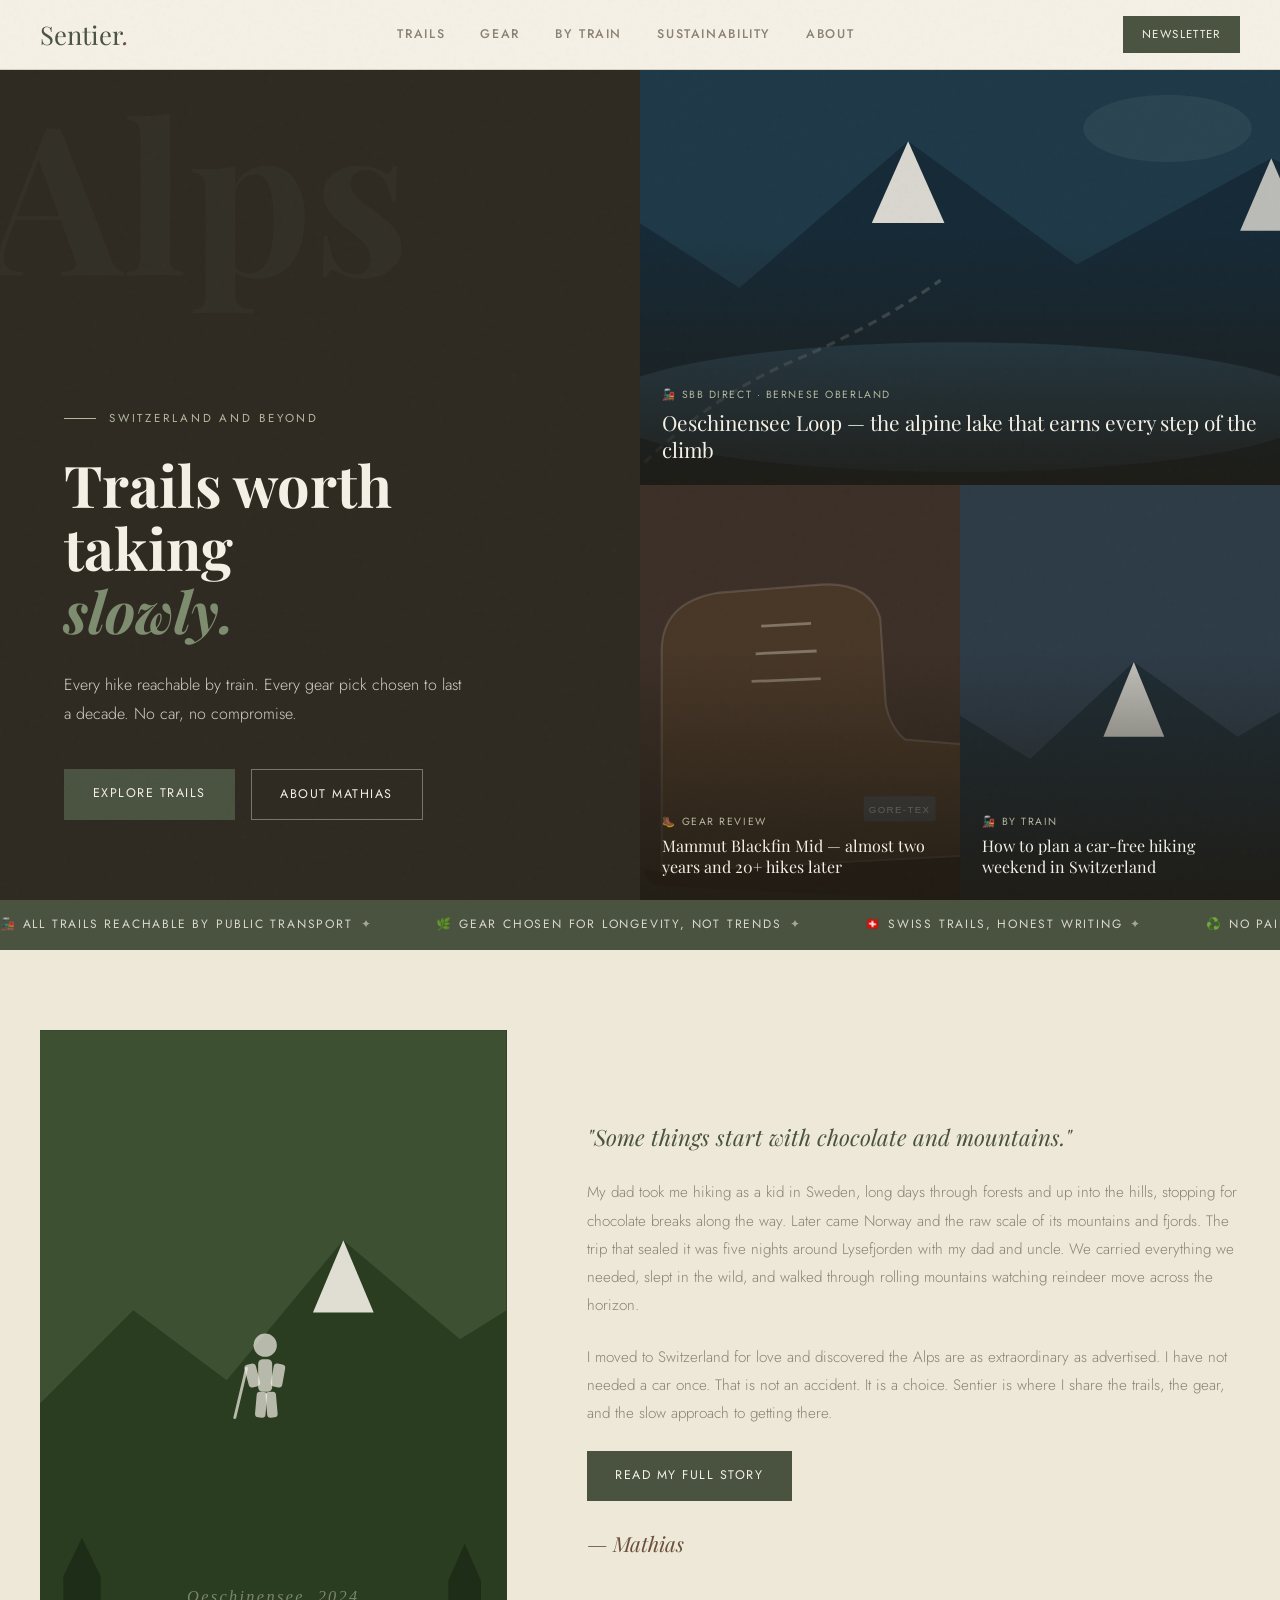
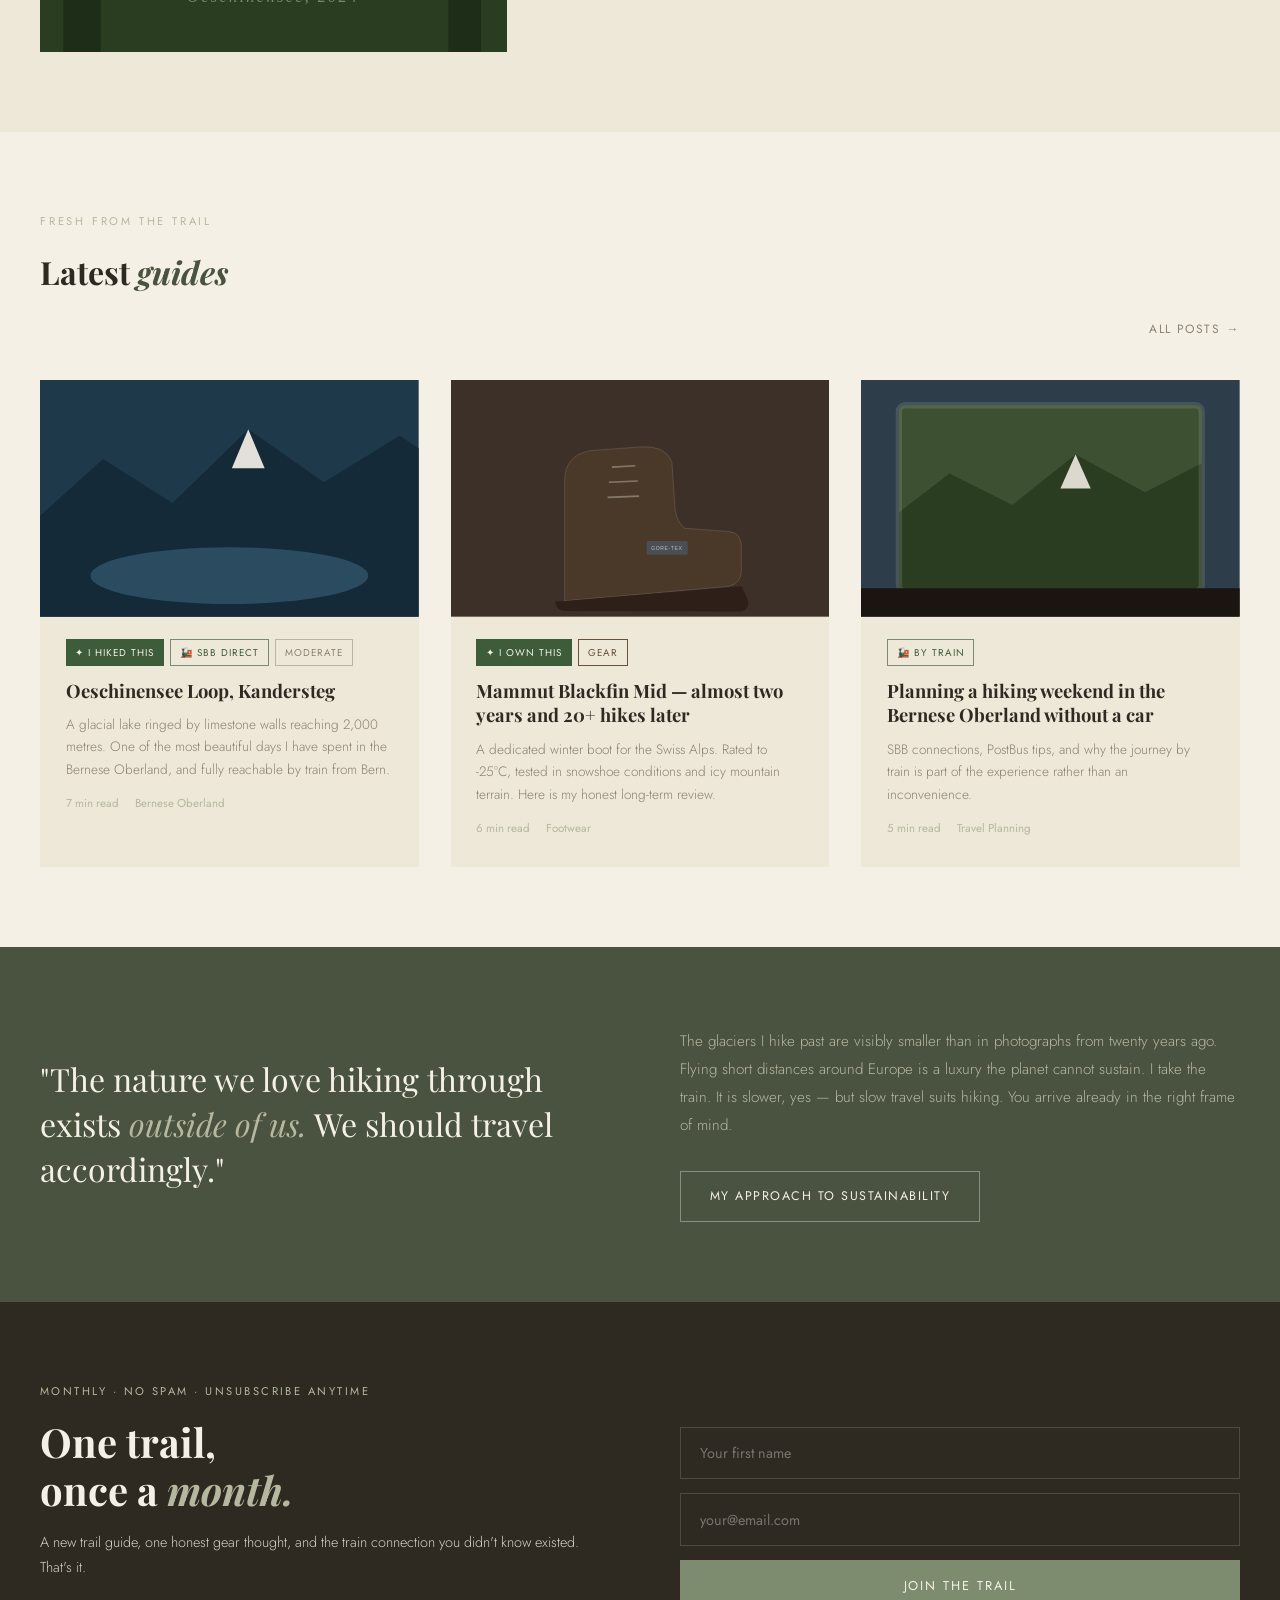
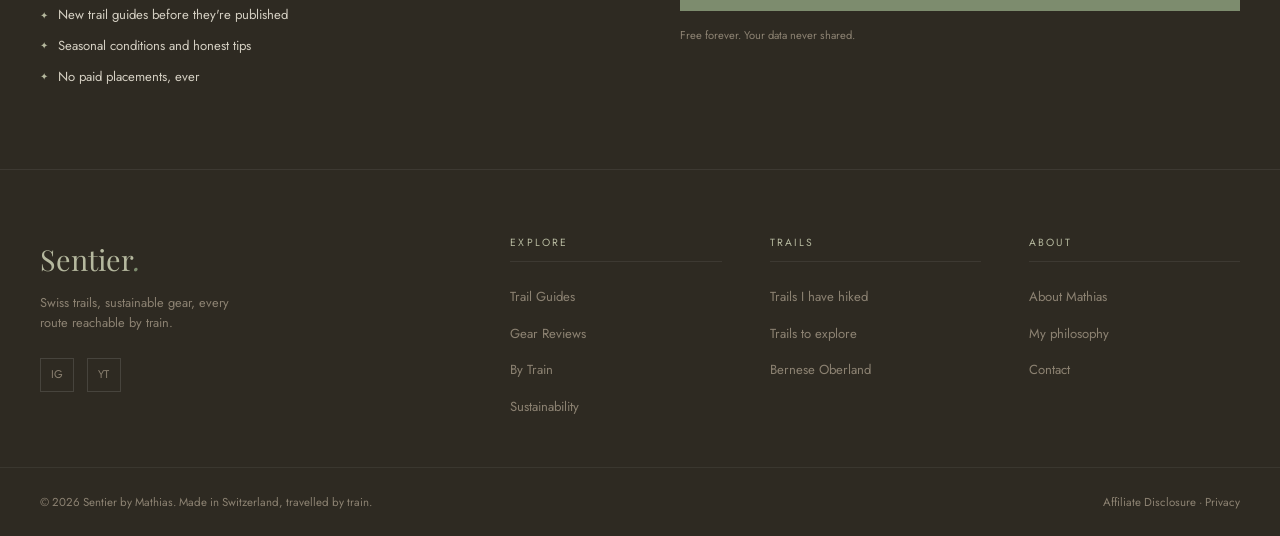
<file: index.html>
<!DOCTYPE html>
<html lang="en">
<head>
  <meta charset="UTF-8">
  <meta name="viewport" content="width=device-width, initial-scale=1.0">
  <title>Sentier — Swiss Trails, Sustainable Gear, Car-Free Travel</title>
  <meta name="description" content="Trail guides for Switzerland reachable by public transport, honest sustainable gear reviews, and slow travel by train. By Mathias.">
  <link href="https://fonts.googleapis.com/css2?family=Playfair+Display:ital,wght@0,400;0,600;0,700;1,400;1,600&family=Jost:wght@300;400;500;600&family=Libre+Baskerville:ital@0;1&display=swap" rel="stylesheet">
  <link rel="stylesheet" href="style.css">
  <style>
    /* ── HERO ── */
    .hero {
      margin-top: var(--nav-h);
      display: grid; grid-template-columns: 1fr 1fr;
      min-height: calc(100vh - var(--nav-h));
    }
    .hero-left {
      background: var(--earth); color: var(--cream);
      display: flex; flex-direction: column; justify-content: flex-end;
      padding: 5rem 4rem; position: relative; overflow: hidden;
    }
    .hero-bg-text {
      position: absolute; top: 1rem; left: -1rem;
      font-family: 'Playfair Display', serif; font-size: 13rem; font-weight: 700;
      color: rgba(255,255,255,0.025); line-height: 1;
      pointer-events: none; user-select: none;
    }
    .hero-eyebrow {
      font-family: 'Jost', sans-serif; font-size: 0.72rem;
      letter-spacing: 0.25em; text-transform: uppercase; color: var(--lichen);
      margin-bottom: 1.5rem; display: flex; align-items: center; gap: 0.8rem;
    }
    .hero-eyebrow::before { content: ''; width: 2rem; height: 1px; background: var(--lichen); }
    .hero-title {
      font-family: 'Playfair Display', serif;
      font-size: clamp(2.8rem, 4.5vw, 4.5rem); line-height: 1.1; margin-bottom: 1.8rem;
    }
    .hero-title em { font-style: italic; color: var(--sage); display: block; }
    .hero-desc {
      font-family: 'Jost', sans-serif; font-weight: 300; font-size: 1rem;
      color: var(--mist); max-width: 400px; line-height: 1.8; margin-bottom: 2.5rem;
    }
    .hero-ctas { display: flex; gap: 1rem; flex-wrap: wrap; }
    .hero-right {
      display: grid; grid-template-rows: 1fr 1fr; grid-template-columns: 1fr 1fr;
    }
    .hero-card { position: relative; overflow: hidden; cursor: pointer; }
    .hero-card svg { width: 100%; height: 100%; display: block; }
    .hero-card-overlay {
      position: absolute; inset: 0;
      background: linear-gradient(to top, rgba(30,26,18,0.88) 0%, rgba(30,26,18,0.05) 60%);
      display: flex; flex-direction: column; justify-content: flex-end; padding: 1.4rem;
      transition: background 0.3s;
    }
    .hero-card:hover .hero-card-overlay { background: linear-gradient(to top, rgba(30,26,18,0.92) 0%, rgba(30,26,18,0.15) 60%); }
    .hero-card-tag { font-family: 'Jost', sans-serif; font-size: 0.65rem; letter-spacing: 0.15em; text-transform: uppercase; color: var(--lichen); margin-bottom: 0.3rem; }
    .hero-card-title { font-family: 'Playfair Display', serif; font-size: 1rem; color: var(--cream); line-height: 1.3; }
    .hero-card:first-child { grid-column: 1 / -1; }
    .hero-card:first-child .hero-card-title { font-size: 1.3rem; }

    /* ── ABOUT STRIP ── */
    .about-strip {
      background: var(--parchment);
      padding: 5rem 2.5rem;
    }
    .about-strip-inner {
      max-width: 1300px; margin: 0 auto;
      display: grid; grid-template-columns: 1fr 1.4fr; gap: 5rem; align-items: center;
    }
    .about-portrait {
      aspect-ratio: 3/4; background: var(--earth); position: relative; overflow: hidden;
    }
    .about-portrait svg { width: 100%; height: 100%; display: block; }
    .about-content {}
    .about-intro {
      font-family: 'Playfair Display', serif; font-style: italic;
      font-size: 1.4rem; color: var(--moss); line-height: 1.5; margin-bottom: 1.5rem;
    }
    .about-text {
      font-family: 'Jost', sans-serif; font-weight: 300; font-size: 0.95rem;
      color: var(--stone); line-height: 1.85; margin-bottom: 1.5rem;
    }
    .about-sig {
      font-family: 'Playfair Display', serif; font-style: italic;
      font-size: 1.3rem; color: var(--bark); margin-top: 1.5rem;
    }

    /* ── LATEST POSTS ── */
    .latest { padding: 5rem 2.5rem; }
    .latest-inner { max-width: 1300px; margin: 0 auto; }
    .latest-header { display: flex; justify-content: space-between; align-items: flex-end; margin-bottom: 2.5rem; }
    .see-all {
      font-family: 'Jost', sans-serif; font-size: 0.75rem; letter-spacing: 0.12em;
      text-transform: uppercase; color: var(--stone); display: flex; align-items: center; gap: 0.4rem; transition: color 0.2s;
    }
    .see-all:hover { color: var(--moss); }
    .see-all::after { content: '→'; }
    .posts-grid { display: grid; grid-template-columns: repeat(3, 1fr); gap: 2rem; }
    .post-card { background: var(--parchment); cursor: pointer; transition: transform 0.25s; }
    .post-card:hover { transform: translateY(-4px); }
    .post-card-image { aspect-ratio: 16/10; overflow: hidden; }
    .post-card-image svg { width: 100%; height: 100%; display: block; transition: transform 0.4s; }
    .post-card:hover .post-card-image svg { transform: scale(1.03); }
    .post-card-body { padding: 1.4rem 1.6rem 1.8rem; }
    .post-card-tags { display: flex; gap: 0.4rem; flex-wrap: wrap; margin-bottom: 0.8rem; }
    .post-title { font-family: 'Playfair Display', serif; font-size: 1.15rem; color: var(--earth); line-height: 1.35; margin-bottom: 0.6rem; }
    .post-excerpt { font-family: 'Jost', sans-serif; font-size: 0.85rem; font-weight: 300; color: var(--stone); line-height: 1.65; margin-bottom: 0.8rem; }
    .post-meta { font-family: 'Jost', sans-serif; font-size: 0.72rem; color: var(--lichen); display: flex; gap: 1rem; }

    /* ── PHILOSOPHY TEASER ── */
    .philosophy-teaser {
      background: var(--moss); color: var(--cream);
      padding: 5rem 2.5rem;
    }
    .philosophy-inner {
      max-width: 1300px; margin: 0 auto;
      display: grid; grid-template-columns: 1fr 1fr; gap: 5rem; align-items: center;
    }
    .phil-quote {
      font-family: 'Playfair Display', serif; font-size: clamp(1.6rem, 2.5vw, 2.4rem);
      line-height: 1.4; color: var(--cream);
    }
    .phil-quote em { font-style: italic; color: var(--lichen); }
    .phil-body {
      font-family: 'Jost', sans-serif; font-weight: 300; font-size: 0.95rem;
      color: var(--lichen); line-height: 1.85; margin-bottom: 2rem;
    }
  </style>
</head>
<body>

<div id="nav-placeholder"></div>

<!-- HERO -->
<section class="hero">
  <div class="hero-left">
    <span class="hero-bg-text">Alps</span>
    <p class="hero-eyebrow">Switzerland and beyond</p>
    <h1 class="hero-title">Trails worth<br>taking <em>slowly.</em></h1>
    <p class="hero-desc">Every hike reachable by train. Every gear pick chosen to last a decade. No car, no compromise.</p>
    <div class="hero-ctas">
      <a href="trails.html" class="btn-primary">Explore Trails</a>
      <a href="about.html" class="btn-outline">About Mathias</a>
    </div>
  </div>
  <div class="hero-right">
    <div class="hero-card" onclick="location.href='oeschinensee-loop-kandersteg.html'">
      <svg viewBox="0 0 800 320" preserveAspectRatio="xMidYMid slice" xmlns="http://www.w3.org/2000/svg">
        <rect width="800" height="320" fill="#1e3a4a"/>
        <polygon points="0,320 0,185 110,90 230,168 360,55 490,150 640,68 800,138 800,320" fill="#152a38"/>
        <polygon points="360,55 332,118 388,118" fill="rgba(244,240,230,0.92)"/>
        <polygon points="640,68 616,124 664,124" fill="rgba(244,240,230,0.78)"/>
        <ellipse cx="400" cy="260" rx="280" ry="50" fill="rgba(100,160,200,0.25)"/>
        <path d="M140 320 Q200 255 270 225 Q340 195 385 162" stroke="rgba(244,240,230,0.22)" stroke-width="2.5" fill="none" stroke-dasharray="7,5"/>
        <g fill="#0e1e2a"><polygon points="28,320 28,272 44,240 60,272 60,320"/><polygon points="720,320 720,268 736,236 752,268 752,320"/></g>
        <ellipse cx="560" cy="45" rx="65" ry="26" fill="rgba(244,240,230,0.06)"/>
      </svg>
      <div class="hero-card-overlay">
        <p class="hero-card-tag">🚂 SBB Direct · Bernese Oberland</p>
        <p class="hero-card-title">Oeschinensee Loop — the alpine lake that earns every step of the climb</p>
      </div>
    </div>
    <div class="hero-card" onclick="location.href='mammut-blackfin-mid-review.html'">
      <svg viewBox="0 0 400 300" preserveAspectRatio="xMidYMid slice" xmlns="http://www.w3.org/2000/svg">
        <rect width="400" height="300" fill="#3d3028"/>
        <g transform="translate(40,20)">
          <path d="M60 260 L60 100 Q60 65 100 58 L175 52 Q210 50 218 76 L222 138 Q225 155 236 164 L298 169 Q315 170 315 192 L315 225 Q315 243 298 247 L60 260 Z" fill="#4a3828" stroke="rgba(244,240,230,0.15)" stroke-width="1.5"/>
          <path d="M60 260 L315 247 L323 264 Q328 278 315 283 L60 270 Q47 268 47 257 Z" fill="#2e2018"/>
          <line x1="132" y1="82" x2="168" y2="80" stroke="rgba(244,240,230,0.35)" stroke-width="2"/>
          <line x1="128" y1="102" x2="172" y2="100" stroke="rgba(244,240,230,0.35)" stroke-width="2"/>
          <line x1="125" y1="122" x2="175" y2="120" stroke="rgba(244,240,230,0.35)" stroke-width="2"/>
          <rect x="206" y="205" width="52" height="18" rx="2" fill="rgba(74,107,143,0.4)"/>
          <text x="232" y="217" text-anchor="middle" font-family="sans-serif" font-size="7" fill="rgba(244,240,230,0.65)" letter-spacing="1">GORE-TEX</text>
        </g>
      </svg>
      <div class="hero-card-overlay">
        <p class="hero-card-tag">🥾 Gear Review</p>
        <p class="hero-card-title">Mammut Blackfin Mid — almost two years and 20+ hikes later</p>
      </div>
    </div>
    <div class="hero-card" onclick="location.href='bytrain.html'">
      <svg viewBox="0 0 400 300" preserveAspectRatio="xMidYMid slice" xmlns="http://www.w3.org/2000/svg">
        <rect width="400" height="300" fill="#2e3d4a"/>
        <ellipse cx="200" cy="270" rx="180" ry="55" fill="rgba(74,107,143,0.4)"/>
        <polygon points="0,300 0,215 65,155 135,198 210,128 285,182 360,138 400,162 400,300" fill="#1e2d36"/>
        <polygon points="210,128 188,182 232,182" fill="rgba(244,240,230,0.82)"/>
      </svg>
      <div class="hero-card-overlay">
        <p class="hero-card-tag">🚂 By Train</p>
        <p class="hero-card-title">How to plan a car-free hiking weekend in Switzerland</p>
      </div>
    </div>
  </div>
</section>

<!-- TICKER -->
<div class="ticker">
  <div class="ticker-inner">
    <span class="ticker-item">🚂 All trails reachable by public transport <span class="ticker-dot">✦</span></span>
    <span class="ticker-item">🌿 Gear chosen for longevity, not trends <span class="ticker-dot">✦</span></span>
    <span class="ticker-item">🇨🇭 Swiss trails, honest writing <span class="ticker-dot">✦</span></span>
    <span class="ticker-item">♻️ No paid placements, ever <span class="ticker-dot">✦</span></span>
    <span class="ticker-item">🏔 Bernese Oberland and beyond <span class="ticker-dot">✦</span></span>
    <span class="ticker-item">🚂 All trails reachable by public transport <span class="ticker-dot">✦</span></span>
    <span class="ticker-item">🌿 Gear chosen for longevity, not trends <span class="ticker-dot">✦</span></span>
    <span class="ticker-item">🇨🇭 Swiss trails, honest writing <span class="ticker-dot">✦</span></span>
    <span class="ticker-item">♻️ No paid placements, ever <span class="ticker-dot">✦</span></span>
    <span class="ticker-item">🏔 Bernese Oberland and beyond <span class="ticker-dot">✦</span></span>
  </div>
</div>

<!-- ABOUT STRIP -->
<section class="about-strip">
  <div class="about-strip-inner">
    <div class="about-portrait reveal">
      <svg viewBox="0 0 400 533" xmlns="http://www.w3.org/2000/svg" style="width:100%;height:100%">
        <rect width="400" height="533" fill="#3d5032"/>
        <polygon points="0,533 0,320 80,240 160,300 260,180 360,265 400,240 400,533" fill="#2a3d20"/>
        <polygon points="260,180 234,242 286,242" fill="rgba(244,240,230,0.9)"/>
        <g fill="#1e2d18"><polygon points="20,533 20,468 36,435 52,468 52,533"/><polygon points="350,533 350,472 364,440 378,472 378,533"/></g>
        <!-- hiker silhouette -->
        <g transform="translate(175, 270)" fill="rgba(244,240,230,0.7)">
          <circle cx="18" cy="0" r="10"/>
          <rect x="12" y="12" width="12" height="28" rx="4"/>
          <rect x="2" y="16" width="10" height="20" rx="3" transform="rotate(-15,7,26)"/>
          <rect x="24" y="16" width="10" height="20" rx="3" transform="rotate(10,29,26)"/>
          <rect x="10" y="40" width="9" height="22" rx="3" transform="rotate(5,14,51)"/>
          <rect x="19" y="40" width="9" height="22" rx="3" transform="rotate(-5,24,51)"/>
          <!-- pole -->
          <line x1="2" y1="20" x2="-8" y2="62" stroke="rgba(244,240,230,0.7)" stroke-width="2.5" stroke-linecap="round"/>
        </g>
        <text x="200" y="490" text-anchor="middle" font-family="Georgia,serif" font-style="italic" font-size="14" fill="rgba(244,240,230,0.4)" letter-spacing="2">Oeschinensee, 2024</text>
      </svg>
    </div>
    <div class="about-content">
      <p class="about-intro reveal">"Some things start with chocolate and mountains."</p>
      <p class="about-text reveal">My dad took me hiking as a kid in Sweden, long days through forests and up into the hills, stopping for chocolate breaks along the way. Later came Norway and the raw scale of its mountains and fjords. The trip that sealed it was five nights around Lysefjorden with my dad and uncle. We carried everything we needed, slept in the wild, and walked through rolling mountains watching reindeer move across the horizon.</p>
      <p class="about-text reveal">I moved to Switzerland for love and discovered the Alps are as extraordinary as advertised. I have not needed a car once. That is not an accident. It is a choice. Sentier is where I share the trails, the gear, and the slow approach to getting there.</p>
      <a href="about.html" class="btn-moss reveal">Read my full story</a>
      <p class="about-sig reveal">— Mathias</p>
    </div>
  </div>
</section>

<!-- LATEST -->
<section class="latest">
  <div class="latest-inner">
    <div class="latest-header reveal">
      <div>
        <p class="section-label">Fresh from the trail</p>
        <h2 class="section-title">Latest <em>guides</em></h2>
      </div>
      <a href="trails.html" class="see-all">All posts</a>
    </div>
    <div class="posts-grid">

      <article class="post-card reveal" onclick="location.href='oeschinensee-loop-kandersteg.html'" style="cursor:pointer">
        <div class="post-card-image">
          <svg viewBox="0 0 600 375" preserveAspectRatio="xMidYMid slice" xmlns="http://www.w3.org/2000/svg">
            <rect width="600" height="375" fill="#1e3a4a"/>
            <polygon points="0,375 0,215 100,125 210,195 330,78 450,162 570,88 600,108 600,375" fill="#152a38"/>
            <polygon points="330,78 304,140 356,140" fill="rgba(244,240,230,0.92)"/>
            <ellipse cx="300" cy="310" rx="220" ry="45" fill="rgba(100,160,200,0.28)"/>
          </svg>
        </div>
        <div class="post-card-body">
          <div class="post-card-tags">
            <span class="tag hiked">✦ I hiked this</span>
            <span class="tag green">🚂 SBB Direct</span>
            <span class="tag">Moderate</span>
          </div>
          <h3 class="post-title">Oeschinensee Loop, Kandersteg</h3>
          <p class="post-excerpt">A glacial lake ringed by limestone walls reaching 2,000 metres. One of the most beautiful days I have spent in the Bernese Oberland, and fully reachable by train from Bern.</p>
          <div class="post-meta"><span>7 min read</span><span>Bernese Oberland</span></div>
        </div>
      </article>

      <article class="post-card reveal" onclick="location.href='mammut-blackfin-mid-review.html'" style="cursor:pointer">
        <div class="post-card-image">
          <svg viewBox="0 0 600 375" preserveAspectRatio="xMidYMid slice" xmlns="http://www.w3.org/2000/svg">
            <rect width="600" height="375" fill="#3d3028"/>
            <g transform="translate(100,30)">
              <path d="M80 320 L80 130 Q80 90 120 82 L200 76 Q240 73 250 100 L255 175 Q258 195 270 205 L340 210 Q360 212 360 234 L360 272 Q360 292 340 297 L80 320 Z" fill="#4a3828" stroke="rgba(244,240,230,0.15)" stroke-width="1.5"/>
              <path d="M80 320 L360 297 L370 317 Q375 332 360 337 L80 336 Q65 334 65 321 Z" fill="#2e2018"/>
              <line x1="155" y1="108" x2="192" y2="106" stroke="rgba(244,240,230,0.35)" stroke-width="2.5"/>
              <line x1="150" y1="132" x2="196" y2="130" stroke="rgba(244,240,230,0.35)" stroke-width="2.5"/>
              <line x1="148" y1="156" x2="198" y2="154" stroke="rgba(244,240,230,0.35)" stroke-width="2.5"/>
              <rect x="210" y="225" width="65" height="22" rx="2" fill="rgba(74,107,143,0.45)"/>
              <text x="242" y="240" text-anchor="middle" font-family="sans-serif" font-size="8" fill="rgba(244,240,230,0.7)" letter-spacing="1">GORE-TEX</text>
            </g>
          </svg>
        </div>
        <div class="post-card-body">
          <div class="post-card-tags">
            <span class="tag hiked">✦ I own this</span>
            <span class="tag bark">Gear</span>
          </div>
          <h3 class="post-title">Mammut Blackfin Mid — almost two years and 20+ hikes later</h3>
          <p class="post-excerpt">A dedicated winter boot for the Swiss Alps. Rated to -25°C, tested in snowshoe conditions and icy mountain terrain. Here is my honest long-term review.</p>
          <div class="post-meta"><span>6 min read</span><span>Footwear</span></div>
        </div>
      </article>

      <article class="post-card reveal" onclick="location.href='bytrain.html'" style="cursor:pointer">
        <div class="post-card-image">
          <svg viewBox="0 0 600 375" preserveAspectRatio="xMidYMid slice" xmlns="http://www.w3.org/2000/svg">
            <rect width="600" height="375" fill="#2e3d4a"/>
            <rect x="60" y="40" width="480" height="295" rx="10" fill="#3d5032"/>
            <polygon points="60,335 60,210 140,148 240,198 340,118 450,178 540,132 540,335" fill="#2a3d20"/>
            <polygon points="340,118 316,172 364,172" fill="rgba(244,240,230,0.88)"/>
            <rect x="60" y="40" width="480" height="295" rx="10" fill="none" stroke="rgba(244,240,230,0.12)" stroke-width="10"/>
            <rect x="0" y="330" width="600" height="45" fill="#1a1510"/>
          </svg>
        </div>
        <div class="post-card-body">
          <div class="post-card-tags">
            <span class="tag green">🚂 By Train</span>
          </div>
          <h3 class="post-title">Planning a hiking weekend in the Bernese Oberland without a car</h3>
          <p class="post-excerpt">SBB connections, PostBus tips, and why the journey by train is part of the experience rather than an inconvenience.</p>
          <div class="post-meta"><span>5 min read</span><span>Travel Planning</span></div>
        </div>
      </article>

    </div>
  </div>
</section>

<!-- PHILOSOPHY TEASER -->
<section class="philosophy-teaser">
  <div class="philosophy-inner">
    <div class="phil-quote reveal">"The nature we love hiking through exists <em>outside of us.</em> We should travel accordingly."</div>
    <div>
      <p class="phil-body reveal">The glaciers I hike past are visibly smaller than in photographs from twenty years ago. Flying short distances around Europe is a luxury the planet cannot sustain. I take the train. It is slower, yes — but slow travel suits hiking. You arrive already in the right frame of mind.</p>
      <a href="sustainability.html" class="btn-outline reveal">My approach to sustainability</a>
    </div>
  </div>
</section>

<div id="footer-placeholder"></div>

<script src="shared.js"></script>
<script>
  document.getElementById('nav-placeholder').innerHTML = getNavHTML('home');
  document.getElementById('footer-placeholder').innerHTML = getFooterHTML();
  document.addEventListener('DOMContentLoaded', () => { initReveal(); initNewsletter(); });
</script>
</body>
</html>
</file>
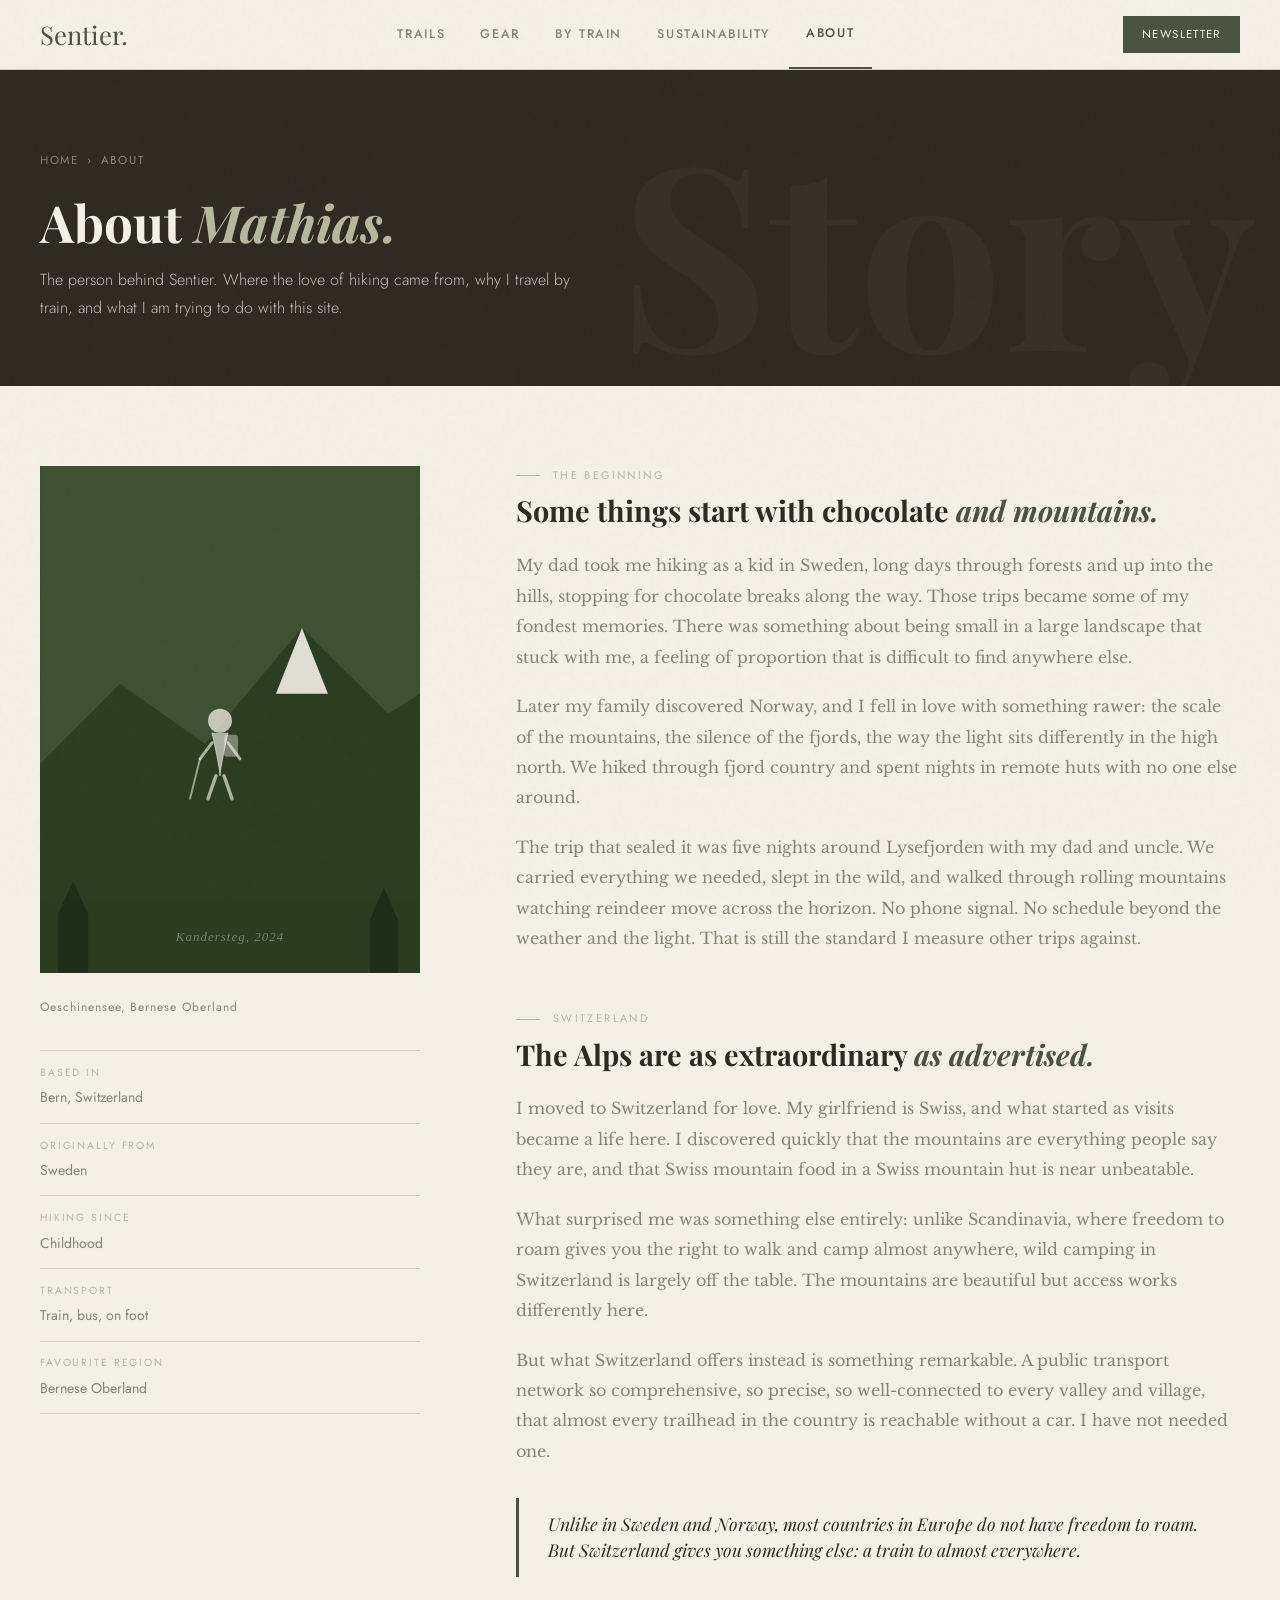
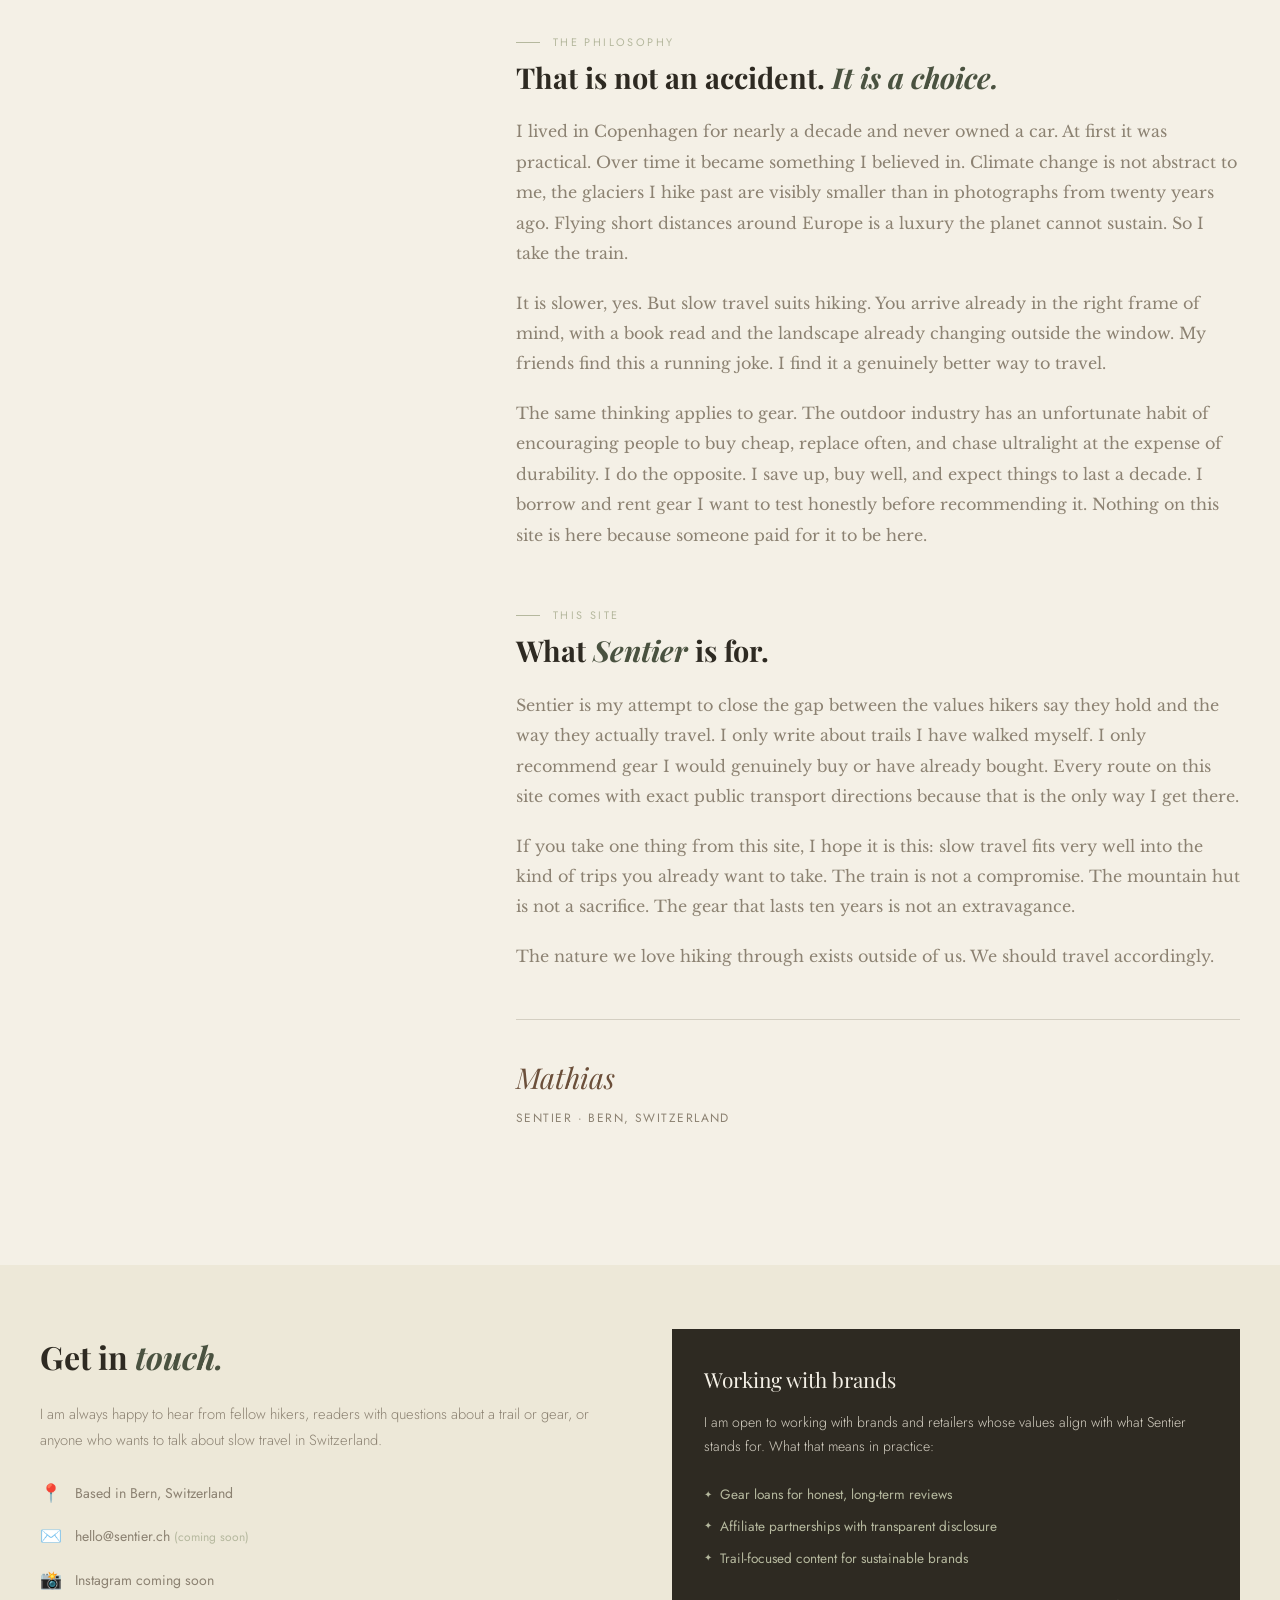
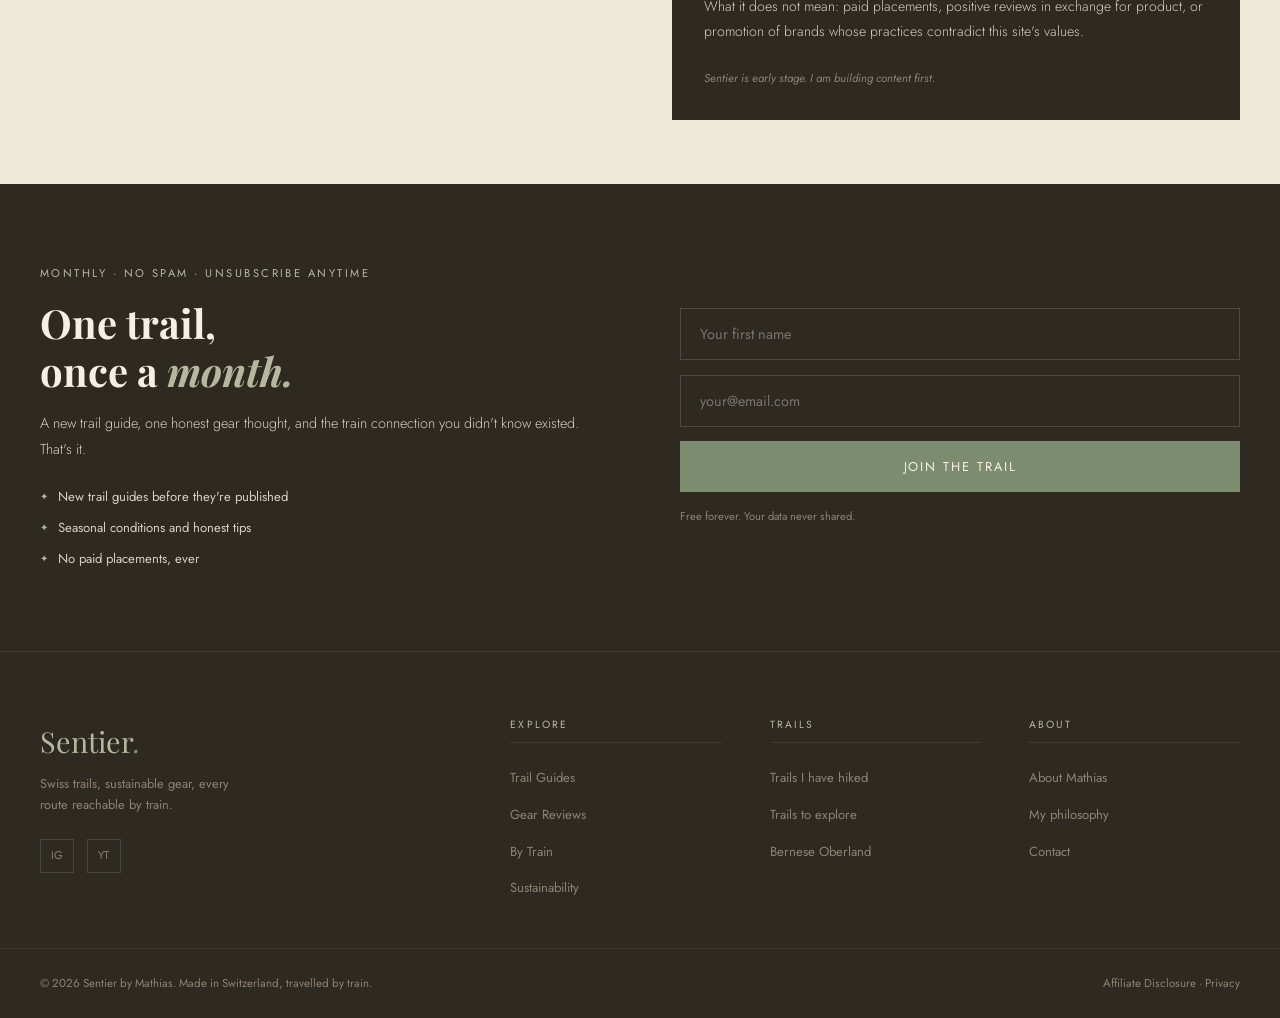
<file: about.html>
<!DOCTYPE html>
<html lang="en">
<head>
  <meta charset="UTF-8">
  <meta name="viewport" content="width=device-width, initial-scale=1.0">
  <title>About Mathias — Sentier</title>
  <meta name="description" content="The story behind Sentier. Mathias on growing up hiking in Sweden and Norway, moving to Switzerland, and why he travels entirely by public transport.">
  <link href="https://fonts.googleapis.com/css2?family=Playfair+Display:ital,wght@0,400;0,600;0,700;1,400;1,600&family=Jost:wght@300;400;500;600&family=Libre+Baskerville:ital@0;1&display=swap" rel="stylesheet">
  <link rel="stylesheet" href="style.css">
  <style>
    .page-hero { background: var(--earth); }

    /* STORY SECTION */
    .about-story {
      max-width: 1300px; margin: 0 auto; padding: 5rem 2.5rem;
      display: grid; grid-template-columns: 380px 1fr; gap: 6rem; align-items: start;
    }
    .about-portrait-col { position: sticky; top: calc(var(--nav-h) + 2rem); }
    .about-portrait {
      aspect-ratio: 3/4; background: var(--earth); overflow: hidden; margin-bottom: 1.5rem;
    }
    .about-portrait svg { width: 100%; height: 100%; display: block; }
    .portrait-caption { font-family: 'Jost', sans-serif; font-size: 0.75rem; color: var(--stone); letter-spacing: 0.08em; }
    .about-quick { display: flex; flex-direction: column; gap: 0; margin-top: 2rem; border-top: 1px solid var(--mist); }
    .about-quick-item { display: flex; flex-direction: column; padding: 0.8rem 0; border-bottom: 1px solid var(--mist); }
    .about-quick-label { font-family: 'Jost', sans-serif; font-size: 0.65rem; letter-spacing: 0.18em; text-transform: uppercase; color: var(--lichen); margin-bottom: 0.2rem; }
    .about-quick-value { font-family: 'Jost', sans-serif; font-size: 0.88rem; color: var(--stone); }

    /* STORY TEXT */
    .about-text-col {}
    .about-chapter { margin-bottom: 3.5rem; }
    .about-chapter-eyebrow { font-family: 'Jost', sans-serif; font-size: 0.68rem; letter-spacing: 0.22em; text-transform: uppercase; color: var(--lichen); margin-bottom: 0.5rem; display: flex; align-items: center; gap: 0.8rem; }
    .about-chapter-eyebrow::before { content: ''; width: 1.5rem; height: 1px; background: var(--lichen); }
    .about-chapter-title { font-family: 'Playfair Display', serif; font-size: 1.8rem; color: var(--earth); line-height: 1.2; margin-bottom: 1.4rem; }
    .about-chapter-title em { font-style: italic; color: var(--moss); }
    .about-para { font-family: 'Libre Baskerville', serif; font-size: 1rem; color: var(--stone); line-height: 1.9; margin-bottom: 1.2rem; }

    /* Pull quote */
    .about-pull { border-left: 3px solid var(--moss); padding: 0.8rem 1.8rem; margin: 2rem 0; }
    .about-pull p { font-family: 'Playfair Display', serif; font-style: italic; font-size: 1.1rem; color: var(--earth); line-height: 1.5; }

    /* Signature */
    .about-sig-block { margin-top: 3rem; padding-top: 2rem; border-top: 1px solid var(--mist); }
    .about-sig { font-family: 'Playfair Display', serif; font-style: italic; font-size: 1.8rem; color: var(--bark); margin-bottom: 0.3rem; }
    .about-sig-title { font-family: 'Jost', sans-serif; font-size: 0.75rem; letter-spacing: 0.12em; text-transform: uppercase; color: var(--stone); }

    /* CONTACT */
    .contact-section {
      background: var(--parchment); padding: 4rem 2.5rem;
    }
    .contact-inner { max-width: 1300px; margin: 0 auto; display: grid; grid-template-columns: 1fr 1fr; gap: 4rem; align-items: start; }
    .contact-title { font-family: 'Playfair Display', serif; font-size: 2rem; color: var(--earth); margin-bottom: 1rem; }
    .contact-title em { font-style: italic; color: var(--moss); }
    .contact-text { font-family: 'Jost', sans-serif; font-weight: 300; font-size: 0.92rem; color: var(--stone); line-height: 1.8; margin-bottom: 1.5rem; }
    .contact-items { display: flex; flex-direction: column; gap: 0.8rem; }
    .contact-item { display: flex; align-items: center; gap: 0.8rem; font-family: 'Jost', sans-serif; font-size: 0.88rem; color: var(--stone); }
    .contact-item span:first-child { font-size: 1.1rem; }
    .contact-item a { color: var(--moss); border-bottom: 1px solid var(--lichen); transition: border-color 0.2s; }
    .contact-item a:hover { border-color: var(--moss); }
    .collab-box { background: var(--earth); color: var(--cream); padding: 2rem; }
    .collab-title { font-family: 'Playfair Display', serif; font-size: 1.3rem; margin-bottom: 0.8rem; }
    .collab-text { font-family: 'Jost', sans-serif; font-weight: 300; font-size: 0.88rem; color: var(--mist); line-height: 1.75; margin-bottom: 1.5rem; }
    .collab-list { list-style: none; display: flex; flex-direction: column; gap: 0.5rem; margin-bottom: 1.5rem; }
    .collab-list li { font-family: 'Jost', sans-serif; font-size: 0.85rem; color: var(--lichen); display: flex; align-items: center; gap: 0.5rem; }
    .collab-list li::before { content: '✦'; font-size: 0.6rem; }
    .collab-note { font-family: 'Jost', sans-serif; font-size: 0.72rem; color: var(--stone); font-style: italic; }
  </style>
</head>
<body>

<div id="nav-placeholder"></div>

<!-- HERO -->
<section class="page-hero">
  <div class="page-hero-inner">
    <span class="page-hero-bg">Story</span>
    <p class="breadcrumb"><a href="index.html">Home</a> <span>›</span> About</p>
    <h1 class="page-title">About <em>Mathias.</em></h1>
    <p class="page-desc">The person behind Sentier. Where the love of hiking came from, why I travel by train, and what I am trying to do with this site.</p>
  </div>
</section>

<!-- STORY -->
<div class="about-story">

  <!-- PORTRAIT COL -->
  <div class="about-portrait-col reveal">
    <div class="about-portrait">
      <svg viewBox="0 0 380 507" xmlns="http://www.w3.org/2000/svg" style="width:100%;height:100%">
        <rect width="380" height="507" fill="#3d5032"/>
        <polygon points="0,507 0,298 80,218 165,278 262,162 348,248 380,228 380,507" fill="#2a3d20"/>
        <polygon points="262,162 236,228 288,228" fill="rgba(244,240,230,0.9)"/>
        <g fill="#1e2d18">
          <polygon points="18,507 18,448 33,416 48,448 48,507"/>
          <polygon points="330,507 330,454 344,422 358,454 358,507"/>
        </g>
        <!-- hiker silhouette more detailed -->
        <g transform="translate(158, 255)">
          <circle cx="22" cy="0" r="12" fill="rgba(244,240,230,0.75)"/>
          <!-- body -->
          <path d="M14 12 Q22 48 22 55 Q22 48 30 12" fill="rgba(244,240,230,0.65)" stroke="rgba(244,240,230,0.65)" stroke-width="1"/>
          <!-- arms -->
          <line x1="14" y1="22" x2="2" y2="38" stroke="rgba(244,240,230,0.65)" stroke-width="3" stroke-linecap="round"/>
          <line x1="30" y1="22" x2="42" y2="38" stroke="rgba(244,240,230,0.65)" stroke-width="3" stroke-linecap="round"/>
          <!-- legs -->
          <line x1="18" y1="55" x2="10" y2="78" stroke="rgba(244,240,230,0.65)" stroke-width="3.5" stroke-linecap="round"/>
          <line x1="26" y1="55" x2="34" y2="78" stroke="rgba(244,240,230,0.65)" stroke-width="3.5" stroke-linecap="round"/>
          <!-- trekking pole -->
          <line x1="2" y1="38" x2="-8" y2="78" stroke="rgba(244,240,230,0.55)" stroke-width="2" stroke-linecap="round"/>
          <!-- pack suggestion -->
          <rect x="26" y="14" width="14" height="22" rx="3" fill="rgba(244,240,230,0.4)"/>
        </g>
        <text x="190" y="475" text-anchor="middle" font-family="Georgia,serif" font-style="italic" font-size="13" fill="rgba(244,240,230,0.38)" letter-spacing="1">Kandersteg, 2024</text>
      </svg>
    </div>
    <p class="portrait-caption">Oeschinensee, Bernese Oberland</p>

    <div class="about-quick">
      <div class="about-quick-item">
        <span class="about-quick-label">Based in</span>
        <span class="about-quick-value">Bern, Switzerland</span>
      </div>
      <div class="about-quick-item">
        <span class="about-quick-label">Originally from</span>
        <span class="about-quick-value">Sweden</span>
      </div>
      <div class="about-quick-item">
        <span class="about-quick-label">Hiking since</span>
        <span class="about-quick-value">Childhood</span>
      </div>
      <div class="about-quick-item">
        <span class="about-quick-label">Transport</span>
        <span class="about-quick-value">Train, bus, on foot</span>
      </div>
      <div class="about-quick-item">
        <span class="about-quick-label">Favourite region</span>
        <span class="about-quick-value">Bernese Oberland</span>
      </div>
    </div>
  </div>

  <!-- TEXT COL -->
  <div class="about-text-col">

    <div class="about-chapter reveal">
      <p class="about-chapter-eyebrow">The beginning</p>
      <h2 class="about-chapter-title">Some things start with chocolate <em>and mountains.</em></h2>
      <p class="about-para">My dad took me hiking as a kid in Sweden, long days through forests and up into the hills, stopping for chocolate breaks along the way. Those trips became some of my fondest memories. There was something about being small in a large landscape that stuck with me, a feeling of proportion that is difficult to find anywhere else.</p>
      <p class="about-para">Later my family discovered Norway, and I fell in love with something rawer: the scale of the mountains, the silence of the fjords, the way the light sits differently in the high north. We hiked through fjord country and spent nights in remote huts with no one else around.</p>
      <p class="about-para">The trip that sealed it was five nights around Lysefjorden with my dad and uncle. We carried everything we needed, slept in the wild, and walked through rolling mountains watching reindeer move across the horizon. No phone signal. No schedule beyond the weather and the light. That is still the standard I measure other trips against.</p>
    </div>

    <div class="about-chapter reveal">
      <p class="about-chapter-eyebrow">Switzerland</p>
      <h2 class="about-chapter-title">The Alps are as extraordinary <em>as advertised.</em></h2>
      <p class="about-para">I moved to Switzerland for love. My girlfriend is Swiss, and what started as visits became a life here. I discovered quickly that the mountains are everything people say they are, and that Swiss mountain food in a Swiss mountain hut is near unbeatable.</p>
      <p class="about-para">What surprised me was something else entirely: unlike Scandinavia, where freedom to roam gives you the right to walk and camp almost anywhere, wild camping in Switzerland is largely off the table. The mountains are beautiful but access works differently here.</p>
      <p class="about-para">But what Switzerland offers instead is something remarkable. A public transport network so comprehensive, so precise, so well-connected to every valley and village, that almost every trailhead in the country is reachable without a car. I have not needed one.</p>

      <div class="about-pull">
        <p>Unlike in Sweden and Norway, most countries in Europe do not have freedom to roam. But Switzerland gives you something else: a train to almost everywhere.</p>
      </div>
    </div>

    <div class="about-chapter reveal">
      <p class="about-chapter-eyebrow">The philosophy</p>
      <h2 class="about-chapter-title">That is not an accident. <em>It is a choice.</em></h2>
      <p class="about-para">I lived in Copenhagen for nearly a decade and never owned a car. At first it was practical. Over time it became something I believed in. Climate change is not abstract to me, the glaciers I hike past are visibly smaller than in photographs from twenty years ago. Flying short distances around Europe is a luxury the planet cannot sustain. So I take the train.</p>
      <p class="about-para">It is slower, yes. But slow travel suits hiking. You arrive already in the right frame of mind, with a book read and the landscape already changing outside the window. My friends find this a running joke. I find it a genuinely better way to travel.</p>
      <p class="about-para">The same thinking applies to gear. The outdoor industry has an unfortunate habit of encouraging people to buy cheap, replace often, and chase ultralight at the expense of durability. I do the opposite. I save up, buy well, and expect things to last a decade. I borrow and rent gear I want to test honestly before recommending it. Nothing on this site is here because someone paid for it to be here.</p>
    </div>

    <div class="about-chapter reveal">
      <p class="about-chapter-eyebrow">This site</p>
      <h2 class="about-chapter-title">What <em>Sentier</em> is for.</h2>
      <p class="about-para">Sentier is my attempt to close the gap between the values hikers say they hold and the way they actually travel. I only write about trails I have walked myself. I only recommend gear I would genuinely buy or have already bought. Every route on this site comes with exact public transport directions because that is the only way I get there.</p>
      <p class="about-para">If you take one thing from this site, I hope it is this: slow travel fits very well into the kind of trips you already want to take. The train is not a compromise. The mountain hut is not a sacrifice. The gear that lasts ten years is not an extravagance.</p>
      <p class="about-para">The nature we love hiking through exists outside of us. We should travel accordingly.</p>

      <div class="about-sig-block">
        <p class="about-sig">Mathias</p>
        <p class="about-sig-title">Sentier · Bern, Switzerland</p>
      </div>
    </div>

  </div>
</div>

<!-- CONTACT -->
<section class="contact-section" id="contact">
  <div class="contact-inner">
    <div class="reveal">
      <h2 class="contact-title">Get in <em>touch.</em></h2>
      <p class="contact-text">I am always happy to hear from fellow hikers, readers with questions about a trail or gear, or anyone who wants to talk about slow travel in Switzerland.</p>
      <div class="contact-items">
        <div class="contact-item"><span>📍</span><span>Based in Bern, Switzerland</span></div>
        <div class="contact-item"><span>✉️</span><span>hello@sentier.ch <span style="color:var(--lichen);font-size:0.75rem">(coming soon)</span></span></div>
        <div class="contact-item"><span>📸</span><span>Instagram coming soon</span></div>
      </div>
    </div>
    <div class="collab-box reveal">
      <p class="collab-title">Working with brands</p>
      <p class="collab-text">I am open to working with brands and retailers whose values align with what Sentier stands for. What that means in practice:</p>
      <ul class="collab-list">
        <li>Gear loans for honest, long-term reviews</li>
        <li>Affiliate partnerships with transparent disclosure</li>
        <li>Trail-focused content for sustainable brands</li>
      </ul>
      <p class="collab-text">What it does not mean: paid placements, positive reviews in exchange for product, or promotion of brands whose practices contradict this site's values.</p>
      <p class="collab-note">Sentier is early stage. I am building content first.</p>
    </div>
  </div>
</section>

<div id="footer-placeholder"></div>

<script src="shared.js"></script>
<script>
  document.getElementById('nav-placeholder').innerHTML = getNavHTML('about');
  document.getElementById('footer-placeholder').innerHTML = getFooterHTML();
  document.addEventListener('DOMContentLoaded', () => { initReveal(); initNewsletter(); });
</script>
</body>
</html>
</file>
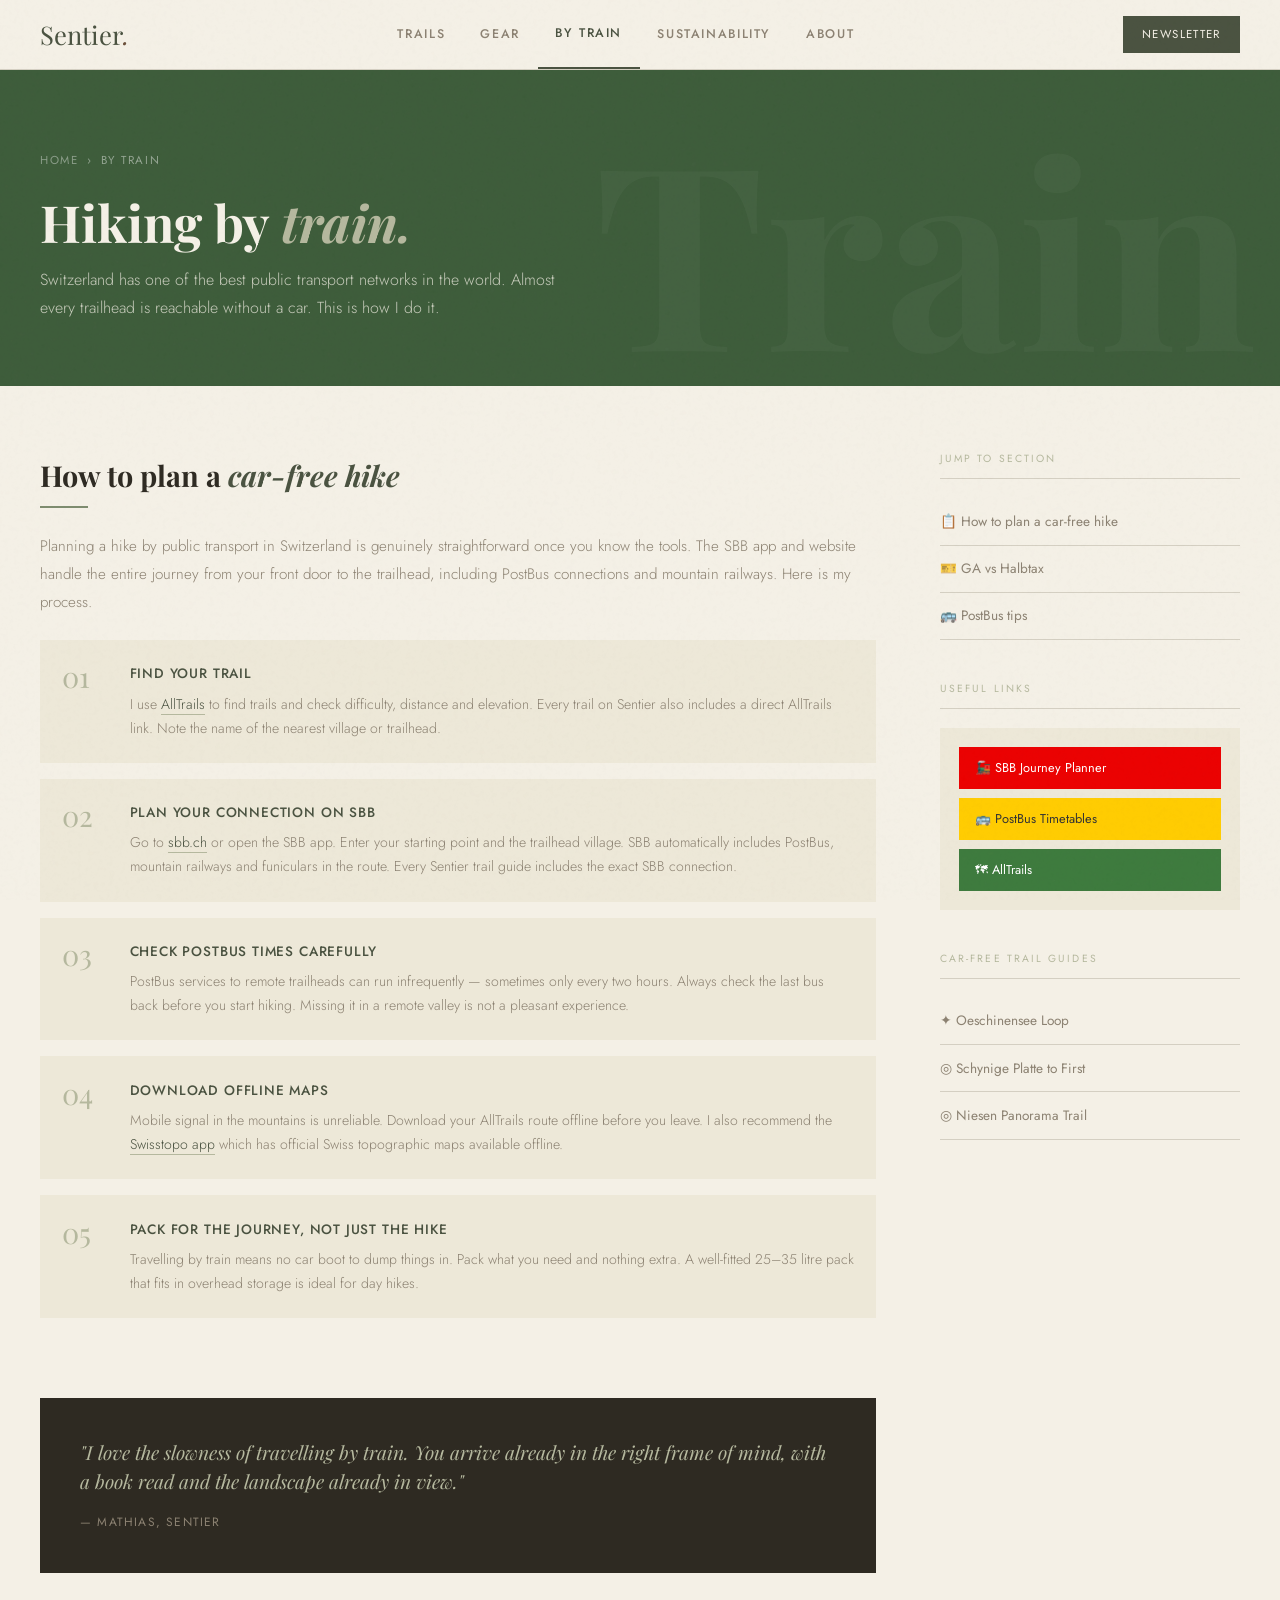
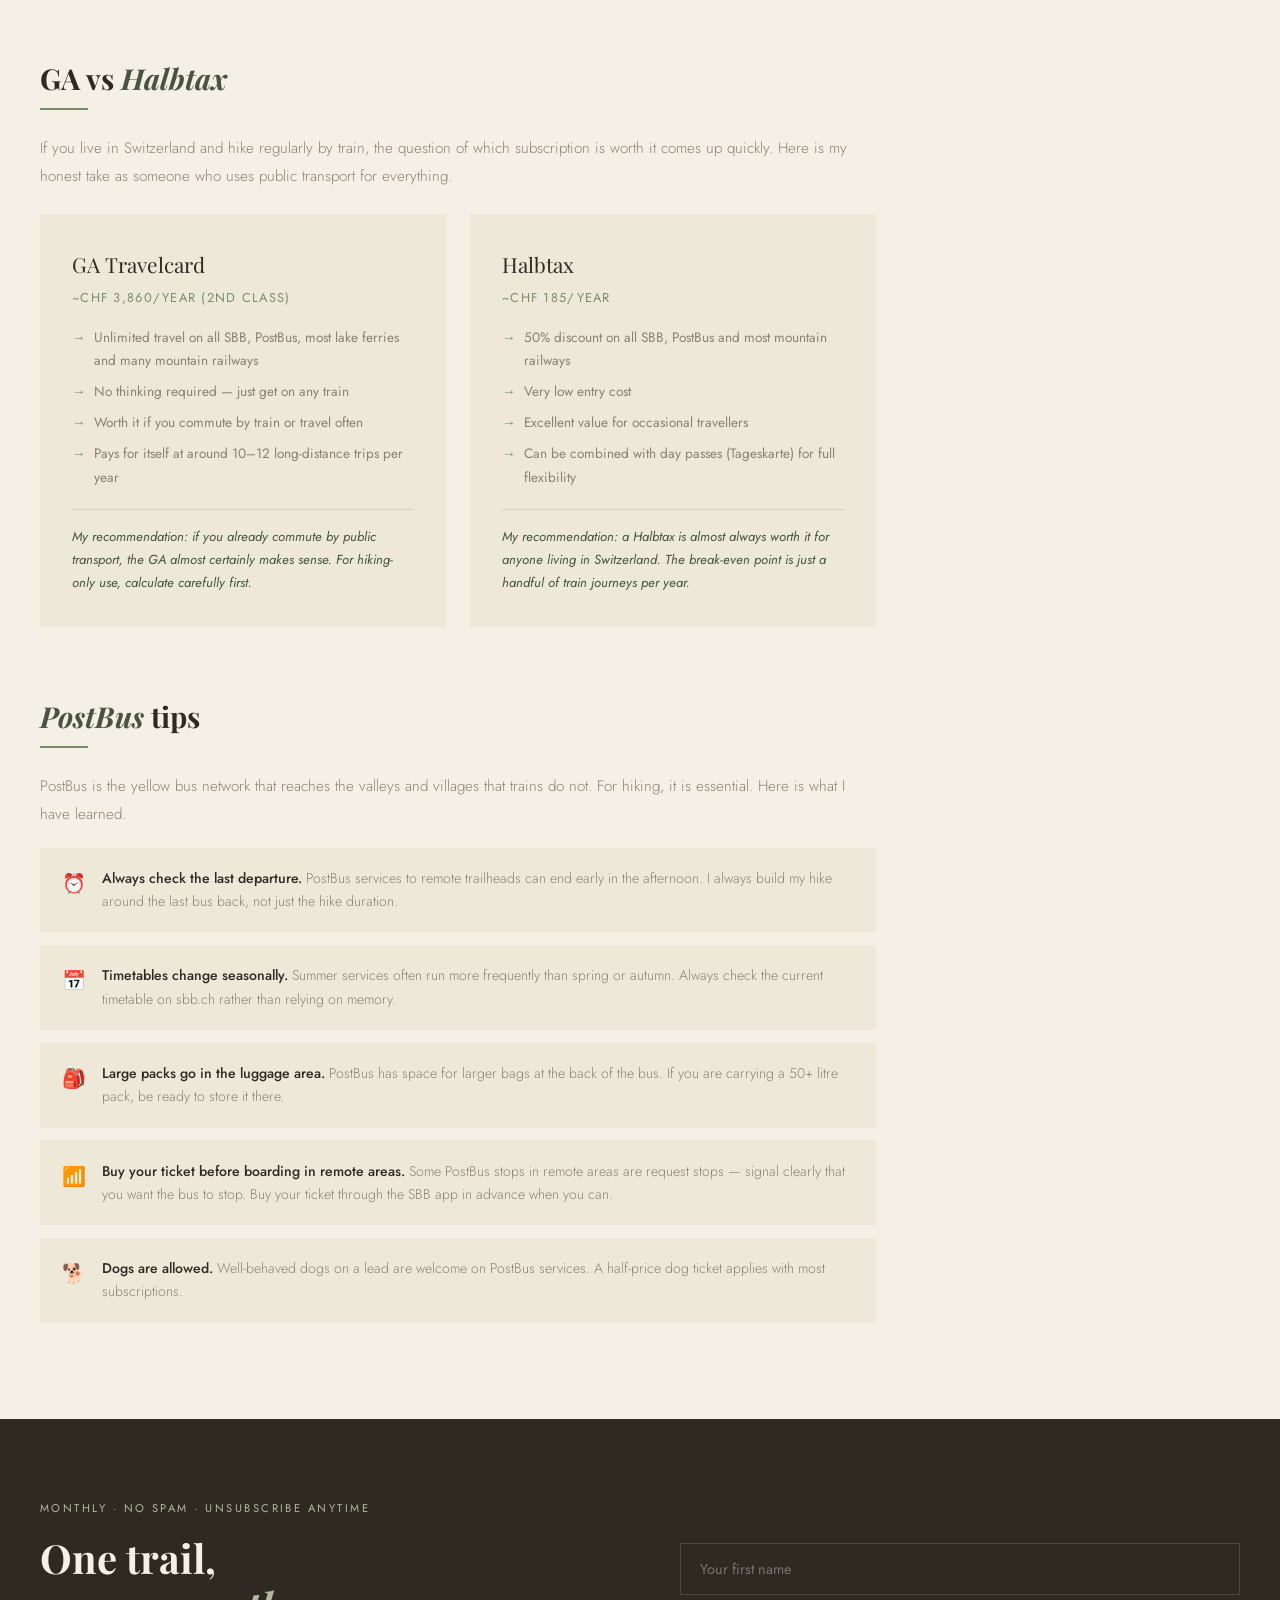
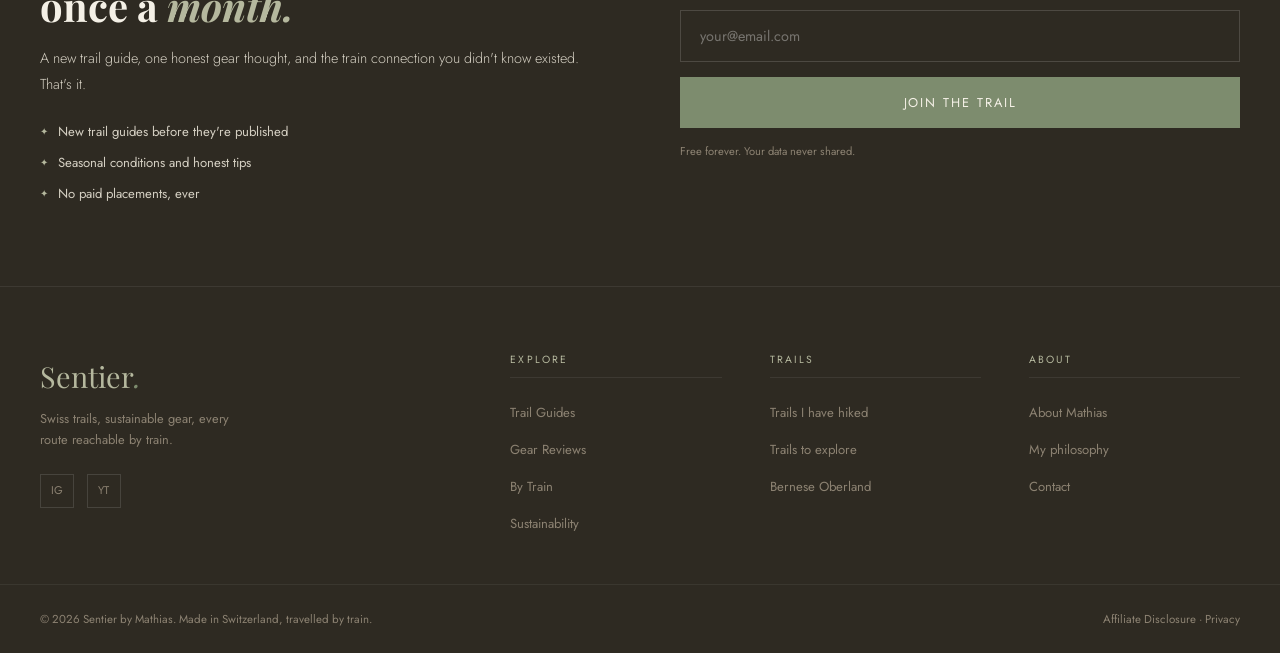
<file: bytrain.html>
<!DOCTYPE html>
<html lang="en">
<head>
  <meta charset="UTF-8">
  <meta name="viewport" content="width=device-width, initial-scale=1.0">
  <title>Hiking by Train in Switzerland — Sentier</title>
  <meta name="description" content="How to reach Swiss hiking trails by public transport. SBB tips, PostBus routes, GA and Halbtax advice. No car needed.">
  <link href="https://fonts.googleapis.com/css2?family=Playfair+Display:ital,wght@0,400;0,600;0,700;1,400;1,600&family=Jost:wght@300;400;500;600&family=Libre+Baskerville:ital@0;1&display=swap" rel="stylesheet">
  <link rel="stylesheet" href="style.css">
  <style>
    .page-hero { background: var(--fern); }

    .bt-main { max-width: 1300px; margin: 0 auto; padding: 4rem 2.5rem 6rem; display: grid; grid-template-columns: 1fr 300px; gap: 4rem; }
    .bt-content { display: flex; flex-direction: column; gap: 4rem; }

    .bt-section {}
    .bt-section-title { font-family: 'Playfair Display', serif; font-size: 1.8rem; color: var(--earth); margin-bottom: 0.3rem; }
    .bt-section-title em { font-style: italic; color: var(--moss); }
    .bt-section-line { width: 3rem; height: 2px; background: var(--sage); margin-bottom: 1.5rem; }
    .bt-body { font-family: 'Jost', sans-serif; font-weight: 300; font-size: 0.95rem; color: var(--stone); line-height: 1.85; margin-bottom: 1.2rem; }

    /* Step boxes */
    .steps { display: flex; flex-direction: column; gap: 1rem; margin-top: 1.5rem; }
    .step { display: grid; grid-template-columns: 48px 1fr; gap: 1.2rem; align-items: flex-start; background: var(--parchment); padding: 1.4rem; }
    .step-num { font-family: 'Playfair Display', serif; font-size: 1.8rem; color: var(--lichen); line-height: 1; }
    .step-content {}
    .step-title { font-family: 'Jost', sans-serif; font-size: 0.85rem; font-weight: 500; letter-spacing: 0.06em; text-transform: uppercase; color: var(--moss); margin-bottom: 0.4rem; }
    .step-text { font-family: 'Jost', sans-serif; font-weight: 300; font-size: 0.88rem; color: var(--stone); line-height: 1.7; }
    .step-text a { color: var(--moss); border-bottom: 1px solid var(--lichen); transition: border-color 0.2s; }
    .step-text a:hover { border-color: var(--moss); }

    /* Ticket comparison */
    .ticket-grid { display: grid; grid-template-columns: 1fr 1fr; gap: 1.5rem; margin-top: 1.5rem; }
    .ticket-card { background: var(--parchment); padding: 2rem; }
    .ticket-name { font-family: 'Playfair Display', serif; font-size: 1.3rem; color: var(--earth); margin-bottom: 0.3rem; }
    .ticket-price { font-family: 'Jost', sans-serif; font-size: 0.8rem; letter-spacing: 0.1em; text-transform: uppercase; color: var(--sage); margin-bottom: 1rem; }
    .ticket-pros { list-style: none; display: flex; flex-direction: column; gap: 0.45rem; }
    .ticket-pros li { font-family: 'Jost', sans-serif; font-size: 0.85rem; color: var(--stone); display: flex; gap: 0.5rem; }
    .ticket-pros li::before { content: '→'; color: var(--sage); flex-shrink: 0; }
    .ticket-verdict { font-family: 'Jost', sans-serif; font-style: italic; font-size: 0.82rem; color: var(--moss); margin-top: 1.2rem; padding-top: 1rem; border-top: 1px solid var(--mist); }

    /* Tips list */
    .tips-list { display: flex; flex-direction: column; gap: 0.8rem; margin-top: 1.2rem; }
    .tip-item { background: var(--parchment); padding: 1.2rem 1.4rem; display: flex; gap: 1rem; align-items: flex-start; }
    .tip-icon { font-size: 1.2rem; flex-shrink: 0; }
    .tip-text { font-family: 'Jost', sans-serif; font-weight: 300; font-size: 0.88rem; color: var(--stone); line-height: 1.65; }
    .tip-text strong { color: var(--earth); font-weight: 500; }

    /* Quote */
    .bt-quote { background: var(--earth); color: var(--cream); padding: 2.5rem; margin: 1rem 0; }
    .bt-quote-text { font-family: 'Playfair Display', serif; font-style: italic; font-size: 1.2rem; line-height: 1.5; color: var(--lichen); }
    .bt-quote-attr { font-family: 'Jost', sans-serif; font-size: 0.75rem; letter-spacing: 0.1em; text-transform: uppercase; color: var(--stone); margin-top: 1rem; }

    /* Sidebar */
    .quick-links { list-style: none; display: flex; flex-direction: column; gap: 0; }
    .quick-links li { border-bottom: 1px solid var(--mist); }
    .quick-links a { font-family: 'Jost', sans-serif; font-size: 0.85rem; color: var(--stone); padding: 0.7rem 0; display: flex; align-items: center; gap: 0.6rem; transition: color 0.2s, padding-left 0.2s; }
    .quick-links a:hover { color: var(--moss); padding-left: 0.3rem; }
    .ext-link-box { background: var(--parchment); padding: 1.2rem; display: flex; flex-direction: column; gap: 0.6rem; }
    .ext-link { font-family: 'Jost', sans-serif; font-size: 0.8rem; padding: 0.6rem 1rem; display: flex; align-items: center; gap: 0.5rem; transition: opacity 0.2s; }
    .ext-link:hover { opacity: 0.8; }
    .ext-link.sbb { background: #eb0000; color: #fff; }
    .ext-link.postbus { background: #ffcc00; color: #333; }
    .ext-link.alltrails { background: #3d7a3d; color: #fff; }
  </style>
</head>
<body>

<div id="nav-placeholder"></div>

<!-- HERO -->
<section class="page-hero">
  <div class="page-hero-inner">
    <span class="page-hero-bg">Train</span>
    <p class="breadcrumb"><a href="index.html">Home</a> <span>›</span> By Train</p>
    <h1 class="page-title">Hiking by <em>train.</em></h1>
    <p class="page-desc">Switzerland has one of the best public transport networks in the world. Almost every trailhead is reachable without a car. This is how I do it.</p>
  </div>
</section>

<!-- MAIN -->
<div class="bt-main">
  <div class="bt-content">

    <!-- HOW TO PLAN -->
    <div id="howto" class="bt-section reveal">
      <h2 class="bt-section-title">How to plan a <em>car-free hike</em></h2>
      <div class="bt-section-line"></div>
      <p class="bt-body">Planning a hike by public transport in Switzerland is genuinely straightforward once you know the tools. The SBB app and website handle the entire journey from your front door to the trailhead, including PostBus connections and mountain railways. Here is my process.</p>

      <div class="steps">
        <div class="step">
          <div class="step-num">01</div>
          <div class="step-content">
            <p class="step-title">Find your trail</p>
            <p class="step-text">I use <a href="https://www.alltrails.com" target="_blank" rel="noopener">AllTrails</a> to find trails and check difficulty, distance and elevation. Every trail on Sentier also includes a direct AllTrails link. Note the name of the nearest village or trailhead.</p>
          </div>
        </div>
        <div class="step">
          <div class="step-num">02</div>
          <div class="step-content">
            <p class="step-title">Plan your connection on SBB</p>
            <p class="step-text">Go to <a href="https://www.sbb.ch" target="_blank" rel="noopener">sbb.ch</a> or open the SBB app. Enter your starting point and the trailhead village. SBB automatically includes PostBus, mountain railways and funiculars in the route. Every Sentier trail guide includes the exact SBB connection.</p>
          </div>
        </div>
        <div class="step">
          <div class="step-num">03</div>
          <div class="step-content">
            <p class="step-title">Check PostBus times carefully</p>
            <p class="step-text">PostBus services to remote trailheads can run infrequently — sometimes only every two hours. Always check the last bus back before you start hiking. Missing it in a remote valley is not a pleasant experience.</p>
          </div>
        </div>
        <div class="step">
          <div class="step-num">04</div>
          <div class="step-content">
            <p class="step-title">Download offline maps</p>
            <p class="step-text">Mobile signal in the mountains is unreliable. Download your AllTrails route offline before you leave. I also recommend the <a href="https://www.swisstopo.admin.ch/en/maps-data-online/maps-geodata-online/swisstopo-app.html" target="_blank" rel="noopener">Swisstopo app</a> which has official Swiss topographic maps available offline.</p>
          </div>
        </div>
        <div class="step">
          <div class="step-num">05</div>
          <div class="step-content">
            <p class="step-title">Pack for the journey, not just the hike</p>
            <p class="step-text">Travelling by train means no car boot to dump things in. Pack what you need and nothing extra. A well-fitted 25–35 litre pack that fits in overhead storage is ideal for day hikes.</p>
          </div>
        </div>
      </div>
    </div>

    <!-- QUOTE -->
    <div class="bt-quote reveal">
      <p class="bt-quote-text">"I love the slowness of travelling by train. You arrive already in the right frame of mind, with a book read and the landscape already in view."</p>
      <p class="bt-quote-attr">— Mathias, Sentier</p>
    </div>

    <!-- GA VS HALBTAX -->
    <div id="ga" class="bt-section reveal">
      <h2 class="bt-section-title">GA vs <em>Halbtax</em></h2>
      <div class="bt-section-line"></div>
      <p class="bt-body">If you live in Switzerland and hike regularly by train, the question of which subscription is worth it comes up quickly. Here is my honest take as someone who uses public transport for everything.</p>

      <div class="ticket-grid">
        <div class="ticket-card">
          <p class="ticket-name">GA Travelcard</p>
          <p class="ticket-price">~CHF 3,860/year (2nd class)</p>
          <ul class="ticket-pros">
            <li>Unlimited travel on all SBB, PostBus, most lake ferries and many mountain railways</li>
            <li>No thinking required — just get on any train</li>
            <li>Worth it if you commute by train or travel often</li>
            <li>Pays for itself at around 10–12 long-distance trips per year</li>
          </ul>
          <p class="ticket-verdict">My recommendation: if you already commute by public transport, the GA almost certainly makes sense. For hiking-only use, calculate carefully first.</p>
        </div>
        <div class="ticket-card">
          <p class="ticket-name">Halbtax</p>
          <p class="ticket-price">~CHF 185/year</p>
          <ul class="ticket-pros">
            <li>50% discount on all SBB, PostBus and most mountain railways</li>
            <li>Very low entry cost</li>
            <li>Excellent value for occasional travellers</li>
            <li>Can be combined with day passes (Tageskarte) for full flexibility</li>
          </ul>
          <p class="ticket-verdict">My recommendation: a Halbtax is almost always worth it for anyone living in Switzerland. The break-even point is just a handful of train journeys per year.</p>
        </div>
      </div>
    </div>

    <!-- POSTBUS TIPS -->
    <div id="postbus" class="bt-section reveal">
      <h2 class="bt-section-title"><em>PostBus</em> tips</h2>
      <div class="bt-section-line"></div>
      <p class="bt-body">PostBus is the yellow bus network that reaches the valleys and villages that trains do not. For hiking, it is essential. Here is what I have learned.</p>

      <div class="tips-list">
        <div class="tip-item">
          <span class="tip-icon">⏰</span>
          <p class="tip-text"><strong>Always check the last departure.</strong> PostBus services to remote trailheads can end early in the afternoon. I always build my hike around the last bus back, not just the hike duration.</p>
        </div>
        <div class="tip-item">
          <span class="tip-icon">📅</span>
          <p class="tip-text"><strong>Timetables change seasonally.</strong> Summer services often run more frequently than spring or autumn. Always check the current timetable on sbb.ch rather than relying on memory.</p>
        </div>
        <div class="tip-item">
          <span class="tip-icon">🎒</span>
          <p class="tip-text"><strong>Large packs go in the luggage area.</strong> PostBus has space for larger bags at the back of the bus. If you are carrying a 50+ litre pack, be ready to store it there.</p>
        </div>
        <div class="tip-item">
          <span class="tip-icon">📶</span>
          <p class="tip-text"><strong>Buy your ticket before boarding in remote areas.</strong> Some PostBus stops in remote areas are request stops — signal clearly that you want the bus to stop. Buy your ticket through the SBB app in advance when you can.</p>
        </div>
        <div class="tip-item">
          <span class="tip-icon">🐕</span>
          <p class="tip-text"><strong>Dogs are allowed.</strong> Well-behaved dogs on a lead are welcome on PostBus services. A half-price dog ticket applies with most subscriptions.</p>
        </div>
      </div>
    </div>

  </div>

  <!-- SIDEBAR -->
  <aside class="sidebar">

    <div class="sidebar-widget reveal">
      <p class="widget-title">Jump to section</p>
      <ul class="quick-links">
        <li><a href="#howto">📋 How to plan a car-free hike</a></li>
        <li><a href="#ga">🎫 GA vs Halbtax</a></li>
        <li><a href="#postbus">🚌 PostBus tips</a></li>
      </ul>
    </div>

    <div class="sidebar-widget reveal">
      <p class="widget-title">Useful links</p>
      <div class="ext-link-box">
        <a href="https://www.sbb.ch" target="_blank" rel="noopener" class="ext-link sbb">🚂 SBB Journey Planner</a>
        <a href="https://www.postauto.ch" target="_blank" rel="noopener" class="ext-link postbus">🚌 PostBus Timetables</a>
        <a href="https://www.alltrails.com" target="_blank" rel="noopener" class="ext-link alltrails">🗺 AllTrails</a>
      </div>
    </div>

    <div class="sidebar-widget reveal">
      <p class="widget-title">Car-free trail guides</p>
      <ul class="widget-list">
        <li><a href="trails.html#hiked">✦ Oeschinensee Loop</a></li>
        <li><a href="trails.html#explore">◎ Schynige Platte to First</a></li>
        <li><a href="trails.html#explore">◎ Niesen Panorama Trail</a></li>
      </ul>
    </div>

  </aside>
</div>

<div id="footer-placeholder"></div>

<script src="shared.js"></script>
<script>
  document.getElementById('nav-placeholder').innerHTML = getNavHTML('bytrain');
  document.getElementById('footer-placeholder').innerHTML = getFooterHTML();
  document.addEventListener('DOMContentLoaded', () => { initReveal(); initNewsletter(); });
</script>
</body>
</html>
</file>
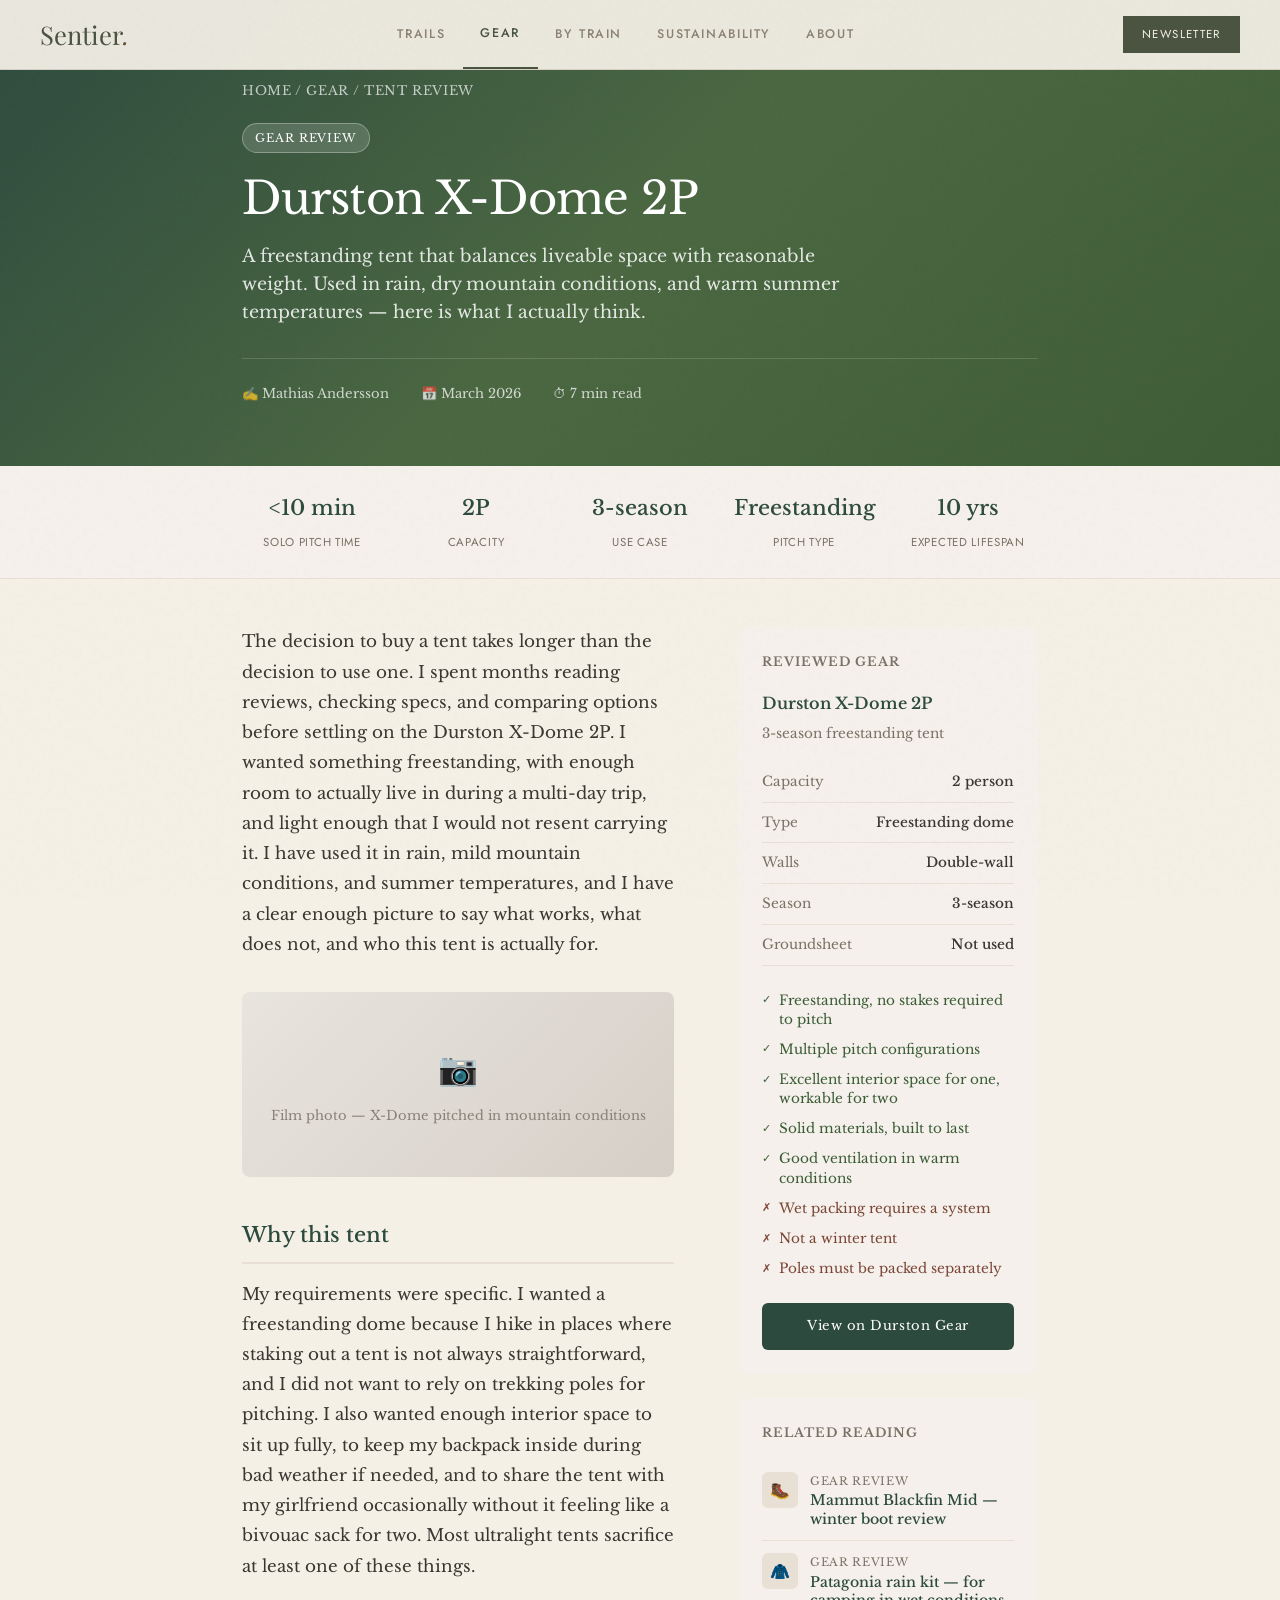
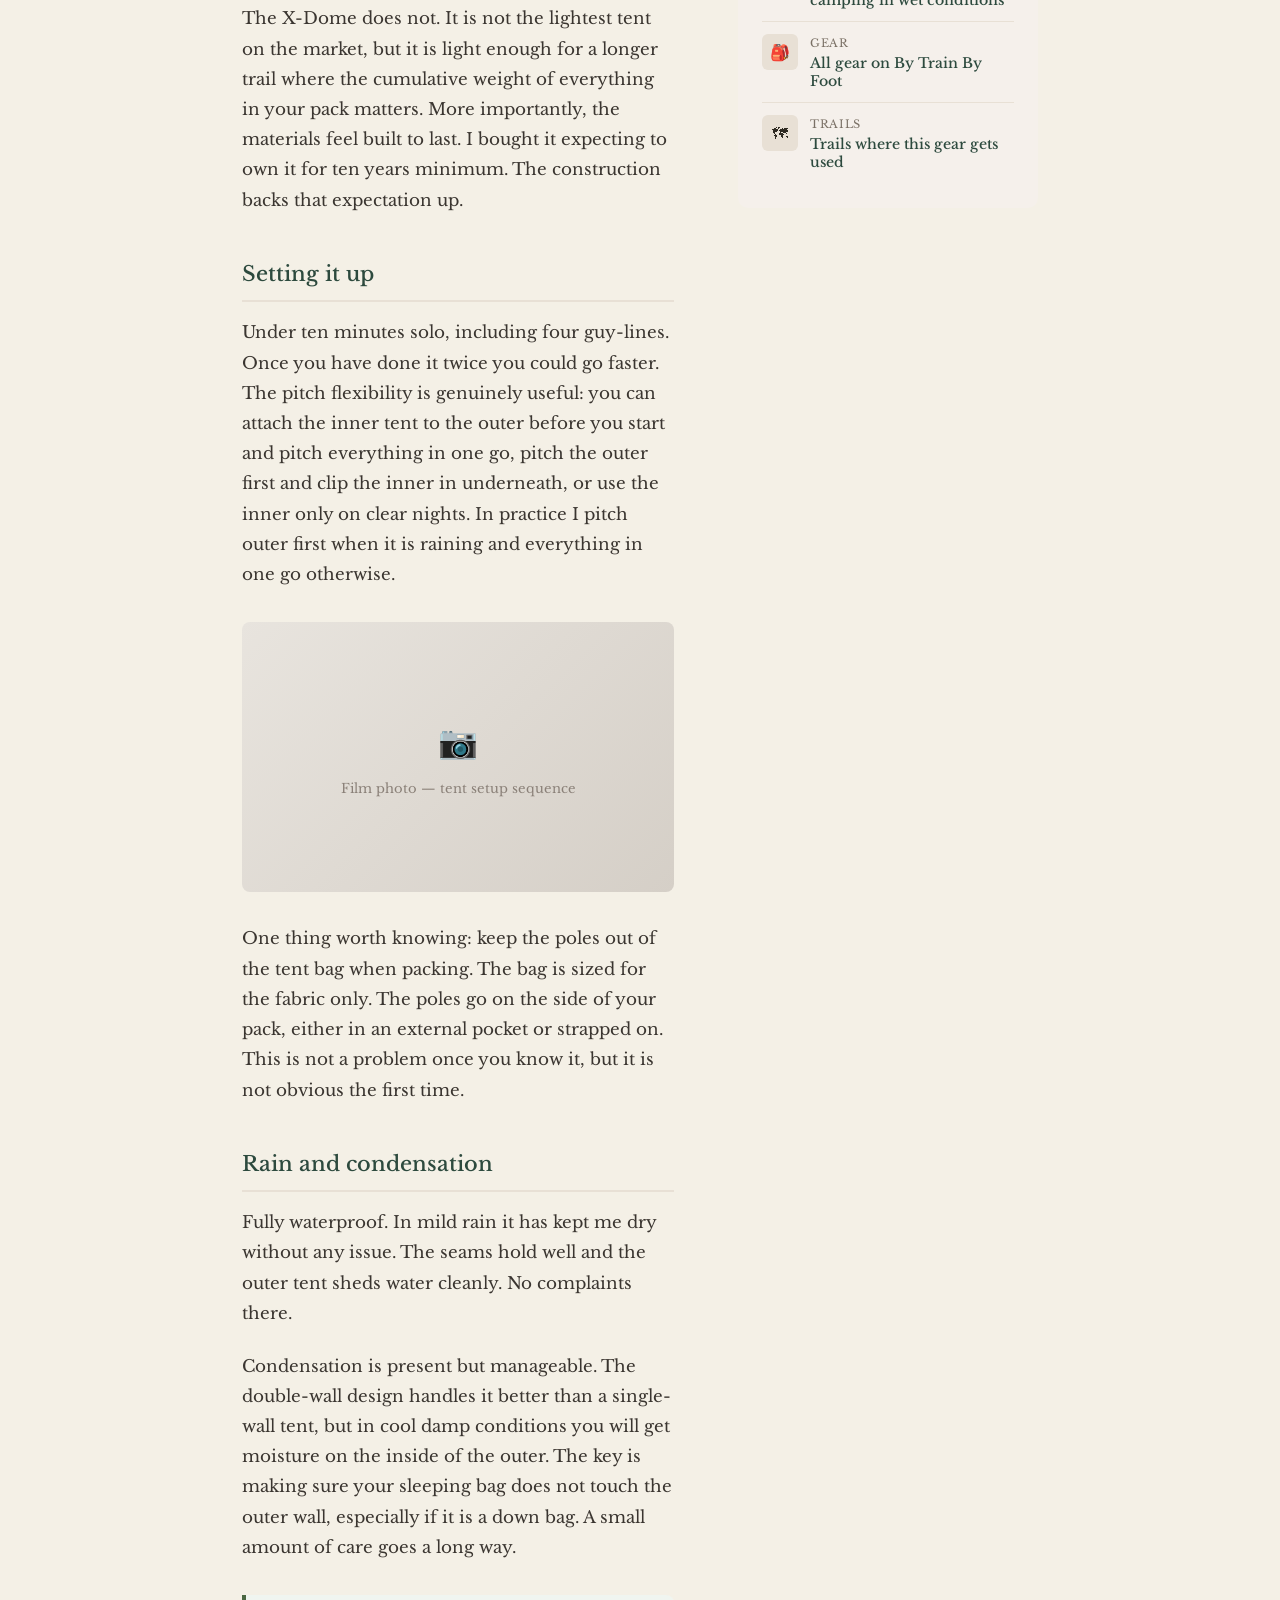
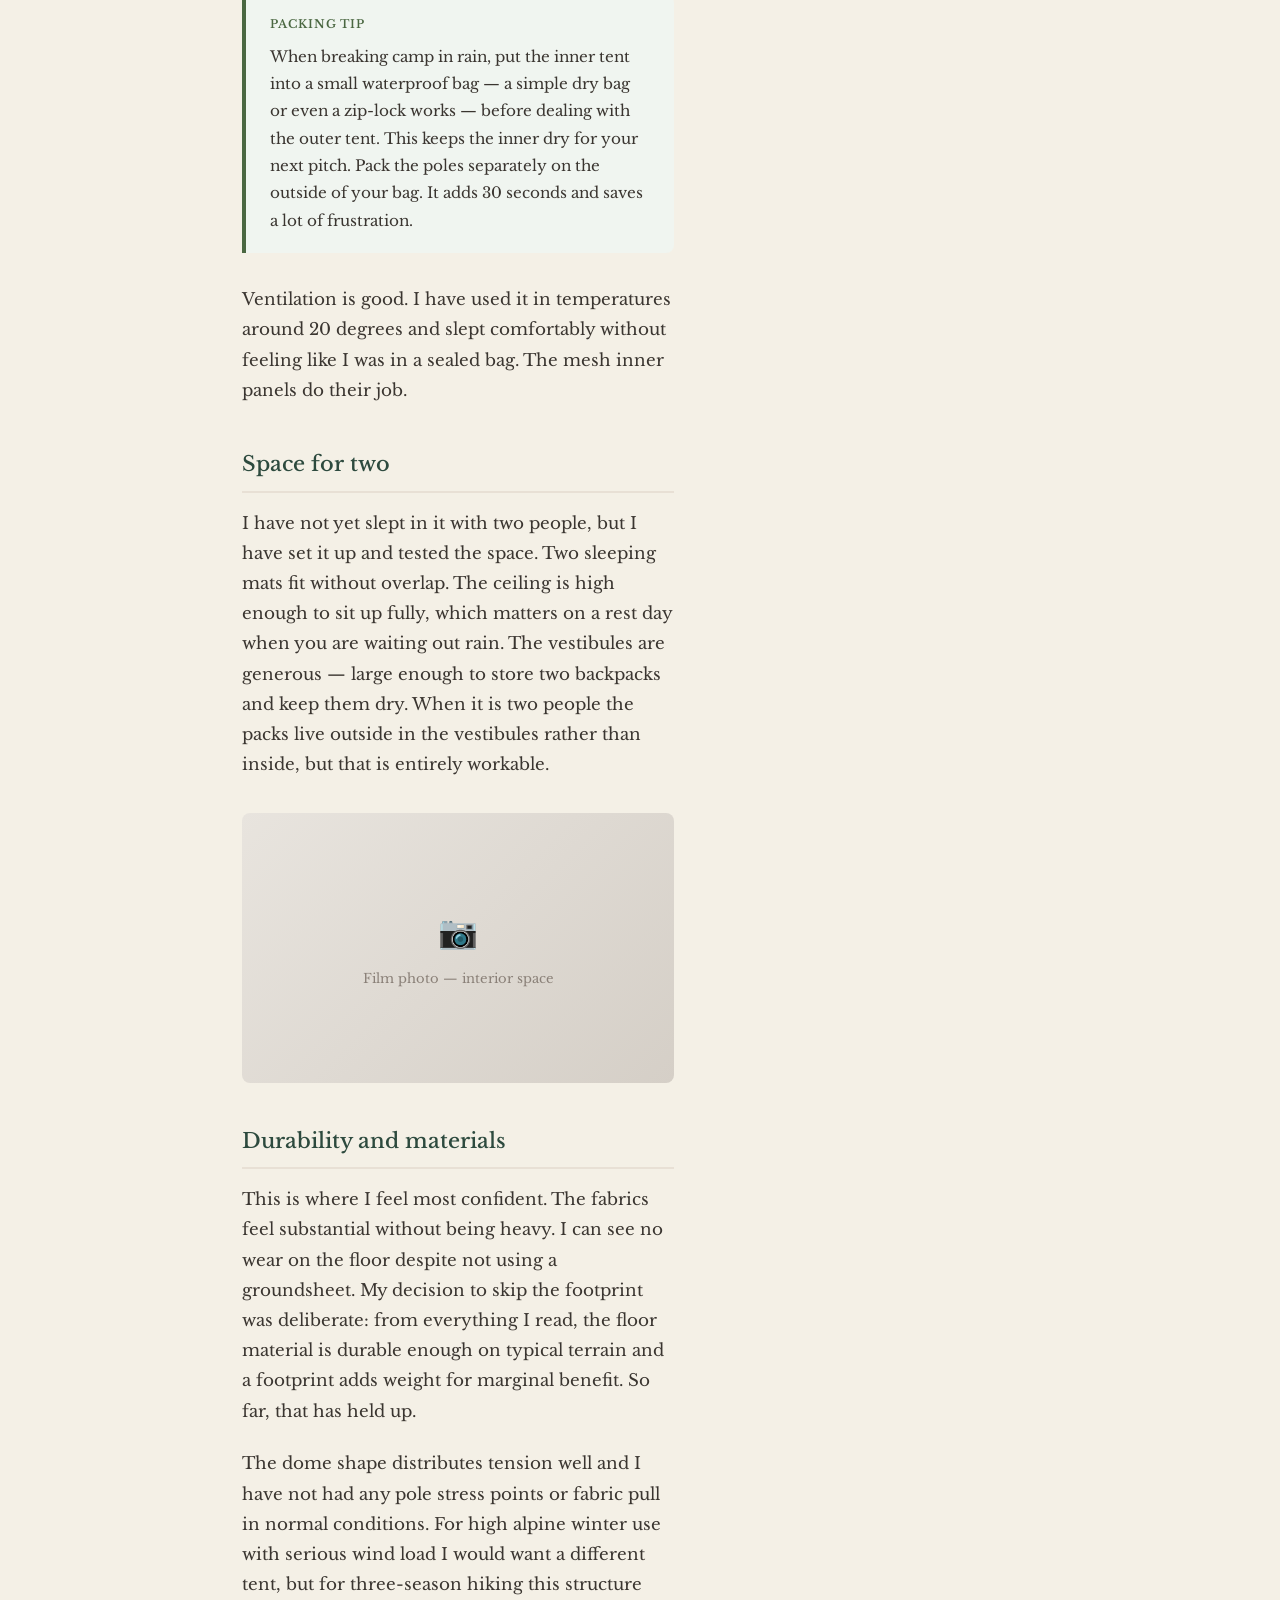
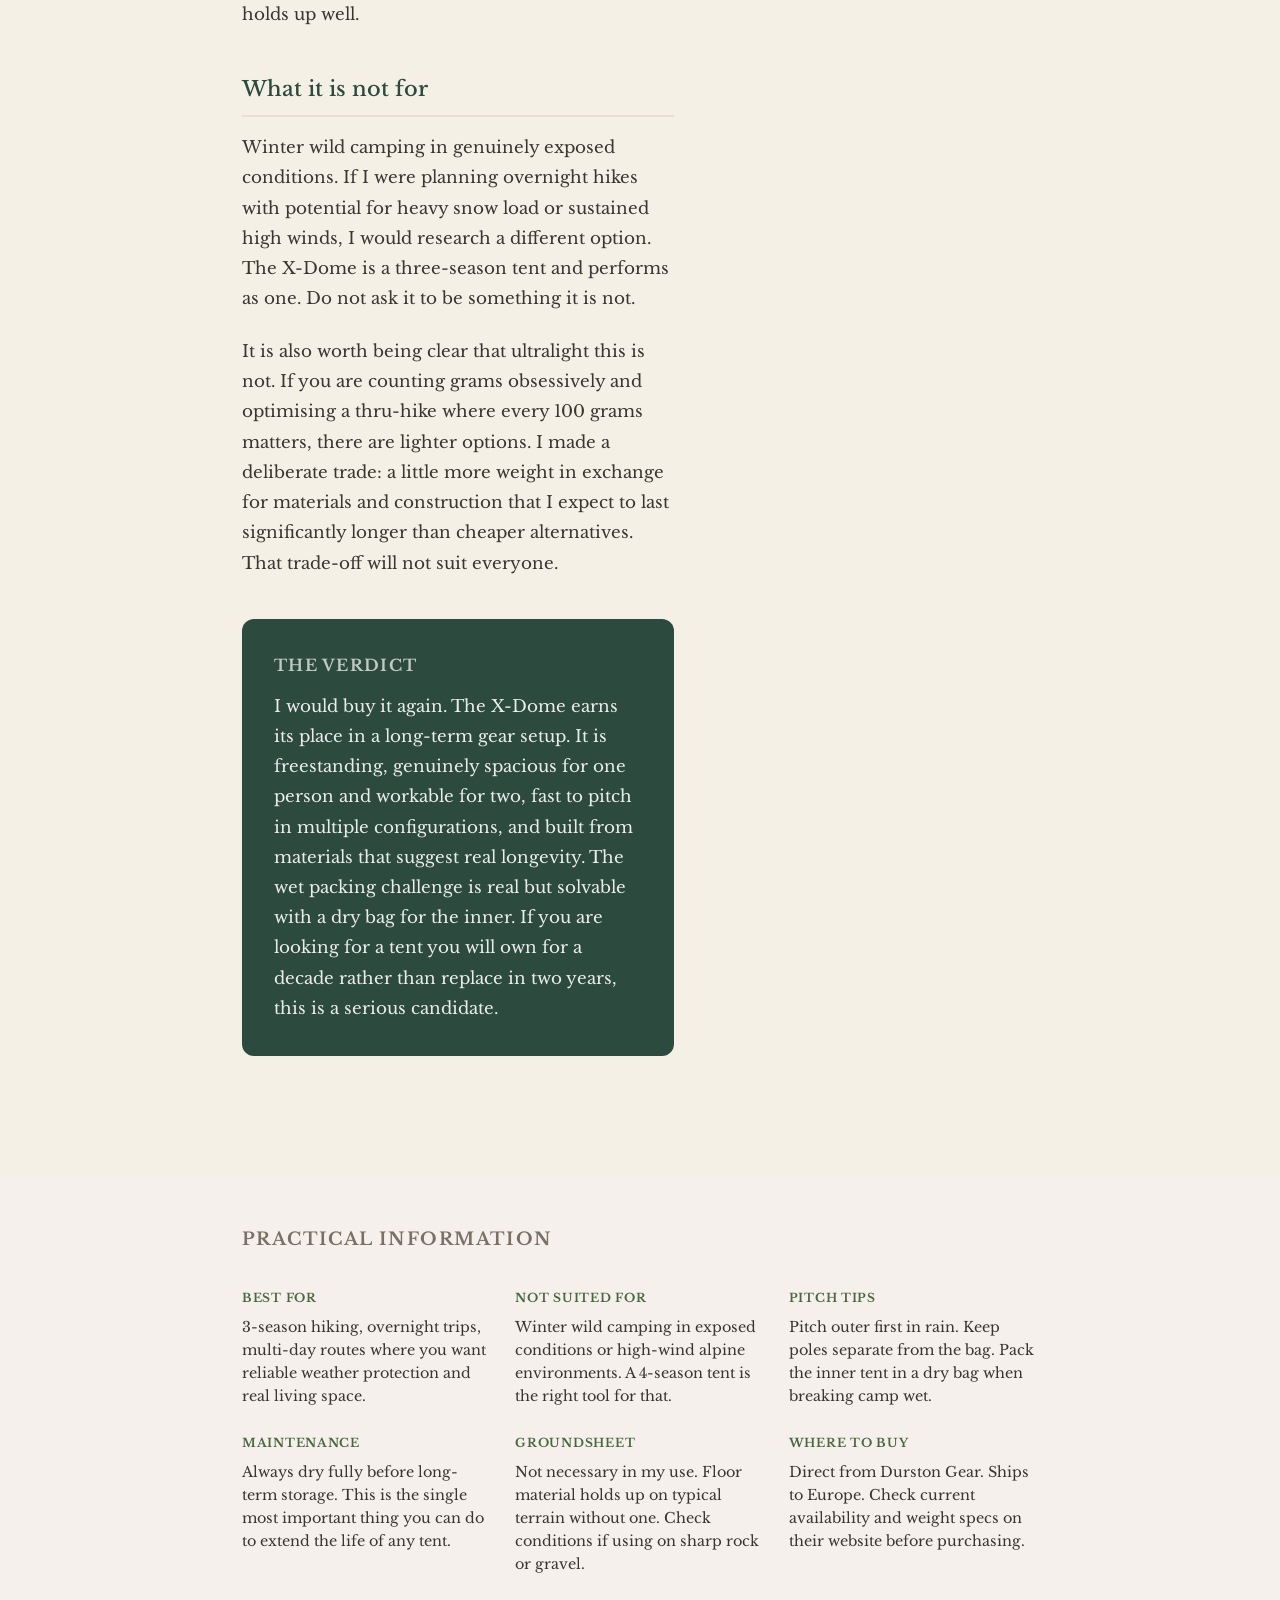
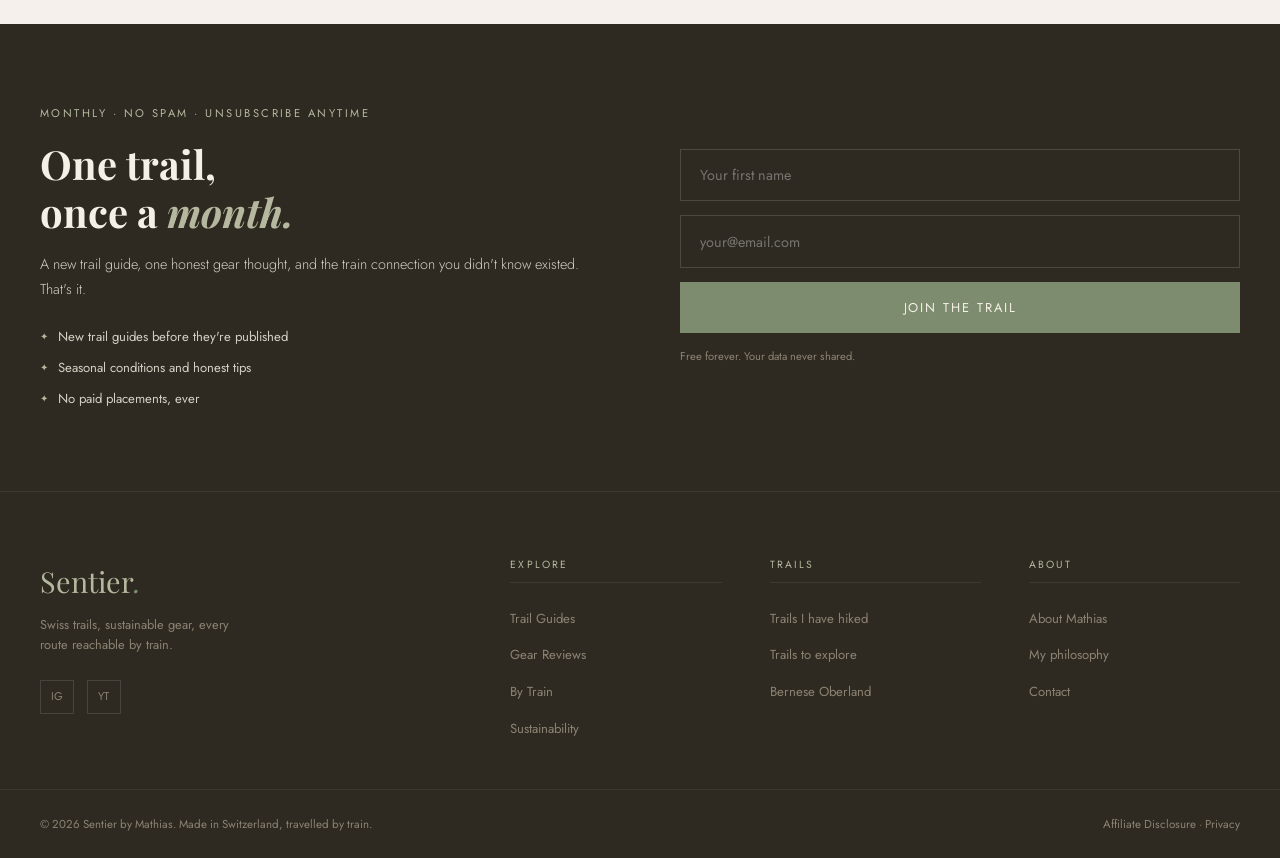
<file: durston-x-dome-2p-review.html>
<!DOCTYPE html>
<html lang="en">
<head>
  <meta charset="UTF-8">
  <meta name="viewport" content="width=device-width, initial-scale=1.0">
  <title>Durston X-Dome 2P Review | By Train By Foot</title>
  <meta name="description" content="An honest review of the Durston X-Dome 2P tent used in rain and mountain conditions. What works, what doesn't, and whether it earns a place in a long-term gear setup.">
  <link href="https://fonts.googleapis.com/css2?family=Playfair+Display:ital,wght@0,400;0,600;0,700;1,400;1,600&family=Jost:wght@300;400;500;600&family=Libre+Baskerville:ital@0;1&display=swap" rel="stylesheet">
  <link rel="stylesheet" href="style.css">
  <style>
    .article-hero {
      background: linear-gradient(135deg, #2d4a3e 0%, #4a6741 50%, #3d5c35 100%);
      padding: 80px 0 60px;
      color: white;
    }
    .article-hero-inner { max-width: 860px; margin: 0 auto; padding: 0 2rem; }
    .article-breadcrumb { font-size: 0.8rem; opacity: 0.7; margin-bottom: 1.2rem; letter-spacing: 0.05em; text-transform: uppercase; }
    .article-breadcrumb a { color: white; text-decoration: none; }
    .article-breadcrumb a:hover { opacity: 0.9; }
    .article-tag { display: inline-block; background: rgba(255,255,255,0.15); border: 1px solid rgba(255,255,255,0.3); color: white; font-size: 0.72rem; letter-spacing: 0.08em; text-transform: uppercase; padding: 4px 12px; border-radius: 20px; margin-bottom: 1.2rem; }
    .article-hero h1 { font-size: clamp(1.8rem, 4vw, 2.8rem); font-weight: 300; letter-spacing: -0.02em; line-height: 1.2; margin-bottom: 1rem; }
    .article-hero .subtitle { font-size: 1.1rem; opacity: 0.85; line-height: 1.6; max-width: 620px; font-weight: 300; }
    .article-meta { display: flex; gap: 2rem; margin-top: 2rem; padding-top: 1.5rem; border-top: 1px solid rgba(255,255,255,0.2); font-size: 0.82rem; opacity: 0.75; flex-wrap: wrap; }
    .article-meta span { display: flex; align-items: center; gap: 0.4rem; }

    .article-stats { background: #f5f0eb; border-bottom: 1px solid #e8e0d5; }
    .stats-grid { max-width: 860px; margin: 0 auto; padding: 1.5rem 2rem; display: grid; grid-template-columns: repeat(auto-fit, minmax(140px, 1fr)); gap: 1.5rem; }
    .stat-item { text-align: center; }
    .stat-value { font-size: 1.3rem; font-weight: 500; color: #2d4a3e; display: block; }
    .stat-label { font-size: 0.72rem; color: #7a7065; text-transform: uppercase; letter-spacing: 0.06em; margin-top: 0.2rem; }

    .article-body { max-width: 860px; margin: 0 auto; padding: 3rem 2rem; display: grid; grid-template-columns: 1fr 300px; gap: 4rem; align-items: start; }
    @media (max-width: 768px) { .article-body { grid-template-columns: 1fr; gap: 2rem; } }

    .article-content p { font-size: 1.05rem; line-height: 1.8; color: #3a3530; margin-bottom: 1.4rem; }
    .article-content h2 { font-size: 1.3rem; font-weight: 500; color: #2d4a3e; margin: 2.5rem 0 1rem; padding-bottom: 0.5rem; border-bottom: 2px solid #e8e0d5; }

    .image-placeholder { background: linear-gradient(135deg, #e8e4de 0%, #d5cfc7 100%); border-radius: 8px; aspect-ratio: 16/10; display: flex; flex-direction: column; align-items: center; justify-content: center; margin: 2rem 0; color: #8a8078; }
    .image-placeholder .icon { font-size: 2rem; margin-bottom: 0.5rem; }
    .image-placeholder .label { font-size: 0.82rem; }
    .image-placeholder.wide { aspect-ratio: 21/9; }

    .tip-box { background: #f0f5f0; border-left: 4px solid #4a6741; border-radius: 0 8px 8px 0; padding: 1.2rem 1.5rem; margin: 2rem 0; }
    .tip-box .tip-label { font-size: 0.72rem; text-transform: uppercase; letter-spacing: 0.08em; color: #4a6741; font-weight: 600; margin-bottom: 0.5rem; }
    .tip-box p { margin: 0; font-size: 0.95rem !important; color: #3a3530; }

    .verdict-box { background: #2d4a3e; color: white; border-radius: 12px; padding: 2rem; margin: 2.5rem 0; }
    .verdict-box h3 { color: white !important; margin-top: 0 !important; font-size: 1rem; text-transform: uppercase; letter-spacing: 0.08em; opacity: 0.7; margin-bottom: 0.8rem !important; }
    .verdict-box p { color: rgba(255,255,255,0.9) !important; margin-bottom: 0 !important; }

    .article-sidebar { position: sticky; top: 100px; }
    .sidebar-card { background: #f5f0eb; border-radius: 10px; padding: 1.5rem; margin-bottom: 1.5rem; }
    .sidebar-card h4 { font-size: 0.78rem; text-transform: uppercase; letter-spacing: 0.08em; color: #7a7065; margin-bottom: 1rem; }
    .sidebar-card .gear-name { font-size: 1rem; font-weight: 600; color: #2d4a3e; margin-bottom: 0.3rem; }
    .sidebar-card .gear-sub { font-size: 0.85rem; color: #7a7065; margin-bottom: 1rem; }
    .sidebar-spec { display: flex; justify-content: space-between; align-items: center; padding: 0.5rem 0; border-bottom: 1px solid #e8e0d5; font-size: 0.85rem; }
    .sidebar-spec:last-of-type { border-bottom: none; }
    .sidebar-spec .spec-label { color: #7a7065; }
    .sidebar-spec .spec-value { font-weight: 500; color: #3a3530; }

    .pros-cons { margin-top: 1.2rem; }
    .pros-cons .pro, .pros-cons .con { font-size: 0.85rem; padding: 0.35rem 0; display: flex; align-items: flex-start; gap: 0.5rem; line-height: 1.4; }
    .pros-cons .pro { color: #3a5c35; }
    .pros-cons .con { color: #7a4535; }
    .pros-cons .dot { flex-shrink: 0; margin-top: 0.1rem; font-size: 0.7rem; }

    .sidebar-link { display: block; text-align: center; background: #2d4a3e; color: white; text-decoration: none; padding: 0.75rem; border-radius: 6px; font-size: 0.82rem; letter-spacing: 0.04em; margin-top: 1.2rem; transition: background 0.2s; }
    .sidebar-link:hover { background: #4a6741; }

    .related-card { display: flex; gap: 0.75rem; align-items: flex-start; padding: 0.75rem 0; border-bottom: 1px solid #e8e0d5; text-decoration: none; }
    .related-card:last-child { border-bottom: none; }
    .related-card .rc-type { font-size: 0.7rem; text-transform: uppercase; letter-spacing: 0.06em; color: #7a7065; }
    .related-card .rc-title { font-size: 0.88rem; color: #2d4a3e; font-weight: 500; line-height: 1.3; }
    .related-icon { width: 36px; height: 36px; background: #e8e0d5; border-radius: 6px; display: flex; align-items: center; justify-content: center; flex-shrink: 0; font-size: 1rem; }

    .practical-grid { background: #f5f0eb; padding: 3rem 0; margin-top: 2rem; }
    .practical-inner { max-width: 860px; margin: 0 auto; padding: 0 2rem; }
    .practical-inner h2 { font-size: 1.1rem; text-transform: uppercase; letter-spacing: 0.08em; color: #7a7065; margin-bottom: 2rem; }
    .practical-cells { display: grid; grid-template-columns: repeat(auto-fit, minmax(200px, 1fr)); gap: 1.5rem; }
    .practical-cell h4 { font-size: 0.75rem; text-transform: uppercase; letter-spacing: 0.06em; color: #4a6741; margin-bottom: 0.5rem; }
    .practical-cell p { font-size: 0.9rem; color: #3a3530; line-height: 1.6; }
  </style>
</head>
<body>

<div id="nav-placeholder"></div>

<section class="article-hero">
  <div class="article-hero-inner">
    <div class="article-breadcrumb"><a href="index.html">Home</a> / <a href="gear.html">Gear</a> / Tent Review</div>
    <div class="article-tag">Gear Review</div>
    <h1>Durston X-Dome 2P</h1>
    <p class="subtitle">A freestanding tent that balances liveable space with reasonable weight. Used in rain, dry mountain conditions, and warm summer temperatures — here is what I actually think.</p>
    <div class="article-meta">
      <span>✍ Mathias Andersson</span>
      <span>📅 March 2026</span>
      <span>⏱ 7 min read</span>
    </div>
  </div>
</section>

<section class="article-stats">
  <div class="stats-grid">
    <div class="stat-item"><span class="stat-value">&lt;10 min</span><span class="stat-label">Solo pitch time</span></div>
    <div class="stat-item"><span class="stat-value">2P</span><span class="stat-label">Capacity</span></div>
    <div class="stat-item"><span class="stat-value">3-season</span><span class="stat-label">Use case</span></div>
    <div class="stat-item"><span class="stat-value">Freestanding</span><span class="stat-label">Pitch type</span></div>
    <div class="stat-item"><span class="stat-value">10 yrs</span><span class="stat-label">Expected lifespan</span></div>
  </div>
</section>

<div class="article-body">
  <article class="article-content">

    <p>The decision to buy a tent takes longer than the decision to use one. I spent months reading reviews, checking specs, and comparing options before settling on the Durston X-Dome 2P. I wanted something freestanding, with enough room to actually live in during a multi-day trip, and light enough that I would not resent carrying it. I have used it in rain, mild mountain conditions, and summer temperatures, and I have a clear enough picture to say what works, what does not, and who this tent is actually for.</p>

    <div class="image-placeholder wide"><div class="icon">📷</div><div class="label">Film photo — X-Dome pitched in mountain conditions</div></div>

    <h2>Why this tent</h2>
    <p>My requirements were specific. I wanted a freestanding dome because I hike in places where staking out a tent is not always straightforward, and I did not want to rely on trekking poles for pitching. I also wanted enough interior space to sit up fully, to keep my backpack inside during bad weather if needed, and to share the tent with my girlfriend occasionally without it feeling like a bivouac sack for two. Most ultralight tents sacrifice at least one of these things.</p>
    <p>The X-Dome does not. It is not the lightest tent on the market, but it is light enough for a longer trail where the cumulative weight of everything in your pack matters. More importantly, the materials feel built to last. I bought it expecting to own it for ten years minimum. The construction backs that expectation up.</p>

    <h2>Setting it up</h2>
    <p>Under ten minutes solo, including four guy-lines. Once you have done it twice you could go faster. The pitch flexibility is genuinely useful: you can attach the inner tent to the outer before you start and pitch everything in one go, pitch the outer first and clip the inner in underneath, or use the inner only on clear nights. In practice I pitch outer first when it is raining and everything in one go otherwise.</p>

    <div class="image-placeholder"><div class="icon">📷</div><div class="label">Film photo — tent setup sequence</div></div>

    <p>One thing worth knowing: keep the poles out of the tent bag when packing. The bag is sized for the fabric only. The poles go on the side of your pack, either in an external pocket or strapped on. This is not a problem once you know it, but it is not obvious the first time.</p>

    <h2>Rain and condensation</h2>
    <p>Fully waterproof. In mild rain it has kept me dry without any issue. The seams hold well and the outer tent sheds water cleanly. No complaints there.</p>
    <p>Condensation is present but manageable. The double-wall design handles it better than a single-wall tent, but in cool damp conditions you will get moisture on the inside of the outer. The key is making sure your sleeping bag does not touch the outer wall, especially if it is a down bag. A small amount of care goes a long way.</p>

    <div class="tip-box">
      <div class="tip-label">Packing tip</div>
      <p>When breaking camp in rain, put the inner tent into a small waterproof bag — a simple dry bag or even a zip-lock works — before dealing with the outer tent. This keeps the inner dry for your next pitch. Pack the poles separately on the outside of your bag. It adds 30 seconds and saves a lot of frustration.</p>
    </div>

    <p>Ventilation is good. I have used it in temperatures around 20 degrees and slept comfortably without feeling like I was in a sealed bag. The mesh inner panels do their job.</p>

    <h2>Space for two</h2>
    <p>I have not yet slept in it with two people, but I have set it up and tested the space. Two sleeping mats fit without overlap. The ceiling is high enough to sit up fully, which matters on a rest day when you are waiting out rain. The vestibules are generous — large enough to store two backpacks and keep them dry. When it is two people the packs live outside in the vestibules rather than inside, but that is entirely workable.</p>

    <div class="image-placeholder"><div class="icon">📷</div><div class="label">Film photo — interior space</div></div>

    <h2>Durability and materials</h2>
    <p>This is where I feel most confident. The fabrics feel substantial without being heavy. I can see no wear on the floor despite not using a groundsheet. My decision to skip the footprint was deliberate: from everything I read, the floor material is durable enough on typical terrain and a footprint adds weight for marginal benefit. So far, that has held up.</p>
    <p>The dome shape distributes tension well and I have not had any pole stress points or fabric pull in normal conditions. For high alpine winter use with serious wind load I would want a different tent, but for three-season hiking this structure holds up well.</p>

    <h2>What it is not for</h2>
    <p>Winter wild camping in genuinely exposed conditions. If I were planning overnight hikes with potential for heavy snow load or sustained high winds, I would research a different option. The X-Dome is a three-season tent and performs as one. Do not ask it to be something it is not.</p>
    <p>It is also worth being clear that ultralight this is not. If you are counting grams obsessively and optimising a thru-hike where every 100 grams matters, there are lighter options. I made a deliberate trade: a little more weight in exchange for materials and construction that I expect to last significantly longer than cheaper alternatives. That trade-off will not suit everyone.</p>

    <div class="verdict-box">
      <h3>The verdict</h3>
      <p>I would buy it again. The X-Dome earns its place in a long-term gear setup. It is freestanding, genuinely spacious for one person and workable for two, fast to pitch in multiple configurations, and built from materials that suggest real longevity. The wet packing challenge is real but solvable with a dry bag for the inner. If you are looking for a tent you will own for a decade rather than replace in two years, this is a serious candidate.</p>
    </div>

  </article>

  <aside class="article-sidebar">
    <div class="sidebar-card">
      <h4>Reviewed Gear</h4>
      <div class="gear-name">Durston X-Dome 2P</div>
      <div class="gear-sub">3-season freestanding tent</div>
      <div class="sidebar-spec"><span class="spec-label">Capacity</span><span class="spec-value">2 person</span></div>
      <div class="sidebar-spec"><span class="spec-label">Type</span><span class="spec-value">Freestanding dome</span></div>
      <div class="sidebar-spec"><span class="spec-label">Walls</span><span class="spec-value">Double-wall</span></div>
      <div class="sidebar-spec"><span class="spec-label">Season</span><span class="spec-value">3-season</span></div>
      <div class="sidebar-spec"><span class="spec-label">Groundsheet</span><span class="spec-value">Not used</span></div>
      <div class="pros-cons">
        <div class="pro"><span class="dot">✓</span> Freestanding, no stakes required to pitch</div>
        <div class="pro"><span class="dot">✓</span> Multiple pitch configurations</div>
        <div class="pro"><span class="dot">✓</span> Excellent interior space for one, workable for two</div>
        <div class="pro"><span class="dot">✓</span> Solid materials, built to last</div>
        <div class="pro"><span class="dot">✓</span> Good ventilation in warm conditions</div>
        <div class="con"><span class="dot">✗</span> Wet packing requires a system</div>
        <div class="con"><span class="dot">✗</span> Not a winter tent</div>
        <div class="con"><span class="dot">✗</span> Poles must be packed separately</div>
      </div>
      <a href="https://durstongear.com" target="_blank" rel="noopener" class="sidebar-link">View on Durston Gear</a>
    </div>

    <div class="sidebar-card">
      <h4>Related reading</h4>
      <a href="mammut-blackfin-mid-review.html" class="related-card">
        <div class="related-icon">🥾</div>
        <div><div class="rc-type">Gear Review</div><div class="rc-title">Mammut Blackfin Mid — winter boot review</div></div>
      </a>
      <a href="patagonia-rain-kit-review.html" class="related-card">
        <div class="related-icon">🧥</div>
        <div><div class="rc-type">Gear Review</div><div class="rc-title">Patagonia rain kit — for camping in wet conditions</div></div>
      </a>
      <a href="gear.html" class="related-card">
        <div class="related-icon">🎒</div>
        <div><div class="rc-type">Gear</div><div class="rc-title">All gear on By Train By Foot</div></div>
      </a>
      <a href="trails.html" class="related-card">
        <div class="related-icon">🗺</div>
        <div><div class="rc-type">Trails</div><div class="rc-title">Trails where this gear gets used</div></div>
      </a>
    </div>
  </aside>
</div>

<section class="practical-grid">
  <div class="practical-inner">
    <h2>Practical information</h2>
    <div class="practical-cells">
      <div class="practical-cell"><h4>Best for</h4><p>3-season hiking, overnight trips, multi-day routes where you want reliable weather protection and real living space.</p></div>
      <div class="practical-cell"><h4>Not suited for</h4><p>Winter wild camping in exposed conditions or high-wind alpine environments. A 4-season tent is the right tool for that.</p></div>
      <div class="practical-cell"><h4>Pitch tips</h4><p>Pitch outer first in rain. Keep poles separate from the bag. Pack the inner tent in a dry bag when breaking camp wet.</p></div>
      <div class="practical-cell"><h4>Maintenance</h4><p>Always dry fully before long-term storage. This is the single most important thing you can do to extend the life of any tent.</p></div>
      <div class="practical-cell"><h4>Groundsheet</h4><p>Not necessary in my use. Floor material holds up on typical terrain without one. Check conditions if using on sharp rock or gravel.</p></div>
      <div class="practical-cell"><h4>Where to buy</h4><p>Direct from Durston Gear. Ships to Europe. Check current availability and weight specs on their website before purchasing.</p></div>
    </div>
  </div>
</section>

<div id="footer-placeholder"></div>
<script src="shared.js"></script>
<script>
  document.getElementById('nav-placeholder').innerHTML = getNavHTML('gear');
  document.getElementById('footer-placeholder').innerHTML = getFooterHTML();
  document.addEventListener('DOMContentLoaded', () => { initReveal(); });
</script>
</body>
</html>
</file>
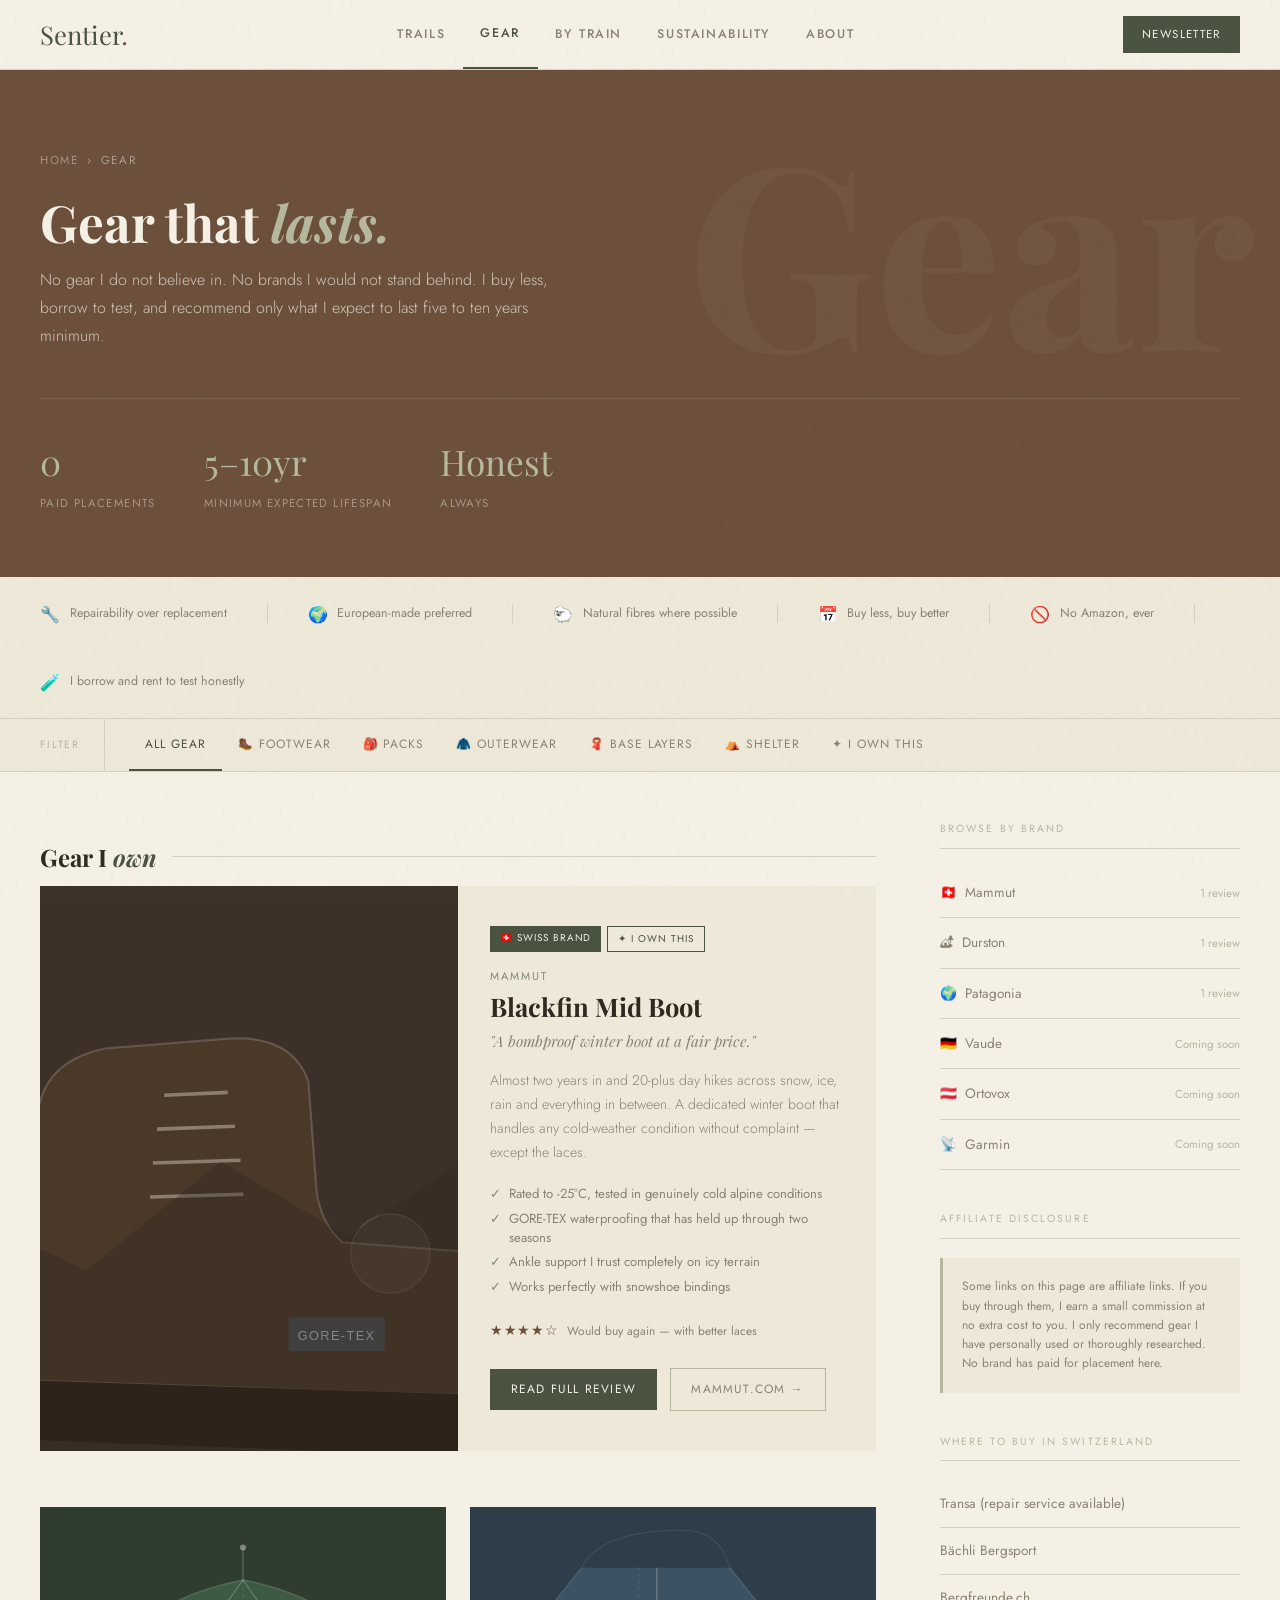
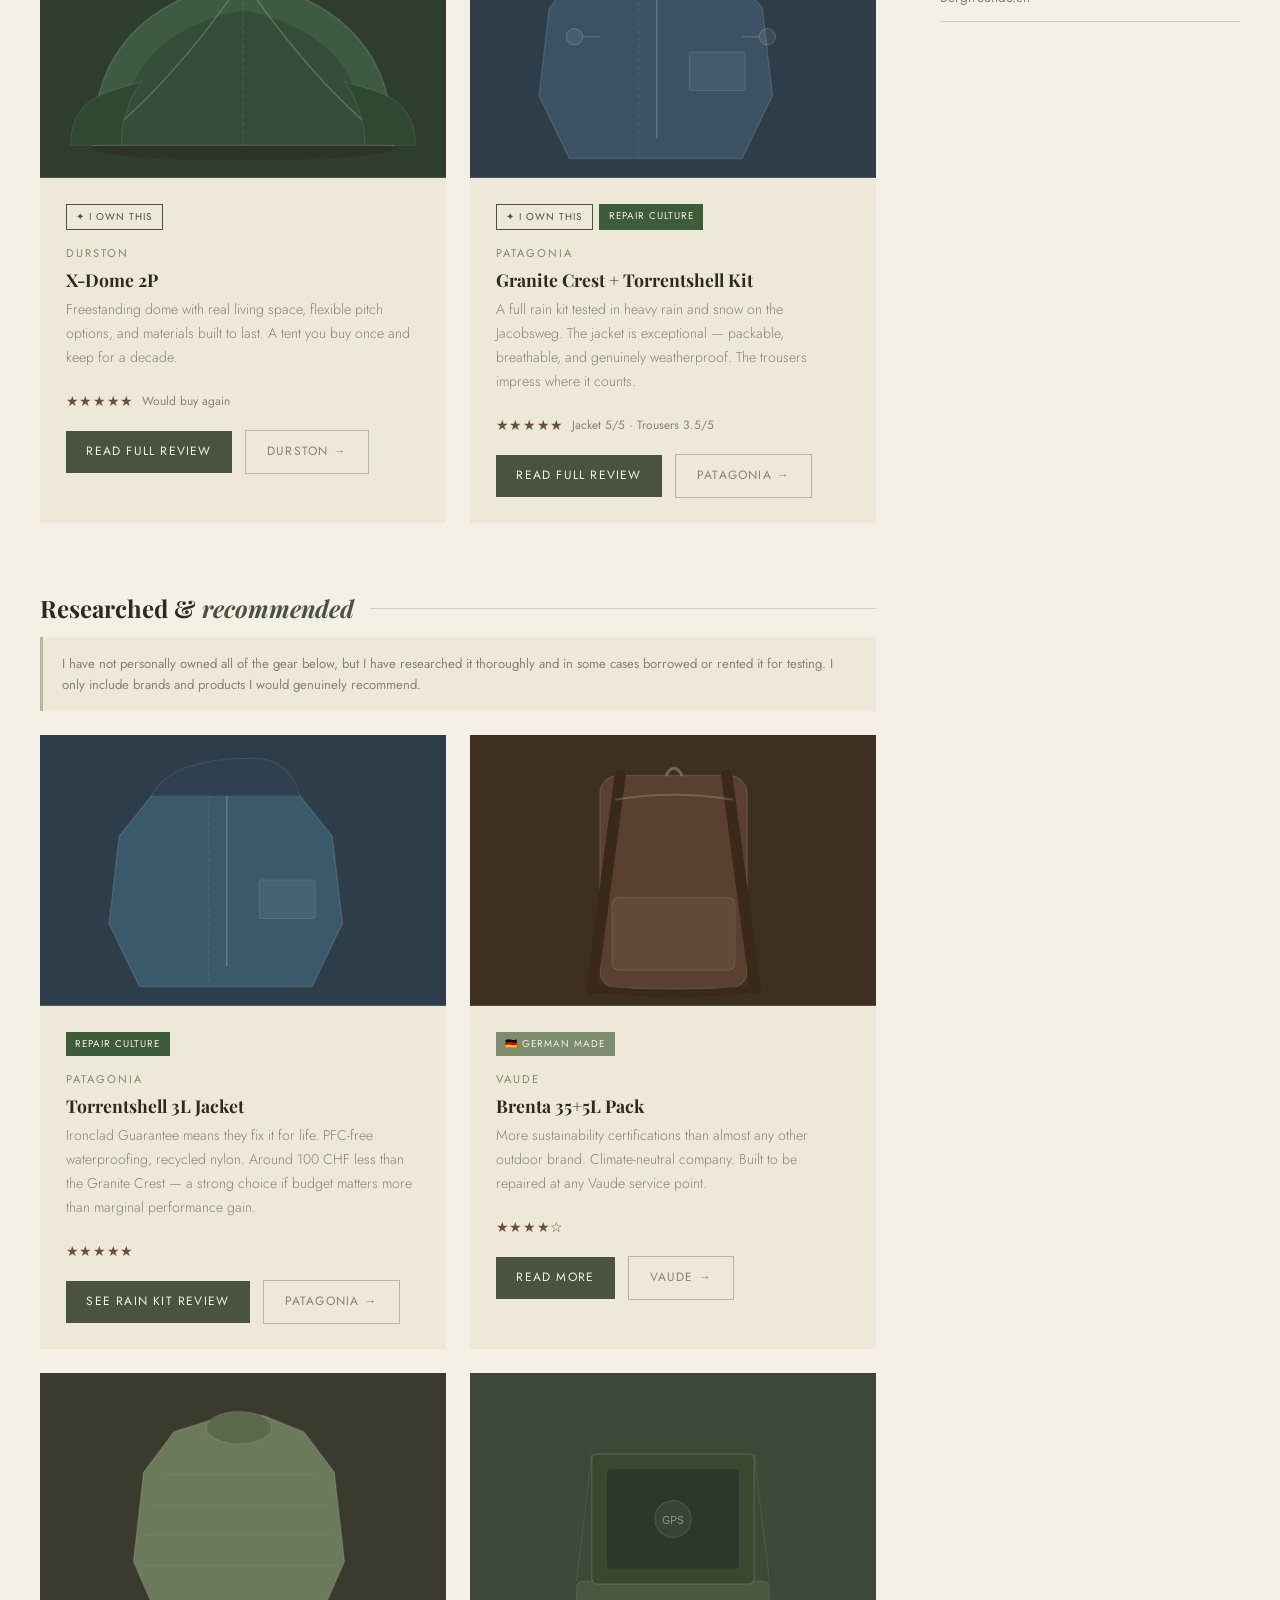
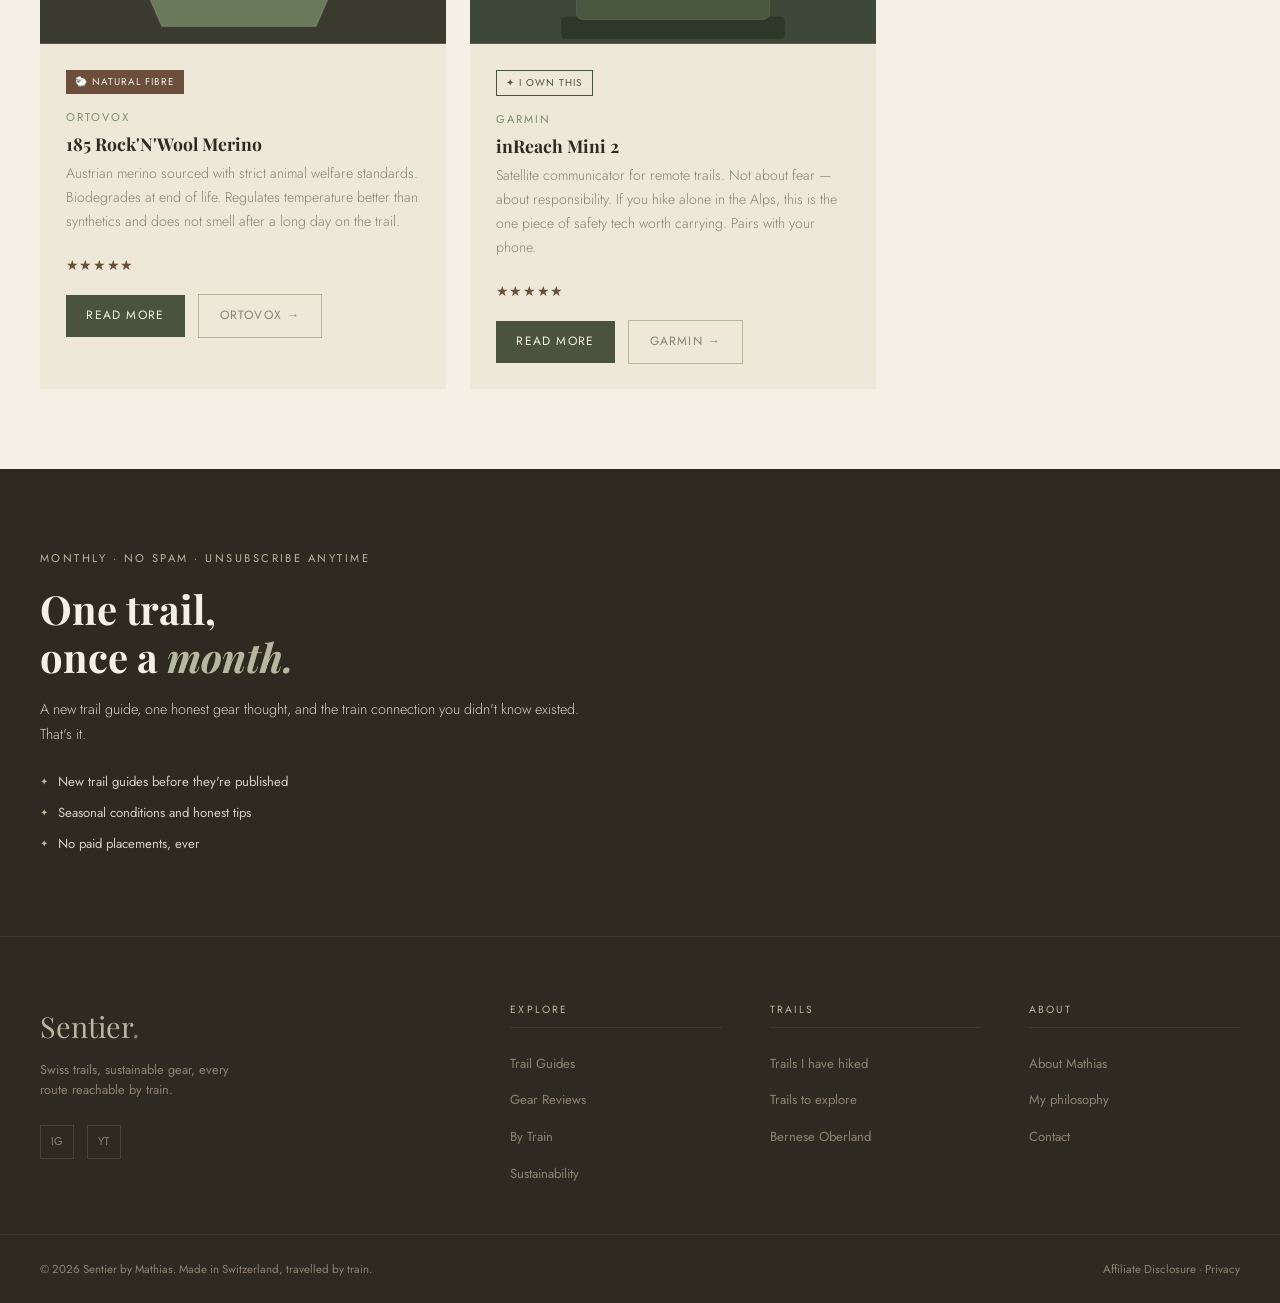
<file: gear.html>
<!DOCTYPE html>
<html lang="en">
<head>
  <meta charset="UTF-8">
  <meta name="viewport" content="width=device-width, initial-scale=1.0">
  <title>Sustainable Gear — By Train By Foot</title>
  <meta name="description" content="Honest, long-term hiking gear reviews. Only sustainable brands, only gear I have personally used or researched thoroughly. No paid placements.">
  <link href="https://fonts.googleapis.com/css2?family=Playfair+Display:ital,wght@0,400;0,600;0,700;1,400;1,600&family=Jost:wght@300;400;500;600&family=Libre+Baskerville:ital@0;1&display=swap" rel="stylesheet">
  <link rel="stylesheet" href="style.css">
  <style>
    .page-hero { background: var(--bark); }

    .philosophy-strip { background: var(--parchment); border-bottom: 1px solid var(--mist); }
    .philosophy-inner { max-width: 1300px; margin: 0 auto; padding: 1.4rem 2.5rem; display: flex; gap: 2.5rem; align-items: center; overflow-x: auto; flex-wrap: wrap; }
    .phil-item { display: flex; align-items: center; gap: 0.6rem; white-space: nowrap; }
    .phil-text { font-family: 'Jost', sans-serif; font-size: 0.78rem; color: var(--stone); }
    .phil-divider { width: 1px; height: 1.2rem; background: var(--mist); flex-shrink: 0; }

    .gear-main { max-width: 1300px; margin: 0 auto; padding: 3rem 2.5rem 5rem; display: grid; grid-template-columns: 1fr 300px; gap: 4rem; }
    .gear-list { display: flex; flex-direction: column; gap: 2rem; }

    .gear-section-heading { display: flex; align-items: center; gap: 1rem; padding: 0.5rem 0; margin-top: 0.5rem; }
    .gear-section-heading h2 { font-family: 'Playfair Display', serif; font-size: 1.5rem; color: var(--earth); white-space: nowrap; }
    .gear-section-heading h2 em { font-style: italic; color: var(--moss); }
    .gear-section-heading::after { content: ''; flex: 1; height: 1px; background: var(--mist); }

    .gear-feature { display: grid; grid-template-columns: 1fr 1fr; background: var(--parchment); overflow: hidden; cursor: pointer; transition: transform 0.25s; }
    .gear-feature:hover { transform: translateY(-3px); }
    .gear-feature-image { overflow: hidden; min-height: 300px; }
    .gear-feature-image svg { width: 100%; height: 100%; display: block; }
    .gear-feature-body { padding: 2.5rem 2rem; display: flex; flex-direction: column; justify-content: center; }

    .gear-grid { display: grid; grid-template-columns: 1fr 1fr; gap: 1.5rem; }
    .gear-card { background: var(--parchment); overflow: hidden; cursor: pointer; transition: transform 0.25s; }
    .gear-card:hover { transform: translateY(-3px); }
    .gear-card-image { aspect-ratio: 3/2; overflow: hidden; }
    .gear-card-image svg { width: 100%; height: 100%; display: block; }
    .gear-card-body { padding: 1.6rem; }

    .gear-badges { display: flex; gap: 0.4rem; flex-wrap: wrap; margin-bottom: 0.9rem; }
    .gear-brand { font-family: 'Jost', sans-serif; font-size: 0.7rem; letter-spacing: 0.18em; text-transform: uppercase; color: var(--sage); margin-bottom: 0.3rem; }
    .gear-name-lg { font-family: 'Playfair Display', serif; font-size: 1.6rem; color: var(--earth); line-height: 1.2; margin-bottom: 0.4rem; }
    .gear-name { font-family: 'Playfair Display', serif; font-size: 1.1rem; color: var(--earth); line-height: 1.2; margin-bottom: 0.5rem; }
    .gear-tagline { font-family: 'Playfair Display', serif; font-style: italic; font-size: 0.95rem; color: var(--stone); margin-bottom: 0.9rem; }
    .gear-desc { font-family: 'Jost', sans-serif; font-weight: 300; font-size: 0.88rem; color: var(--stone); line-height: 1.7; margin-bottom: 1.2rem; }
    .gear-why { list-style: none; margin-bottom: 1.4rem; display: flex; flex-direction: column; gap: 0.35rem; }
    .gear-why li { font-family: 'Jost', sans-serif; font-size: 0.82rem; color: var(--stone); display: flex; align-items: flex-start; gap: 0.5rem; line-height: 1.45; }
    .gear-why li::before { content: '✓'; color: var(--sage); flex-shrink: 0; }
    .gear-rating { display: flex; align-items: center; gap: 0.5rem; margin-bottom: 1rem; }
    .stars { color: var(--bark); font-size: 0.9rem; letter-spacing: 0.05em; }
    .rating-text { font-family: 'Jost', sans-serif; font-size: 0.75rem; color: var(--stone); }
    .gear-cta { display: flex; gap: 0.8rem; flex-wrap: wrap; align-items: center; margin-top: 0.5rem; }
    .btn-review { font-family: 'Jost', sans-serif; font-size: 0.75rem; letter-spacing: 0.1em; text-transform: uppercase; background: var(--moss); color: var(--cream); padding: 0.65rem 1.3rem; display: inline-block; transition: background 0.2s; }
    .btn-review:hover { background: var(--fern); }
    .btn-brand { font-family: 'Jost', sans-serif; font-size: 0.75rem; letter-spacing: 0.1em; text-transform: uppercase; border: 1px solid var(--lichen); color: var(--stone); padding: 0.65rem 1.3rem; display: inline-block; transition: all 0.2s; }
    .btn-brand:hover { border-color: var(--moss); color: var(--moss); }

    .not-tested-note { background: var(--parchment); border-left: 3px solid var(--lichen); padding: 1rem 1.2rem; margin-bottom: 1.5rem; font-family: 'Jost', sans-serif; font-size: 0.82rem; color: var(--stone); line-height: 1.6; }

    /* sidebar */
    .brand-list { display: flex; flex-direction: column; }
    .brand-item { display: flex; justify-content: space-between; align-items: center; padding: 0.8rem 0; border-bottom: 1px solid var(--mist); cursor: pointer; transition: padding-left 0.2s; }
    .brand-item:hover { padding-left: 0.3rem; }
    .brand-name { font-family: 'Jost', sans-serif; font-size: 0.85rem; color: var(--stone); display: flex; align-items: center; gap: 0.5rem; }
    .brand-count { font-family: 'Jost', sans-serif; font-size: 0.72rem; color: var(--lichen); }
  </style>
</head>
<body>

<div id="nav-placeholder"></div>

<!-- HERO -->
<section class="page-hero">
  <div class="page-hero-inner">
    <span class="page-hero-bg">Gear</span>
    <p class="breadcrumb"><a href="index.html">Home</a> <span>›</span> Gear</p>
    <h1 class="page-title">Gear that <em>lasts.</em></h1>
    <p class="page-desc">No gear I do not believe in. No brands I would not stand behind. I buy less, borrow to test, and recommend only what I expect to last five to ten years minimum.</p>
    <div class="page-hero-stats">
      <div><p class="stat-num">0</p><p class="stat-label">Paid placements</p></div>
      <div><p class="stat-num">5–10yr</p><p class="stat-label">Minimum expected lifespan</p></div>
      <div><p class="stat-num">Honest</p><p class="stat-label">Always</p></div>
    </div>
  </div>
</section>

<!-- PHILOSOPHY STRIP -->
<div class="philosophy-strip">
  <div class="philosophy-inner">
    <div class="phil-item"><span>🔧</span><span class="phil-text">Repairability over replacement</span></div>
    <div class="phil-divider"></div>
    <div class="phil-item"><span>🌍</span><span class="phil-text">European-made preferred</span></div>
    <div class="phil-divider"></div>
    <div class="phil-item"><span>🐑</span><span class="phil-text">Natural fibres where possible</span></div>
    <div class="phil-divider"></div>
    <div class="phil-item"><span>📅</span><span class="phil-text">Buy less, buy better</span></div>
    <div class="phil-divider"></div>
    <div class="phil-item"><span>🚫</span><span class="phil-text">No Amazon, ever</span></div>
    <div class="phil-divider"></div>
    <div class="phil-item"><span>🧪</span><span class="phil-text">I borrow and rent to test honestly</span></div>
  </div>
</div>

<!-- FILTER -->
<div class="filter-bar">
  <div class="filter-inner">
    <span class="filter-label">Filter</span>
    <button class="filter-btn active">All Gear</button>
    <button class="filter-btn">🥾 Footwear</button>
    <button class="filter-btn">🎒 Packs</button>
    <button class="filter-btn">🧥 Outerwear</button>
    <button class="filter-btn">🧣 Base Layers</button>
    <button class="filter-btn">⛺ Shelter</button>
    <button class="filter-btn">✦ I own this</button>
  </div>
</div>

<!-- MAIN -->
<div class="gear-main">
  <div class="gear-list">

    <!-- OWNED GEAR -->
    <div id="footwear">
      <div class="gear-section-heading reveal">
        <h2>Gear I <em>own</em></h2>
      </div>

      <article class="gear-feature reveal">
        <div class="gear-feature-image">
          <svg viewBox="0 0 600 400" preserveAspectRatio="xMidYMid slice" xmlns="http://www.w3.org/2000/svg">
            <rect width="600" height="400" fill="#3d3028"/>
            <g transform="translate(60, 40)">
              <path d="M90 310 L90 130 Q90 85 138 75 L225 68 Q270 65 282 98 L288 178 Q292 200 306 212 L385 218 Q408 220 408 248 L408 292 Q408 315 385 320 L90 310 Z" fill="#4a3828" stroke="rgba(244,240,230,0.18)" stroke-width="1.5"/>
              <path d="M90 310 L408 320 L418 342 Q424 358 408 364 L90 352 Q74 350 74 336 Z" fill="#2e2018"/>
              <line x1="180" y1="108" x2="225" y2="106" stroke="rgba(244,240,230,0.38)" stroke-width="2.5"/>
              <line x1="175" y1="132" x2="230" y2="130" stroke="rgba(244,240,230,0.38)" stroke-width="2.5"/>
              <line x1="172" y1="156" x2="234" y2="154" stroke="rgba(244,240,230,0.38)" stroke-width="2.5"/>
              <line x1="170" y1="180" x2="236" y2="178" stroke="rgba(244,240,230,0.38)" stroke-width="2.5"/>
              <circle cx="340" cy="220" r="28" fill="rgba(244,240,230,0.05)" stroke="rgba(244,240,230,0.12)" stroke-width="1"/>
              <rect x="268" y="265" width="68" height="24" rx="2" fill="rgba(74,107,143,0.38)"/>
              <text x="302" y="281" text-anchor="middle" font-family="sans-serif" font-size="9" fill="rgba(244,240,230,0.65)" letter-spacing="1">GORE-TEX</text>
            </g>
            <polygon points="0,400 0,295 90,228 185,272 280,195 370,248 460,188 560,235 600,218 600,400" fill="rgba(46,42,34,0.35)"/>
          </svg>
        </div>
        <div class="gear-feature-body">
          <div class="gear-badges">
            <span class="badge badge-swiss">🇨🇭 Swiss Brand</span>
            <span class="badge badge-owned">✦ I own this</span>
          </div>
          <p class="gear-brand">Mammut</p>
          <h2 class="gear-name-lg">Blackfin Mid Boot</h2>
          <p class="gear-tagline">"A bombproof winter boot at a fair price."</p>
          <p class="gear-desc">Almost two years in and 20-plus day hikes across snow, ice, rain and everything in between. A dedicated winter boot that handles any cold-weather condition without complaint — except the laces.</p>
          <ul class="gear-why">
            <li>Rated to -25°C, tested in genuinely cold alpine conditions</li>
            <li>GORE-TEX waterproofing that has held up through two seasons</li>
            <li>Ankle support I trust completely on icy terrain</li>
            <li>Works perfectly with snowshoe bindings</li>
          </ul>
          <div class="gear-rating">
            <span class="stars">★★★★☆</span>
            <span class="rating-text">Would buy again — with better laces</span>
          </div>
          <div class="gear-cta">
            <a href="mammut-blackfin-mid-review.html" class="btn-review">Read full review</a>
            <a href="https://www.mammut.com" target="_blank" rel="noopener" class="btn-brand">Mammut.com →</a>
          </div>
        </div>
      </article>
    </div>

    <!-- OWNED GEAR GRID -->
    <div style="margin-top: 1.5rem;">
      <div class="gear-grid">
        <article class="gear-card reveal">
          <div class="gear-card-image">
            <svg viewBox="0 0 400 267" preserveAspectRatio="xMidYMid slice" xmlns="http://www.w3.org/2000/svg">
              <rect width="400" height="267" fill="#2e3d30"/>
              <g transform="translate(30, 20)">
                <ellipse cx="170" cy="218" rx="148" ry="12" fill="rgba(46,42,34,0.5)"/>
                <path d="M22 215 Q22 80 170 52 Q318 80 318 215 Z" fill="#3d5a42" stroke="rgba(244,240,230,0.15)" stroke-width="1.5"/>
                <path d="M50 215 Q50 105 170 82 Q290 105 290 215 Z" fill="rgba(0,0,0,0.15)"/>
                <path d="M170 52 L170 215" stroke="rgba(244,240,230,0.12)" stroke-width="1" stroke-dasharray="4,3"/>
                <path d="M22 215 Q96 160 170 52" stroke="rgba(244,240,230,0.2)" stroke-width="1.5" fill="none"/>
                <path d="M318 215 Q244 160 170 52" stroke="rgba(244,240,230,0.2)" stroke-width="1.5" fill="none"/>
                <path d="M22 215 L0 215 Q0 175 38 162 L70 152 Q50 180 50 215 Z" fill="#2e4832" stroke="rgba(244,240,230,0.1)" stroke-width="1"/>
                <path d="M318 215 L340 215 Q340 175 302 162 L270 152 Q290 180 290 215 Z" fill="#2e4832" stroke="rgba(244,240,230,0.1)" stroke-width="1"/>
                <line x1="170" y1="52" x2="170" y2="20" stroke="rgba(244,240,230,0.3)" stroke-width="1"/>
                <circle cx="170" cy="20" r="3" fill="rgba(244,240,230,0.4)"/>
              </g>
            </svg>
          </div>
          <div class="gear-card-body">
            <div class="gear-badges"><span class="badge badge-owned">✦ I own this</span></div>
            <p class="gear-brand">Durston</p>
            <h3 class="gear-name">X-Dome 2P</h3>
            <p class="gear-desc">Freestanding dome with real living space, flexible pitch options, and materials built to last. A tent you buy once and keep for a decade.</p>
            <div class="gear-rating"><span class="stars">★★★★★</span><span class="rating-text">Would buy again</span></div>
            <div class="gear-cta">
              <a href="durston-x-dome-2p-review.html" class="btn-review">Read full review</a>
              <a href="https://durstongear.com" target="_blank" rel="noopener" class="btn-brand">Durston →</a>
            </div>
          </div>
        </article>

        <article class="gear-card reveal" id="outerwear-owned">
          <div class="gear-card-image">
            <svg viewBox="0 0 400 267" preserveAspectRatio="xMidYMid slice" xmlns="http://www.w3.org/2000/svg">
              <rect width="400" height="267" fill="#2d3d4a"/>
              <g transform="translate(68,18)">
                <path d="M30 230 L0 168 L10 82 L42 42 L98 26 L142 26 L188 42 L220 82 L230 168 L200 230 Z" fill="#3a5264" stroke="rgba(244,240,230,0.12)" stroke-width="1.5"/>
                <path d="M98 26 L98 230" stroke="rgba(244,240,230,0.08)" stroke-width="1.5" stroke-dasharray="4,3"/>
                <line x1="116" y1="26" x2="116" y2="210" stroke="rgba(244,240,230,0.22)" stroke-width="1.5"/>
                <path d="M42 42 Q60 5 142 5 Q178 5 188 42" fill="#2d3d4a" stroke="rgba(244,240,230,0.1)" stroke-width="1"/>
                <rect x="148" y="125" width="55" height="38" rx="2" fill="rgba(244,240,230,0.05)" stroke="rgba(244,240,230,0.12)" stroke-width="1"/>
                <circle cx="35" cy="110" r="8" fill="rgba(244,240,230,0.08)" stroke="rgba(244,240,230,0.2)" stroke-width="1"/>
                <circle cx="225" cy="110" r="8" fill="rgba(244,240,230,0.08)" stroke="rgba(244,240,230,0.2)" stroke-width="1"/>
                <line x1="43" y1="110" x2="60" y2="110" stroke="rgba(244,240,230,0.15)" stroke-width="1.5"/>
                <line x1="200" y1="110" x2="217" y2="110" stroke="rgba(244,240,230,0.15)" stroke-width="1.5"/>
              </g>
            </svg>
          </div>
          <div class="gear-card-body">
            <div class="gear-badges"><span class="badge badge-owned">✦ I own this</span><span class="badge badge-repair">Repair Culture</span></div>
            <p class="gear-brand">Patagonia</p>
            <h3 class="gear-name">Granite Crest + Torrentshell Kit</h3>
            <p class="gear-desc">A full rain kit tested in heavy rain and snow on the Jacobsweg. The jacket is exceptional — packable, breathable, and genuinely weatherproof. The trousers impress where it counts.</p>
            <div class="gear-rating"><span class="stars">★★★★★</span><span class="rating-text">Jacket 5/5 · Trousers 3.5/5</span></div>
            <div class="gear-cta">
              <a href="patagonia-rain-kit-review.html" class="btn-review">Read full review</a>
              <a href="https://www.patagonia.com" target="_blank" rel="noopener" class="btn-brand">Patagonia →</a>
            </div>
          </div>
        </article>
      </div>
    </div>

    <!-- RESEARCHED GEAR -->
    <div id="packs" style="margin-top:1rem">
      <div class="gear-section-heading reveal">
        <h2>Researched & <em>recommended</em></h2>
      </div>
      <div class="not-tested-note reveal">I have not personally owned all of the gear below, but I have researched it thoroughly and in some cases borrowed or rented it for testing. I only include brands and products I would genuinely recommend.</div>

      <div class="gear-grid">

        <article class="gear-card reveal" id="outerwear">
          <div class="gear-card-image">
            <svg viewBox="0 0 400 267" preserveAspectRatio="xMidYMid slice" xmlns="http://www.w3.org/2000/svg">
              <rect width="400" height="267" fill="#2e3d4a"/>
              <g transform="translate(68,18)">
                <path d="M30 230 L0 168 L10 82 L42 42 L98 26 L142 26 L188 42 L220 82 L230 168 L200 230 Z" fill="#3a5a6b" stroke="rgba(244,240,230,0.12)" stroke-width="1.5"/>
                <path d="M98 26 L98 230" stroke="rgba(244,240,230,0.08)" stroke-width="1.5" stroke-dasharray="4,3"/>
                <line x1="116" y1="26" x2="116" y2="210" stroke="rgba(244,240,230,0.22)" stroke-width="1.5"/>
                <path d="M42 42 Q60 5 142 5 Q178 5 188 42" fill="#2e4050" stroke="rgba(244,240,230,0.1)" stroke-width="1"/>
                <rect x="148" y="125" width="55" height="38" rx="2" fill="rgba(244,240,230,0.05)" stroke="rgba(244,240,230,0.12)" stroke-width="1"/>
              </g>
            </svg>
          </div>
          <div class="gear-card-body">
            <div class="gear-badges"><span class="badge badge-repair">Repair Culture</span></div>
            <p class="gear-brand">Patagonia</p>
            <h3 class="gear-name">Torrentshell 3L Jacket</h3>
            <p class="gear-desc">Ironclad Guarantee means they fix it for life. PFC-free waterproofing, recycled nylon. Around 100 CHF less than the Granite Crest — a strong choice if budget matters more than marginal performance gain.</p>
            <div class="gear-rating"><span class="stars">★★★★★</span></div>
            <div class="gear-cta">
              <a href="patagonia-rain-kit-review.html" class="btn-review">See rain kit review</a>
              <a href="https://www.patagonia.com" target="_blank" rel="noopener" class="btn-brand">Patagonia →</a>
            </div>
          </div>
        </article>

        <article class="gear-card reveal">
          <div class="gear-card-image">
            <svg viewBox="0 0 400 267" preserveAspectRatio="xMidYMid slice" xmlns="http://www.w3.org/2000/svg">
              <rect width="400" height="267" fill="#3d3020"/>
              <g transform="translate(88,12)">
                <rect x="40" y="28" width="145" height="210" rx="18" fill="#5a4030" stroke="rgba(244,240,230,0.12)" stroke-width="1.5"/>
                <path d="M105 28 Q113 14 121 28" stroke="rgba(244,240,230,0.28)" stroke-width="3" fill="none"/>
                <rect x="52" y="148" width="121" height="72" rx="7" fill="rgba(244,240,230,0.05)" stroke="rgba(244,240,230,0.12)" stroke-width="1"/>
                <path d="M60 28 L32 238" stroke="#3a2818" stroke-width="11" stroke-linecap="round"/>
                <path d="M165 28 L193 238" stroke="#3a2818" stroke-width="11" stroke-linecap="round"/>
                <path d="M32 238 Q113 248 193 238" stroke="#3a2818" stroke-width="7" fill="none" stroke-linecap="round"/>
                <path d="M55 52 Q113 42 171 52" stroke="rgba(244,240,230,0.18)" stroke-width="2" fill="none"/>
              </g>
            </svg>
          </div>
          <div class="gear-card-body">
            <div class="gear-badges"><span class="badge badge-eu">🇩🇪 German Made</span></div>
            <p class="gear-brand">Vaude</p>
            <h3 class="gear-name" id="packs">Brenta 35+5L Pack</h3>
            <p class="gear-desc">More sustainability certifications than almost any other outdoor brand. Climate-neutral company. Built to be repaired at any Vaude service point.</p>
            <div class="gear-rating"><span class="stars">★★★★☆</span></div>
            <div class="gear-cta">
              <a href="#" class="btn-review">Read more</a>
              <a href="https://www.vaude.com" target="_blank" rel="noopener" class="btn-brand">Vaude →</a>
            </div>
          </div>
        </article>

        <article class="gear-card reveal" id="layers">
          <div class="gear-card-image">
            <svg viewBox="0 0 400 267" preserveAspectRatio="xMidYMid slice" xmlns="http://www.w3.org/2000/svg">
              <rect width="400" height="267" fill="#3a3a2e"/>
              <g transform="translate(92,18)">
                <path d="M28 232 L0 168 L10 80 L40 40 L90 24 L128 24 L168 40 L198 80 L208 168 L180 232 Z" fill="#6b7a5a" stroke="rgba(244,240,230,0.12)" stroke-width="1.5"/>
                <ellipse cx="104" cy="36" rx="32" ry="16" fill="#5a6a4a" stroke="rgba(244,240,230,0.12)" stroke-width="1"/>
                <line x1="28" y1="82" x2="180" y2="82" stroke="rgba(244,240,230,0.05)" stroke-width="1"/>
                <line x1="18" y1="112" x2="190" y2="112" stroke="rgba(244,240,230,0.05)" stroke-width="1"/>
                <line x1="12" y1="142" x2="196" y2="142" stroke="rgba(244,240,230,0.05)" stroke-width="1"/>
                <line x1="8" y1="172" x2="200" y2="172" stroke="rgba(244,240,230,0.05)" stroke-width="1"/>
              </g>
            </svg>
          </div>
          <div class="gear-card-body">
            <div class="gear-badges"><span class="badge badge-nat">🐑 Natural Fibre</span></div>
            <p class="gear-brand">Ortovox</p>
            <h3 class="gear-name">185 Rock'N'Wool Merino</h3>
            <p class="gear-desc">Austrian merino sourced with strict animal welfare standards. Biodegrades at end of life. Regulates temperature better than synthetics and does not smell after a long day on the trail.</p>
            <div class="gear-rating"><span class="stars">★★★★★</span></div>
            <div class="gear-cta">
              <a href="#" class="btn-review">Read more</a>
              <a href="https://www.ortovox.com" target="_blank" rel="noopener" class="btn-brand">Ortovox →</a>
            </div>
          </div>
        </article>

        <article class="gear-card reveal">
          <div class="gear-card-image">
            <svg viewBox="0 0 400 267" preserveAspectRatio="xMidYMid slice" xmlns="http://www.w3.org/2000/svg">
              <rect width="400" height="267" fill="#3d4838"/>
              <g transform="translate(40,20)">
                <rect x="50" y="220" width="220" height="22" rx="4" fill="#2e3828"/>
                <rect x="65" y="185" width="190" height="38" rx="6" fill="#4a5840" stroke="rgba(244,240,230,0.1)" stroke-width="1"/>
                <rect x="80" y="60" width="160" height="128" rx="5" fill="#3a4830" stroke="rgba(244,240,230,0.12)" stroke-width="1.5"/>
                <rect x="95" y="75" width="130" height="98" rx="3" fill="#2e3828"/>
                <line x1="80" y1="60" x2="65" y2="185" stroke="rgba(244,240,230,0.1)" stroke-width="1"/>
                <line x1="240" y1="60" x2="255" y2="185" stroke="rgba(244,240,230,0.1)" stroke-width="1"/>
                <circle cx="160" cy="124" r="18" fill="rgba(244,240,230,0.06)" stroke="rgba(244,240,230,0.15)" stroke-width="1"/>
                <text x="160" y="129" text-anchor="middle" font-family="sans-serif" font-size="10" fill="rgba(244,240,230,0.5)">GPS</text>
              </g>
            </svg>
          </div>
          <div class="gear-card-body">
            <div class="gear-badges"><span class="badge badge-owned">✦ I own this</span></div>
            <p class="gear-brand">Garmin</p>
            <h3 class="gear-name">inReach Mini 2</h3>
            <p class="gear-desc">Satellite communicator for remote trails. Not about fear — about responsibility. If you hike alone in the Alps, this is the one piece of safety tech worth carrying. Pairs with your phone.</p>
            <div class="gear-rating"><span class="stars">★★★★★</span></div>
            <div class="gear-cta">
              <a href="#" class="btn-review">Read more</a>
              <a href="https://www.garmin.com" target="_blank" rel="noopener" class="btn-brand">Garmin →</a>
            </div>
          </div>
        </article>

      </div>
    </div>
  </div>

  <!-- SIDEBAR -->
  <aside class="sidebar">

    <div class="sidebar-widget reveal">
      <p class="widget-title">Browse by brand</p>
      <div class="brand-list">
        <div class="brand-item"><span class="brand-name"><span>🇨🇭</span> Mammut</span><span class="brand-count">1 review</span></div>
        <div class="brand-item"><span class="brand-name"><span>🏕</span> Durston</span><span class="brand-count">1 review</span></div>
        <div class="brand-item"><span class="brand-name"><span>🌍</span> Patagonia</span><span class="brand-count">1 review</span></div>
        <div class="brand-item"><span class="brand-name"><span>🇩🇪</span> Vaude</span><span class="brand-count">Coming soon</span></div>
        <div class="brand-item"><span class="brand-name"><span>🇦🇹</span> Ortovox</span><span class="brand-count">Coming soon</span></div>
        <div class="brand-item"><span class="brand-name"><span>📡</span> Garmin</span><span class="brand-count">Coming soon</span></div>
      </div>
    </div>

    <div class="sidebar-widget reveal">
      <p class="widget-title">Affiliate disclosure</p>
      <div class="disclosure-box">
        <p class="disclosure-text">Some links on this page are affiliate links. If you buy through them, I earn a small commission at no extra cost to you. I only recommend gear I have personally used or thoroughly researched. No brand has paid for placement here.</p>
      </div>
    </div>

    <div class="sidebar-widget reveal">
      <p class="widget-title">Where to buy in Switzerland</p>
      <ul class="widget-list">
        <li><a href="https://www.transa.ch" target="_blank" rel="noopener">Transa (repair service available)</a></li>
        <li><a href="https://www.bächli-bergsport.ch" target="_blank" rel="noopener">Bächli Bergsport</a></li>
        <li><a href="https://www.bergfreunde.ch" target="_blank" rel="noopener">Bergfreunde.ch</a></li>
      </ul>
    </div>

  </aside>
</div>

<div id="footer-placeholder"></div>

<script src="shared.js"></script>
<script>
  document.getElementById('nav-placeholder').innerHTML = getNavHTML('gear');
  document.getElementById('footer-placeholder').innerHTML = getFooterHTML();
  document.addEventListener('DOMContentLoaded', () => { initReveal(); initNewsletter(); initFilters(); });
</script>
</body>
</html>
</file>
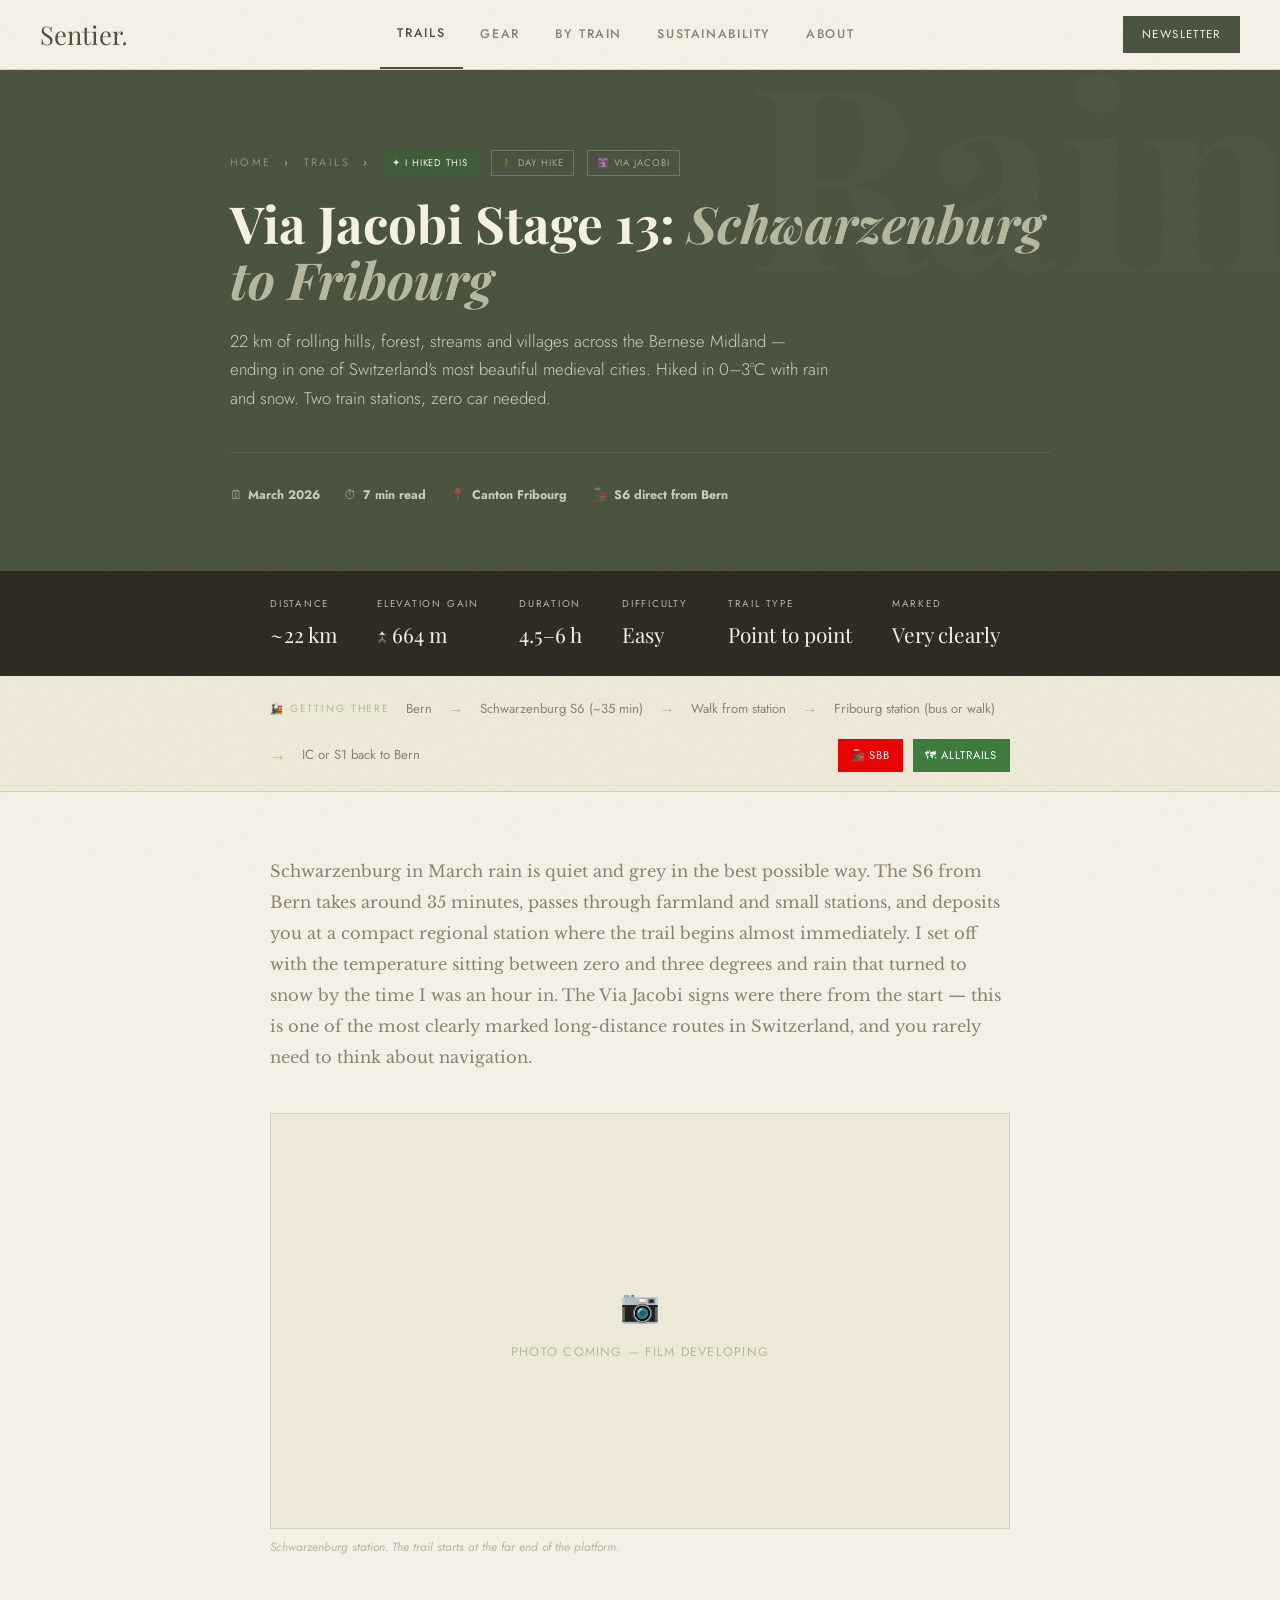
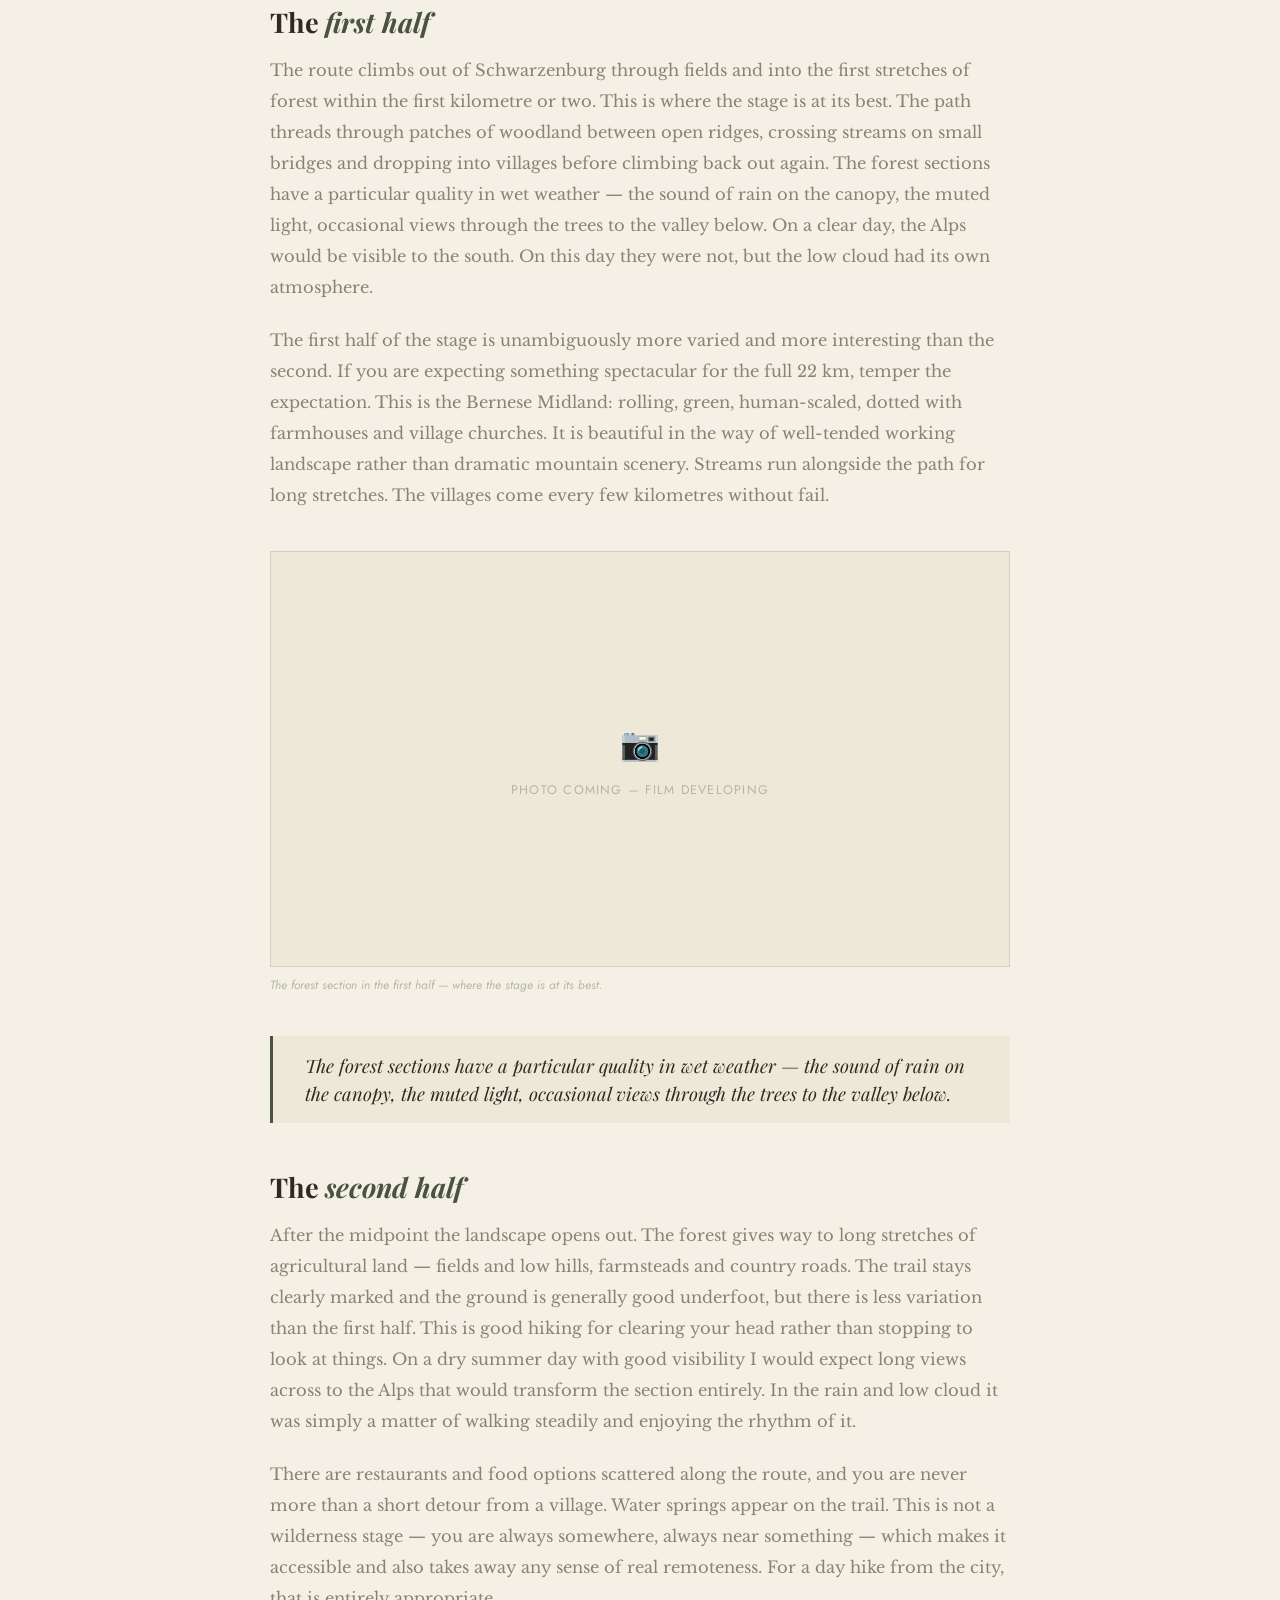
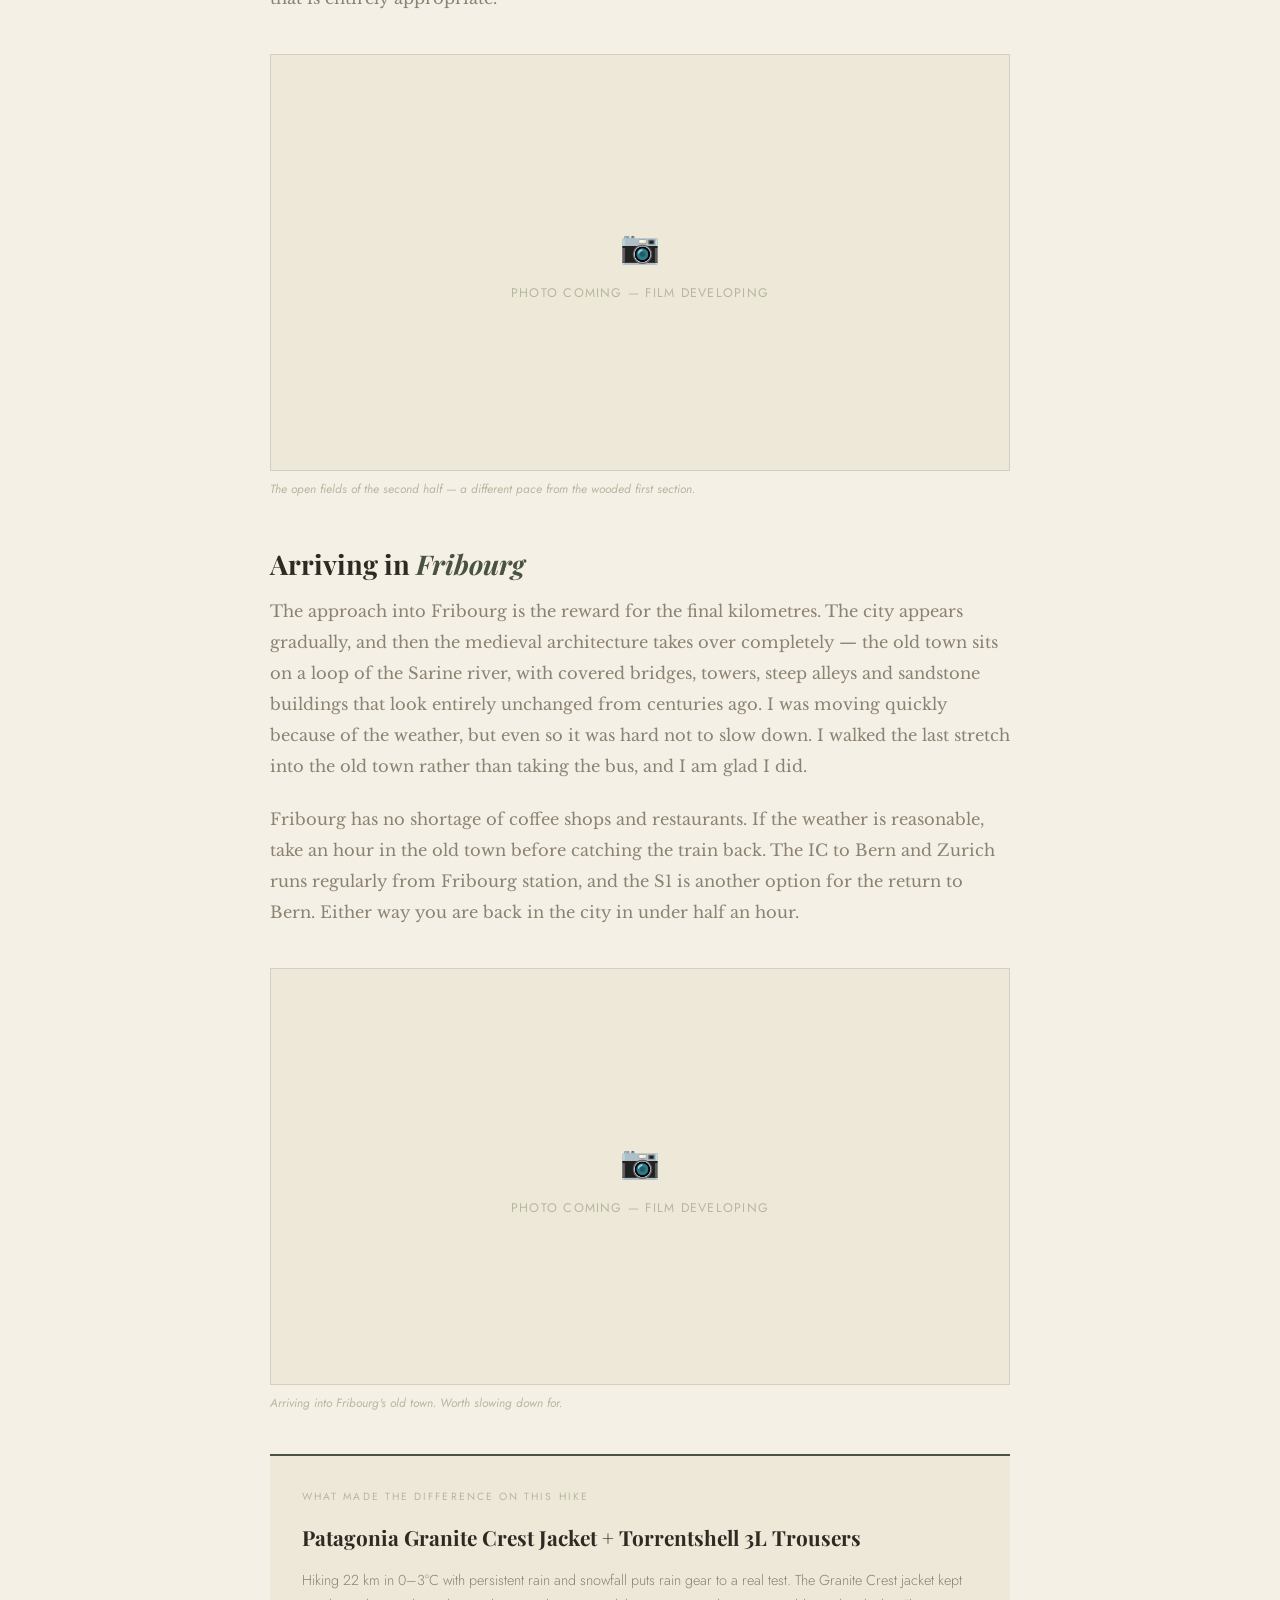
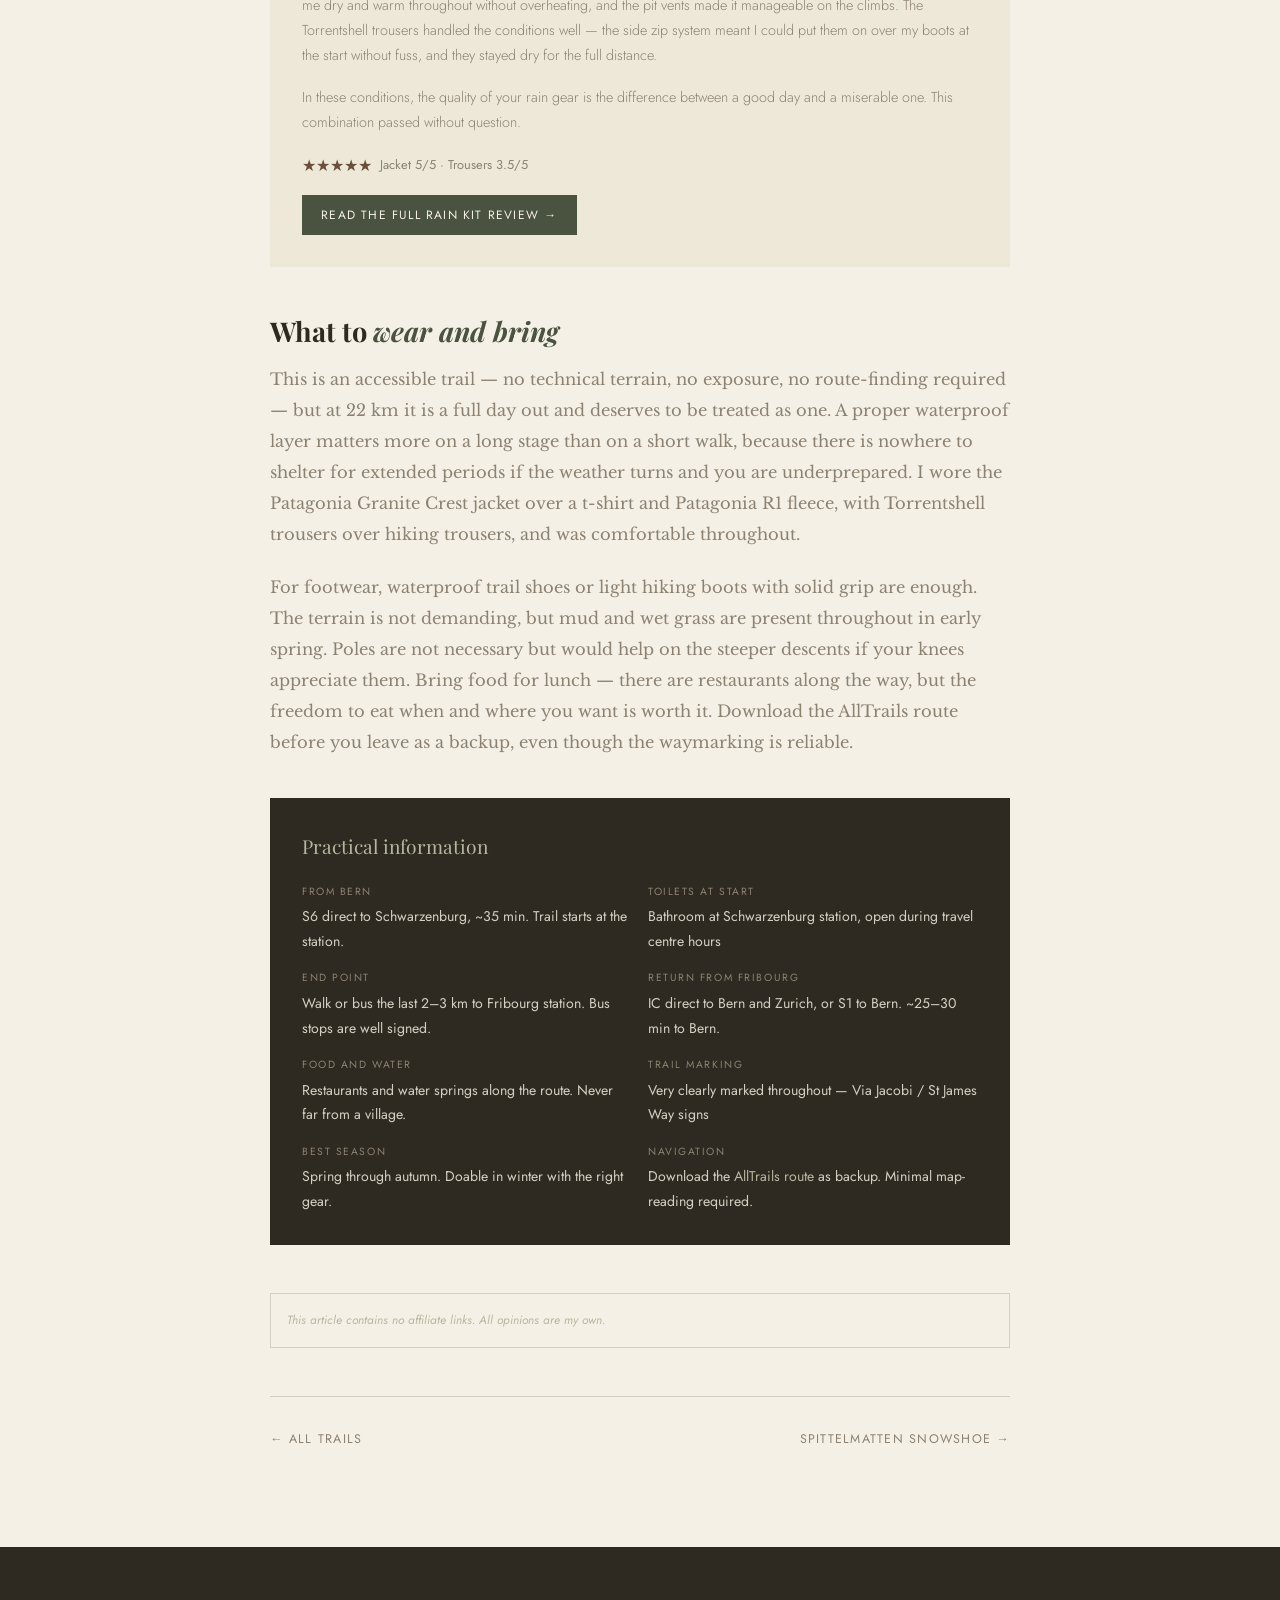
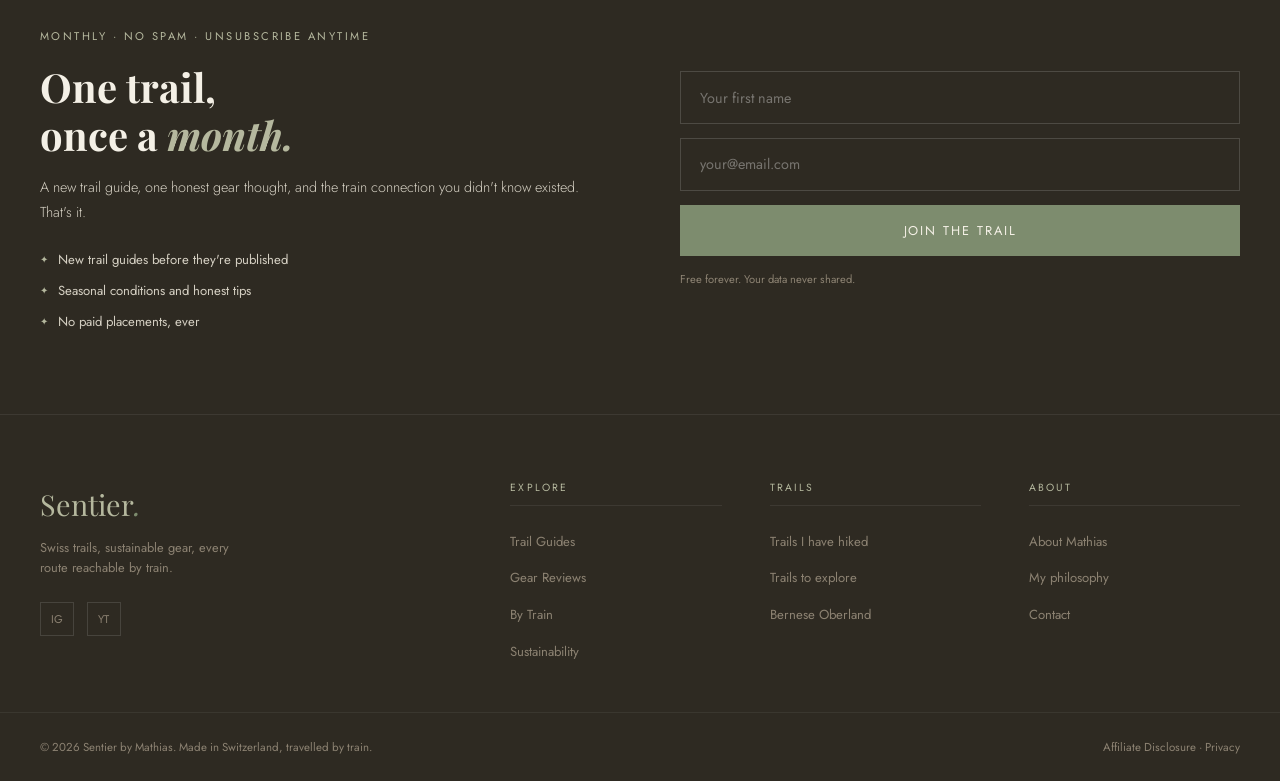
<file: jacobsweg-stage-13-schwarzenburg-fribourg.html>
<!DOCTYPE html>
<html lang="en">
<head>
  <meta charset="UTF-8">
  <meta name="viewport" content="width=device-width, initial-scale=1.0">
  <title>Via Jacobi Stage 13: Schwarzenburg to Fribourg — By Train By Foot</title>
  <meta name="description" content="A 22 km stage of the Via Jacobi pilgrimage route from Schwarzenburg to Fribourg. Hilly fields, forest, streams and a medieval city finish. Fully reachable by train from Bern.">
  <link href="https://fonts.googleapis.com/css2?family=Playfair+Display:ital,wght@0,400;0,600;0,700;1,400;1,600&family=Jost:wght@300;400;500;600&family=Libre+Baskerville:ital@0;1&display=swap" rel="stylesheet">
  <link rel="stylesheet" href="style.css">
  <style>
    /* ARTICLE HERO */
    .article-hero {
      margin-top: var(--nav-h); background: var(--moss); color: var(--cream);
      padding: 5rem 2.5rem 4rem; position: relative; overflow: hidden;
    }
    .article-hero-inner { max-width: 820px; margin: 0 auto; position: relative; z-index: 2; }
    .article-hero-bg {
      position: absolute; top: -2rem; right: -1rem;
      font-family: 'Playfair Display', serif; font-size: 16rem; font-weight: 700;
      color: rgba(255,255,255,0.025); line-height: 1; pointer-events: none;
    }
    .article-category {
      font-family: 'Jost', sans-serif; font-size: 0.68rem; letter-spacing: 0.22em;
      text-transform: uppercase; color: var(--lichen); margin-bottom: 1.2rem;
      display: flex; align-items: center; gap: 0.8rem; flex-wrap: wrap;
    }
    .article-category a { color: rgba(255,255,255,0.35); transition: color 0.2s; }
    .article-category a:hover { color: rgba(255,255,255,0.6); }
    .article-title {
      font-family: 'Playfair Display', serif;
      font-size: clamp(2.2rem, 4vw, 3.5rem); line-height: 1.1; margin-bottom: 1.2rem;
    }
    .article-title em { font-style: italic; color: var(--lichen); }
    .article-subtitle {
      font-family: 'Jost', sans-serif; font-weight: 300; font-size: 1.05rem;
      color: var(--mist); max-width: 600px; line-height: 1.7; margin-bottom: 2.5rem;
    }
    .article-meta-row {
      display: flex; align-items: center; gap: 1.5rem; flex-wrap: wrap;
      padding-top: 2rem; border-top: 1px solid rgba(255,255,255,0.1);
    }
    .meta-item { font-family: 'Jost', sans-serif; font-size: 0.78rem; color: rgba(255,255,255,0.45); display: flex; align-items: center; gap: 0.4rem; }
    .meta-item strong { color: rgba(255,255,255,0.7); }

    /* TRAIL STATS BAR */
    .stats-bar { background: var(--earth); }
    .stats-bar-inner {
      max-width: 820px; margin: 0 auto; padding: 1.5rem 2.5rem;
      display: flex; gap: 2.5rem; flex-wrap: wrap;
    }
    .stat-item { display: flex; flex-direction: column; gap: 0.2rem; }
    .stat-label { font-family: 'Jost', sans-serif; font-size: 0.62rem; letter-spacing: 0.18em; text-transform: uppercase; color: var(--lichen); }
    .stat-value { font-family: 'Playfair Display', serif; font-size: 1.3rem; color: var(--cream); }

    /* TRANSPORT STRIP */
    .transport-strip { background: var(--parchment); border-bottom: 1px solid var(--mist); }
    .transport-inner {
      max-width: 820px; margin: 0 auto; padding: 1.2rem 2.5rem;
      display: flex; gap: 1rem; align-items: center; flex-wrap: wrap;
    }
    .transport-label { font-family: 'Jost', sans-serif; font-size: 0.65rem; letter-spacing: 0.18em; text-transform: uppercase; color: var(--lichen); white-space: nowrap; }
    .transport-step { font-family: 'Jost', sans-serif; font-size: 0.82rem; color: var(--stone); display: flex; align-items: center; gap: 0.4rem; }
    .transport-arrow { color: var(--lichen); }
    .transport-links { display: flex; gap: 0.6rem; margin-left: auto; }
    .tlink { font-family: 'Jost', sans-serif; font-size: 0.7rem; letter-spacing: 0.08em; text-transform: uppercase; padding: 0.4rem 0.8rem; display: inline-flex; align-items: center; gap: 0.3rem; }
    .tlink.sbb { background: #eb0000; color: #fff; }
    .tlink.alltrails { background: #3d7a3d; color: #fff; }

    /* ARTICLE BODY */
    .article-body { max-width: 820px; margin: 0 auto; padding: 4rem 2.5rem 6rem; }
    .article-text { font-family: 'Libre Baskerville', serif; font-size: 1.02rem; color: var(--stone); line-height: 1.9; margin-bottom: 1.4rem; }
    .article-h2 { font-family: 'Playfair Display', serif; font-size: 1.7rem; color: var(--earth); line-height: 1.2; margin: 3rem 0 1rem; }
    .article-h2 em { font-style: italic; color: var(--moss); }

    /* Image placeholder */
    .article-image { margin: 2.5rem 0; }
    .article-image-box {
      aspect-ratio: 16/9; background: var(--parchment);
      border: 1px solid var(--mist); display: flex; align-items: center;
      justify-content: center; flex-direction: column; gap: 0.5rem;
    }
    .image-placeholder-text { font-family: 'Jost', sans-serif; font-size: 0.78rem; color: var(--lichen); letter-spacing: 0.1em; text-transform: uppercase; }
    .article-image-caption { font-family: 'Jost', sans-serif; font-size: 0.75rem; color: var(--lichen); margin-top: 0.5rem; font-style: italic; }

    /* Pull quote */
    .pull-quote { border-left: 3px solid var(--moss); padding: 1rem 2rem; margin: 2.5rem 0; background: var(--parchment); }
    .pull-quote p { font-family: 'Playfair Display', serif; font-style: italic; font-size: 1.15rem; color: var(--earth); line-height: 1.5; }

    /* Gear box */
    .gear-box { background: var(--parchment); padding: 2rem; margin: 2.5rem 0; border-top: 2px solid var(--moss); }
    .gear-box-label { font-family: 'Jost', sans-serif; font-size: 0.65rem; letter-spacing: 0.2em; text-transform: uppercase; color: var(--lichen); margin-bottom: 0.8rem; }
    .gear-box-title { font-family: 'Playfair Display', serif; font-size: 1.3rem; color: var(--earth); margin-bottom: 0.8rem; }
    .gear-box-text { font-family: 'Jost', sans-serif; font-weight: 300; font-size: 0.9rem; color: var(--stone); line-height: 1.75; margin-bottom: 1rem; }
    .gear-box-rating { display: flex; align-items: center; gap: 0.5rem; margin-bottom: 1rem; }
    .stars { color: var(--bark); }
    .gear-box-link { font-family: 'Jost', sans-serif; font-size: 0.75rem; letter-spacing: 0.1em; text-transform: uppercase; background: var(--moss); color: var(--cream); padding: 0.6rem 1.2rem; display: inline-block; transition: background 0.2s; }
    .gear-box-link:hover { background: var(--fern); }

    /* Practical info box */
    .practical-box { background: var(--earth); color: var(--cream); padding: 2rem; margin: 2.5rem 0; }
    .practical-title { font-family: 'Playfair Display', serif; font-size: 1.2rem; color: var(--lichen); margin-bottom: 1.2rem; }
    .practical-grid { display: grid; grid-template-columns: 1fr 1fr; gap: 1rem; }
    .practical-item { display: flex; flex-direction: column; gap: 0.2rem; }
    .practical-key { font-family: 'Jost', sans-serif; font-size: 0.65rem; letter-spacing: 0.15em; text-transform: uppercase; color: var(--stone); }
    .practical-val { font-family: 'Jost', sans-serif; font-size: 0.88rem; color: var(--mist); }

    /* Affiliate note */
    .affiliate-note { font-family: 'Jost', sans-serif; font-size: 0.75rem; color: var(--lichen); font-style: italic; padding: 1rem; border: 1px solid var(--mist); margin-top: 3rem; }

    /* Next/prev */
    .article-nav { border-top: 1px solid var(--mist); padding-top: 2rem; margin-top: 3rem; display: flex; justify-content: space-between; }
    .article-nav-link { font-family: 'Jost', sans-serif; font-size: 0.78rem; letter-spacing: 0.1em; text-transform: uppercase; color: var(--stone); transition: color 0.2s; }
    .article-nav-link:hover { color: var(--moss); }
  </style>
</head>
<body>
<div id="nav-placeholder"></div>

<!-- HERO -->
<div class="article-hero">
  <span class="article-hero-bg">Rain</span>
  <div class="article-hero-inner">
    <p class="article-category">
      <a href="index.html">Home</a> <span>›</span>
      <a href="trails.html">Trails</a> <span>›</span>
      <span class="tag hiked" style="font-size:0.6rem">✦ I hiked this</span>
      <span class="tag" style="font-size:0.6rem;border-color:rgba(255,255,255,0.2);color:rgba(255,255,255,0.5)">🚶 Day hike</span>
      <span class="tag" style="font-size:0.6rem;border-color:rgba(255,255,255,0.2);color:rgba(255,255,255,0.5)">🛐 Via Jacobi</span>
    </p>
    <h1 class="article-title">Via Jacobi Stage 13: <em>Schwarzenburg to Fribourg</em></h1>
    <p class="article-subtitle">22 km of rolling hills, forest, streams and villages across the Bernese Midland — ending in one of Switzerland's most beautiful medieval cities. Hiked in 0–3°C with rain and snow. Two train stations, zero car needed.</p>
    <div class="article-meta-row">
      <span class="meta-item">🗓 <strong>March 2026</strong></span>
      <span class="meta-item">⏱ <strong>7 min read</strong></span>
      <span class="meta-item">📍 <strong>Canton Fribourg</strong></span>
      <span class="meta-item">🚂 <strong>S6 direct from Bern</strong></span>
    </div>
  </div>
</div>

<!-- STATS BAR -->
<div class="stats-bar">
  <div class="stats-bar-inner">
    <div class="stat-item"><span class="stat-label">Distance</span><span class="stat-value">~22 km</span></div>
    <div class="stat-item"><span class="stat-label">Elevation gain</span><span class="stat-value">↑ 664 m</span></div>
    <div class="stat-item"><span class="stat-label">Duration</span><span class="stat-value">4.5–6 h</span></div>
    <div class="stat-item"><span class="stat-label">Difficulty</span><span class="stat-value">Easy</span></div>
    <div class="stat-item"><span class="stat-label">Trail type</span><span class="stat-value">Point to point</span></div>
    <div class="stat-item"><span class="stat-label">Marked</span><span class="stat-value">Very clearly</span></div>
  </div>
</div>

<!-- TRANSPORT STRIP -->
<div class="transport-strip">
  <div class="transport-inner">
    <span class="transport-label">🚂 Getting there</span>
    <span class="transport-step">Bern</span>
    <span class="transport-arrow">→</span>
    <span class="transport-step">Schwarzenburg S6 (~35 min)</span>
    <span class="transport-arrow">→</span>
    <span class="transport-step">Walk from station</span>
    <span class="transport-arrow">→</span>
    <span class="transport-step">Fribourg station (bus or walk)</span>
    <span class="transport-arrow">→</span>
    <span class="transport-step">IC or S1 back to Bern</span>
    <div class="transport-links">
      <a href="https://www.sbb.ch/en/buying/pages/fahrplan/fahrplan.xhtml?nach=Schwarzenburg" target="_blank" rel="noopener" class="tlink sbb">🚂 SBB</a>
      <a href="https://www.alltrails.com/da-dk/rute/switzerland/bern/via-jacobi-etappe-13-schwarzenburg-fribourg" target="_blank" rel="noopener" class="tlink alltrails">🗺 AllTrails</a>
    </div>
  </div>
</div>

<!-- ARTICLE BODY -->
<div class="article-body">

  <p class="article-text reveal">Schwarzenburg in March rain is quiet and grey in the best possible way. The S6 from Bern takes around 35 minutes, passes through farmland and small stations, and deposits you at a compact regional station where the trail begins almost immediately. I set off with the temperature sitting between zero and three degrees and rain that turned to snow by the time I was an hour in. The Via Jacobi signs were there from the start — this is one of the most clearly marked long-distance routes in Switzerland, and you rarely need to think about navigation.</p>

  <div class="article-image reveal">
    <div class="article-image-box">
      <span style="font-size:2rem">📷</span>
      <span class="image-placeholder-text">Photo coming — film developing</span>
    </div>
    <p class="article-image-caption">Schwarzenburg station. The trail starts at the far end of the platform.</p>
  </div>

  <h2 class="article-h2 reveal">The <em>first half</em></h2>

  <p class="article-text reveal">The route climbs out of Schwarzenburg through fields and into the first stretches of forest within the first kilometre or two. This is where the stage is at its best. The path threads through patches of woodland between open ridges, crossing streams on small bridges and dropping into villages before climbing back out again. The forest sections have a particular quality in wet weather — the sound of rain on the canopy, the muted light, occasional views through the trees to the valley below. On a clear day, the Alps would be visible to the south. On this day they were not, but the low cloud had its own atmosphere.</p>

  <p class="article-text reveal">The first half of the stage is unambiguously more varied and more interesting than the second. If you are expecting something spectacular for the full 22 km, temper the expectation. This is the Bernese Midland: rolling, green, human-scaled, dotted with farmhouses and village churches. It is beautiful in the way of well-tended working landscape rather than dramatic mountain scenery. Streams run alongside the path for long stretches. The villages come every few kilometres without fail.</p>

  <div class="article-image reveal">
    <div class="article-image-box">
      <span style="font-size:2rem">📷</span>
      <span class="image-placeholder-text">Photo coming — film developing</span>
    </div>
    <p class="article-image-caption">The forest section in the first half — where the stage is at its best.</p>
  </div>

  <div class="pull-quote reveal">
    <p>The forest sections have a particular quality in wet weather — the sound of rain on the canopy, the muted light, occasional views through the trees to the valley below.</p>
  </div>

  <h2 class="article-h2 reveal">The <em>second half</em></h2>

  <p class="article-text reveal">After the midpoint the landscape opens out. The forest gives way to long stretches of agricultural land — fields and low hills, farmsteads and country roads. The trail stays clearly marked and the ground is generally good underfoot, but there is less variation than the first half. This is good hiking for clearing your head rather than stopping to look at things. On a dry summer day with good visibility I would expect long views across to the Alps that would transform the section entirely. In the rain and low cloud it was simply a matter of walking steadily and enjoying the rhythm of it.</p>

  <p class="article-text reveal">There are restaurants and food options scattered along the route, and you are never more than a short detour from a village. Water springs appear on the trail. This is not a wilderness stage — you are always somewhere, always near something — which makes it accessible and also takes away any sense of real remoteness. For a day hike from the city, that is entirely appropriate.</p>

  <div class="article-image reveal">
    <div class="article-image-box">
      <span style="font-size:2rem">📷</span>
      <span class="image-placeholder-text">Photo coming — film developing</span>
    </div>
    <p class="article-image-caption">The open fields of the second half — a different pace from the wooded first section.</p>
  </div>

  <h2 class="article-h2 reveal">Arriving in <em>Fribourg</em></h2>

  <p class="article-text reveal">The approach into Fribourg is the reward for the final kilometres. The city appears gradually, and then the medieval architecture takes over completely — the old town sits on a loop of the Sarine river, with covered bridges, towers, steep alleys and sandstone buildings that look entirely unchanged from centuries ago. I was moving quickly because of the weather, but even so it was hard not to slow down. I walked the last stretch into the old town rather than taking the bus, and I am glad I did.</p>

  <p class="article-text reveal">Fribourg has no shortage of coffee shops and restaurants. If the weather is reasonable, take an hour in the old town before catching the train back. The IC to Bern and Zurich runs regularly from Fribourg station, and the S1 is another option for the return to Bern. Either way you are back in the city in under half an hour.</p>

  <div class="article-image reveal">
    <div class="article-image-box">
      <span style="font-size:2rem">📷</span>
      <span class="image-placeholder-text">Photo coming — film developing</span>
    </div>
    <p class="article-image-caption">Arriving into Fribourg's old town. Worth slowing down for.</p>
  </div>

  <!-- GEAR BOX -->
  <div class="gear-box reveal">
    <p class="gear-box-label">What made the difference on this hike</p>
    <h3 class="gear-box-title">Patagonia Granite Crest Jacket + Torrentshell 3L Trousers</h3>
    <p class="gear-box-text">Hiking 22 km in 0–3°C with persistent rain and snowfall puts rain gear to a real test. The Granite Crest jacket kept me dry and warm throughout without overheating, and the pit vents made it manageable on the climbs. The Torrentshell trousers handled the conditions well — the side zip system meant I could put them on over my boots at the start without fuss, and they stayed dry for the full distance.</p>
    <p class="gear-box-text">In these conditions, the quality of your rain gear is the difference between a good day and a miserable one. This combination passed without question.</p>
    <div class="gear-box-rating"><span class="stars">★★★★★</span><span style="font-family:'Jost',sans-serif;font-size:0.8rem;color:var(--stone)">Jacket 5/5 · Trousers 3.5/5</span></div>
    <a href="patagonia-rain-kit-review.html" class="gear-box-link">Read the full rain kit review →</a>
  </div>

  <h2 class="article-h2 reveal">What to <em>wear and bring</em></h2>

  <p class="article-text reveal">This is an accessible trail — no technical terrain, no exposure, no route-finding required — but at 22 km it is a full day out and deserves to be treated as one. A proper waterproof layer matters more on a long stage than on a short walk, because there is nowhere to shelter for extended periods if the weather turns and you are underprepared. I wore the Patagonia Granite Crest jacket over a t-shirt and Patagonia R1 fleece, with Torrentshell trousers over hiking trousers, and was comfortable throughout.</p>

  <p class="article-text reveal">For footwear, waterproof trail shoes or light hiking boots with solid grip are enough. The terrain is not demanding, but mud and wet grass are present throughout in early spring. Poles are not necessary but would help on the steeper descents if your knees appreciate them. Bring food for lunch — there are restaurants along the way, but the freedom to eat when and where you want is worth it. Download the AllTrails route before you leave as a backup, even though the waymarking is reliable.</p>

  <!-- PRACTICAL BOX -->
  <div class="practical-box reveal">
    <p class="practical-title">Practical information</p>
    <div class="practical-grid">
      <div class="practical-item"><span class="practical-key">From Bern</span><span class="practical-val">S6 direct to Schwarzenburg, ~35 min. Trail starts at the station.</span></div>
      <div class="practical-item"><span class="practical-key">Toilets at start</span><span class="practical-val">Bathroom at Schwarzenburg station, open during travel centre hours</span></div>
      <div class="practical-item"><span class="practical-key">End point</span><span class="practical-val">Walk or bus the last 2–3 km to Fribourg station. Bus stops are well signed.</span></div>
      <div class="practical-item"><span class="practical-key">Return from Fribourg</span><span class="practical-val">IC direct to Bern and Zurich, or S1 to Bern. ~25–30 min to Bern.</span></div>
      <div class="practical-item"><span class="practical-key">Food and water</span><span class="practical-val">Restaurants and water springs along the route. Never far from a village.</span></div>
      <div class="practical-item"><span class="practical-key">Trail marking</span><span class="practical-val">Very clearly marked throughout — Via Jacobi / St James Way signs</span></div>
      <div class="practical-item"><span class="practical-key">Best season</span><span class="practical-val">Spring through autumn. Doable in winter with the right gear.</span></div>
      <div class="practical-item"><span class="practical-key">Navigation</span><span class="practical-val">Download the <a href="https://www.alltrails.com/da-dk/rute/switzerland/bern/via-jacobi-etappe-13-schwarzenburg-fribourg" style="color:var(--lichen)">AllTrails route</a> as backup. Minimal map-reading required.</span></div>
    </div>
  </div>

  <p class="affiliate-note reveal">This article contains no affiliate links. All opinions are my own.</p>

  <div class="article-nav reveal">
    <a href="trails.html" class="article-nav-link">← All trails</a>
    <a href="spittelmatten-snowshoe.html" class="article-nav-link">Spittelmatten snowshoe →</a>
  </div>

</div>

<div id="footer-placeholder"></div>
<script src="shared.js"></script>
<script>
  document.getElementById('nav-placeholder').innerHTML = getNavHTML('trails');
  document.getElementById('footer-placeholder').innerHTML = getFooterHTML();
  document.addEventListener('DOMContentLoaded', () => { initReveal(); initNewsletter(); });
</script>
</body>
</html>
</file>
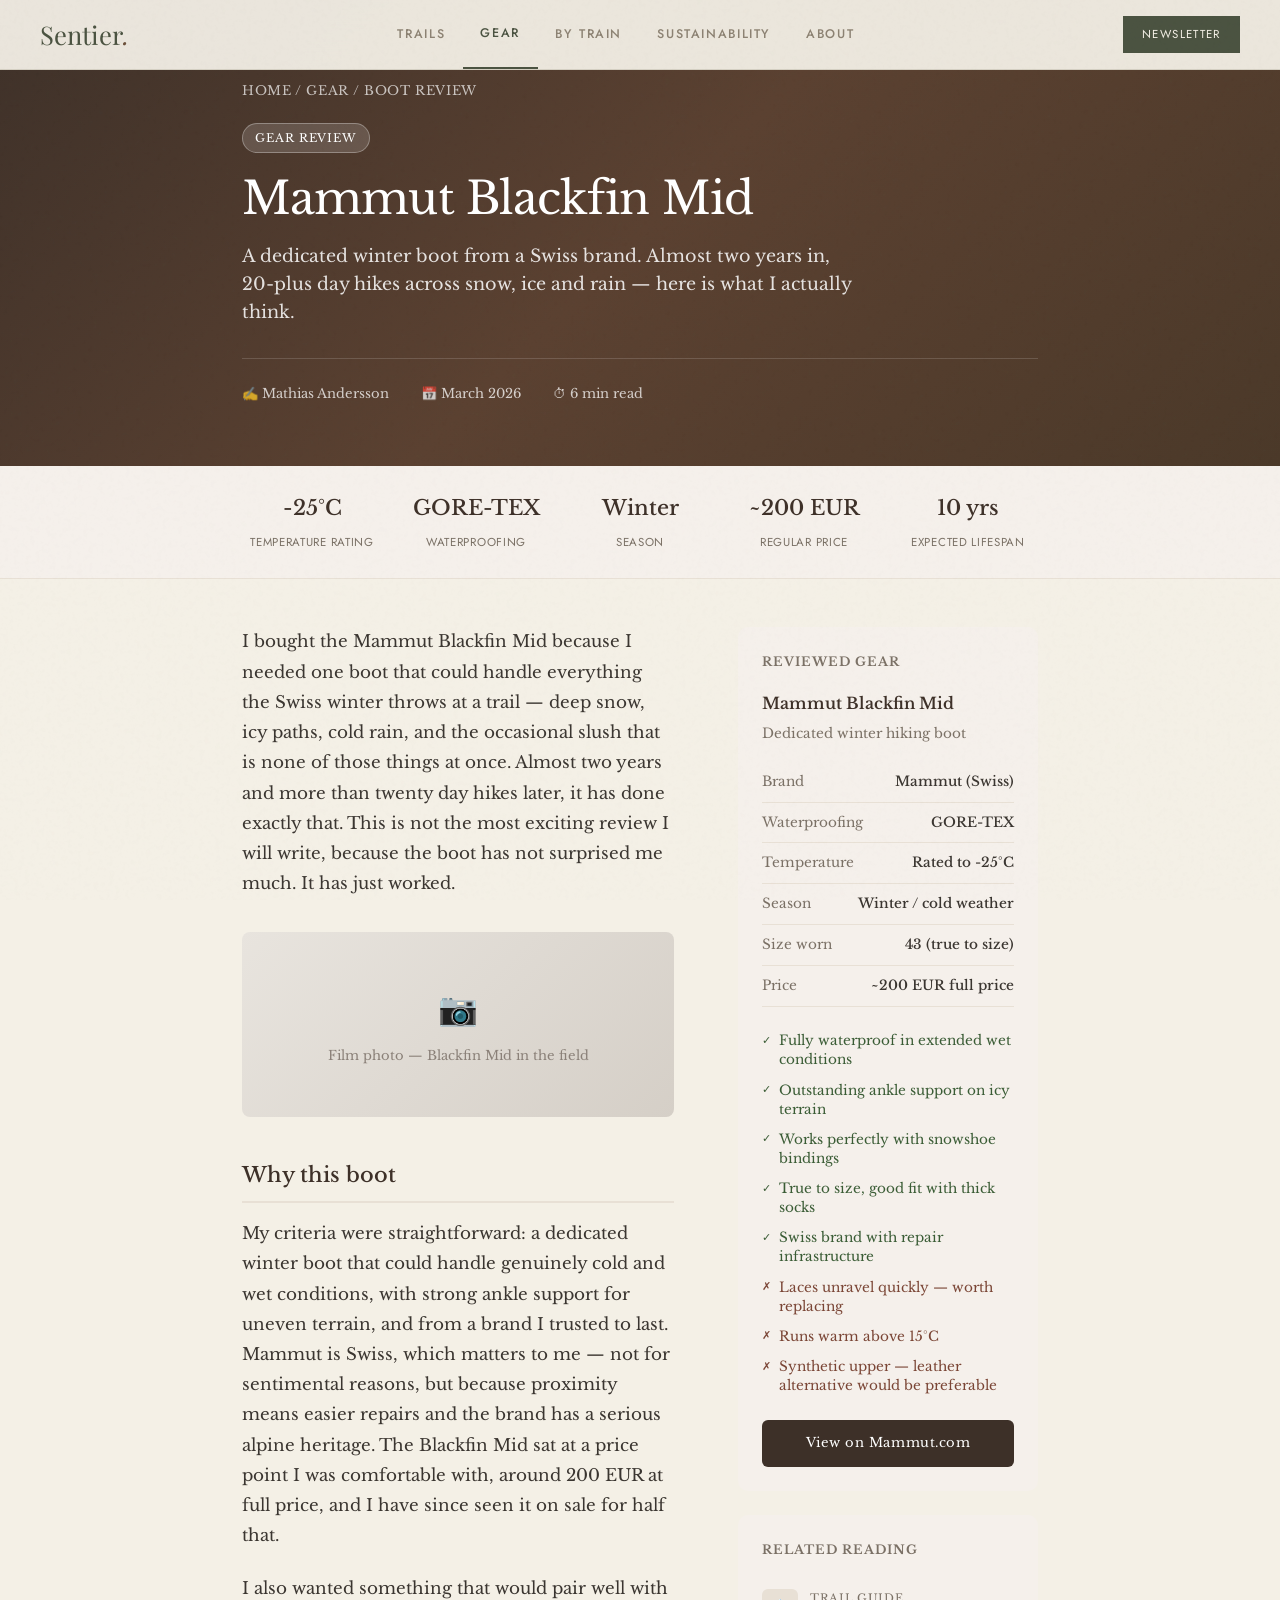
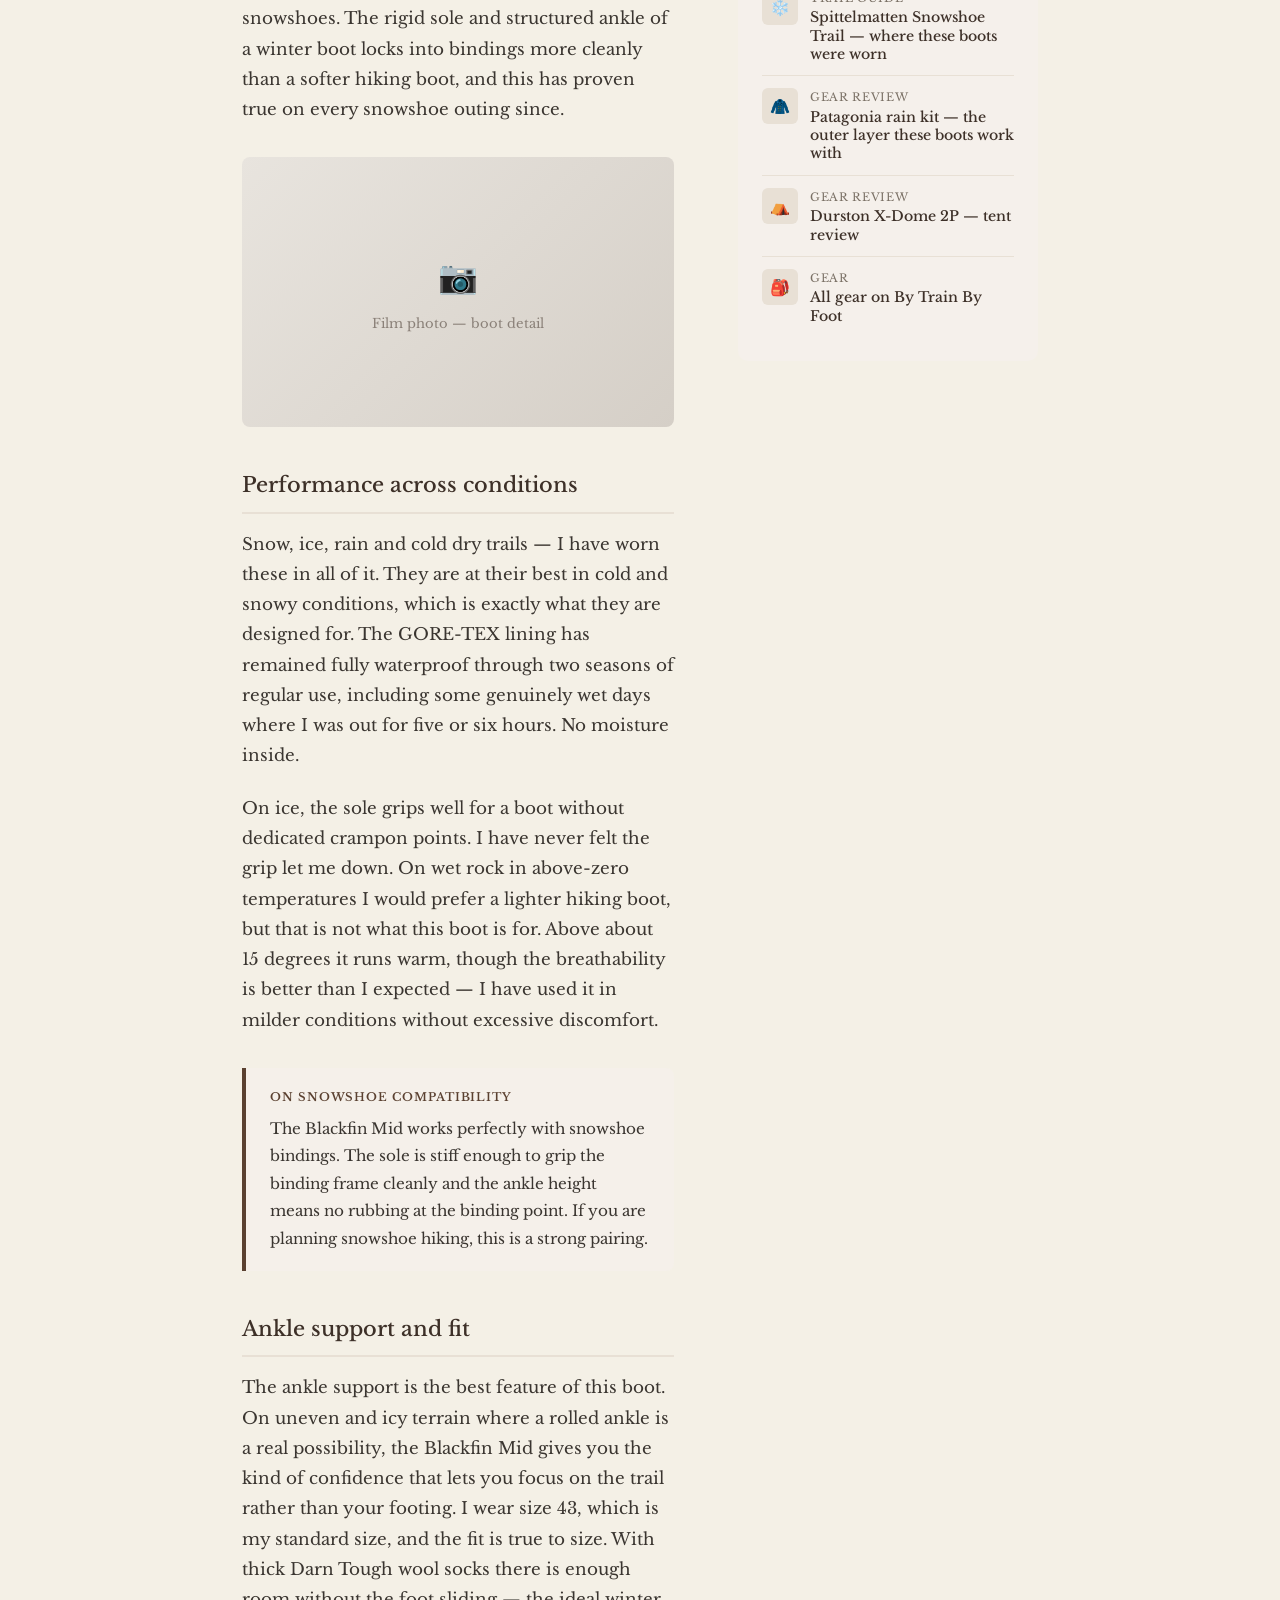
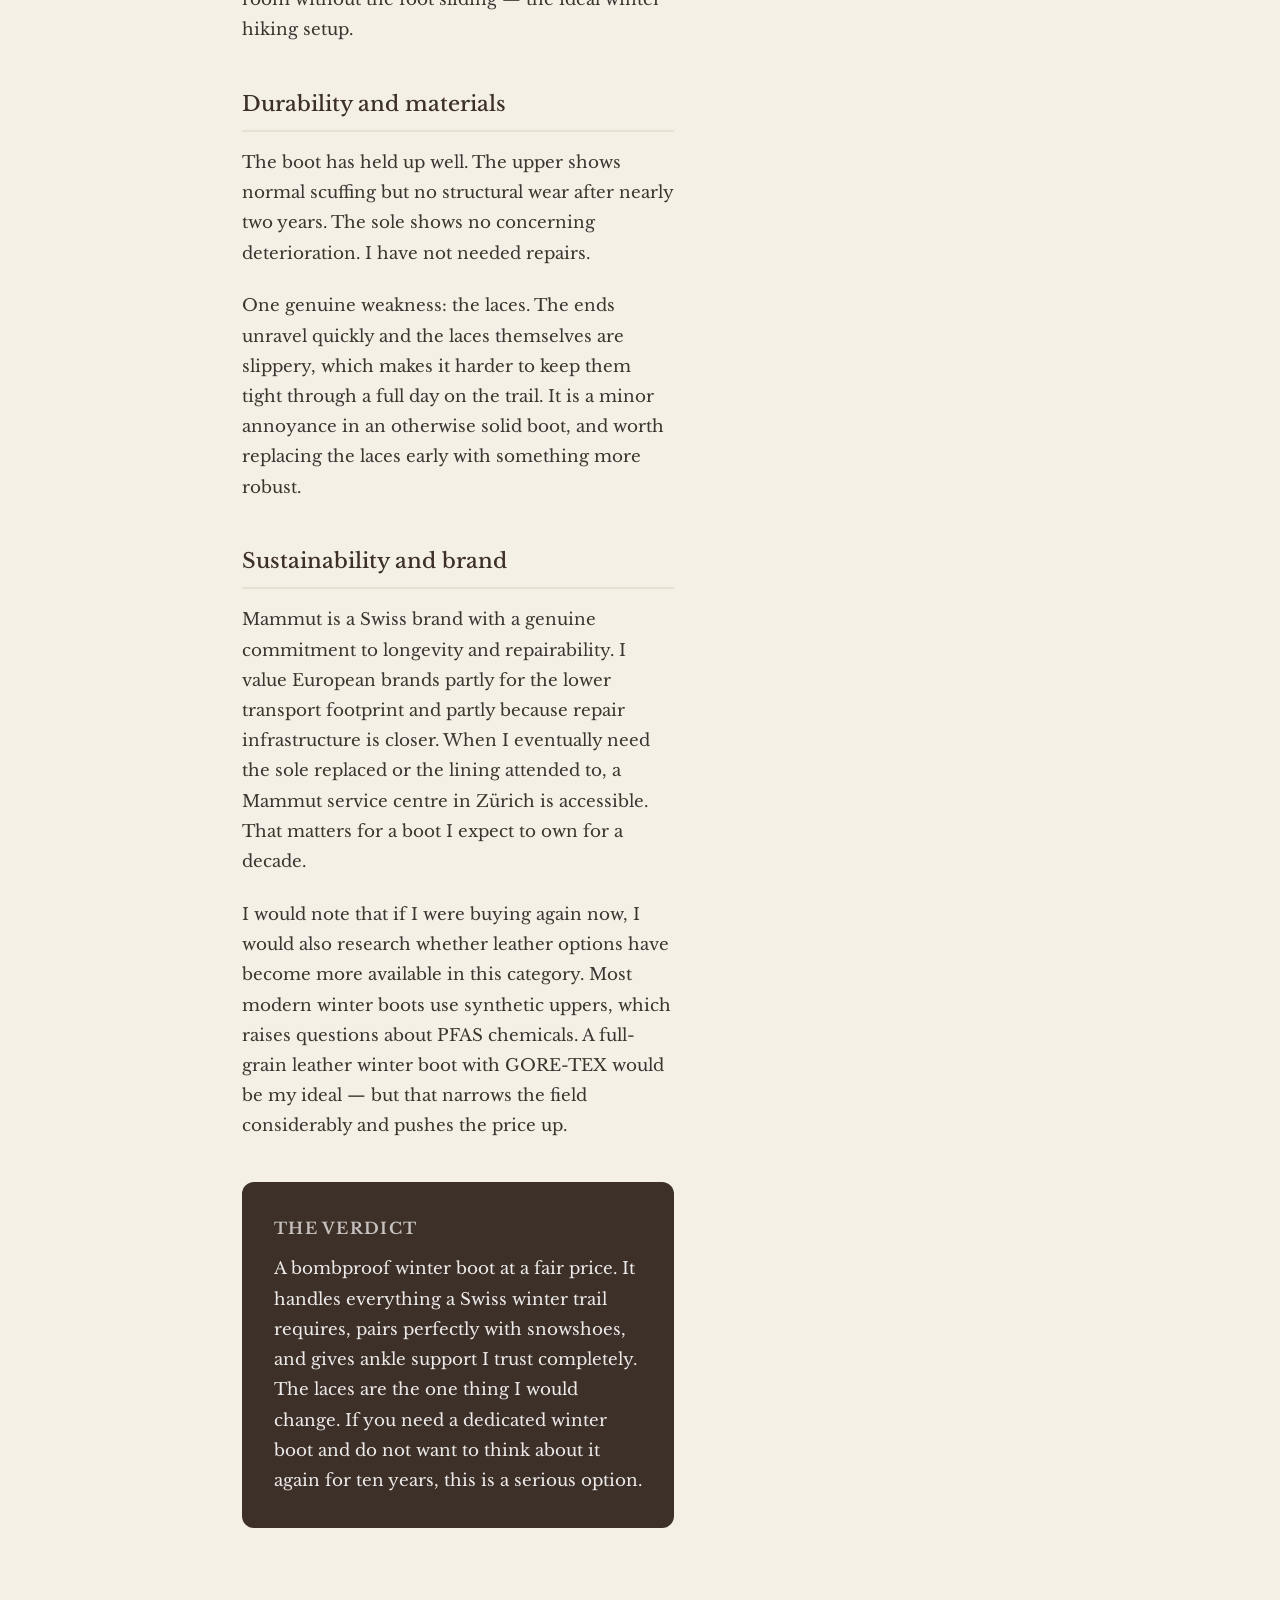
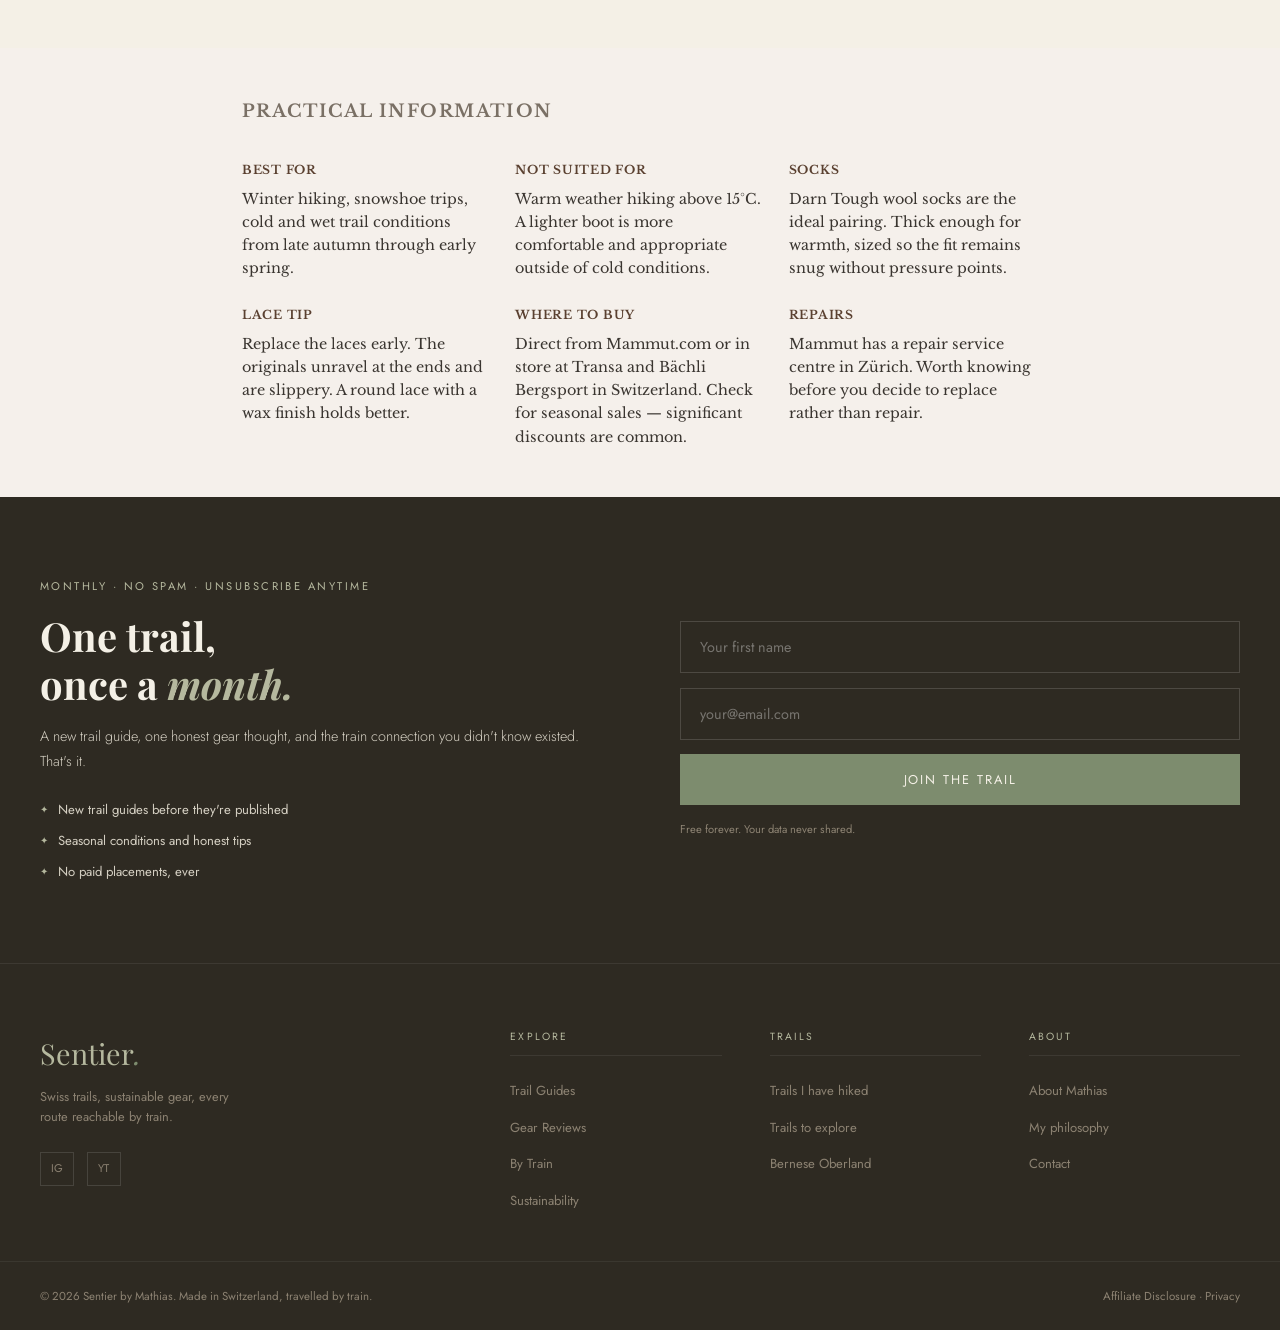
<file: mammut-blackfin-mid-review.html>
<!DOCTYPE html>
<html lang="en">
<head>
  <meta charset="UTF-8">
  <meta name="viewport" content="width=device-width, initial-scale=1.0">
  <title>Mammut Blackfin Mid Review | By Train By Foot</title>
  <meta name="description" content="An honest review of the Mammut Blackfin Mid winter boot after almost two years and 20-plus day hikes. What works, what doesn't, and whether it's worth the price.">
  <link href="https://fonts.googleapis.com/css2?family=Playfair+Display:ital,wght@0,400;0,600;0,700;1,400;1,600&family=Jost:wght@300;400;500;600&family=Libre+Baskerville:ital@0;1&display=swap" rel="stylesheet">
  <link rel="stylesheet" href="style.css">
  <style>
    .article-hero { background: linear-gradient(135deg, #3d3028 0%, #5a4030 50%, #4a3828 100%); padding: 80px 0 60px; color: white; }
    .article-hero-inner { max-width: 860px; margin: 0 auto; padding: 0 2rem; }
    .article-breadcrumb { font-size: 0.8rem; opacity: 0.7; margin-bottom: 1.2rem; letter-spacing: 0.05em; text-transform: uppercase; }
    .article-breadcrumb a { color: white; text-decoration: none; }
    .article-breadcrumb a:hover { opacity: 0.9; }
    .article-tag { display: inline-block; background: rgba(255,255,255,0.15); border: 1px solid rgba(255,255,255,0.3); color: white; font-size: 0.72rem; letter-spacing: 0.08em; text-transform: uppercase; padding: 4px 12px; border-radius: 20px; margin-bottom: 1.2rem; }
    .article-hero h1 { font-size: clamp(1.8rem, 4vw, 2.8rem); font-weight: 300; letter-spacing: -0.02em; line-height: 1.2; margin-bottom: 1rem; }
    .article-hero .subtitle { font-size: 1.1rem; opacity: 0.85; line-height: 1.6; max-width: 620px; font-weight: 300; }
    .article-meta { display: flex; gap: 2rem; margin-top: 2rem; padding-top: 1.5rem; border-top: 1px solid rgba(255,255,255,0.2); font-size: 0.82rem; opacity: 0.75; flex-wrap: wrap; }
    .article-meta span { display: flex; align-items: center; gap: 0.4rem; }

    .article-stats { background: #f5f0eb; border-bottom: 1px solid #e8e0d5; }
    .stats-grid { max-width: 860px; margin: 0 auto; padding: 1.5rem 2rem; display: grid; grid-template-columns: repeat(auto-fit, minmax(130px, 1fr)); gap: 1.5rem; }
    .stat-item { text-align: center; }
    .stat-value { font-size: 1.3rem; font-weight: 500; color: #3d3028; display: block; }
    .stat-label { font-size: 0.72rem; color: #7a7065; text-transform: uppercase; letter-spacing: 0.06em; margin-top: 0.2rem; }

    .article-body { max-width: 860px; margin: 0 auto; padding: 3rem 2rem; display: grid; grid-template-columns: 1fr 300px; gap: 4rem; align-items: start; }
    @media (max-width: 768px) { .article-body { grid-template-columns: 1fr; gap: 2rem; } }

    .article-content p { font-size: 1.05rem; line-height: 1.8; color: #3a3530; margin-bottom: 1.4rem; }
    .article-content h2 { font-size: 1.3rem; font-weight: 500; color: #3d3028; margin: 2.5rem 0 1rem; padding-bottom: 0.5rem; border-bottom: 2px solid #e8e0d5; }

    .image-placeholder { background: linear-gradient(135deg, #e8e4de 0%, #d5cfc7 100%); border-radius: 8px; aspect-ratio: 16/10; display: flex; flex-direction: column; align-items: center; justify-content: center; margin: 2rem 0; color: #8a8078; }
    .image-placeholder .icon { font-size: 2rem; margin-bottom: 0.5rem; }
    .image-placeholder .label { font-size: 0.82rem; }
    .image-placeholder.wide { aspect-ratio: 21/9; }

    .tip-box { background: #f5f0ea; border-left: 4px solid #5a4030; border-radius: 0 8px 8px 0; padding: 1.2rem 1.5rem; margin: 2rem 0; }
    .tip-box .tip-label { font-size: 0.72rem; text-transform: uppercase; letter-spacing: 0.08em; color: #5a4030; font-weight: 600; margin-bottom: 0.5rem; }
    .tip-box p { margin: 0; font-size: 0.95rem !important; color: #3a3530; }

    .verdict-box { background: #3d3028; color: white; border-radius: 12px; padding: 2rem; margin: 2.5rem 0; }
    .verdict-box h3 { color: white !important; margin-top: 0 !important; font-size: 1rem; text-transform: uppercase; letter-spacing: 0.08em; opacity: 0.7; margin-bottom: 0.8rem !important; }
    .verdict-box p { color: rgba(255,255,255,0.9) !important; margin-bottom: 0 !important; }

    .article-sidebar { position: sticky; top: 100px; }
    .sidebar-card { background: #f5f0eb; border-radius: 10px; padding: 1.5rem; margin-bottom: 1.5rem; }
    .sidebar-card h4 { font-size: 0.78rem; text-transform: uppercase; letter-spacing: 0.08em; color: #7a7065; margin-bottom: 1rem; }
    .sidebar-card .gear-name { font-size: 1rem; font-weight: 600; color: #3d3028; margin-bottom: 0.3rem; }
    .sidebar-card .gear-sub { font-size: 0.85rem; color: #7a7065; margin-bottom: 1rem; }
    .sidebar-spec { display: flex; justify-content: space-between; align-items: center; padding: 0.5rem 0; border-bottom: 1px solid #e8e0d5; font-size: 0.85rem; }
    .sidebar-spec:last-of-type { border-bottom: none; }
    .sidebar-spec .spec-label { color: #7a7065; }
    .sidebar-spec .spec-value { font-weight: 500; color: #3a3530; }

    .pros-cons { margin-top: 1.2rem; }
    .pros-cons .pro, .pros-cons .con { font-size: 0.85rem; padding: 0.35rem 0; display: flex; align-items: flex-start; gap: 0.5rem; line-height: 1.4; }
    .pros-cons .pro { color: #3a5c35; }
    .pros-cons .con { color: #7a4535; }
    .pros-cons .dot { flex-shrink: 0; margin-top: 0.1rem; font-size: 0.7rem; }

    .sidebar-link { display: block; text-align: center; background: #3d3028; color: white; text-decoration: none; padding: 0.75rem; border-radius: 6px; font-size: 0.82rem; letter-spacing: 0.04em; margin-top: 1.2rem; transition: background 0.2s; }
    .sidebar-link:hover { background: #5a4030; }

    .related-card { display: flex; gap: 0.75rem; align-items: flex-start; padding: 0.75rem 0; border-bottom: 1px solid #e8e0d5; text-decoration: none; }
    .related-card:last-child { border-bottom: none; }
    .related-card .rc-type { font-size: 0.7rem; text-transform: uppercase; letter-spacing: 0.06em; color: #7a7065; }
    .related-card .rc-title { font-size: 0.88rem; color: #3d3028; font-weight: 500; line-height: 1.3; }
    .related-icon { width: 36px; height: 36px; background: #e8e0d5; border-radius: 6px; display: flex; align-items: center; justify-content: center; flex-shrink: 0; font-size: 1rem; }

    .practical-grid { background: #f5f0eb; padding: 3rem 0; margin-top: 2rem; }
    .practical-inner { max-width: 860px; margin: 0 auto; padding: 0 2rem; }
    .practical-inner h2 { font-size: 1.1rem; text-transform: uppercase; letter-spacing: 0.08em; color: #7a7065; margin-bottom: 2rem; }
    .practical-cells { display: grid; grid-template-columns: repeat(auto-fit, minmax(200px, 1fr)); gap: 1.5rem; }
    .practical-cell h4 { font-size: 0.75rem; text-transform: uppercase; letter-spacing: 0.06em; color: #5a4030; margin-bottom: 0.5rem; }
    .practical-cell p { font-size: 0.9rem; color: #3a3530; line-height: 1.6; }
  </style>
</head>
<body>

<div id="nav-placeholder"></div>

<section class="article-hero">
  <div class="article-hero-inner">
    <div class="article-breadcrumb"><a href="index.html">Home</a> / <a href="gear.html">Gear</a> / Boot Review</div>
    <div class="article-tag">Gear Review</div>
    <h1>Mammut Blackfin Mid</h1>
    <p class="subtitle">A dedicated winter boot from a Swiss brand. Almost two years in, 20-plus day hikes across snow, ice and rain — here is what I actually think.</p>
    <div class="article-meta">
      <span>✍ Mathias Andersson</span>
      <span>📅 March 2026</span>
      <span>⏱ 6 min read</span>
    </div>
  </div>
</section>

<section class="article-stats">
  <div class="stats-grid">
    <div class="stat-item"><span class="stat-value">-25°C</span><span class="stat-label">Temperature rating</span></div>
    <div class="stat-item"><span class="stat-value">GORE-TEX</span><span class="stat-label">Waterproofing</span></div>
    <div class="stat-item"><span class="stat-value">Winter</span><span class="stat-label">Season</span></div>
    <div class="stat-item"><span class="stat-value">~200 EUR</span><span class="stat-label">Regular price</span></div>
    <div class="stat-item"><span class="stat-value">10 yrs</span><span class="stat-label">Expected lifespan</span></div>
  </div>
</section>

<div class="article-body">
  <article class="article-content">

    <p>I bought the Mammut Blackfin Mid because I needed one boot that could handle everything the Swiss winter throws at a trail — deep snow, icy paths, cold rain, and the occasional slush that is none of those things at once. Almost two years and more than twenty day hikes later, it has done exactly that. This is not the most exciting review I will write, because the boot has not surprised me much. It has just worked.</p>

    <div class="image-placeholder wide"><div class="icon">📷</div><div class="label">Film photo — Blackfin Mid in the field</div></div>

    <h2>Why this boot</h2>
    <p>My criteria were straightforward: a dedicated winter boot that could handle genuinely cold and wet conditions, with strong ankle support for uneven terrain, and from a brand I trusted to last. Mammut is Swiss, which matters to me — not for sentimental reasons, but because proximity means easier repairs and the brand has a serious alpine heritage. The Blackfin Mid sat at a price point I was comfortable with, around 200 EUR at full price, and I have since seen it on sale for half that.</p>
    <p>I also wanted something that would pair well with snowshoes. The rigid sole and structured ankle of a winter boot locks into bindings more cleanly than a softer hiking boot, and this has proven true on every snowshoe outing since.</p>

    <div class="image-placeholder"><div class="icon">📷</div><div class="label">Film photo — boot detail</div></div>

    <h2>Performance across conditions</h2>
    <p>Snow, ice, rain and cold dry trails — I have worn these in all of it. They are at their best in cold and snowy conditions, which is exactly what they are designed for. The GORE-TEX lining has remained fully waterproof through two seasons of regular use, including some genuinely wet days where I was out for five or six hours. No moisture inside.</p>
    <p>On ice, the sole grips well for a boot without dedicated crampon points. I have never felt the grip let me down. On wet rock in above-zero temperatures I would prefer a lighter hiking boot, but that is not what this boot is for. Above about 15 degrees it runs warm, though the breathability is better than I expected — I have used it in milder conditions without excessive discomfort.</p>

    <div class="tip-box">
      <div class="tip-label">On snowshoe compatibility</div>
      <p>The Blackfin Mid works perfectly with snowshoe bindings. The sole is stiff enough to grip the binding frame cleanly and the ankle height means no rubbing at the binding point. If you are planning snowshoe hiking, this is a strong pairing.</p>
    </div>

    <h2>Ankle support and fit</h2>
    <p>The ankle support is the best feature of this boot. On uneven and icy terrain where a rolled ankle is a real possibility, the Blackfin Mid gives you the kind of confidence that lets you focus on the trail rather than your footing. I wear size 43, which is my standard size, and the fit is true to size. With thick Darn Tough wool socks there is enough room without the foot sliding — the ideal winter hiking setup.</p>

    <h2>Durability and materials</h2>
    <p>The boot has held up well. The upper shows normal scuffing but no structural wear after nearly two years. The sole shows no concerning deterioration. I have not needed repairs.</p>
    <p>One genuine weakness: the laces. The ends unravel quickly and the laces themselves are slippery, which makes it harder to keep them tight through a full day on the trail. It is a minor annoyance in an otherwise solid boot, and worth replacing the laces early with something more robust.</p>

    <h2>Sustainability and brand</h2>
    <p>Mammut is a Swiss brand with a genuine commitment to longevity and repairability. I value European brands partly for the lower transport footprint and partly because repair infrastructure is closer. When I eventually need the sole replaced or the lining attended to, a Mammut service centre in Zürich is accessible. That matters for a boot I expect to own for a decade.</p>
    <p>I would note that if I were buying again now, I would also research whether leather options have become more available in this category. Most modern winter boots use synthetic uppers, which raises questions about PFAS chemicals. A full-grain leather winter boot with GORE-TEX would be my ideal — but that narrows the field considerably and pushes the price up.</p>

    <div class="verdict-box">
      <h3>The verdict</h3>
      <p>A bombproof winter boot at a fair price. It handles everything a Swiss winter trail requires, pairs perfectly with snowshoes, and gives ankle support I trust completely. The laces are the one thing I would change. If you need a dedicated winter boot and do not want to think about it again for ten years, this is a serious option.</p>
    </div>

  </article>

  <aside class="article-sidebar">
    <div class="sidebar-card">
      <h4>Reviewed Gear</h4>
      <div class="gear-name">Mammut Blackfin Mid</div>
      <div class="gear-sub">Dedicated winter hiking boot</div>
      <div class="sidebar-spec"><span class="spec-label">Brand</span><span class="spec-value">Mammut (Swiss)</span></div>
      <div class="sidebar-spec"><span class="spec-label">Waterproofing</span><span class="spec-value">GORE-TEX</span></div>
      <div class="sidebar-spec"><span class="spec-label">Temperature</span><span class="spec-value">Rated to -25°C</span></div>
      <div class="sidebar-spec"><span class="spec-label">Season</span><span class="spec-value">Winter / cold weather</span></div>
      <div class="sidebar-spec"><span class="spec-label">Size worn</span><span class="spec-value">43 (true to size)</span></div>
      <div class="sidebar-spec"><span class="spec-label">Price</span><span class="spec-value">~200 EUR full price</span></div>
      <div class="pros-cons">
        <div class="pro"><span class="dot">✓</span> Fully waterproof in extended wet conditions</div>
        <div class="pro"><span class="dot">✓</span> Outstanding ankle support on icy terrain</div>
        <div class="pro"><span class="dot">✓</span> Works perfectly with snowshoe bindings</div>
        <div class="pro"><span class="dot">✓</span> True to size, good fit with thick socks</div>
        <div class="pro"><span class="dot">✓</span> Swiss brand with repair infrastructure</div>
        <div class="con"><span class="dot">✗</span> Laces unravel quickly — worth replacing</div>
        <div class="con"><span class="dot">✗</span> Runs warm above 15°C</div>
        <div class="con"><span class="dot">✗</span> Synthetic upper — leather alternative would be preferable</div>
      </div>
      <a href="https://www.mammut.com" target="_blank" rel="noopener" class="sidebar-link">View on Mammut.com</a>
    </div>

    <div class="sidebar-card">
      <h4>Related reading</h4>
      <a href="spittelmatten-snowshoe.html" class="related-card">
        <div class="related-icon">❄️</div>
        <div><div class="rc-type">Trail Guide</div><div class="rc-title">Spittelmatten Snowshoe Trail — where these boots were worn</div></div>
      </a>
      <a href="patagonia-rain-kit-review.html" class="related-card">
        <div class="related-icon">🧥</div>
        <div><div class="rc-type">Gear Review</div><div class="rc-title">Patagonia rain kit — the outer layer these boots work with</div></div>
      </a>
      <a href="durston-x-dome-2p-review.html" class="related-card">
        <div class="related-icon">⛺</div>
        <div><div class="rc-type">Gear Review</div><div class="rc-title">Durston X-Dome 2P — tent review</div></div>
      </a>
      <a href="gear.html" class="related-card">
        <div class="related-icon">🎒</div>
        <div><div class="rc-type">Gear</div><div class="rc-title">All gear on By Train By Foot</div></div>
      </a>
    </div>
  </aside>
</div>

<section class="practical-grid">
  <div class="practical-inner">
    <h2>Practical information</h2>
    <div class="practical-cells">
      <div class="practical-cell"><h4>Best for</h4><p>Winter hiking, snowshoe trips, cold and wet trail conditions from late autumn through early spring.</p></div>
      <div class="practical-cell"><h4>Not suited for</h4><p>Warm weather hiking above 15°C. A lighter boot is more comfortable and appropriate outside of cold conditions.</p></div>
      <div class="practical-cell"><h4>Socks</h4><p>Darn Tough wool socks are the ideal pairing. Thick enough for warmth, sized so the fit remains snug without pressure points.</p></div>
      <div class="practical-cell"><h4>Lace tip</h4><p>Replace the laces early. The originals unravel at the ends and are slippery. A round lace with a wax finish holds better.</p></div>
      <div class="practical-cell"><h4>Where to buy</h4><p>Direct from Mammut.com or in store at Transa and Bächli Bergsport in Switzerland. Check for seasonal sales — significant discounts are common.</p></div>
      <div class="practical-cell"><h4>Repairs</h4><p>Mammut has a repair service centre in Zürich. Worth knowing before you decide to replace rather than repair.</p></div>
    </div>
  </div>
</section>

<div id="footer-placeholder"></div>
<script src="shared.js"></script>
<script>
  document.getElementById('nav-placeholder').innerHTML = getNavHTML('gear');
  document.getElementById('footer-placeholder').innerHTML = getFooterHTML();
  document.addEventListener('DOMContentLoaded', () => { initReveal(); });
</script>
</body>
</html>
</file>
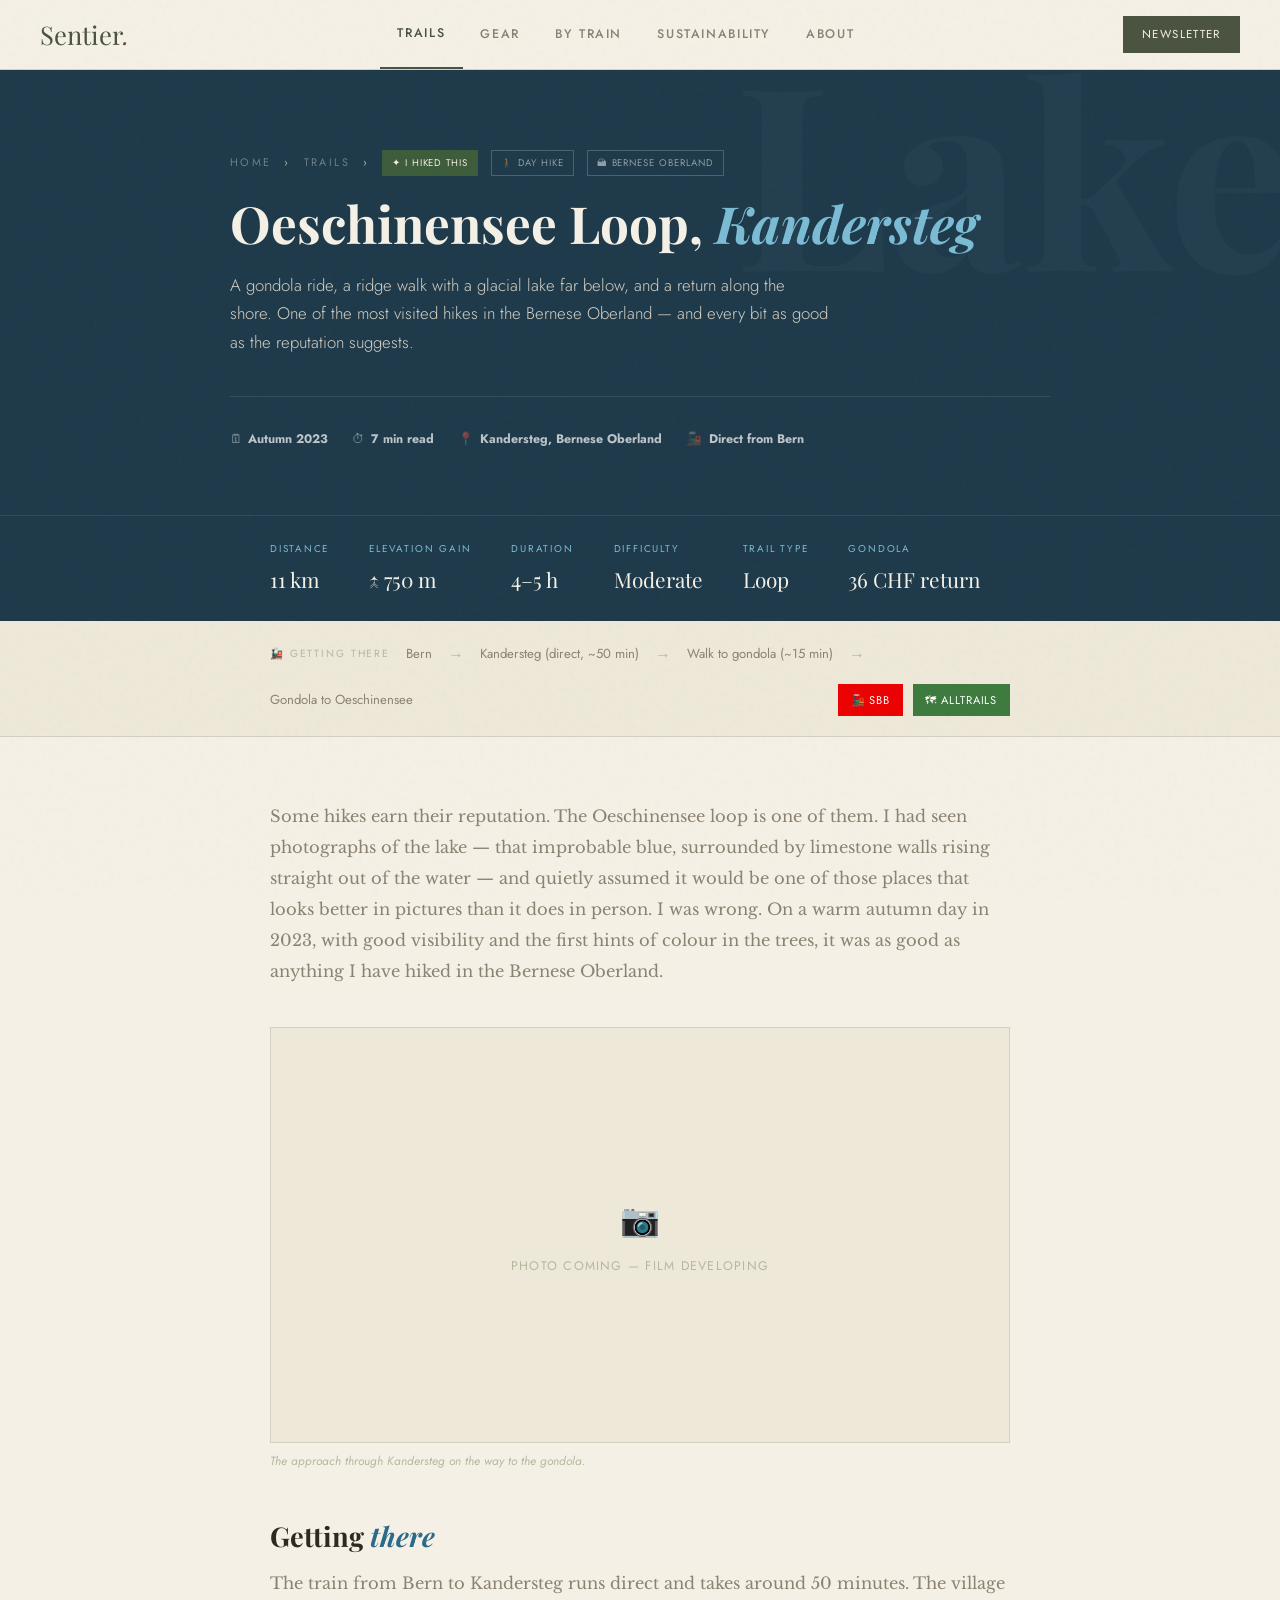
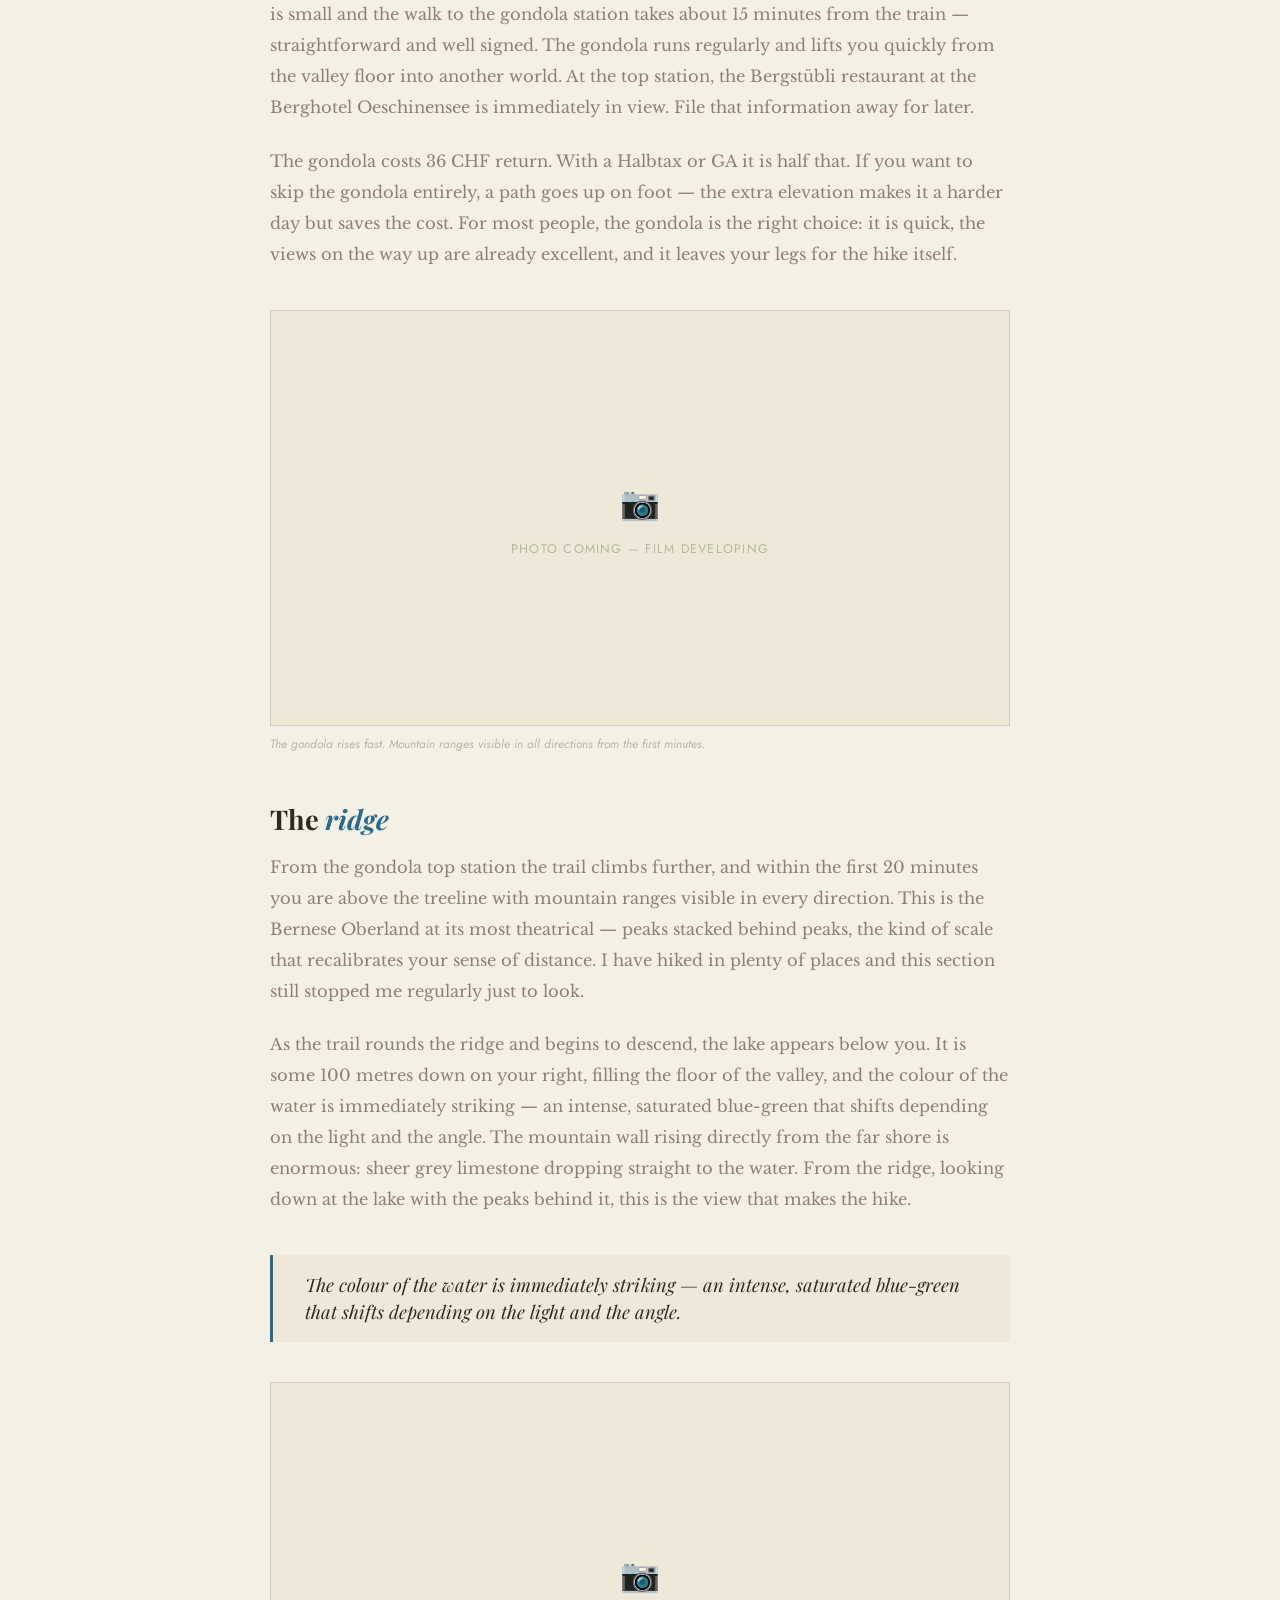
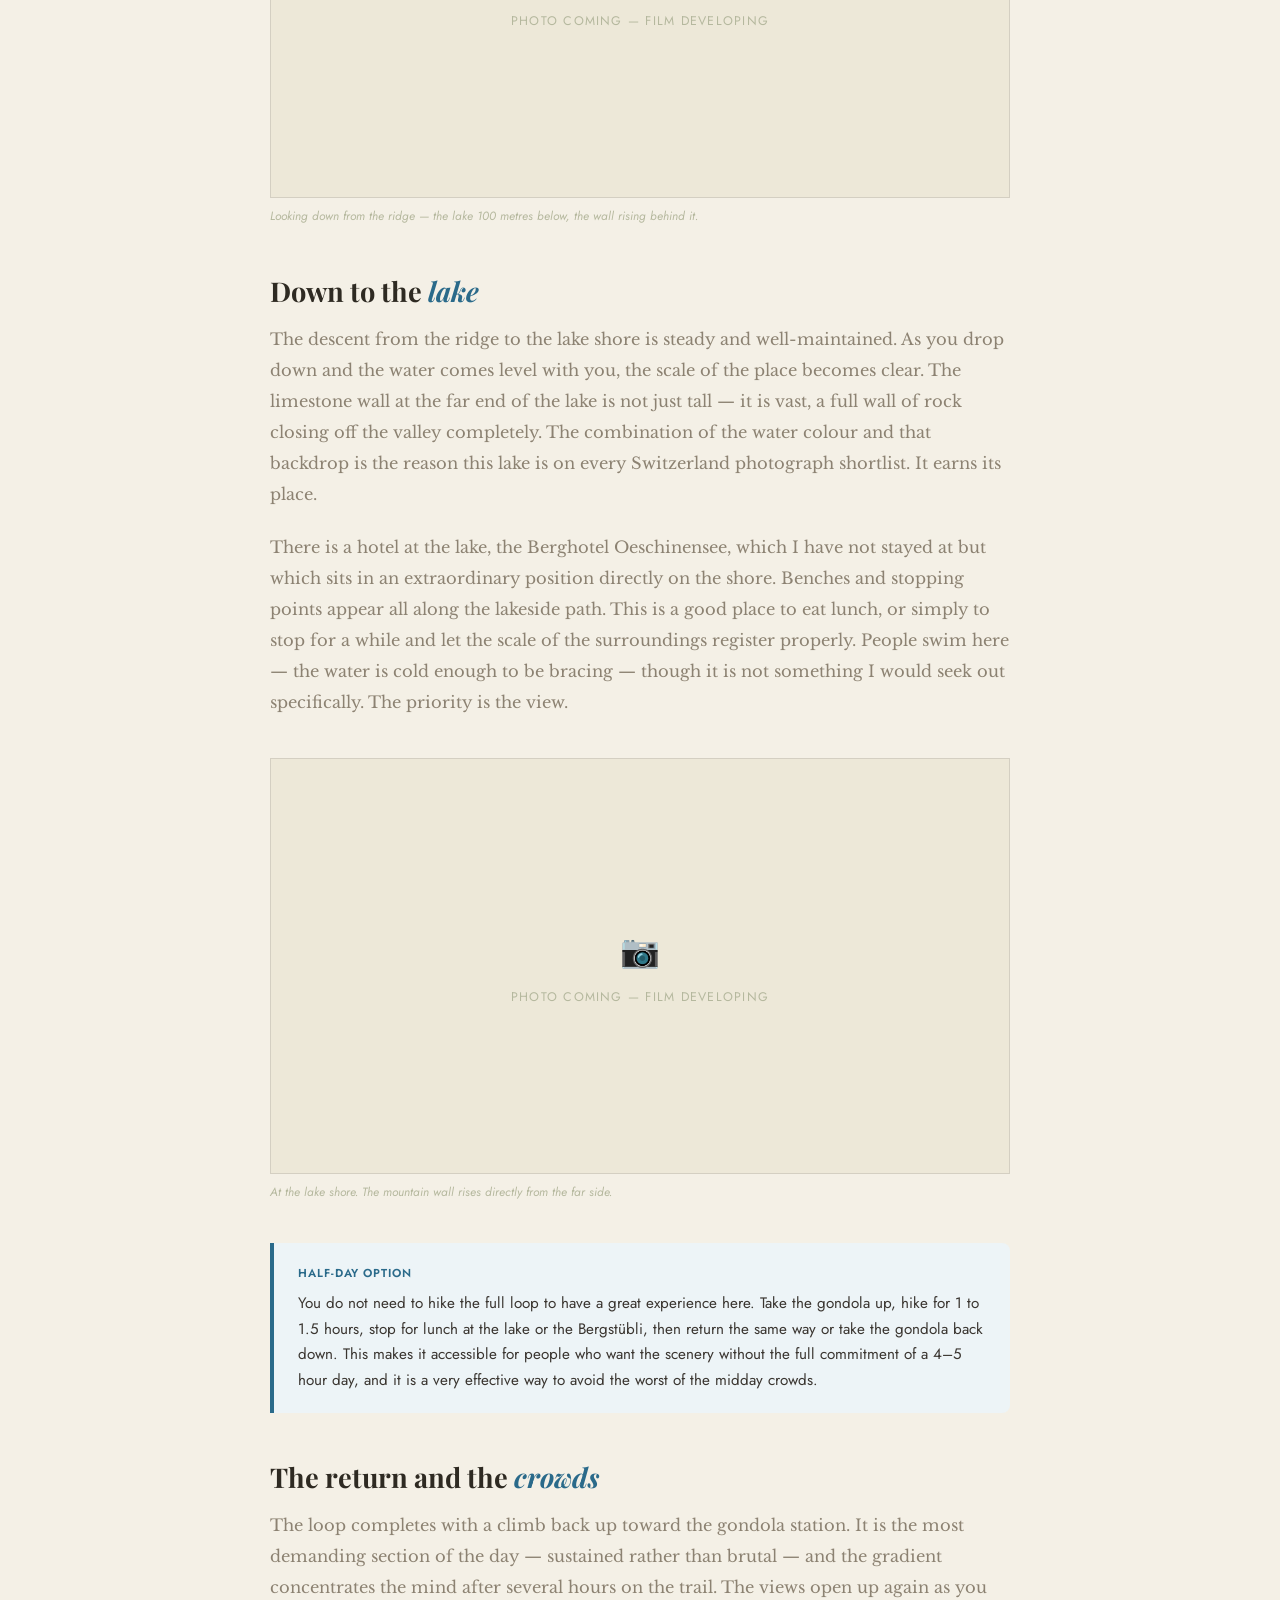
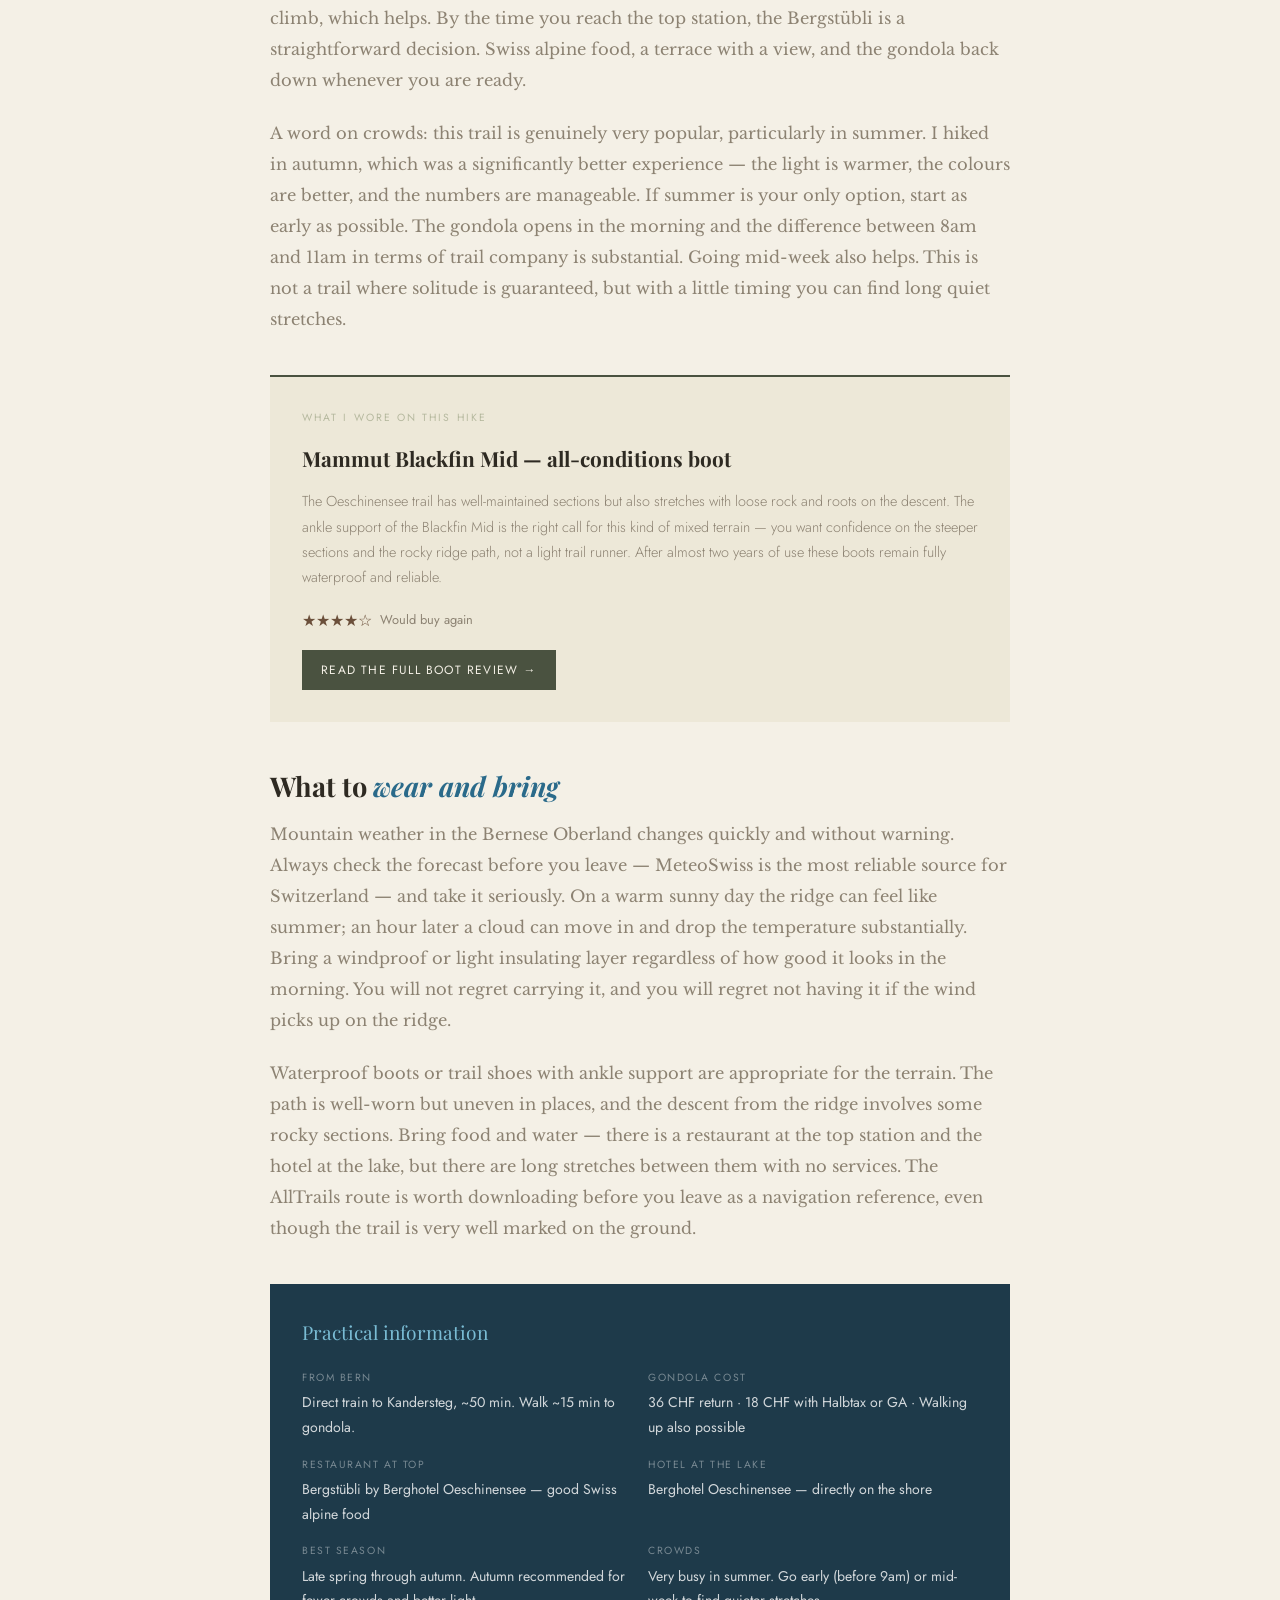
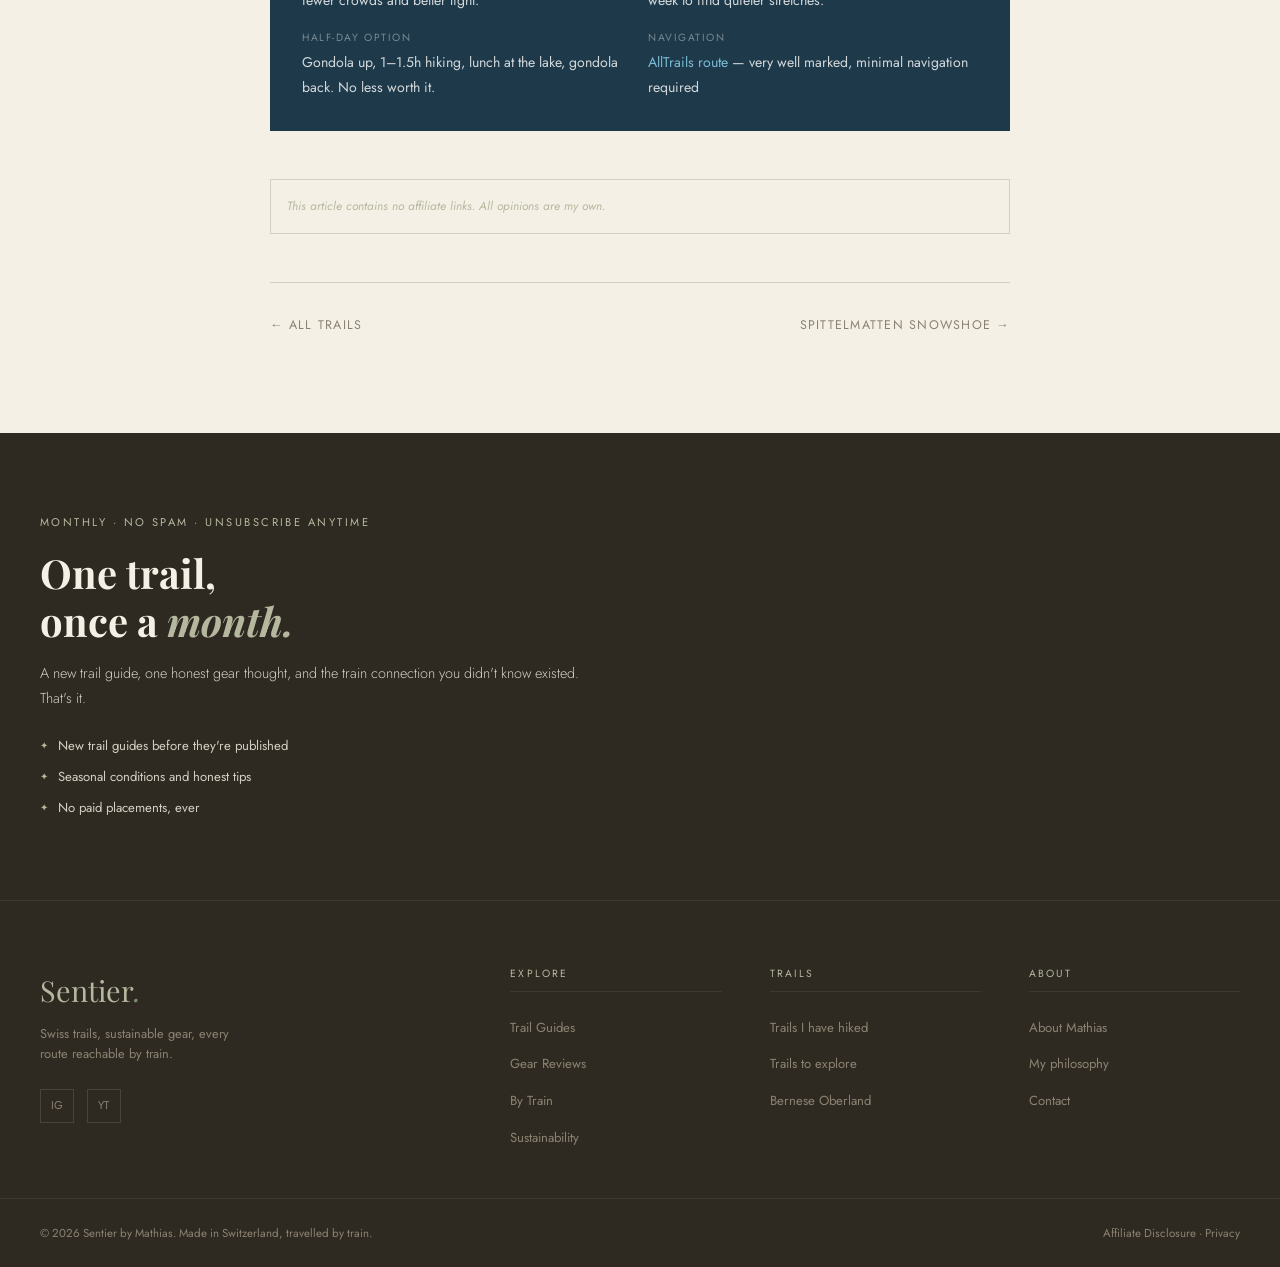
<file: oeschinensee-loop-kandersteg.html>
<!DOCTYPE html>
<html lang="en">
<head>
  <meta charset="UTF-8">
  <meta name="viewport" content="width=device-width, initial-scale=1.0">
  <title>Oeschinensee Loop, Kandersteg — By Train By Foot</title>
  <meta name="description" content="A loop hike above one of Switzerland's most beautiful alpine lakes. Ride the gondola up, follow a ridge with the lake far below, then walk the shore. Fully reachable by train from Bern.">
  <link href="https://fonts.googleapis.com/css2?family=Playfair+Display:ital,wght@0,400;0,600;0,700;1,400;1,600&family=Jost:wght@300;400;500;600&family=Libre+Baskerville:ital@0;1&display=swap" rel="stylesheet">
  <link rel="stylesheet" href="style.css">
  <style>
    /* ARTICLE HERO */
    .article-hero {
      margin-top: var(--nav-h); background: #1e3a4a; color: var(--cream);
      padding: 5rem 2.5rem 4rem; position: relative; overflow: hidden;
    }
    .article-hero-inner { max-width: 820px; margin: 0 auto; position: relative; z-index: 2; }
    .article-hero-bg {
      position: absolute; top: -2rem; right: -1rem;
      font-family: 'Playfair Display', serif; font-size: 16rem; font-weight: 700;
      color: rgba(255,255,255,0.025); line-height: 1; pointer-events: none;
    }
    .article-category {
      font-family: 'Jost', sans-serif; font-size: 0.68rem; letter-spacing: 0.22em;
      text-transform: uppercase; color: var(--lichen); margin-bottom: 1.2rem;
      display: flex; align-items: center; gap: 0.8rem; flex-wrap: wrap;
    }
    .article-category a { color: rgba(255,255,255,0.35); transition: color 0.2s; }
    .article-category a:hover { color: rgba(255,255,255,0.6); }
    .article-title {
      font-family: 'Playfair Display', serif;
      font-size: clamp(2.2rem, 4vw, 3.5rem); line-height: 1.1; margin-bottom: 1.2rem;
    }
    .article-title em { font-style: italic; color: #7abcd4; }
    .article-subtitle {
      font-family: 'Jost', sans-serif; font-weight: 300; font-size: 1.05rem;
      color: var(--mist); max-width: 600px; line-height: 1.7; margin-bottom: 2.5rem;
    }
    .article-meta-row {
      display: flex; align-items: center; gap: 1.5rem; flex-wrap: wrap;
      padding-top: 2rem; border-top: 1px solid rgba(255,255,255,0.1);
    }
    .meta-item { font-family: 'Jost', sans-serif; font-size: 0.78rem; color: rgba(255,255,255,0.45); display: flex; align-items: center; gap: 0.4rem; }
    .meta-item strong { color: rgba(255,255,255,0.7); }

    /* TRAIL STATS BAR */
    .stats-bar { background: #1e3a4a; border-top: 1px solid rgba(255,255,255,0.08); }
    .stats-bar-inner {
      max-width: 820px; margin: 0 auto; padding: 1.5rem 2.5rem;
      display: flex; gap: 2.5rem; flex-wrap: wrap;
    }
    .stat-item { display: flex; flex-direction: column; gap: 0.2rem; }
    .stat-label { font-family: 'Jost', sans-serif; font-size: 0.62rem; letter-spacing: 0.18em; text-transform: uppercase; color: #7abcd4; }
    .stat-value { font-family: 'Playfair Display', serif; font-size: 1.3rem; color: var(--cream); }

    /* TRANSPORT STRIP */
    .transport-strip { background: var(--parchment); border-bottom: 1px solid var(--mist); }
    .transport-inner {
      max-width: 820px; margin: 0 auto; padding: 1.2rem 2.5rem;
      display: flex; gap: 1rem; align-items: center; flex-wrap: wrap;
    }
    .transport-label { font-family: 'Jost', sans-serif; font-size: 0.65rem; letter-spacing: 0.18em; text-transform: uppercase; color: var(--lichen); white-space: nowrap; }
    .transport-step { font-family: 'Jost', sans-serif; font-size: 0.82rem; color: var(--stone); display: flex; align-items: center; gap: 0.4rem; }
    .transport-arrow { color: var(--lichen); }
    .transport-links { display: flex; gap: 0.6rem; margin-left: auto; }
    .tlink { font-family: 'Jost', sans-serif; font-size: 0.7rem; letter-spacing: 0.08em; text-transform: uppercase; padding: 0.4rem 0.8rem; display: inline-flex; align-items: center; gap: 0.3rem; }
    .tlink.sbb { background: #eb0000; color: #fff; }
    .tlink.alltrails { background: #3d7a3d; color: #fff; }

    /* ARTICLE BODY */
    .article-body { max-width: 820px; margin: 0 auto; padding: 4rem 2.5rem 6rem; }
    .article-text { font-family: 'Libre Baskerville', serif; font-size: 1.02rem; color: var(--stone); line-height: 1.9; margin-bottom: 1.4rem; }
    .article-h2 { font-family: 'Playfair Display', serif; font-size: 1.7rem; color: var(--earth); line-height: 1.2; margin: 3rem 0 1rem; }
    .article-h2 em { font-style: italic; color: #2a6a8a; }

    /* Image placeholder */
    .article-image { margin: 2.5rem 0; }
    .article-image-box {
      aspect-ratio: 16/9; background: var(--parchment);
      border: 1px solid var(--mist); display: flex; align-items: center;
      justify-content: center; flex-direction: column; gap: 0.5rem;
    }
    .image-placeholder-text { font-family: 'Jost', sans-serif; font-size: 0.78rem; color: var(--lichen); letter-spacing: 0.1em; text-transform: uppercase; }
    .article-image-caption { font-family: 'Jost', sans-serif; font-size: 0.75rem; color: var(--lichen); margin-top: 0.5rem; font-style: italic; }

    /* Pull quote */
    .pull-quote { border-left: 3px solid #2a6a8a; padding: 1rem 2rem; margin: 2.5rem 0; background: var(--parchment); }
    .pull-quote p { font-family: 'Playfair Display', serif; font-style: italic; font-size: 1.15rem; color: var(--earth); line-height: 1.5; }

    /* Tip box */
    .tip-box { background: #edf4f7; border-left: 4px solid #2a6a8a; border-radius: 0 8px 8px 0; padding: 1.2rem 1.5rem; margin: 2rem 0; }
    .tip-box .tip-label { font-family: 'Jost', sans-serif; font-size: 0.72rem; text-transform: uppercase; letter-spacing: 0.08em; color: #2a6a8a; font-weight: 600; margin-bottom: 0.5rem; }
    .tip-box p { font-family: 'Jost', sans-serif; margin: 0; font-size: 0.95rem; color: #3a3530; line-height: 1.7; }

    /* Gear box */
    .gear-box { background: var(--parchment); padding: 2rem; margin: 2.5rem 0; border-top: 2px solid var(--moss); }
    .gear-box-label { font-family: 'Jost', sans-serif; font-size: 0.65rem; letter-spacing: 0.2em; text-transform: uppercase; color: var(--lichen); margin-bottom: 0.8rem; }
    .gear-box-title { font-family: 'Playfair Display', serif; font-size: 1.3rem; color: var(--earth); margin-bottom: 0.8rem; }
    .gear-box-text { font-family: 'Jost', sans-serif; font-weight: 300; font-size: 0.9rem; color: var(--stone); line-height: 1.75; margin-bottom: 1rem; }
    .gear-box-link { font-family: 'Jost', sans-serif; font-size: 0.75rem; letter-spacing: 0.1em; text-transform: uppercase; background: var(--moss); color: var(--cream); padding: 0.6rem 1.2rem; display: inline-block; transition: background 0.2s; }
    .gear-box-link:hover { background: var(--fern); }

    /* Practical info box */
    .practical-box { background: #1e3a4a; color: var(--cream); padding: 2rem; margin: 2.5rem 0; }
    .practical-title { font-family: 'Playfair Display', serif; font-size: 1.2rem; color: #7abcd4; margin-bottom: 1.2rem; }
    .practical-grid { display: grid; grid-template-columns: 1fr 1fr; gap: 1rem; }
    .practical-item { display: flex; flex-direction: column; gap: 0.2rem; }
    .practical-key { font-family: 'Jost', sans-serif; font-size: 0.65rem; letter-spacing: 0.15em; text-transform: uppercase; color: rgba(255,255,255,0.4); }
    .practical-val { font-family: 'Jost', sans-serif; font-size: 0.88rem; color: rgba(255,255,255,0.8); }

    /* Affiliate note */
    .affiliate-note { font-family: 'Jost', sans-serif; font-size: 0.75rem; color: var(--lichen); font-style: italic; padding: 1rem; border: 1px solid var(--mist); margin-top: 3rem; }

    /* Next/prev */
    .article-nav { border-top: 1px solid var(--mist); padding-top: 2rem; margin-top: 3rem; display: flex; justify-content: space-between; }
    .article-nav-link { font-family: 'Jost', sans-serif; font-size: 0.78rem; letter-spacing: 0.1em; text-transform: uppercase; color: var(--stone); transition: color 0.2s; }
    .article-nav-link:hover { color: var(--moss); }
  </style>
</head>
<body>
<div id="nav-placeholder"></div>

<!-- HERO -->
<div class="article-hero">
  <span class="article-hero-bg">Lake</span>
  <div class="article-hero-inner">
    <p class="article-category">
      <a href="index.html">Home</a> <span>›</span>
      <a href="trails.html">Trails</a> <span>›</span>
      <span class="tag hiked" style="font-size:0.6rem">✦ I hiked this</span>
      <span class="tag" style="font-size:0.6rem;border-color:rgba(255,255,255,0.2);color:rgba(255,255,255,0.5)">🚶 Day hike</span>
      <span class="tag" style="font-size:0.6rem;border-color:rgba(255,255,255,0.2);color:rgba(255,255,255,0.5)">🏔 Bernese Oberland</span>
    </p>
    <h1 class="article-title">Oeschinensee Loop, <em>Kandersteg</em></h1>
    <p class="article-subtitle">A gondola ride, a ridge walk with a glacial lake far below, and a return along the shore. One of the most visited hikes in the Bernese Oberland — and every bit as good as the reputation suggests.</p>
    <div class="article-meta-row">
      <span class="meta-item">🗓 <strong>Autumn 2023</strong></span>
      <span class="meta-item">⏱ <strong>7 min read</strong></span>
      <span class="meta-item">📍 <strong>Kandersteg, Bernese Oberland</strong></span>
      <span class="meta-item">🚂 <strong>Direct from Bern</strong></span>
    </div>
  </div>
</div>

<!-- STATS BAR -->
<div class="stats-bar">
  <div class="stats-bar-inner">
    <div class="stat-item"><span class="stat-label">Distance</span><span class="stat-value">11 km</span></div>
    <div class="stat-item"><span class="stat-label">Elevation gain</span><span class="stat-value">↑ 750 m</span></div>
    <div class="stat-item"><span class="stat-label">Duration</span><span class="stat-value">4–5 h</span></div>
    <div class="stat-item"><span class="stat-label">Difficulty</span><span class="stat-value">Moderate</span></div>
    <div class="stat-item"><span class="stat-label">Trail type</span><span class="stat-value">Loop</span></div>
    <div class="stat-item"><span class="stat-label">Gondola</span><span class="stat-value">36 CHF return</span></div>
  </div>
</div>

<!-- TRANSPORT STRIP -->
<div class="transport-strip">
  <div class="transport-inner">
    <span class="transport-label">🚂 Getting there</span>
    <span class="transport-step">Bern</span>
    <span class="transport-arrow">→</span>
    <span class="transport-step">Kandersteg (direct, ~50 min)</span>
    <span class="transport-arrow">→</span>
    <span class="transport-step">Walk to gondola (~15 min)</span>
    <span class="transport-arrow">→</span>
    <span class="transport-step">Gondola to Oeschinensee</span>
    <div class="transport-links">
      <a href="https://www.sbb.ch/en/buying/pages/fahrplan/fahrplan.xhtml?nach=Kandersteg" target="_blank" rel="noopener" class="tlink sbb">🚂 SBB</a>
      <a href="https://www.alltrails.com/trail/switzerland/bern/oeschinensee" target="_blank" rel="noopener" class="tlink alltrails">🗺 AllTrails</a>
    </div>
  </div>
</div>

<!-- ARTICLE BODY -->
<div class="article-body">

  <p class="article-text reveal">Some hikes earn their reputation. The Oeschinensee loop is one of them. I had seen photographs of the lake — that improbable blue, surrounded by limestone walls rising straight out of the water — and quietly assumed it would be one of those places that looks better in pictures than it does in person. I was wrong. On a warm autumn day in 2023, with good visibility and the first hints of colour in the trees, it was as good as anything I have hiked in the Bernese Oberland.</p>

  <div class="article-image reveal">
    <div class="article-image-box">
      <span style="font-size:2rem">📷</span>
      <span class="image-placeholder-text">Photo coming — film developing</span>
    </div>
    <p class="article-image-caption">The approach through Kandersteg on the way to the gondola.</p>
  </div>

  <h2 class="article-h2 reveal">Getting <em>there</em></h2>

  <p class="article-text reveal">The train from Bern to Kandersteg runs direct and takes around 50 minutes. The village is small and the walk to the gondola station takes about 15 minutes from the train — straightforward and well signed. The gondola runs regularly and lifts you quickly from the valley floor into another world. At the top station, the Bergstübli restaurant at the Berghotel Oeschinensee is immediately in view. File that information away for later.</p>

  <p class="article-text reveal">The gondola costs 36 CHF return. With a Halbtax or GA it is half that. If you want to skip the gondola entirely, a path goes up on foot — the extra elevation makes it a harder day but saves the cost. For most people, the gondola is the right choice: it is quick, the views on the way up are already excellent, and it leaves your legs for the hike itself.</p>

  <div class="article-image reveal">
    <div class="article-image-box">
      <span style="font-size:2rem">📷</span>
      <span class="image-placeholder-text">Photo coming — film developing</span>
    </div>
    <p class="article-image-caption">The gondola rises fast. Mountain ranges visible in all directions from the first minutes.</p>
  </div>

  <h2 class="article-h2 reveal">The <em>ridge</em></h2>

  <p class="article-text reveal">From the gondola top station the trail climbs further, and within the first 20 minutes you are above the treeline with mountain ranges visible in every direction. This is the Bernese Oberland at its most theatrical — peaks stacked behind peaks, the kind of scale that recalibrates your sense of distance. I have hiked in plenty of places and this section still stopped me regularly just to look.</p>

  <p class="article-text reveal">As the trail rounds the ridge and begins to descend, the lake appears below you. It is some 100 metres down on your right, filling the floor of the valley, and the colour of the water is immediately striking — an intense, saturated blue-green that shifts depending on the light and the angle. The mountain wall rising directly from the far shore is enormous: sheer grey limestone dropping straight to the water. From the ridge, looking down at the lake with the peaks behind it, this is the view that makes the hike.</p>

  <div class="pull-quote reveal">
    <p>The colour of the water is immediately striking — an intense, saturated blue-green that shifts depending on the light and the angle.</p>
  </div>

  <div class="article-image reveal">
    <div class="article-image-box">
      <span style="font-size:2rem">📷</span>
      <span class="image-placeholder-text">Photo coming — film developing</span>
    </div>
    <p class="article-image-caption">Looking down from the ridge — the lake 100 metres below, the wall rising behind it.</p>
  </div>

  <h2 class="article-h2 reveal">Down to the <em>lake</em></h2>

  <p class="article-text reveal">The descent from the ridge to the lake shore is steady and well-maintained. As you drop down and the water comes level with you, the scale of the place becomes clear. The limestone wall at the far end of the lake is not just tall — it is vast, a full wall of rock closing off the valley completely. The combination of the water colour and that backdrop is the reason this lake is on every Switzerland photograph shortlist. It earns its place.</p>

  <p class="article-text reveal">There is a hotel at the lake, the Berghotel Oeschinensee, which I have not stayed at but which sits in an extraordinary position directly on the shore. Benches and stopping points appear all along the lakeside path. This is a good place to eat lunch, or simply to stop for a while and let the scale of the surroundings register properly. People swim here — the water is cold enough to be bracing — though it is not something I would seek out specifically. The priority is the view.</p>

  <div class="article-image reveal">
    <div class="article-image-box">
      <span style="font-size:2rem">📷</span>
      <span class="image-placeholder-text">Photo coming — film developing</span>
    </div>
    <p class="article-image-caption">At the lake shore. The mountain wall rises directly from the far side.</p>
  </div>

  <div class="tip-box reveal">
    <div class="tip-label">Half-day option</div>
    <p>You do not need to hike the full loop to have a great experience here. Take the gondola up, hike for 1 to 1.5 hours, stop for lunch at the lake or the Bergstübli, then return the same way or take the gondola back down. This makes it accessible for people who want the scenery without the full commitment of a 4–5 hour day, and it is a very effective way to avoid the worst of the midday crowds.</p>
  </div>

  <h2 class="article-h2 reveal">The return and the <em>crowds</em></h2>

  <p class="article-text reveal">The loop completes with a climb back up toward the gondola station. It is the most demanding section of the day — sustained rather than brutal — and the gradient concentrates the mind after several hours on the trail. The views open up again as you climb, which helps. By the time you reach the top station, the Bergstübli is a straightforward decision. Swiss alpine food, a terrace with a view, and the gondola back down whenever you are ready.</p>

  <p class="article-text reveal">A word on crowds: this trail is genuinely very popular, particularly in summer. I hiked in autumn, which was a significantly better experience — the light is warmer, the colours are better, and the numbers are manageable. If summer is your only option, start as early as possible. The gondola opens in the morning and the difference between 8am and 11am in terms of trail company is substantial. Going mid-week also helps. This is not a trail where solitude is guaranteed, but with a little timing you can find long quiet stretches.</p>

  <!-- GEAR BOX -->
  <div class="gear-box reveal">
    <p class="gear-box-label">What I wore on this hike</p>
    <h3 class="gear-box-title">Mammut Blackfin Mid — all-conditions boot</h3>
    <p class="gear-box-text">The Oeschinensee trail has well-maintained sections but also stretches with loose rock and roots on the descent. The ankle support of the Blackfin Mid is the right call for this kind of mixed terrain — you want confidence on the steeper sections and the rocky ridge path, not a light trail runner. After almost two years of use these boots remain fully waterproof and reliable.</p>
    <div style="display:flex;align-items:center;gap:0.5rem;margin-bottom:1rem;"><span style="color:var(--bark)">★★★★☆</span><span style="font-family:'Jost',sans-serif;font-size:0.8rem;color:var(--stone)">Would buy again</span></div>
    <a href="mammut-blackfin-mid-review.html" class="gear-box-link">Read the full boot review →</a>
  </div>

  <h2 class="article-h2 reveal">What to <em>wear and bring</em></h2>

  <p class="article-text reveal">Mountain weather in the Bernese Oberland changes quickly and without warning. Always check the forecast before you leave — MeteoSwiss is the most reliable source for Switzerland — and take it seriously. On a warm sunny day the ridge can feel like summer; an hour later a cloud can move in and drop the temperature substantially. Bring a windproof or light insulating layer regardless of how good it looks in the morning. You will not regret carrying it, and you will regret not having it if the wind picks up on the ridge.</p>

  <p class="article-text reveal">Waterproof boots or trail shoes with ankle support are appropriate for the terrain. The path is well-worn but uneven in places, and the descent from the ridge involves some rocky sections. Bring food and water — there is a restaurant at the top station and the hotel at the lake, but there are long stretches between them with no services. The AllTrails route is worth downloading before you leave as a navigation reference, even though the trail is very well marked on the ground.</p>

  <!-- PRACTICAL BOX -->
  <div class="practical-box reveal">
    <p class="practical-title">Practical information</p>
    <div class="practical-grid">
      <div class="practical-item"><span class="practical-key">From Bern</span><span class="practical-val">Direct train to Kandersteg, ~50 min. Walk ~15 min to gondola.</span></div>
      <div class="practical-item"><span class="practical-key">Gondola cost</span><span class="practical-val">36 CHF return · 18 CHF with Halbtax or GA · Walking up also possible</span></div>
      <div class="practical-item"><span class="practical-key">Restaurant at top</span><span class="practical-val">Bergstübli by Berghotel Oeschinensee — good Swiss alpine food</span></div>
      <div class="practical-item"><span class="practical-key">Hotel at the lake</span><span class="practical-val">Berghotel Oeschinensee — directly on the shore</span></div>
      <div class="practical-item"><span class="practical-key">Best season</span><span class="practical-val">Late spring through autumn. Autumn recommended for fewer crowds and better light.</span></div>
      <div class="practical-item"><span class="practical-key">Crowds</span><span class="practical-val">Very busy in summer. Go early (before 9am) or mid-week to find quieter stretches.</span></div>
      <div class="practical-item"><span class="practical-key">Half-day option</span><span class="practical-val">Gondola up, 1–1.5h hiking, lunch at the lake, gondola back. No less worth it.</span></div>
      <div class="practical-item"><span class="practical-key">Navigation</span><span class="practical-val"><a href="https://www.alltrails.com/trail/switzerland/bern/oeschinensee" style="color:#7abcd4">AllTrails route</a> — very well marked, minimal navigation required</span></div>
    </div>
  </div>

  <p class="affiliate-note reveal">This article contains no affiliate links. All opinions are my own.</p>

  <div class="article-nav reveal">
    <a href="trails.html" class="article-nav-link">← All trails</a>
    <a href="spittelmatten-snowshoe.html" class="article-nav-link">Spittelmatten snowshoe →</a>
  </div>

</div>

<div id="footer-placeholder"></div>
<script src="shared.js"></script>
<script>
  document.getElementById('nav-placeholder').innerHTML = getNavHTML('trails');
  document.getElementById('footer-placeholder').innerHTML = getFooterHTML();
  document.addEventListener('DOMContentLoaded', () => { initReveal(); initNewsletter(); });
</script>
</body>
</html>
</file>
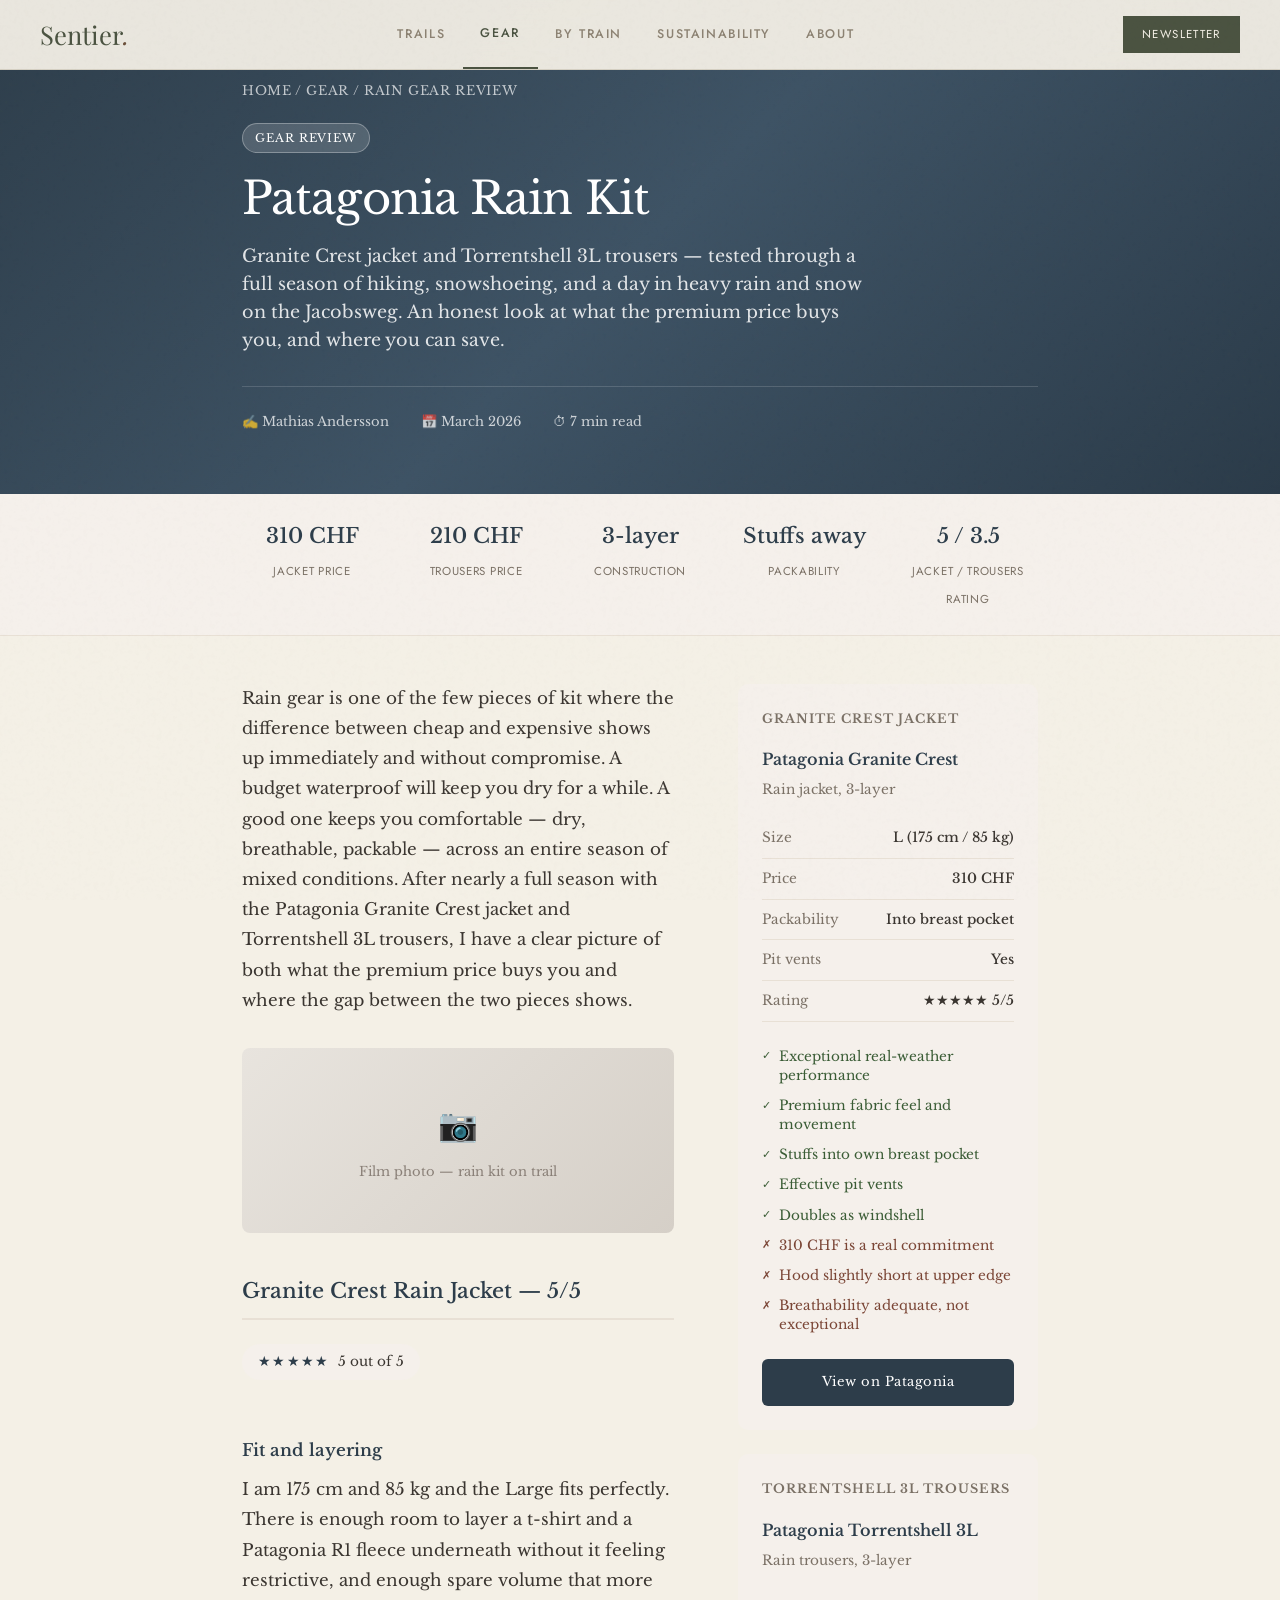
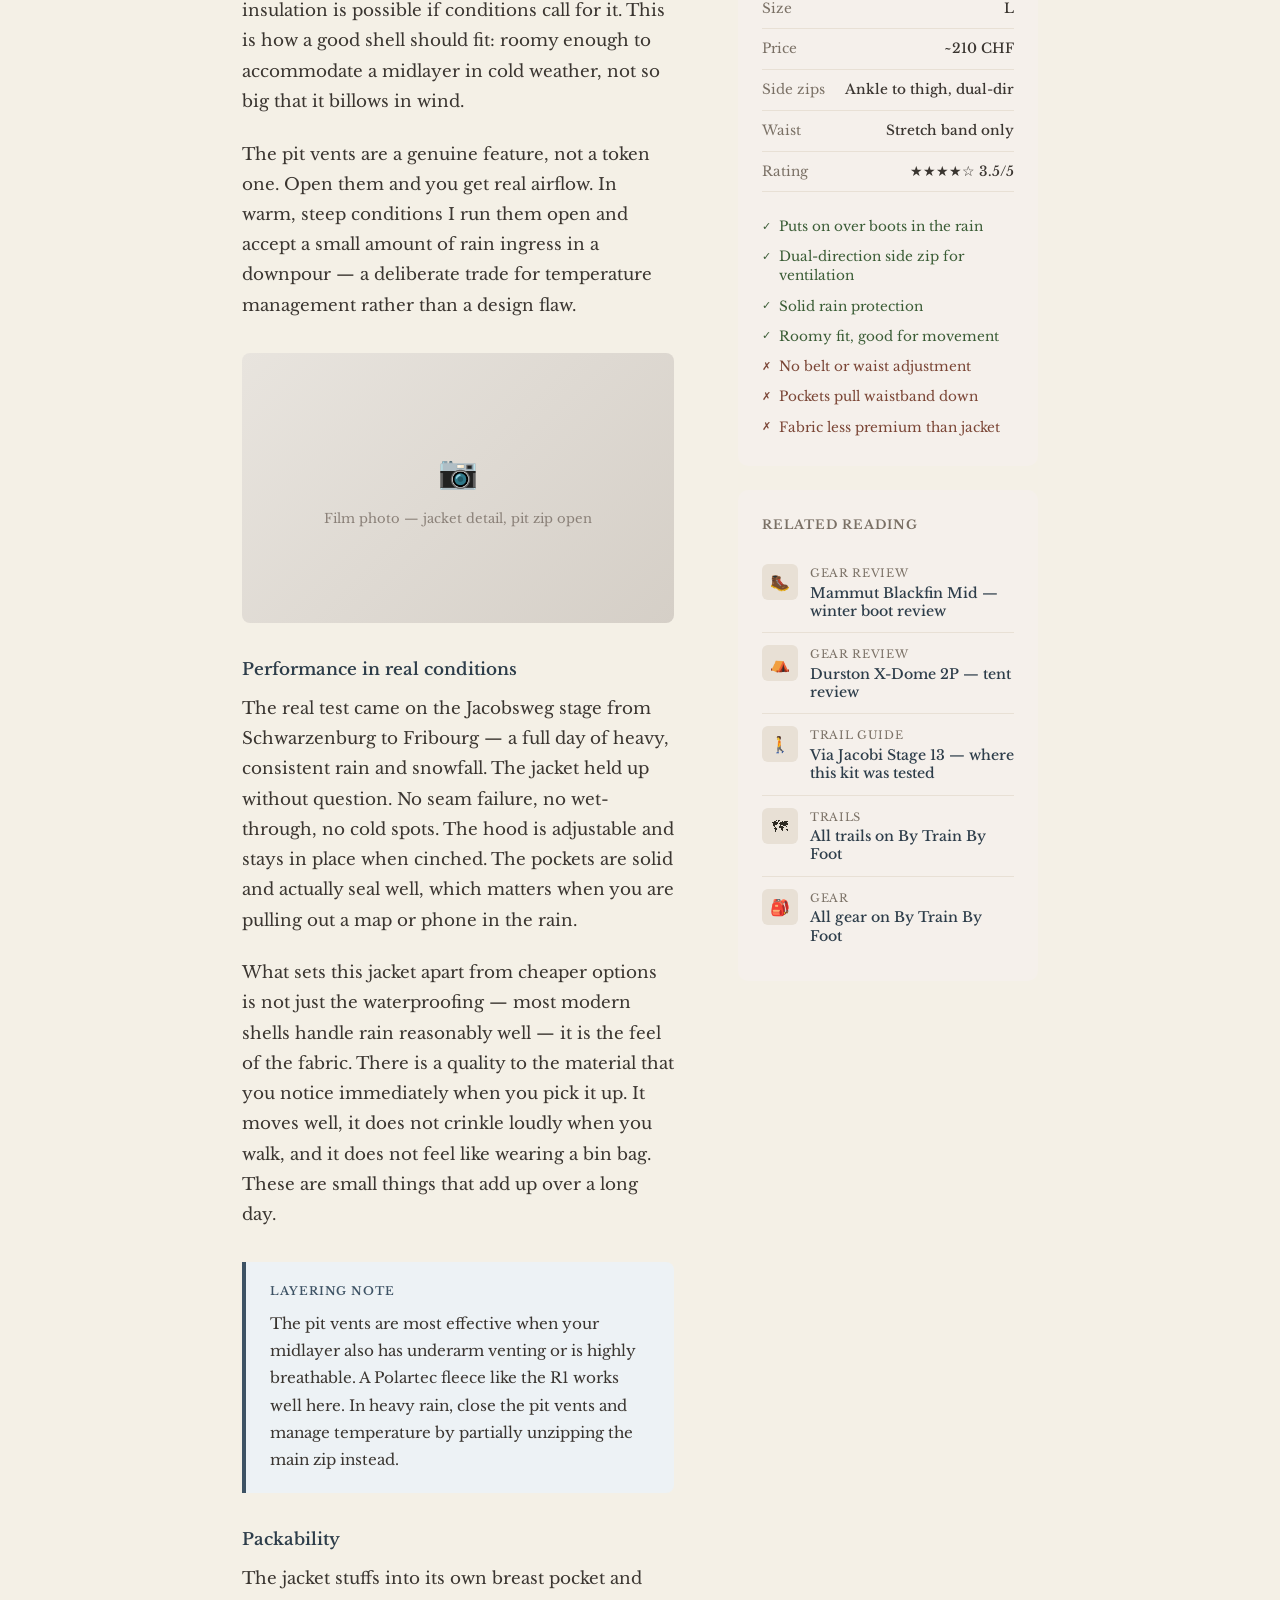
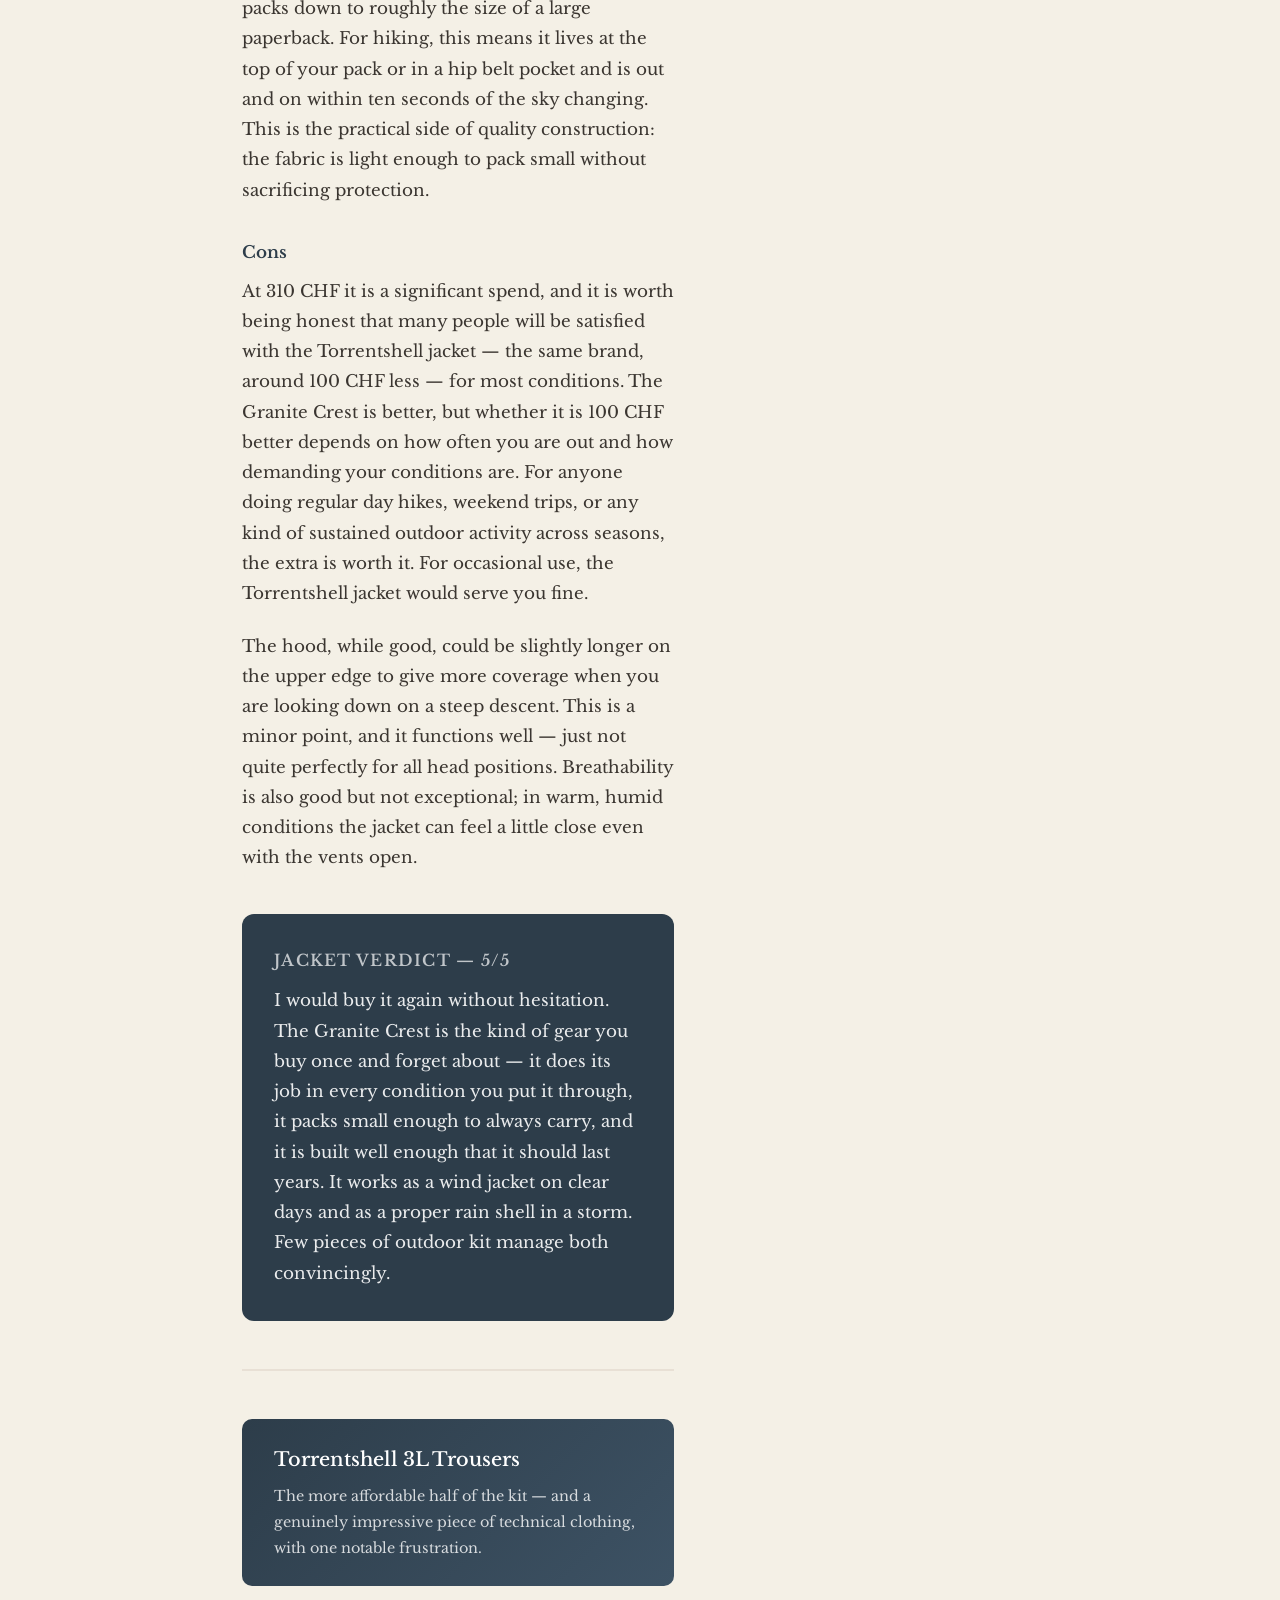
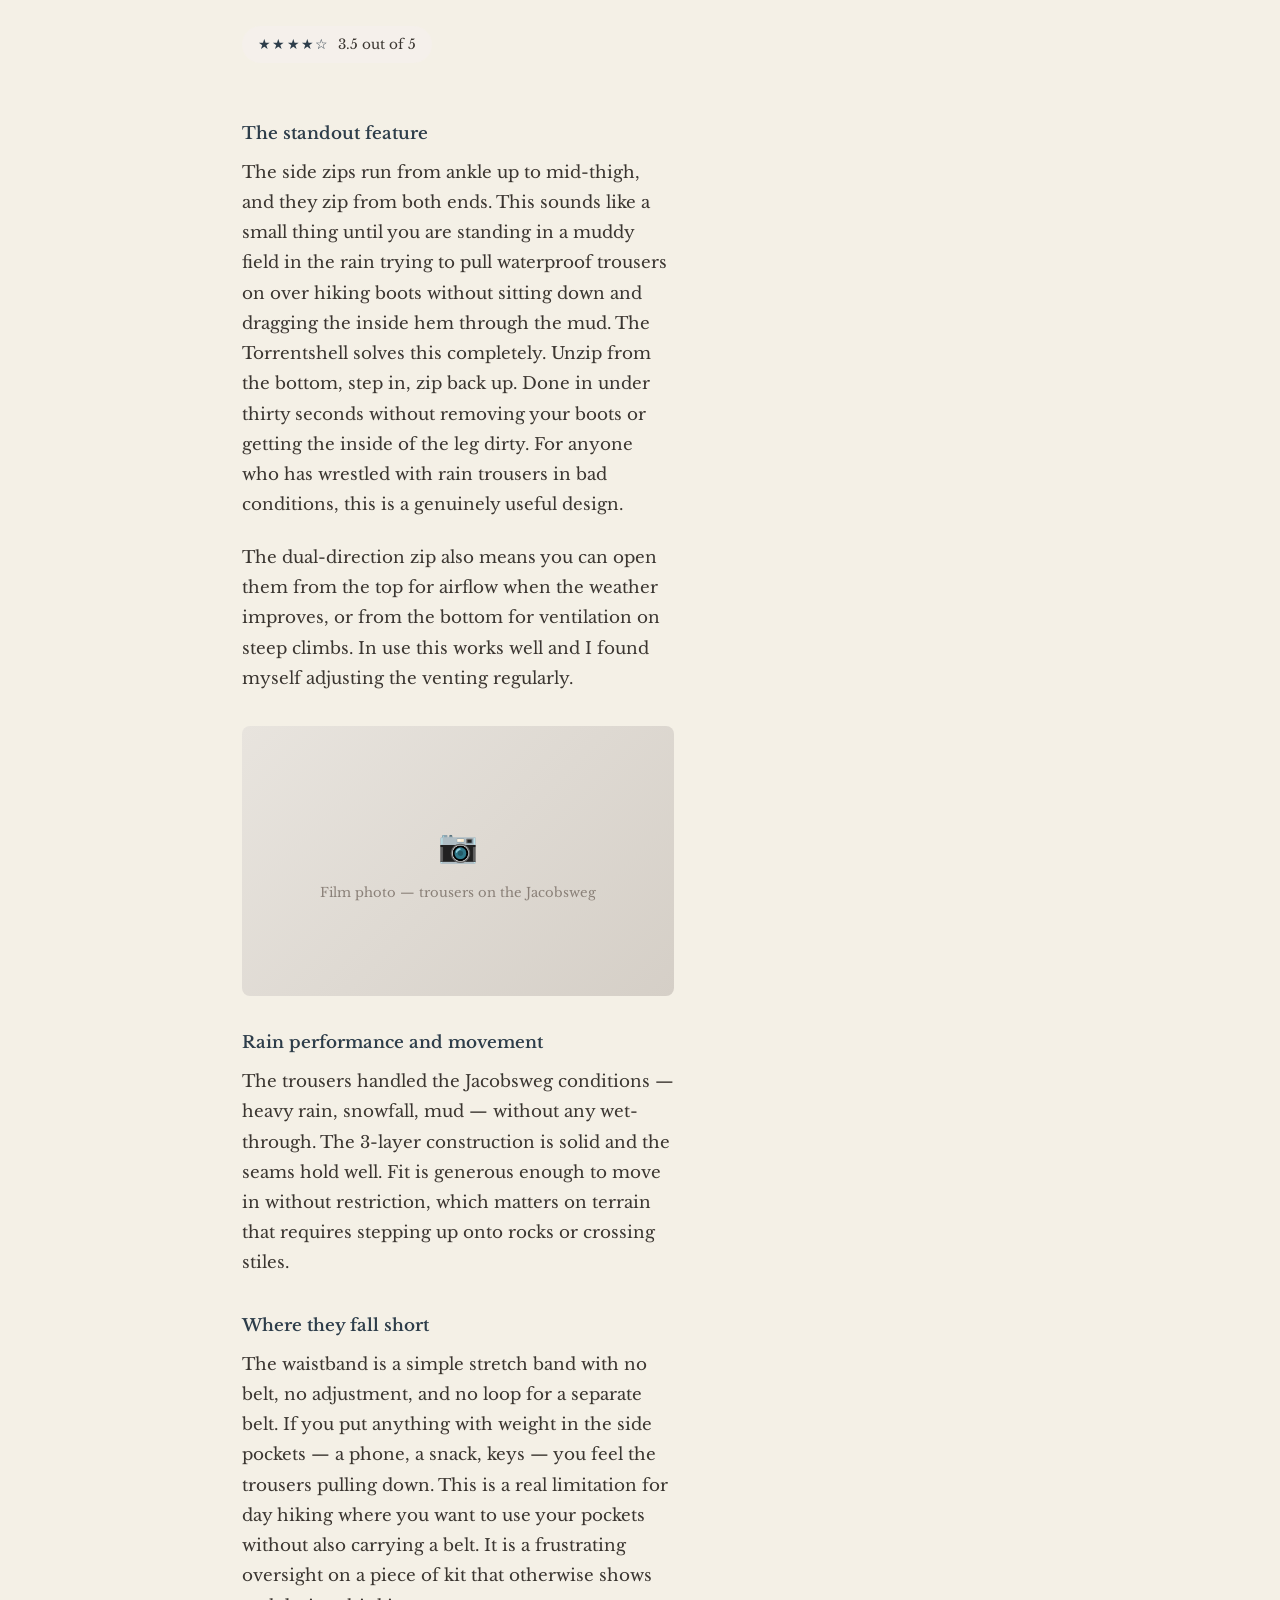
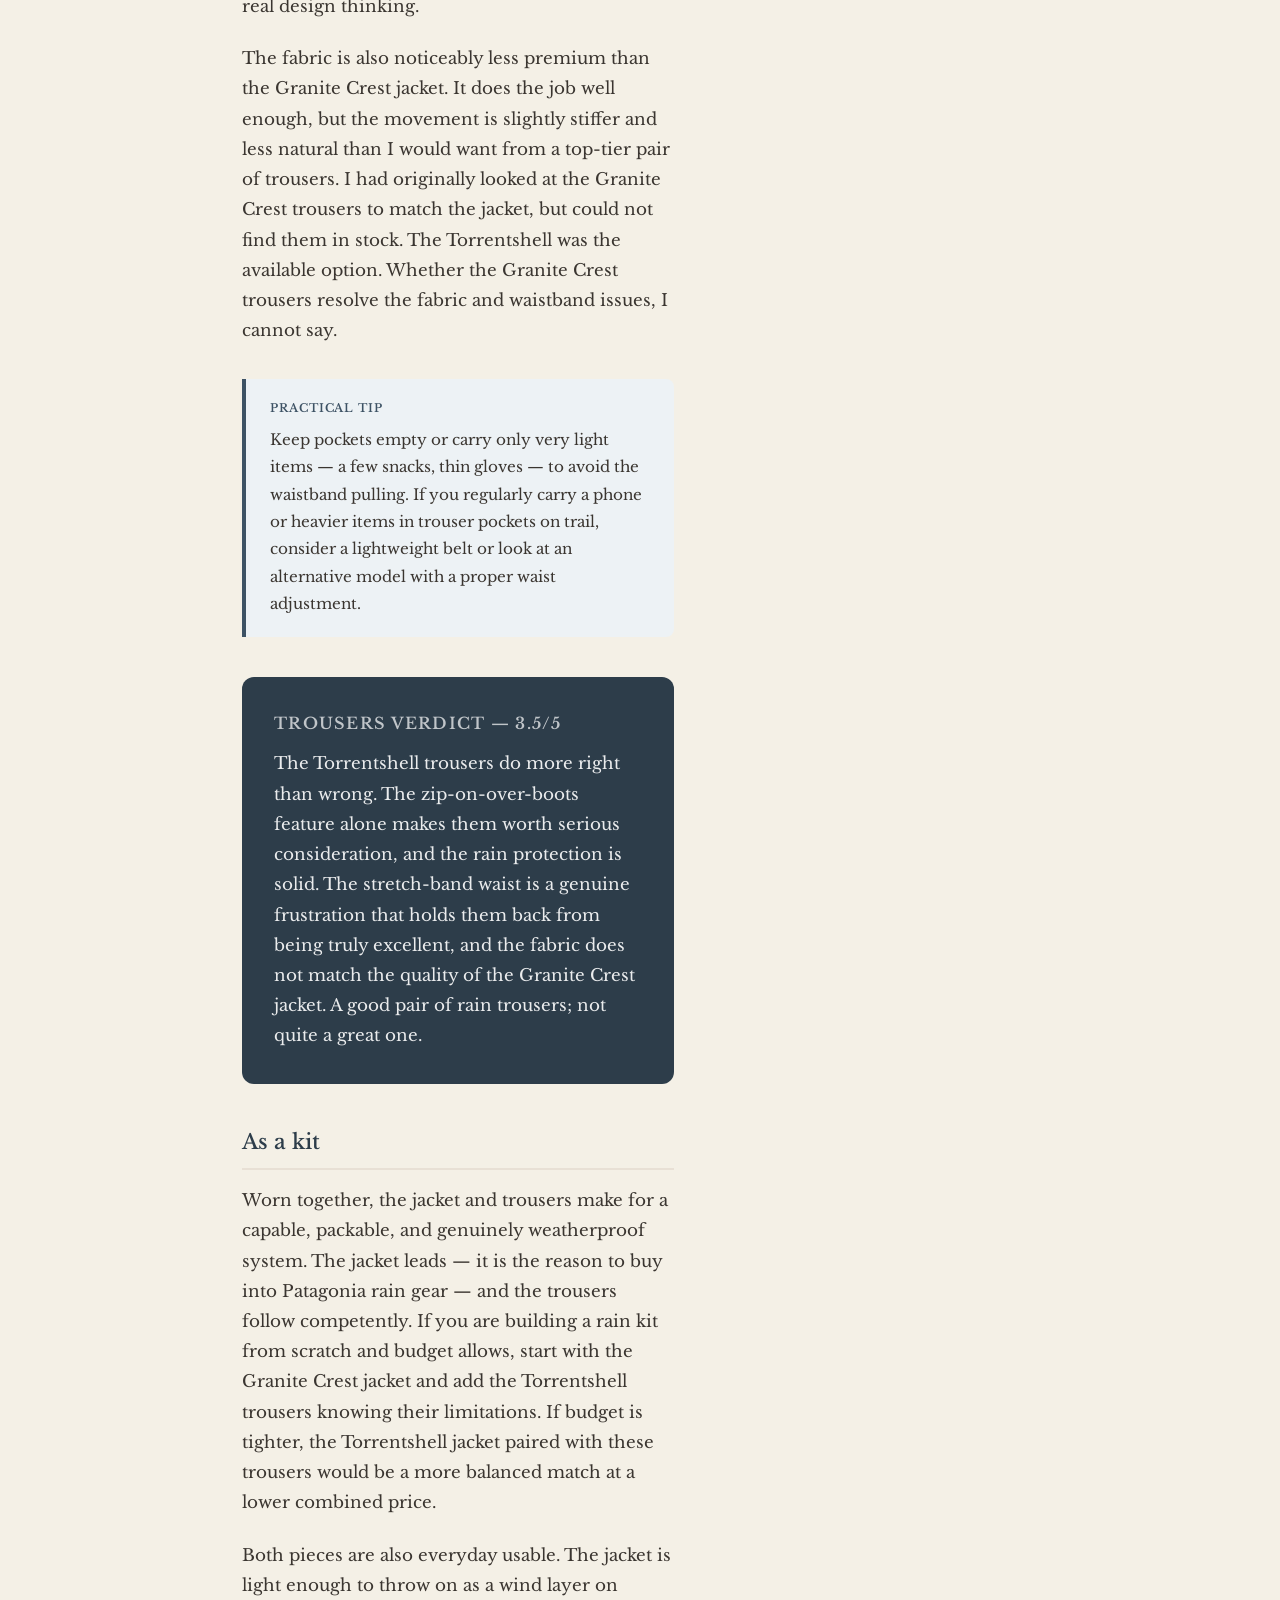
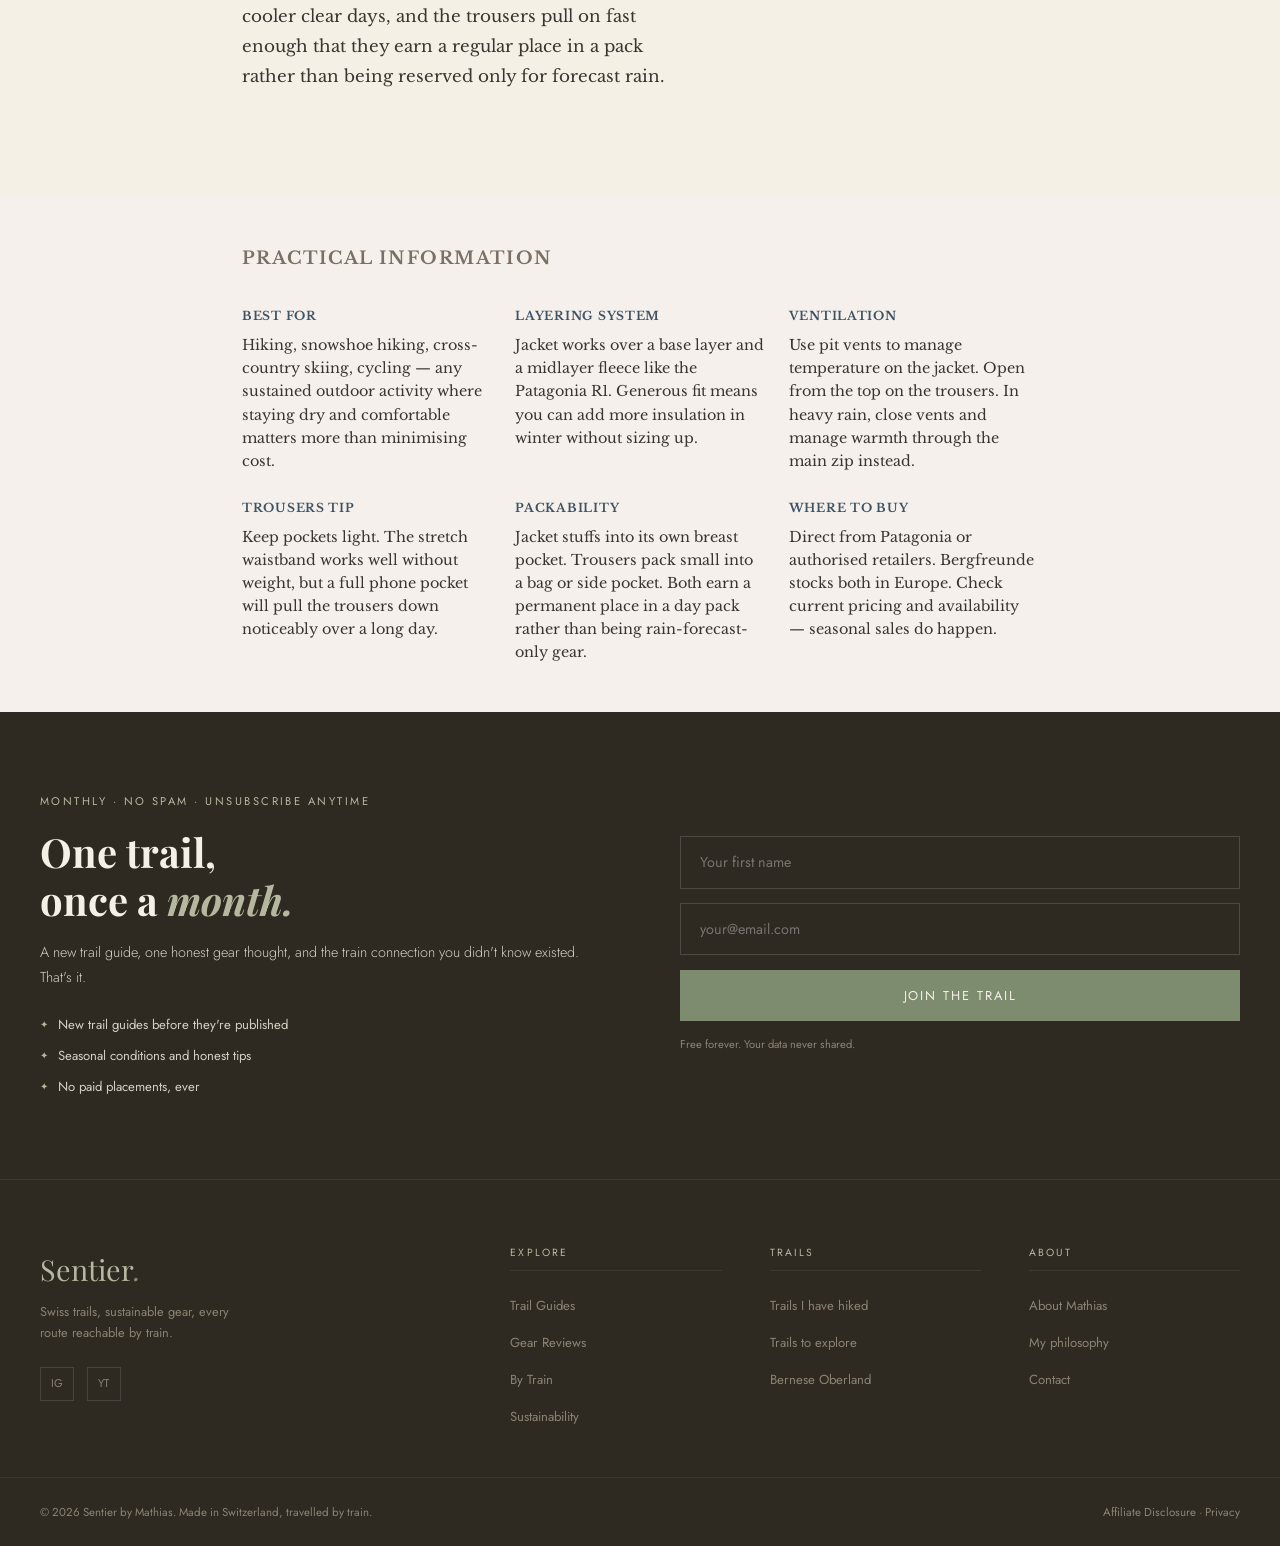
<file: patagonia-rain-kit-review.html>
<!DOCTYPE html>
<html lang="en">
<head>
  <meta charset="UTF-8">
  <meta name="viewport" content="width=device-width, initial-scale=1.0">
  <title>Patagonia Rain Kit Review: Granite Crest Jacket + Torrentshell Pants | By Train By Foot</title>
  <meta name="description" content="An honest review of the Patagonia Granite Crest Rain Jacket and Torrentshell 3L Pants after a full season of hiking, snowshoeing and the Jacobsweg in heavy rain. What works, what doesn't.">
  <link href="https://fonts.googleapis.com/css2?family=Playfair+Display:ital,wght@0,400;0,600;0,700;1,400;1,600&family=Jost:wght@300;400;500;600&family=Libre+Baskerville:ital@0;1&display=swap" rel="stylesheet">
  <link rel="stylesheet" href="style.css">
  <style>
    .article-hero {
      background: linear-gradient(135deg, #2d3d4a 0%, #3d5264 50%, #2a3a48 100%);
      padding: 80px 0 60px;
      color: white;
    }
    .article-hero-inner { max-width: 860px; margin: 0 auto; padding: 0 2rem; }
    .article-breadcrumb { font-size: 0.8rem; opacity: 0.7; margin-bottom: 1.2rem; letter-spacing: 0.05em; text-transform: uppercase; }
    .article-breadcrumb a { color: white; text-decoration: none; }
    .article-breadcrumb a:hover { opacity: 0.9; }
    .article-tag { display: inline-block; background: rgba(255,255,255,0.15); border: 1px solid rgba(255,255,255,0.3); color: white; font-size: 0.72rem; letter-spacing: 0.08em; text-transform: uppercase; padding: 4px 12px; border-radius: 20px; margin-bottom: 1.2rem; }
    .article-hero h1 { font-size: clamp(1.8rem, 4vw, 2.8rem); font-weight: 300; letter-spacing: -0.02em; line-height: 1.2; margin-bottom: 1rem; }
    .article-hero .subtitle { font-size: 1.1rem; opacity: 0.85; line-height: 1.6; max-width: 620px; font-weight: 300; }
    .article-meta { display: flex; gap: 2rem; margin-top: 2rem; padding-top: 1.5rem; border-top: 1px solid rgba(255,255,255,0.2); font-size: 0.82rem; opacity: 0.75; flex-wrap: wrap; }
    .article-meta span { display: flex; align-items: center; gap: 0.4rem; }

    .article-stats { background: #f5f0eb; border-bottom: 1px solid #e8e0d5; }
    .stats-grid { max-width: 860px; margin: 0 auto; padding: 1.5rem 2rem; display: grid; grid-template-columns: repeat(auto-fit, minmax(130px, 1fr)); gap: 1.5rem; }
    .stat-item { text-align: center; }
    .stat-value { font-size: 1.3rem; font-weight: 500; color: #2d3d4a; display: block; }
    .stat-label { font-size: 0.72rem; color: #7a7065; text-transform: uppercase; letter-spacing: 0.06em; margin-top: 0.2rem; }

    .article-body { max-width: 860px; margin: 0 auto; padding: 3rem 2rem; display: grid; grid-template-columns: 1fr 300px; gap: 4rem; align-items: start; }
    @media (max-width: 768px) { .article-body { grid-template-columns: 1fr; gap: 2rem; } }

    .article-content p { font-size: 1.05rem; line-height: 1.8; color: #3a3530; margin-bottom: 1.4rem; }
    .article-content h2 { font-size: 1.3rem; font-weight: 500; color: #2d3d4a; margin: 2.5rem 0 1rem; padding-bottom: 0.5rem; border-bottom: 2px solid #e8e0d5; }
    .article-content h3 { font-size: 1.05rem; font-weight: 600; color: #2d3d4a; margin: 2rem 0 0.6rem; }

    .image-placeholder { background: linear-gradient(135deg, #e8e4de 0%, #d5cfc7 100%); border-radius: 8px; aspect-ratio: 16/10; display: flex; flex-direction: column; align-items: center; justify-content: center; margin: 2rem 0; color: #8a8078; }
    .image-placeholder .icon { font-size: 2rem; margin-bottom: 0.5rem; }
    .image-placeholder .label { font-size: 0.82rem; }
    .image-placeholder.wide { aspect-ratio: 21/9; }

    .tip-box { background: #edf2f5; border-left: 4px solid #3d5264; border-radius: 0 8px 8px 0; padding: 1.2rem 1.5rem; margin: 2rem 0; }
    .tip-box .tip-label { font-size: 0.72rem; text-transform: uppercase; letter-spacing: 0.08em; color: #3d5264; font-weight: 600; margin-bottom: 0.5rem; }
    .tip-box p { margin: 0; font-size: 0.95rem !important; color: #3a3530; }

    .verdict-box { background: #2d3d4a; color: white; border-radius: 12px; padding: 2rem; margin: 2.5rem 0; }
    .verdict-box h3 { color: white !important; margin-top: 0 !important; border: none !important; font-size: 1rem; text-transform: uppercase; letter-spacing: 0.08em; opacity: 0.7; margin-bottom: 0.8rem !important; }
    .verdict-box p { color: rgba(255,255,255,0.9) !important; margin-bottom: 0 !important; }

    .section-divider { border: none; border-top: 2px solid #e8e0d5; margin: 3rem 0; }

    .pants-section-header { background: linear-gradient(135deg, #2d3d4a 0%, #3d5264 100%); color: white; border-radius: 10px; padding: 1.5rem 2rem; margin: 3rem 0 2rem; }
    .pants-section-header h2 { color: white !important; border: none !important; margin: 0 0 0.5rem !important; padding: 0 !important; font-size: 1.2rem; }
    .pants-section-header p { color: rgba(255,255,255,0.8) !important; margin: 0 !important; font-size: 0.9rem; }

    .rating-display { display: inline-flex; align-items: center; gap: 0.5rem; background: #f5f0eb; border-radius: 20px; padding: 0.4rem 1rem; font-size: 0.85rem; color: #3a3530; margin: 0.5rem 0 1.5rem; }
    .rating-stars { color: #2d3d4a; letter-spacing: 0.1em; }

    .article-sidebar { position: sticky; top: 100px; }
    .sidebar-card { background: #f5f0eb; border-radius: 10px; padding: 1.5rem; margin-bottom: 1.5rem; }
    .sidebar-card h4 { font-size: 0.78rem; text-transform: uppercase; letter-spacing: 0.08em; color: #7a7065; margin-bottom: 1rem; }
    .sidebar-card .gear-name { font-size: 1rem; font-weight: 600; color: #2d3d4a; margin-bottom: 0.3rem; }
    .sidebar-card .gear-sub { font-size: 0.85rem; color: #7a7065; margin-bottom: 1rem; }
    .sidebar-spec { display: flex; justify-content: space-between; align-items: center; padding: 0.5rem 0; border-bottom: 1px solid #e8e0d5; font-size: 0.85rem; }
    .sidebar-spec:last-of-type { border-bottom: none; }
    .sidebar-spec .spec-label { color: #7a7065; }
    .sidebar-spec .spec-value { font-weight: 500; color: #3a3530; }

    .sidebar-section-label { font-size: 0.72rem; text-transform: uppercase; letter-spacing: 0.08em; color: #7a7065; margin: 1.5rem 0 0.8rem; padding-top: 1.2rem; border-top: 1px solid #e8e0d5; }

    .pros-cons { margin-top: 1.2rem; }
    .pros-cons .pro, .pros-cons .con { font-size: 0.85rem; padding: 0.35rem 0; display: flex; align-items: flex-start; gap: 0.5rem; line-height: 1.4; }
    .pros-cons .pro { color: #3a5c35; }
    .pros-cons .con { color: #7a4535; }
    .pros-cons .dot { flex-shrink: 0; margin-top: 0.1rem; font-size: 0.7rem; }

    .sidebar-link { display: block; text-align: center; background: #2d3d4a; color: white; text-decoration: none; padding: 0.75rem; border-radius: 6px; font-size: 0.82rem; letter-spacing: 0.04em; margin-top: 1.2rem; transition: background 0.2s; }
    .sidebar-link:hover { background: #3d5264; }

    .related-card { display: flex; gap: 0.75rem; align-items: flex-start; padding: 0.75rem 0; border-bottom: 1px solid #e8e0d5; text-decoration: none; }
    .related-card:last-child { border-bottom: none; }
    .related-card .rc-type { font-size: 0.7rem; text-transform: uppercase; letter-spacing: 0.06em; color: #7a7065; }
    .related-card .rc-title { font-size: 0.88rem; color: #2d3d4a; font-weight: 500; line-height: 1.3; }
    .related-icon { width: 36px; height: 36px; background: #e8e0d5; border-radius: 6px; display: flex; align-items: center; justify-content: center; flex-shrink: 0; font-size: 1rem; }

    .practical-grid { background: #f5f0eb; padding: 3rem 0; margin-top: 2rem; }
    .practical-inner { max-width: 860px; margin: 0 auto; padding: 0 2rem; }
    .practical-inner h2 { font-size: 1.1rem; text-transform: uppercase; letter-spacing: 0.08em; color: #7a7065; margin-bottom: 2rem; }
    .practical-cells { display: grid; grid-template-columns: repeat(auto-fit, minmax(200px, 1fr)); gap: 1.5rem; }
    .practical-cell h4 { font-size: 0.75rem; text-transform: uppercase; letter-spacing: 0.06em; color: #3d5264; margin-bottom: 0.5rem; }
    .practical-cell p { font-size: 0.9rem; color: #3a3530; line-height: 1.6; }
  </style>
</head>
<body>

<div id="nav-placeholder"></div>

<section class="article-hero">
  <div class="article-hero-inner">
    <div class="article-breadcrumb"><a href="index.html">Home</a> / <a href="gear.html">Gear</a> / Rain Gear Review</div>
    <div class="article-tag">Gear Review</div>
    <h1>Patagonia Rain Kit</h1>
    <p class="subtitle">Granite Crest jacket and Torrentshell 3L trousers — tested through a full season of hiking, snowshoeing, and a day in heavy rain and snow on the Jacobsweg. An honest look at what the premium price buys you, and where you can save.</p>
    <div class="article-meta">
      <span>✍ Mathias Andersson</span>
      <span>📅 March 2026</span>
      <span>⏱ 7 min read</span>
    </div>
  </div>
</section>

<section class="article-stats">
  <div class="stats-grid">
    <div class="stat-item"><span class="stat-value">310 CHF</span><span class="stat-label">Jacket price</span></div>
    <div class="stat-item"><span class="stat-value">210 CHF</span><span class="stat-label">Trousers price</span></div>
    <div class="stat-item"><span class="stat-value">3-layer</span><span class="stat-label">Construction</span></div>
    <div class="stat-item"><span class="stat-value">Stuffs away</span><span class="stat-label">Packability</span></div>
    <div class="stat-item"><span class="stat-value">5 / 3.5</span><span class="stat-label">Jacket / trousers rating</span></div>
  </div>
</section>

<div class="article-body">
  <article class="article-content">

    <p>Rain gear is one of the few pieces of kit where the difference between cheap and expensive shows up immediately and without compromise. A budget waterproof will keep you dry for a while. A good one keeps you comfortable — dry, breathable, packable — across an entire season of mixed conditions. After nearly a full season with the Patagonia Granite Crest jacket and Torrentshell 3L trousers, I have a clear picture of both what the premium price buys you and where the gap between the two pieces shows.</p>

    <div class="image-placeholder wide"><div class="icon">📷</div><div class="label">Film photo — rain kit on trail</div></div>

    <h2>Granite Crest Rain Jacket — 5/5</h2>
    <div class="rating-display"><span class="rating-stars">★★★★★</span> 5 out of 5</div>

    <h3>Fit and layering</h3>
    <p>I am 175 cm and 85 kg and the Large fits perfectly. There is enough room to layer a t-shirt and a Patagonia R1 fleece underneath without it feeling restrictive, and enough spare volume that more insulation is possible if conditions call for it. This is how a good shell should fit: roomy enough to accommodate a midlayer in cold weather, not so big that it billows in wind.</p>
    <p>The pit vents are a genuine feature, not a token one. Open them and you get real airflow. In warm, steep conditions I run them open and accept a small amount of rain ingress in a downpour — a deliberate trade for temperature management rather than a design flaw.</p>

    <div class="image-placeholder"><div class="icon">📷</div><div class="label">Film photo — jacket detail, pit zip open</div></div>

    <h3>Performance in real conditions</h3>
    <p>The real test came on the Jacobsweg stage from Schwarzenburg to Fribourg — a full day of heavy, consistent rain and snowfall. The jacket held up without question. No seam failure, no wet-through, no cold spots. The hood is adjustable and stays in place when cinched. The pockets are solid and actually seal well, which matters when you are pulling out a map or phone in the rain.</p>
    <p>What sets this jacket apart from cheaper options is not just the waterproofing — most modern shells handle rain reasonably well — it is the feel of the fabric. There is a quality to the material that you notice immediately when you pick it up. It moves well, it does not crinkle loudly when you walk, and it does not feel like wearing a bin bag. These are small things that add up over a long day.</p>

    <div class="tip-box">
      <div class="tip-label">Layering note</div>
      <p>The pit vents are most effective when your midlayer also has underarm venting or is highly breathable. A Polartec fleece like the R1 works well here. In heavy rain, close the pit vents and manage temperature by partially unzipping the main zip instead.</p>
    </div>

    <h3>Packability</h3>
    <p>The jacket stuffs into its own breast pocket and packs down to roughly the size of a large paperback. For hiking, this means it lives at the top of your pack or in a hip belt pocket and is out and on within ten seconds of the sky changing. This is the practical side of quality construction: the fabric is light enough to pack small without sacrificing protection.</p>

    <h3>Cons</h3>
    <p>At 310 CHF it is a significant spend, and it is worth being honest that many people will be satisfied with the Torrentshell jacket — the same brand, around 100 CHF less — for most conditions. The Granite Crest is better, but whether it is 100 CHF better depends on how often you are out and how demanding your conditions are. For anyone doing regular day hikes, weekend trips, or any kind of sustained outdoor activity across seasons, the extra is worth it. For occasional use, the Torrentshell jacket would serve you fine.</p>
    <p>The hood, while good, could be slightly longer on the upper edge to give more coverage when you are looking down on a steep descent. This is a minor point, and it functions well — just not quite perfectly for all head positions. Breathability is also good but not exceptional; in warm, humid conditions the jacket can feel a little close even with the vents open.</p>

    <div class="verdict-box">
      <h3>Jacket verdict — 5/5</h3>
      <p>I would buy it again without hesitation. The Granite Crest is the kind of gear you buy once and forget about — it does its job in every condition you put it through, it packs small enough to always carry, and it is built well enough that it should last years. It works as a wind jacket on clear days and as a proper rain shell in a storm. Few pieces of outdoor kit manage both convincingly.</p>
    </div>

    <hr class="section-divider">

    <div class="pants-section-header">
      <h2>Torrentshell 3L Trousers</h2>
      <p>The more affordable half of the kit — and a genuinely impressive piece of technical clothing, with one notable frustration.</p>
    </div>
    <div class="rating-display"><span class="rating-stars">★★★★☆</span> 3.5 out of 5</div>

    <h3>The standout feature</h3>
    <p>The side zips run from ankle up to mid-thigh, and they zip from both ends. This sounds like a small thing until you are standing in a muddy field in the rain trying to pull waterproof trousers on over hiking boots without sitting down and dragging the inside hem through the mud. The Torrentshell solves this completely. Unzip from the bottom, step in, zip back up. Done in under thirty seconds without removing your boots or getting the inside of the leg dirty. For anyone who has wrestled with rain trousers in bad conditions, this is a genuinely useful design.</p>
    <p>The dual-direction zip also means you can open them from the top for airflow when the weather improves, or from the bottom for ventilation on steep climbs. In use this works well and I found myself adjusting the venting regularly.</p>

    <div class="image-placeholder"><div class="icon">📷</div><div class="label">Film photo — trousers on the Jacobsweg</div></div>

    <h3>Rain performance and movement</h3>
    <p>The trousers handled the Jacobsweg conditions — heavy rain, snowfall, mud — without any wet-through. The 3-layer construction is solid and the seams hold well. Fit is generous enough to move in without restriction, which matters on terrain that requires stepping up onto rocks or crossing stiles.</p>

    <h3>Where they fall short</h3>
    <p>The waistband is a simple stretch band with no belt, no adjustment, and no loop for a separate belt. If you put anything with weight in the side pockets — a phone, a snack, keys — you feel the trousers pulling down. This is a real limitation for day hiking where you want to use your pockets without also carrying a belt. It is a frustrating oversight on a piece of kit that otherwise shows real design thinking.</p>
    <p>The fabric is also noticeably less premium than the Granite Crest jacket. It does the job well enough, but the movement is slightly stiffer and less natural than I would want from a top-tier pair of trousers. I had originally looked at the Granite Crest trousers to match the jacket, but could not find them in stock. The Torrentshell was the available option. Whether the Granite Crest trousers resolve the fabric and waistband issues, I cannot say.</p>

    <div class="tip-box">
      <div class="tip-label">Practical tip</div>
      <p>Keep pockets empty or carry only very light items — a few snacks, thin gloves — to avoid the waistband pulling. If you regularly carry a phone or heavier items in trouser pockets on trail, consider a lightweight belt or look at an alternative model with a proper waist adjustment.</p>
    </div>

    <div class="verdict-box">
      <h3>Trousers verdict — 3.5/5</h3>
      <p>The Torrentshell trousers do more right than wrong. The zip-on-over-boots feature alone makes them worth serious consideration, and the rain protection is solid. The stretch-band waist is a genuine frustration that holds them back from being truly excellent, and the fabric does not match the quality of the Granite Crest jacket. A good pair of rain trousers; not quite a great one.</p>
    </div>

    <h2>As a kit</h2>
    <p>Worn together, the jacket and trousers make for a capable, packable, and genuinely weatherproof system. The jacket leads — it is the reason to buy into Patagonia rain gear — and the trousers follow competently. If you are building a rain kit from scratch and budget allows, start with the Granite Crest jacket and add the Torrentshell trousers knowing their limitations. If budget is tighter, the Torrentshell jacket paired with these trousers would be a more balanced match at a lower combined price.</p>
    <p>Both pieces are also everyday usable. The jacket is light enough to throw on as a wind layer on cooler clear days, and the trousers pull on fast enough that they earn a regular place in a pack rather than being reserved only for forecast rain.</p>

  </article>

  <aside class="article-sidebar">
    <div class="sidebar-card">
      <h4>Granite Crest Jacket</h4>
      <div class="gear-name">Patagonia Granite Crest</div>
      <div class="gear-sub">Rain jacket, 3-layer</div>
      <div class="sidebar-spec"><span class="spec-label">Size</span><span class="spec-value">L (175 cm / 85 kg)</span></div>
      <div class="sidebar-spec"><span class="spec-label">Price</span><span class="spec-value">310 CHF</span></div>
      <div class="sidebar-spec"><span class="spec-label">Packability</span><span class="spec-value">Into breast pocket</span></div>
      <div class="sidebar-spec"><span class="spec-label">Pit vents</span><span class="spec-value">Yes</span></div>
      <div class="sidebar-spec"><span class="spec-label">Rating</span><span class="spec-value">★★★★★ 5/5</span></div>
      <div class="pros-cons">
        <div class="pro"><span class="dot">✓</span> Exceptional real-weather performance</div>
        <div class="pro"><span class="dot">✓</span> Premium fabric feel and movement</div>
        <div class="pro"><span class="dot">✓</span> Stuffs into own breast pocket</div>
        <div class="pro"><span class="dot">✓</span> Effective pit vents</div>
        <div class="pro"><span class="dot">✓</span> Doubles as windshell</div>
        <div class="con"><span class="dot">✗</span> 310 CHF is a real commitment</div>
        <div class="con"><span class="dot">✗</span> Hood slightly short at upper edge</div>
        <div class="con"><span class="dot">✗</span> Breathability adequate, not exceptional</div>
      </div>
      <a href="https://www.patagonia.com" target="_blank" rel="noopener" class="sidebar-link">View on Patagonia</a>
    </div>

    <div class="sidebar-card">
      <h4>Torrentshell 3L Trousers</h4>
      <div class="gear-name">Patagonia Torrentshell 3L</div>
      <div class="gear-sub">Rain trousers, 3-layer</div>
      <div class="sidebar-spec"><span class="spec-label">Size</span><span class="spec-value">L</span></div>
      <div class="sidebar-spec"><span class="spec-label">Price</span><span class="spec-value">~210 CHF</span></div>
      <div class="sidebar-spec"><span class="spec-label">Side zips</span><span class="spec-value">Ankle to thigh, dual-dir</span></div>
      <div class="sidebar-spec"><span class="spec-label">Waist</span><span class="spec-value">Stretch band only</span></div>
      <div class="sidebar-spec"><span class="spec-label">Rating</span><span class="spec-value">★★★★☆ 3.5/5</span></div>
      <div class="pros-cons">
        <div class="pro"><span class="dot">✓</span> Puts on over boots in the rain</div>
        <div class="pro"><span class="dot">✓</span> Dual-direction side zip for ventilation</div>
        <div class="pro"><span class="dot">✓</span> Solid rain protection</div>
        <div class="pro"><span class="dot">✓</span> Roomy fit, good for movement</div>
        <div class="con"><span class="dot">✗</span> No belt or waist adjustment</div>
        <div class="con"><span class="dot">✗</span> Pockets pull waistband down</div>
        <div class="con"><span class="dot">✗</span> Fabric less premium than jacket</div>
      </div>
    </div>

    <div class="sidebar-card">
      <h4>Related reading</h4>
      <a href="mammut-blackfin-mid-review.html" class="related-card">
        <div class="related-icon">🥾</div>
        <div><div class="rc-type">Gear Review</div><div class="rc-title">Mammut Blackfin Mid — winter boot review</div></div>
      </a>
      <a href="durston-x-dome-2p-review.html" class="related-card">
        <div class="related-icon">⛺</div>
        <div><div class="rc-type">Gear Review</div><div class="rc-title">Durston X-Dome 2P — tent review</div></div>
      </a>
      <a href="jacobsweg-stage-13-schwarzenburg-fribourg.html" class="related-card">
        <div class="related-icon">🚶</div>
        <div><div class="rc-type">Trail Guide</div><div class="rc-title">Via Jacobi Stage 13 — where this kit was tested</div></div>
      </a>
      <a href="trails.html" class="related-card">
        <div class="related-icon">🗺</div>
        <div><div class="rc-type">Trails</div><div class="rc-title">All trails on By Train By Foot</div></div>
      </a>
      <a href="gear.html" class="related-card">
        <div class="related-icon">🎒</div>
        <div><div class="rc-type">Gear</div><div class="rc-title">All gear on By Train By Foot</div></div>
      </a>
    </div>
  </aside>
</div>

<section class="practical-grid">
  <div class="practical-inner">
    <h2>Practical information</h2>
    <div class="practical-cells">
      <div class="practical-cell"><h4>Best for</h4><p>Hiking, snowshoe hiking, cross-country skiing, cycling — any sustained outdoor activity where staying dry and comfortable matters more than minimising cost.</p></div>
      <div class="practical-cell"><h4>Layering system</h4><p>Jacket works over a base layer and a midlayer fleece like the Patagonia R1. Generous fit means you can add more insulation in winter without sizing up.</p></div>
      <div class="practical-cell"><h4>Ventilation</h4><p>Use pit vents to manage temperature on the jacket. Open from the top on the trousers. In heavy rain, close vents and manage warmth through the main zip instead.</p></div>
      <div class="practical-cell"><h4>Trousers tip</h4><p>Keep pockets light. The stretch waistband works well without weight, but a full phone pocket will pull the trousers down noticeably over a long day.</p></div>
      <div class="practical-cell"><h4>Packability</h4><p>Jacket stuffs into its own breast pocket. Trousers pack small into a bag or side pocket. Both earn a permanent place in a day pack rather than being rain-forecast-only gear.</p></div>
      <div class="practical-cell"><h4>Where to buy</h4><p>Direct from Patagonia or authorised retailers. Bergfreunde stocks both in Europe. Check current pricing and availability — seasonal sales do happen.</p></div>
    </div>
  </div>
</section>

<div id="footer-placeholder"></div>
<script src="shared.js"></script>
<script>
  document.getElementById('nav-placeholder').innerHTML = getNavHTML('gear');
  document.getElementById('footer-placeholder').innerHTML = getFooterHTML();
  document.addEventListener('DOMContentLoaded', () => { initReveal(); });
</script>
</body>
</html>
</file>
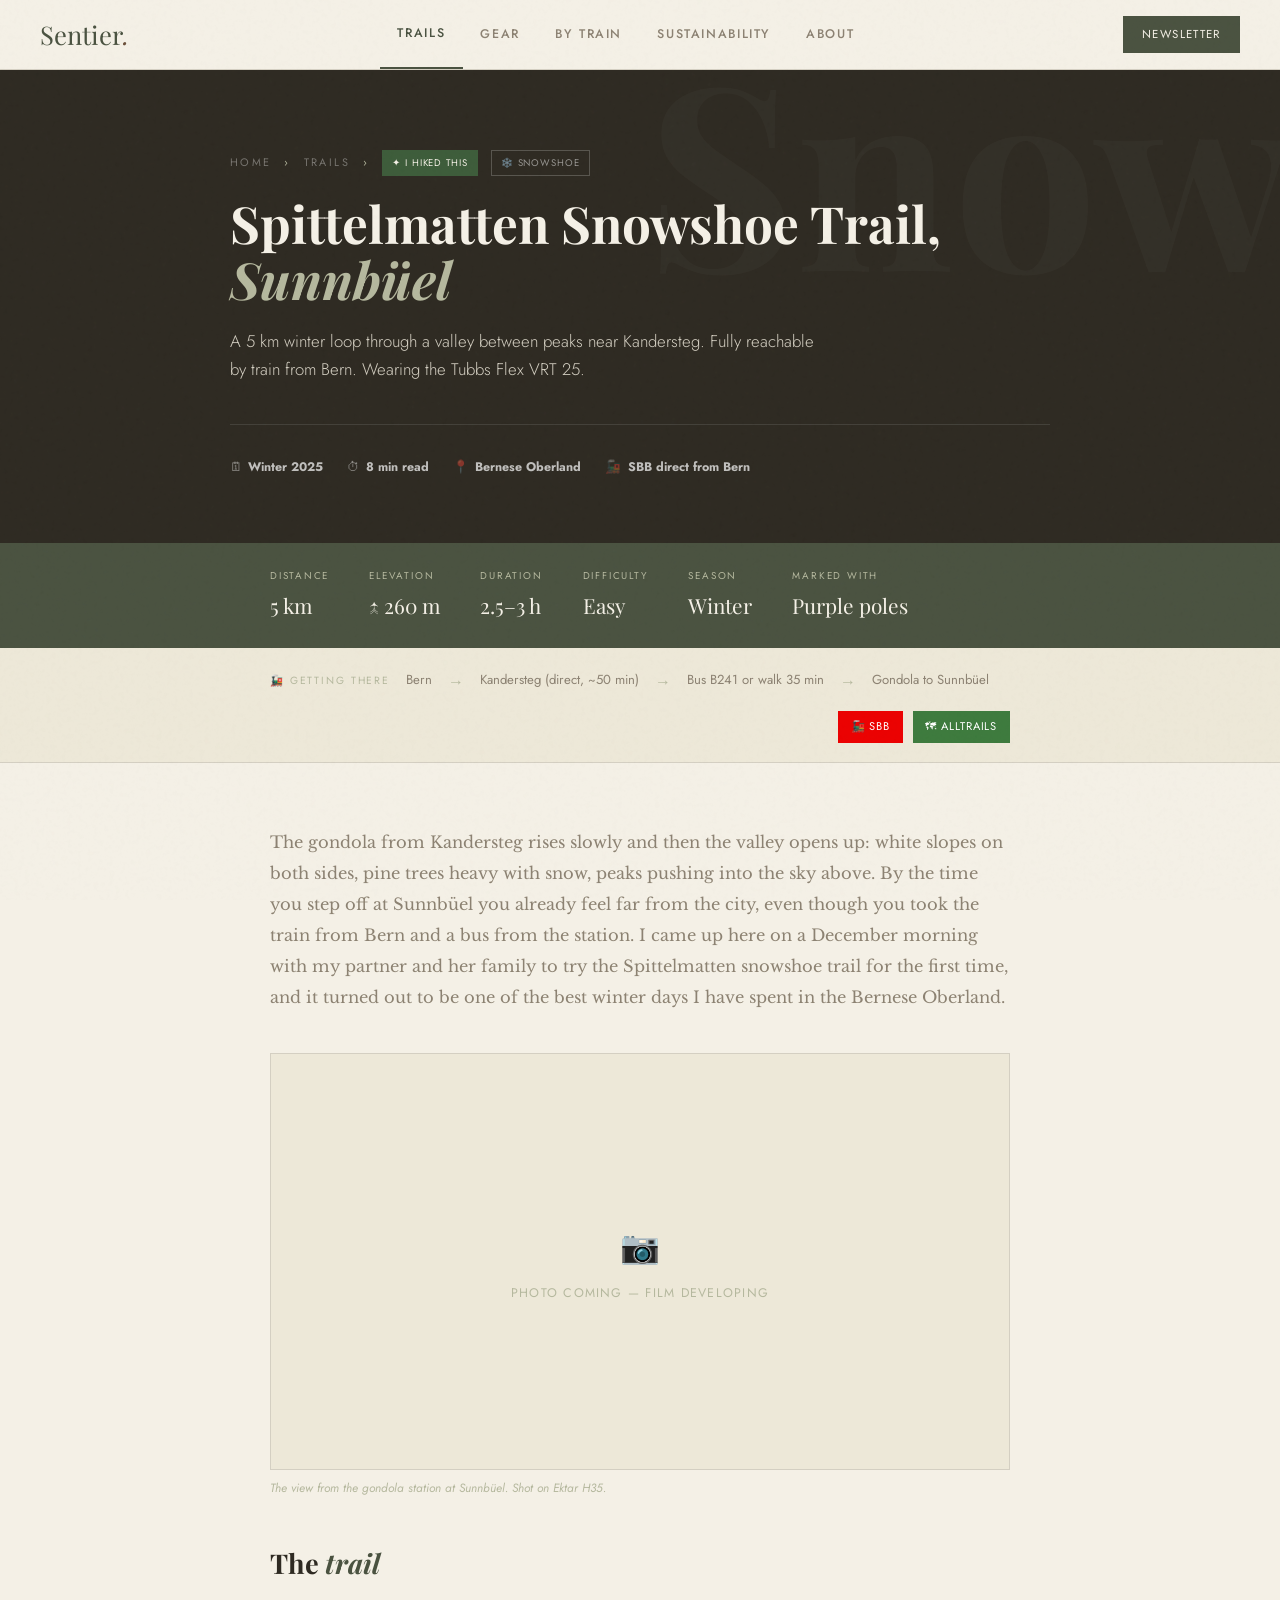
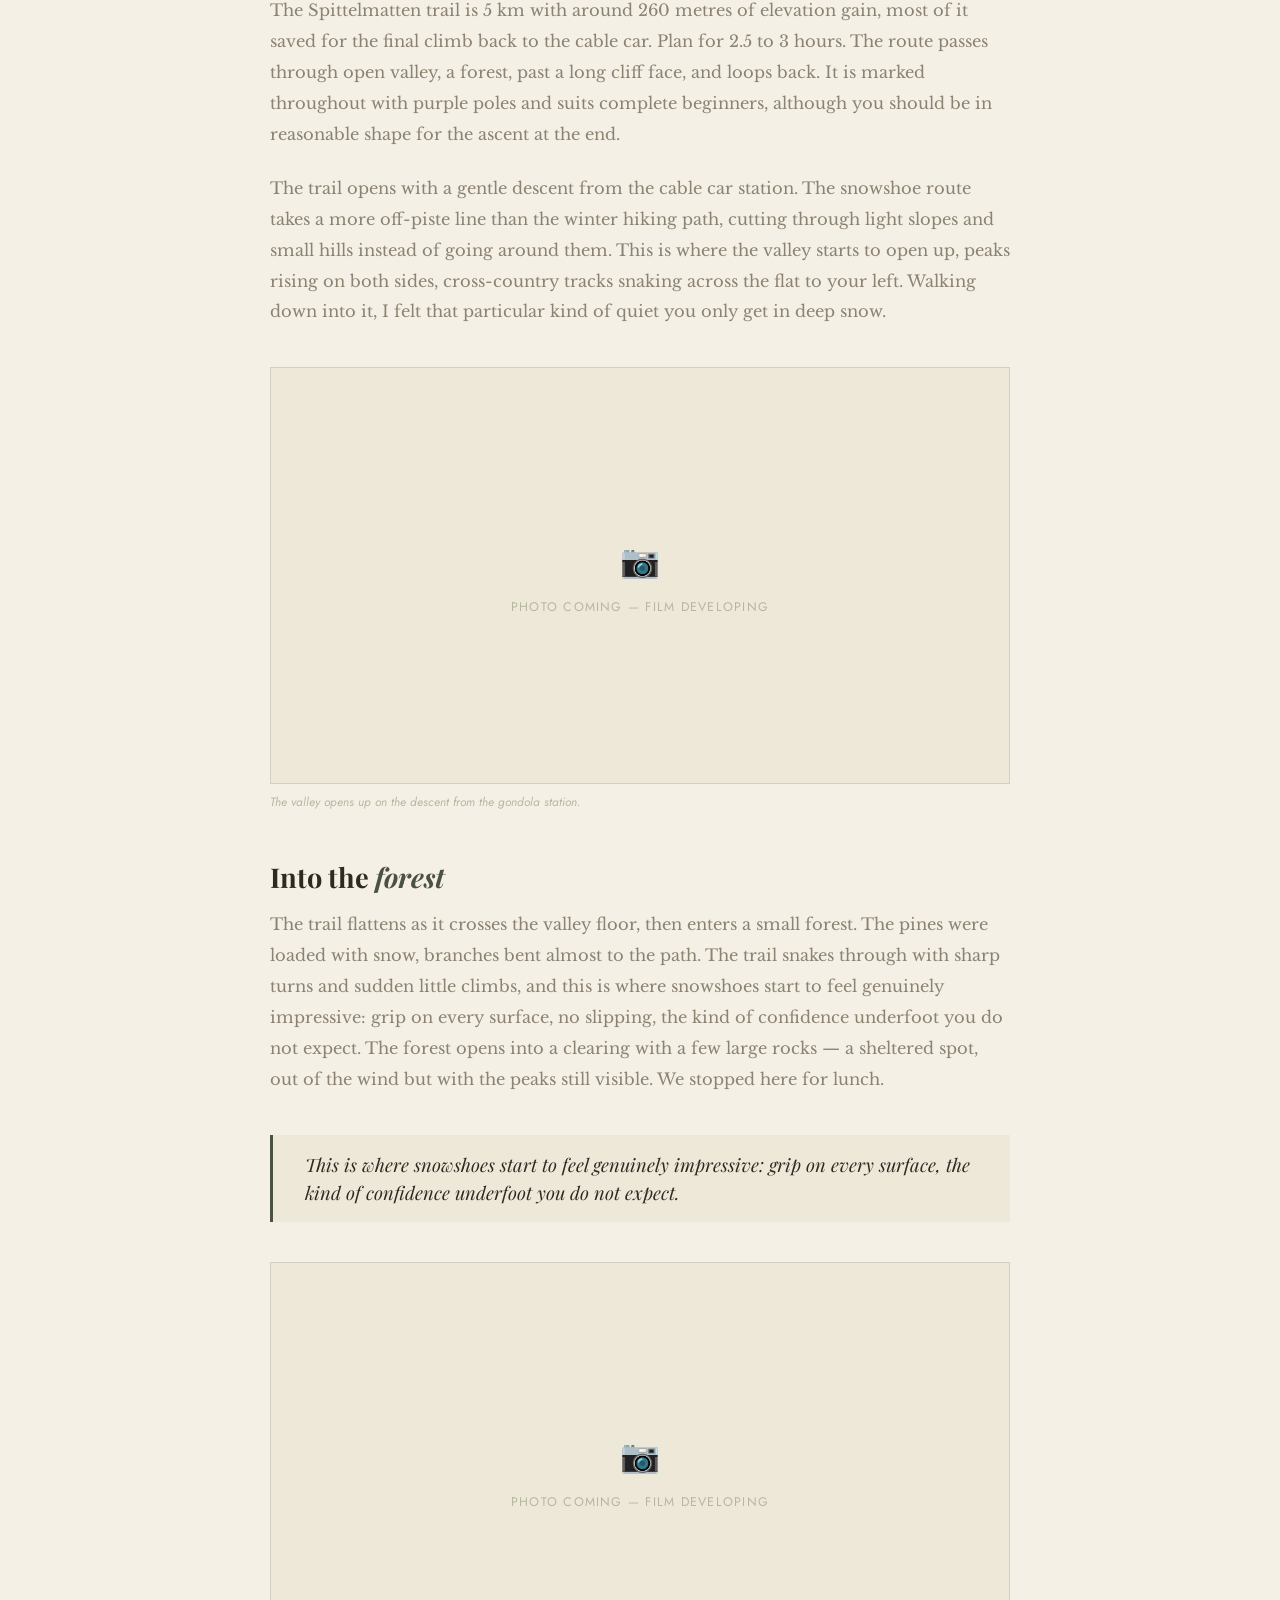
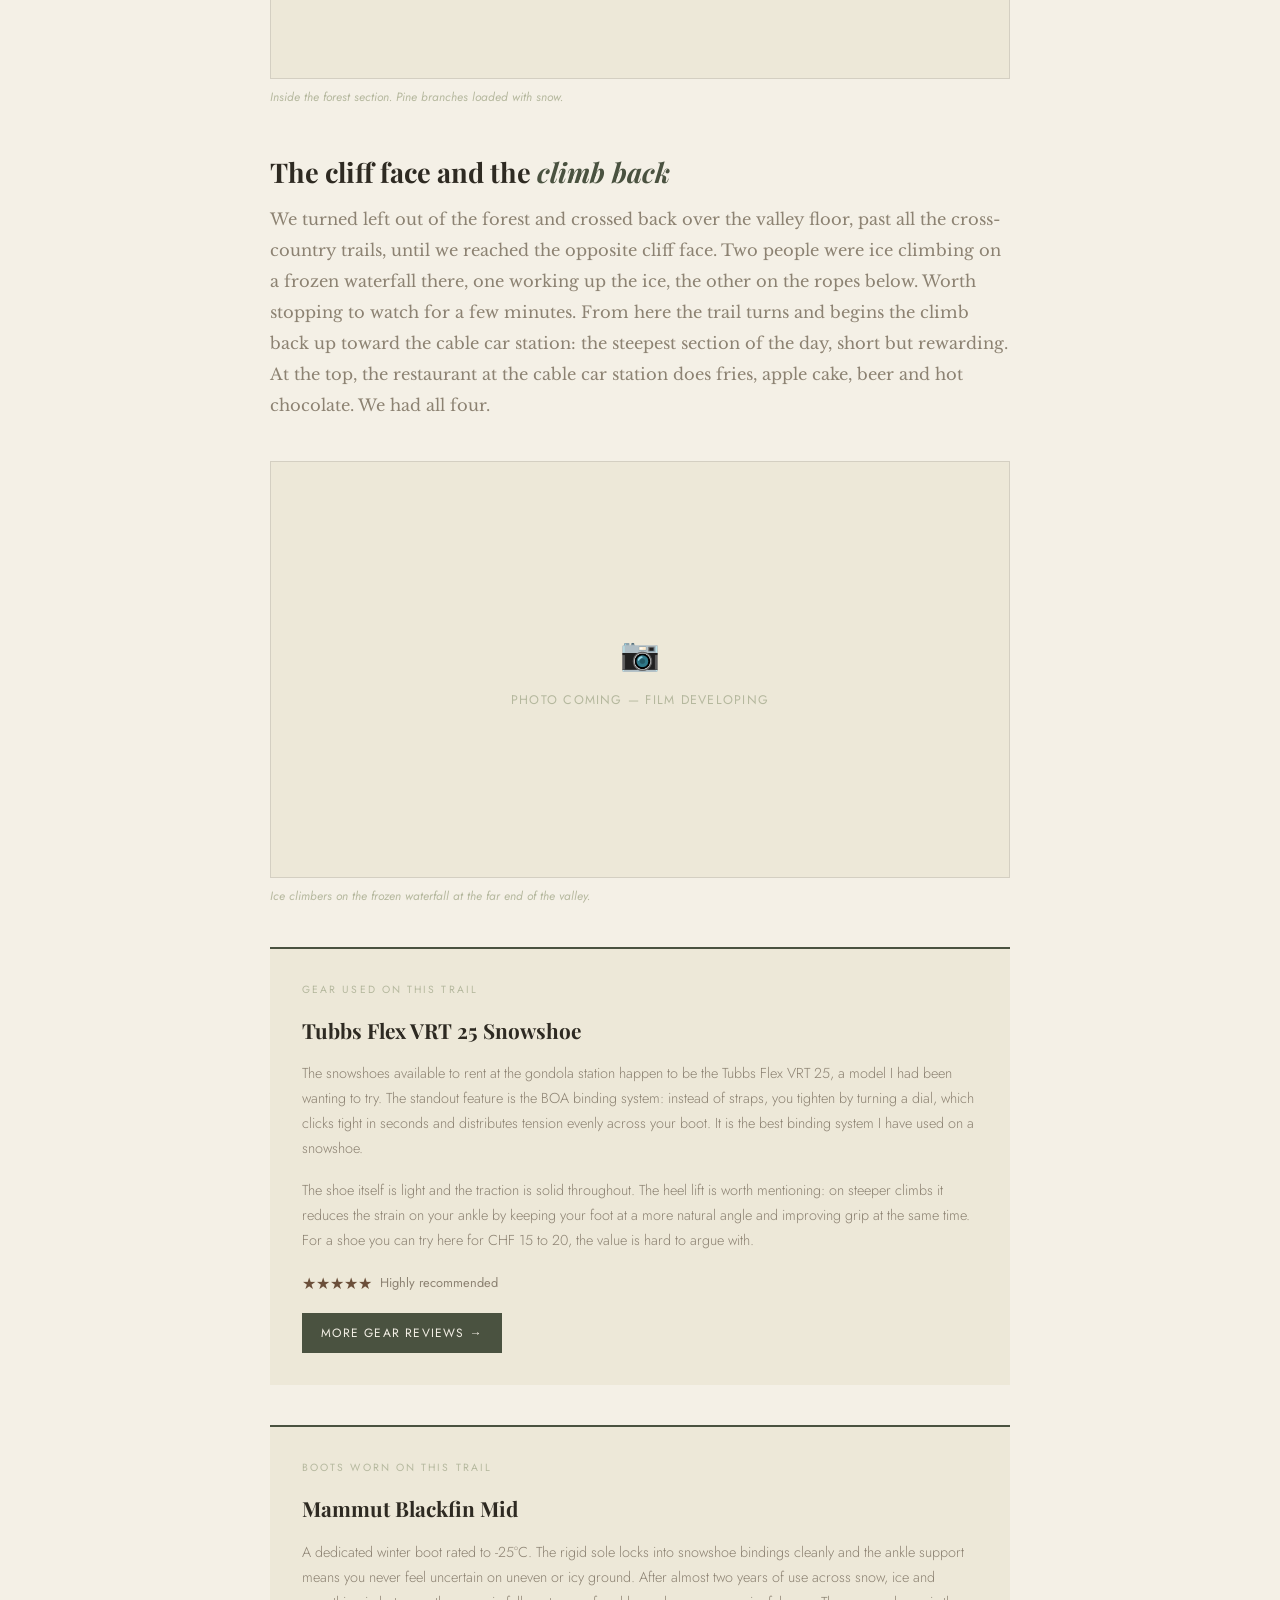
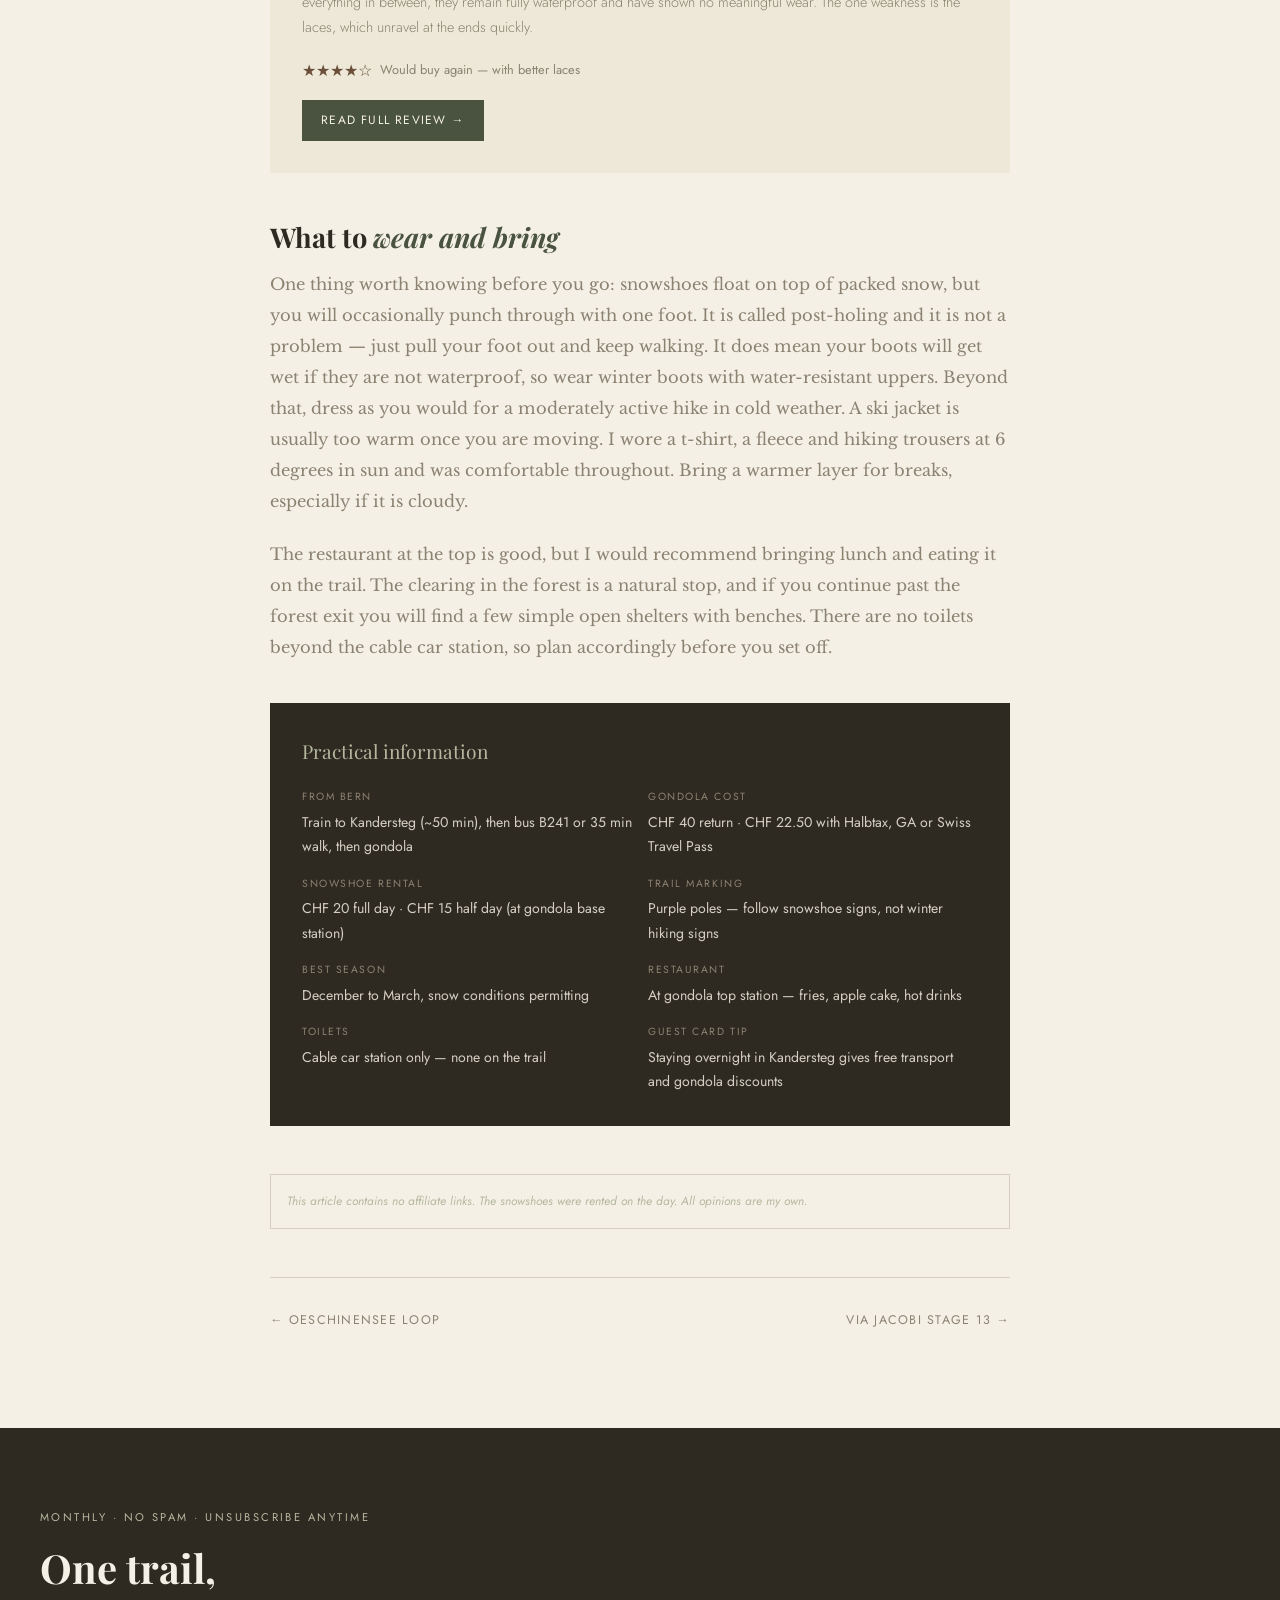
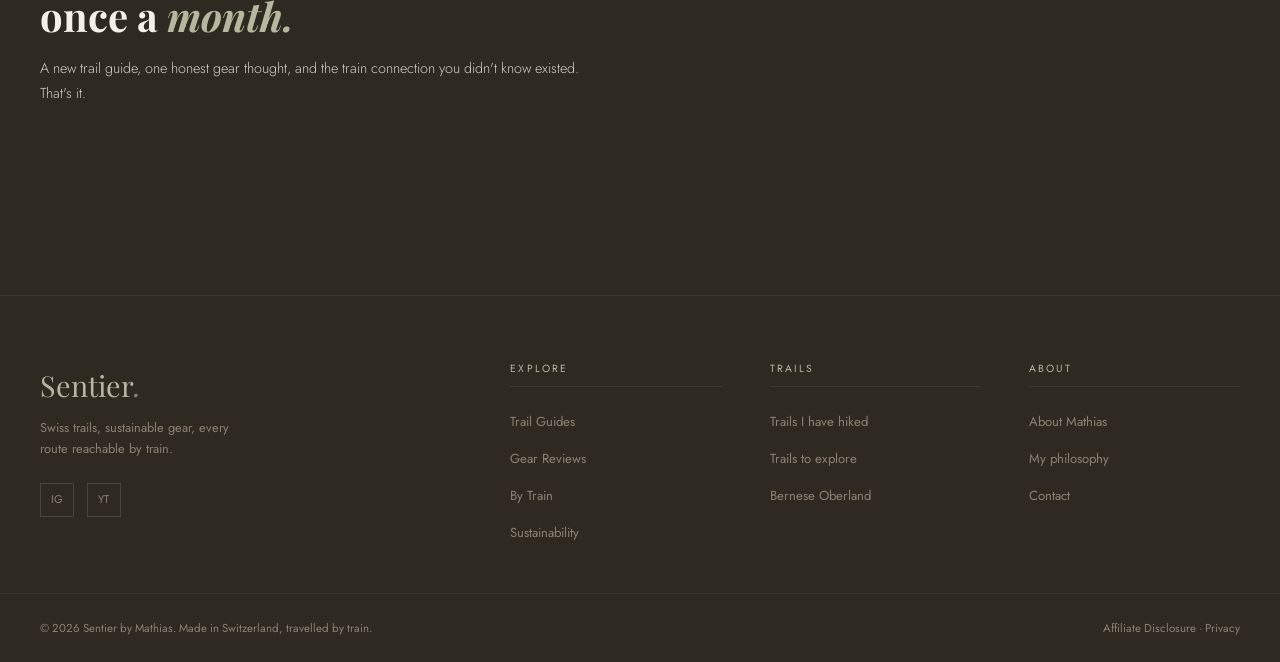
<file: spittelmatten-snowshoe.html>
<!DOCTYPE html>
<html lang="en">
<head>
  <meta charset="UTF-8">
  <meta name="viewport" content="width=device-width, initial-scale=1.0">
  <title>Spittelmatten Snowshoe Trail, Sunnbüel — By Train By Foot</title>
  <meta name="description" content="A 5 km snowshoe loop through the Sunnbüel valley near Kandersteg, fully reachable by train from Bern. Trail guide with SBB directions and Tubbs Flex VRT 25 review.">
  <link href="https://fonts.googleapis.com/css2?family=Playfair+Display:ital,wght@0,400;0,600;0,700;1,400;1,600&family=Jost:wght@300;400;500;600&family=Libre+Baskerville:ital@0;1&display=swap" rel="stylesheet">
  <link rel="stylesheet" href="style.css">
  <style>
    /* ARTICLE HERO */
    .article-hero {
      margin-top: var(--nav-h); background: var(--earth); color: var(--cream);
      padding: 5rem 2.5rem 4rem; position: relative; overflow: hidden;
    }
    .article-hero-inner { max-width: 820px; margin: 0 auto; position: relative; z-index: 2; }
    .article-hero-bg {
      position: absolute; top: -2rem; right: -1rem;
      font-family: 'Playfair Display', serif; font-size: 16rem; font-weight: 700;
      color: rgba(255,255,255,0.025); line-height: 1; pointer-events: none;
    }
    .article-category {
      font-family: 'Jost', sans-serif; font-size: 0.68rem; letter-spacing: 0.22em;
      text-transform: uppercase; color: var(--lichen); margin-bottom: 1.2rem;
      display: flex; align-items: center; gap: 0.8rem; flex-wrap: wrap;
    }
    .article-category a { color: rgba(255,255,255,0.35); transition: color 0.2s; }
    .article-category a:hover { color: rgba(255,255,255,0.6); }
    .article-title {
      font-family: 'Playfair Display', serif;
      font-size: clamp(2.2rem, 4vw, 3.5rem); line-height: 1.1; margin-bottom: 1.2rem;
    }
    .article-title em { font-style: italic; color: var(--lichen); }
    .article-subtitle {
      font-family: 'Jost', sans-serif; font-weight: 300; font-size: 1.05rem;
      color: var(--mist); max-width: 600px; line-height: 1.7; margin-bottom: 2.5rem;
    }
    .article-meta-row {
      display: flex; align-items: center; gap: 1.5rem; flex-wrap: wrap;
      padding-top: 2rem; border-top: 1px solid rgba(255,255,255,0.1);
    }
    .meta-item { font-family: 'Jost', sans-serif; font-size: 0.78rem; color: rgba(255,255,255,0.45); display: flex; align-items: center; gap: 0.4rem; }
    .meta-item strong { color: rgba(255,255,255,0.7); }

    /* TRAIL STATS BAR */
    .stats-bar { background: var(--moss); }
    .stats-bar-inner {
      max-width: 820px; margin: 0 auto; padding: 1.5rem 2.5rem;
      display: flex; gap: 2.5rem; flex-wrap: wrap;
    }
    .stat-item { display: flex; flex-direction: column; gap: 0.2rem; }
    .stat-label { font-family: 'Jost', sans-serif; font-size: 0.62rem; letter-spacing: 0.18em; text-transform: uppercase; color: var(--lichen); }
    .stat-value { font-family: 'Playfair Display', serif; font-size: 1.3rem; color: var(--cream); }

    /* TRANSPORT STRIP */
    .transport-strip { background: var(--parchment); border-bottom: 1px solid var(--mist); }
    .transport-inner {
      max-width: 820px; margin: 0 auto; padding: 1.2rem 2.5rem;
      display: flex; gap: 1rem; align-items: center; flex-wrap: wrap;
    }
    .transport-label { font-family: 'Jost', sans-serif; font-size: 0.65rem; letter-spacing: 0.18em; text-transform: uppercase; color: var(--lichen); white-space: nowrap; }
    .transport-step { font-family: 'Jost', sans-serif; font-size: 0.82rem; color: var(--stone); display: flex; align-items: center; gap: 0.4rem; }
    .transport-arrow { color: var(--lichen); }
    .transport-links { display: flex; gap: 0.6rem; margin-left: auto; }
    .tlink { font-family: 'Jost', sans-serif; font-size: 0.7rem; letter-spacing: 0.08em; text-transform: uppercase; padding: 0.4rem 0.8rem; display: inline-flex; align-items: center; gap: 0.3rem; }
    .tlink.sbb { background: #eb0000; color: #fff; }
    .tlink.alltrails { background: #3d7a3d; color: #fff; }

    /* ARTICLE BODY */
    .article-body { max-width: 820px; margin: 0 auto; padding: 4rem 2.5rem 6rem; }
    .article-text { font-family: 'Libre Baskerville', serif; font-size: 1.02rem; color: var(--stone); line-height: 1.9; margin-bottom: 1.4rem; }
    .article-h2 { font-family: 'Playfair Display', serif; font-size: 1.7rem; color: var(--earth); line-height: 1.2; margin: 3rem 0 1rem; }
    .article-h2 em { font-style: italic; color: var(--moss); }

    /* Image placeholder */
    .article-image { margin: 2.5rem 0; }
    .article-image-box {
      aspect-ratio: 16/9; background: var(--parchment);
      border: 1px solid var(--mist); display: flex; align-items: center;
      justify-content: center; flex-direction: column; gap: 0.5rem;
    }
    .image-placeholder-text { font-family: 'Jost', sans-serif; font-size: 0.78rem; color: var(--lichen); letter-spacing: 0.1em; text-transform: uppercase; }
    .article-image-caption { font-family: 'Jost', sans-serif; font-size: 0.75rem; color: var(--lichen); margin-top: 0.5rem; font-style: italic; }

    /* Pull quote */
    .pull-quote { border-left: 3px solid var(--moss); padding: 1rem 2rem; margin: 2.5rem 0; background: var(--parchment); }
    .pull-quote p { font-family: 'Playfair Display', serif; font-style: italic; font-size: 1.15rem; color: var(--earth); line-height: 1.5; }

    /* Gear box */
    .gear-box { background: var(--parchment); padding: 2rem; margin: 2.5rem 0; border-top: 2px solid var(--moss); }
    .gear-box-label { font-family: 'Jost', sans-serif; font-size: 0.65rem; letter-spacing: 0.2em; text-transform: uppercase; color: var(--lichen); margin-bottom: 0.8rem; }
    .gear-box-title { font-family: 'Playfair Display', serif; font-size: 1.3rem; color: var(--earth); margin-bottom: 0.8rem; }
    .gear-box-text { font-family: 'Jost', sans-serif; font-weight: 300; font-size: 0.9rem; color: var(--stone); line-height: 1.75; margin-bottom: 1rem; }
    .gear-box-rating { display: flex; align-items: center; gap: 0.5rem; margin-bottom: 1rem; }
    .stars { color: var(--bark); }
    .gear-box-link { font-family: 'Jost', sans-serif; font-size: 0.75rem; letter-spacing: 0.1em; text-transform: uppercase; background: var(--moss); color: var(--cream); padding: 0.6rem 1.2rem; display: inline-block; transition: background 0.2s; }
    .gear-box-link:hover { background: var(--fern); }

    /* Practical info box */
    .practical-box { background: var(--earth); color: var(--cream); padding: 2rem; margin: 2.5rem 0; }
    .practical-title { font-family: 'Playfair Display', serif; font-size: 1.2rem; color: var(--lichen); margin-bottom: 1.2rem; }
    .practical-grid { display: grid; grid-template-columns: 1fr 1fr; gap: 1rem; }
    .practical-item { display: flex; flex-direction: column; gap: 0.2rem; }
    .practical-key { font-family: 'Jost', sans-serif; font-size: 0.65rem; letter-spacing: 0.15em; text-transform: uppercase; color: var(--stone); }
    .practical-val { font-family: 'Jost', sans-serif; font-size: 0.88rem; color: var(--mist); }

    /* Affiliate note */
    .affiliate-note { font-family: 'Jost', sans-serif; font-size: 0.75rem; color: var(--lichen); font-style: italic; padding: 1rem; border: 1px solid var(--mist); margin-top: 3rem; }

    /* Next/prev */
    .article-nav { border-top: 1px solid var(--mist); padding-top: 2rem; margin-top: 3rem; display: flex; justify-content: space-between; }
    .article-nav-link { font-family: 'Jost', sans-serif; font-size: 0.78rem; letter-spacing: 0.1em; text-transform: uppercase; color: var(--stone); transition: color 0.2s; }
    .article-nav-link:hover { color: var(--moss); }
  </style>
</head>
<body>
<div id="nav-placeholder"></div>

<!-- HERO -->
<div class="article-hero">
  <span class="article-hero-bg">Snow</span>
  <div class="article-hero-inner">
    <p class="article-category">
      <a href="index.html">Home</a> <span>›</span>
      <a href="trails.html">Trails</a> <span>›</span>
      <span class="tag hiked" style="font-size:0.6rem">✦ I hiked this</span>
      <span class="tag" style="font-size:0.6rem;border-color:rgba(255,255,255,0.2);color:rgba(255,255,255,0.5)">❄️ Snowshoe</span>
    </p>
    <h1 class="article-title">Spittelmatten Snowshoe Trail, <em>Sunnbüel</em></h1>
    <p class="article-subtitle">A 5 km winter loop through a valley between peaks near Kandersteg. Fully reachable by train from Bern. Wearing the Tubbs Flex VRT 25.</p>
    <div class="article-meta-row">
      <span class="meta-item">🗓 <strong>Winter 2025</strong></span>
      <span class="meta-item">⏱ <strong>8 min read</strong></span>
      <span class="meta-item">📍 <strong>Bernese Oberland</strong></span>
      <span class="meta-item">🚂 <strong>SBB direct from Bern</strong></span>
    </div>
  </div>
</div>

<!-- STATS BAR -->
<div class="stats-bar">
  <div class="stats-bar-inner">
    <div class="stat-item"><span class="stat-label">Distance</span><span class="stat-value">5 km</span></div>
    <div class="stat-item"><span class="stat-label">Elevation</span><span class="stat-value">↑ 260 m</span></div>
    <div class="stat-item"><span class="stat-label">Duration</span><span class="stat-value">2.5–3 h</span></div>
    <div class="stat-item"><span class="stat-label">Difficulty</span><span class="stat-value">Easy</span></div>
    <div class="stat-item"><span class="stat-label">Season</span><span class="stat-value">Winter</span></div>
    <div class="stat-item"><span class="stat-label">Marked with</span><span class="stat-value">Purple poles</span></div>
  </div>
</div>

<!-- TRANSPORT STRIP -->
<div class="transport-strip">
  <div class="transport-inner">
    <span class="transport-label">🚂 Getting there</span>
    <span class="transport-step">Bern</span>
    <span class="transport-arrow">→</span>
    <span class="transport-step">Kandersteg (direct, ~50 min)</span>
    <span class="transport-arrow">→</span>
    <span class="transport-step">Bus B241 or walk 35 min</span>
    <span class="transport-arrow">→</span>
    <span class="transport-step">Gondola to Sunnbüel</span>
    <div class="transport-links">
      <a href="https://www.sbb.ch/en/buying/pages/fahrplan/fahrplan.xhtml?nach=Kandersteg" target="_blank" rel="noopener" class="tlink sbb">🚂 SBB</a>
      <a href="https://www.alltrails.com/trail/switzerland/bern/spittelmatten-snowshoe-trail" target="_blank" rel="noopener" class="tlink alltrails">🗺 AllTrails</a>
    </div>
  </div>
</div>

<!-- ARTICLE BODY -->
<div class="article-body">

  <p class="article-text reveal">The gondola from Kandersteg rises slowly and then the valley opens up: white slopes on both sides, pine trees heavy with snow, peaks pushing into the sky above. By the time you step off at Sunnbüel you already feel far from the city, even though you took the train from Bern and a bus from the station. I came up here on a December morning with my partner and her family to try the Spittelmatten snowshoe trail for the first time, and it turned out to be one of the best winter days I have spent in the Bernese Oberland.</p>

  <div class="article-image reveal">
    <div class="article-image-box">
      <span style="font-size:2rem">📷</span>
      <span class="image-placeholder-text">Photo coming — film developing</span>
    </div>
    <p class="article-image-caption">The view from the gondola station at Sunnbüel. Shot on Ektar H35.</p>
  </div>

  <h2 class="article-h2 reveal">The <em>trail</em></h2>

  <p class="article-text reveal">The Spittelmatten trail is 5 km with around 260 metres of elevation gain, most of it saved for the final climb back to the cable car. Plan for 2.5 to 3 hours. The route passes through open valley, a forest, past a long cliff face, and loops back. It is marked throughout with purple poles and suits complete beginners, although you should be in reasonable shape for the ascent at the end.</p>

  <p class="article-text reveal">The trail opens with a gentle descent from the cable car station. The snowshoe route takes a more off-piste line than the winter hiking path, cutting through light slopes and small hills instead of going around them. This is where the valley starts to open up, peaks rising on both sides, cross-country tracks snaking across the flat to your left. Walking down into it, I felt that particular kind of quiet you only get in deep snow.</p>

  <div class="article-image reveal">
    <div class="article-image-box">
      <span style="font-size:2rem">📷</span>
      <span class="image-placeholder-text">Photo coming — film developing</span>
    </div>
    <p class="article-image-caption">The valley opens up on the descent from the gondola station.</p>
  </div>

  <h2 class="article-h2 reveal">Into the <em>forest</em></h2>

  <p class="article-text reveal">The trail flattens as it crosses the valley floor, then enters a small forest. The pines were loaded with snow, branches bent almost to the path. The trail snakes through with sharp turns and sudden little climbs, and this is where snowshoes start to feel genuinely impressive: grip on every surface, no slipping, the kind of confidence underfoot you do not expect. The forest opens into a clearing with a few large rocks — a sheltered spot, out of the wind but with the peaks still visible. We stopped here for lunch.</p>

  <div class="pull-quote reveal">
    <p>This is where snowshoes start to feel genuinely impressive: grip on every surface, the kind of confidence underfoot you do not expect.</p>
  </div>

  <div class="article-image reveal">
    <div class="article-image-box">
      <span style="font-size:2rem">📷</span>
      <span class="image-placeholder-text">Photo coming — film developing</span>
    </div>
    <p class="article-image-caption">Inside the forest section. Pine branches loaded with snow.</p>
  </div>

  <h2 class="article-h2 reveal">The cliff face and the <em>climb back</em></h2>

  <p class="article-text reveal">We turned left out of the forest and crossed back over the valley floor, past all the cross-country trails, until we reached the opposite cliff face. Two people were ice climbing on a frozen waterfall there, one working up the ice, the other on the ropes below. Worth stopping to watch for a few minutes. From here the trail turns and begins the climb back up toward the cable car station: the steepest section of the day, short but rewarding. At the top, the restaurant at the cable car station does fries, apple cake, beer and hot chocolate. We had all four.</p>

  <div class="article-image reveal">
    <div class="article-image-box">
      <span style="font-size:2rem">📷</span>
      <span class="image-placeholder-text">Photo coming — film developing</span>
    </div>
    <p class="article-image-caption">Ice climbers on the frozen waterfall at the far end of the valley.</p>
  </div>

  <!-- GEAR BOX -->
  <div class="gear-box reveal">
    <p class="gear-box-label">Gear used on this trail</p>
    <h3 class="gear-box-title">Tubbs Flex VRT 25 Snowshoe</h3>
    <p class="gear-box-text">The snowshoes available to rent at the gondola station happen to be the Tubbs Flex VRT 25, a model I had been wanting to try. The standout feature is the BOA binding system: instead of straps, you tighten by turning a dial, which clicks tight in seconds and distributes tension evenly across your boot. It is the best binding system I have used on a snowshoe.</p>
    <p class="gear-box-text">The shoe itself is light and the traction is solid throughout. The heel lift is worth mentioning: on steeper climbs it reduces the strain on your ankle by keeping your foot at a more natural angle and improving grip at the same time. For a shoe you can try here for CHF 15 to 20, the value is hard to argue with.</p>
    <div class="gear-box-rating"><span class="stars">★★★★★</span><span style="font-family:'Jost',sans-serif;font-size:0.8rem;color:var(--stone)">Highly recommended</span></div>
    <a href="gear.html" class="gear-box-link">More gear reviews →</a>
  </div>

  <div class="gear-box reveal">
    <p class="gear-box-label">Boots worn on this trail</p>
    <h3 class="gear-box-title">Mammut Blackfin Mid</h3>
    <p class="gear-box-text">A dedicated winter boot rated to -25°C. The rigid sole locks into snowshoe bindings cleanly and the ankle support means you never feel uncertain on uneven or icy ground. After almost two years of use across snow, ice and everything in between, they remain fully waterproof and have shown no meaningful wear. The one weakness is the laces, which unravel at the ends quickly.</p>
    <div class="gear-box-rating"><span class="stars">★★★★☆</span><span style="font-family:'Jost',sans-serif;font-size:0.8rem;color:var(--stone)">Would buy again — with better laces</span></div>
    <a href="mammut-blackfin-mid-review.html" class="gear-box-link">Read full review →</a>
  </div>

  <h2 class="article-h2 reveal">What to <em>wear and bring</em></h2>

  <p class="article-text reveal">One thing worth knowing before you go: snowshoes float on top of packed snow, but you will occasionally punch through with one foot. It is called post-holing and it is not a problem — just pull your foot out and keep walking. It does mean your boots will get wet if they are not waterproof, so wear winter boots with water-resistant uppers. Beyond that, dress as you would for a moderately active hike in cold weather. A ski jacket is usually too warm once you are moving. I wore a t-shirt, a fleece and hiking trousers at 6 degrees in sun and was comfortable throughout. Bring a warmer layer for breaks, especially if it is cloudy.</p>

  <p class="article-text reveal">The restaurant at the top is good, but I would recommend bringing lunch and eating it on the trail. The clearing in the forest is a natural stop, and if you continue past the forest exit you will find a few simple open shelters with benches. There are no toilets beyond the cable car station, so plan accordingly before you set off.</p>

  <!-- PRACTICAL BOX -->
  <div class="practical-box reveal">
    <p class="practical-title">Practical information</p>
    <div class="practical-grid">
      <div class="practical-item"><span class="practical-key">From Bern</span><span class="practical-val">Train to Kandersteg (~50 min), then bus B241 or 35 min walk, then gondola</span></div>
      <div class="practical-item"><span class="practical-key">Gondola cost</span><span class="practical-val">CHF 40 return · CHF 22.50 with Halbtax, GA or Swiss Travel Pass</span></div>
      <div class="practical-item"><span class="practical-key">Snowshoe rental</span><span class="practical-val">CHF 20 full day · CHF 15 half day (at gondola base station)</span></div>
      <div class="practical-item"><span class="practical-key">Trail marking</span><span class="practical-val">Purple poles — follow snowshoe signs, not winter hiking signs</span></div>
      <div class="practical-item"><span class="practical-key">Best season</span><span class="practical-val">December to March, snow conditions permitting</span></div>
      <div class="practical-item"><span class="practical-key">Restaurant</span><span class="practical-val">At gondola top station — fries, apple cake, hot drinks</span></div>
      <div class="practical-item"><span class="practical-key">Toilets</span><span class="practical-val">Cable car station only — none on the trail</span></div>
      <div class="practical-item"><span class="practical-key">Guest card tip</span><span class="practical-val">Staying overnight in Kandersteg gives free transport and gondola discounts</span></div>
    </div>
  </div>

  <p class="affiliate-note reveal">This article contains no affiliate links. The snowshoes were rented on the day. All opinions are my own.</p>

  <div class="article-nav reveal">
    <a href="oeschinensee-loop-kandersteg.html" class="article-nav-link">← Oeschinensee loop</a>
    <a href="jacobsweg-stage-13-schwarzenburg-fribourg.html" class="article-nav-link">Via Jacobi Stage 13 →</a>
  </div>

</div>

<div id="footer-placeholder"></div>
<script src="shared.js"></script>
<script>
  document.getElementById('nav-placeholder').innerHTML = getNavHTML('trails');
  document.getElementById('footer-placeholder').innerHTML = getFooterHTML();
  document.addEventListener('DOMContentLoaded', () => { initReveal(); initNewsletter(); });
</script>
</body>
</html>
</file>
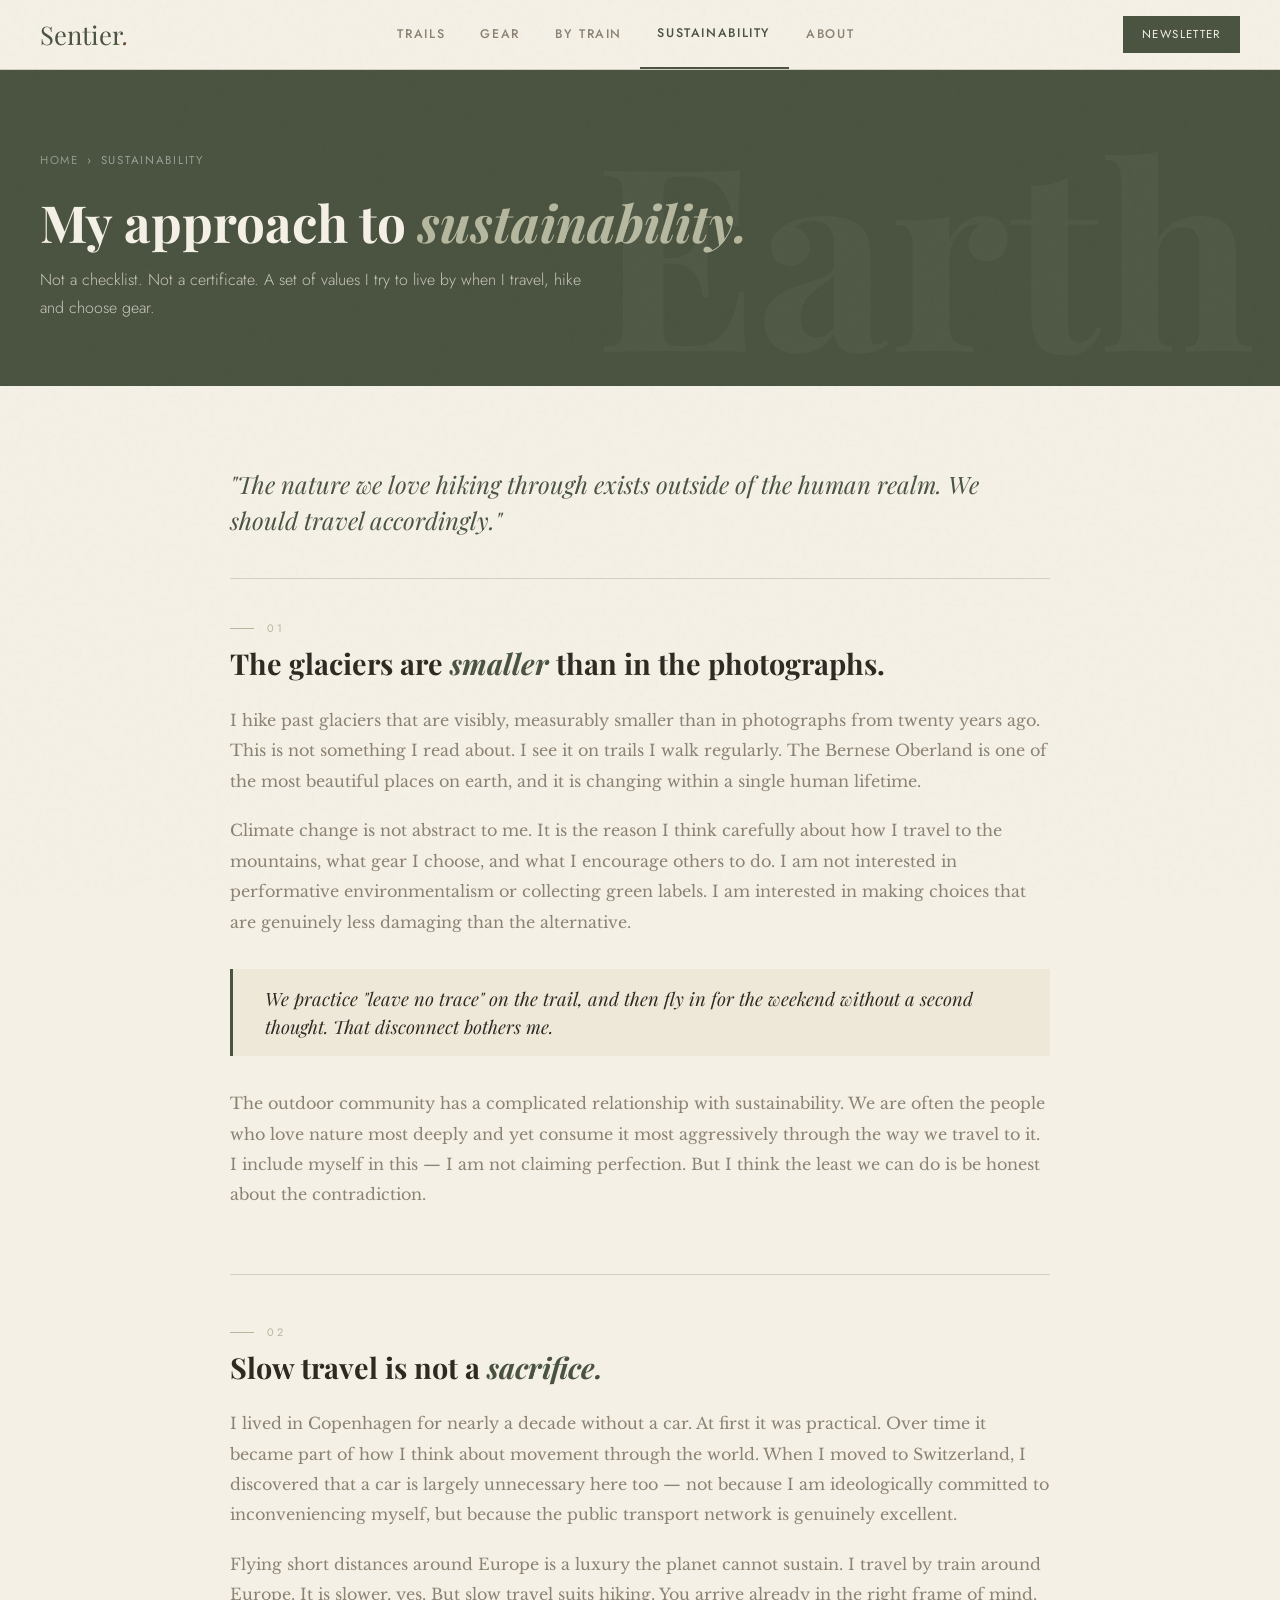
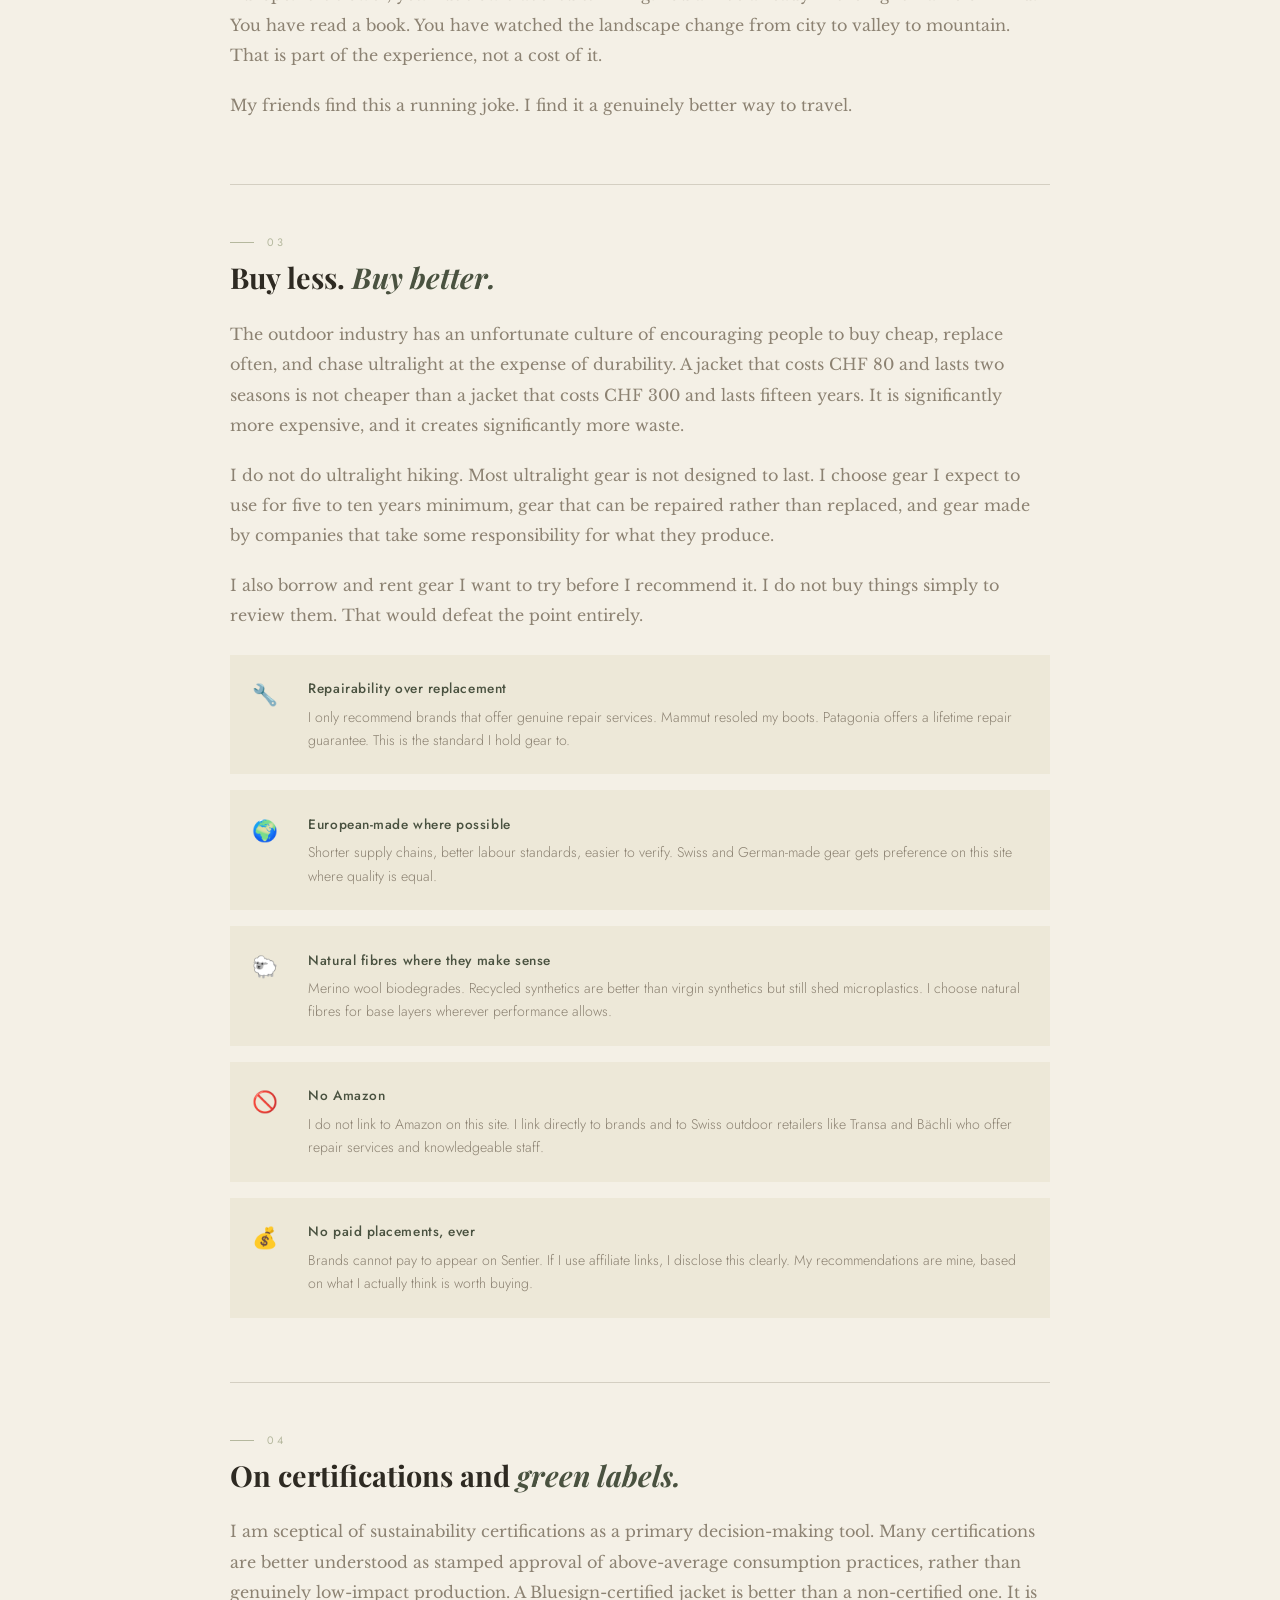
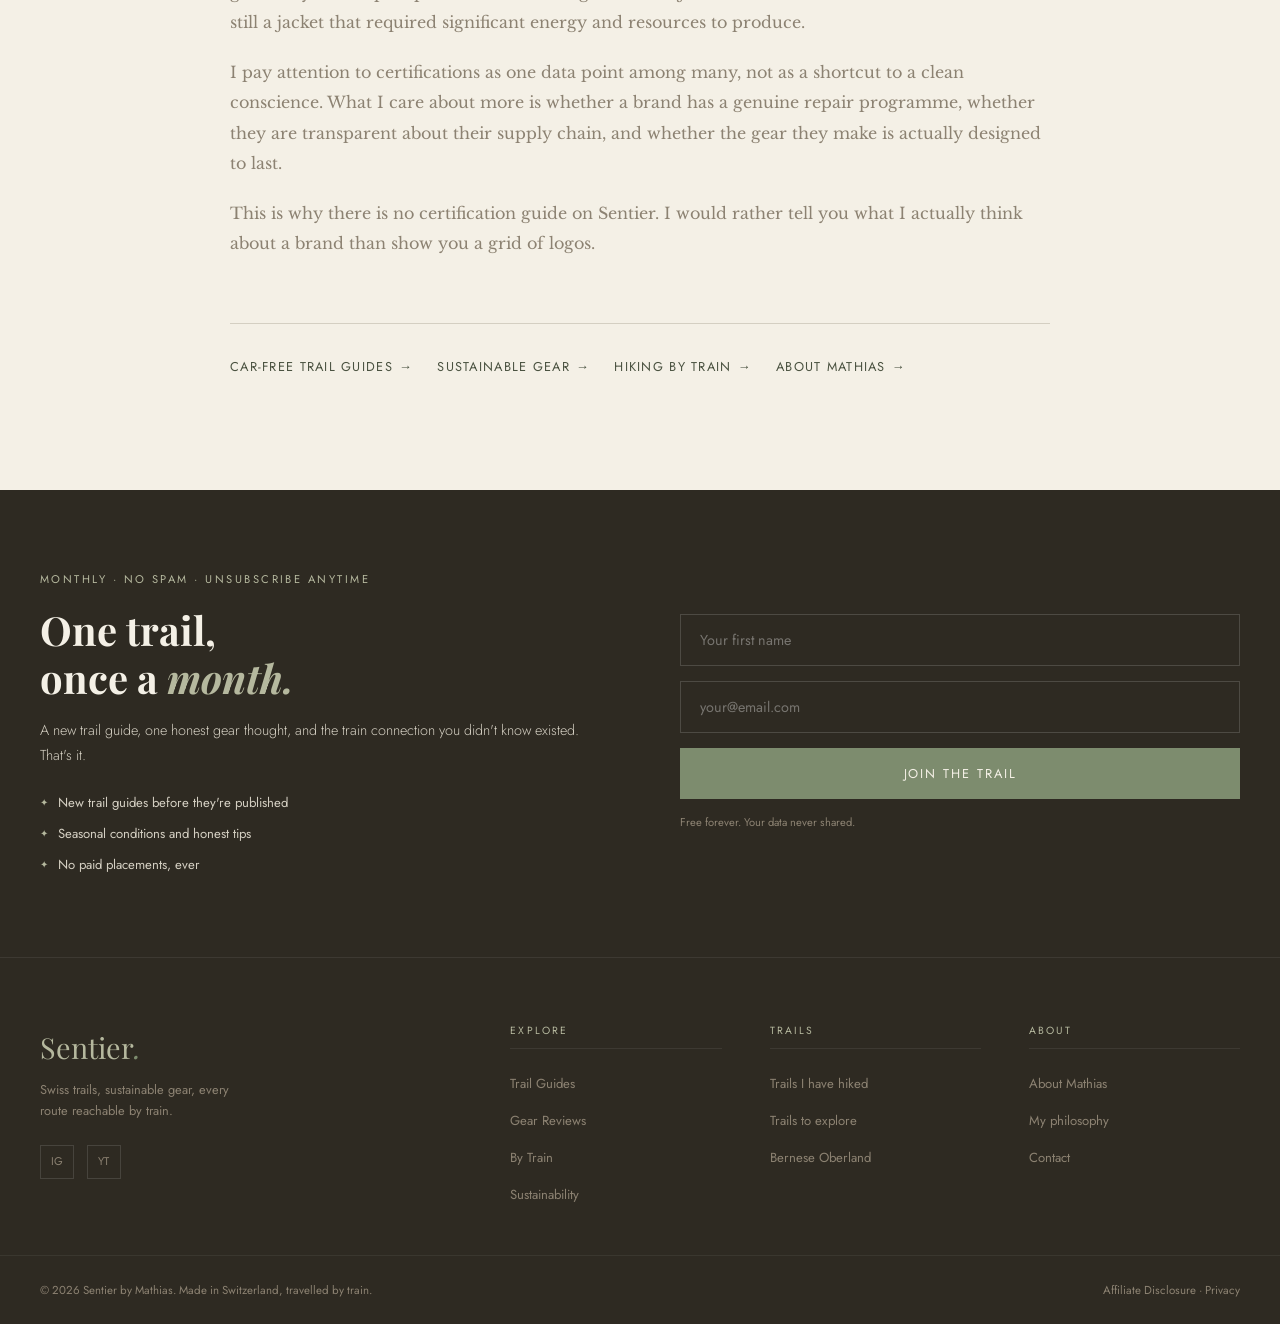
<file: sustainability.html>
<!DOCTYPE html>
<html lang="en">
<head>
  <meta charset="UTF-8">
  <meta name="viewport" content="width=device-width, initial-scale=1.0">
  <title>My Approach to Sustainability — Sentier</title>
  <meta name="description" content="Mathias on sustainability, slow travel, durable gear and why the way we get to the mountains matters as much as what we do when we're there.">
  <link href="https://fonts.googleapis.com/css2?family=Playfair+Display:ital,wght@0,400;0,600;0,700;1,400;1,600&family=Jost:wght@300;400;500;600&family=Libre+Baskerville:ital@0;1&display=swap" rel="stylesheet">
  <link rel="stylesheet" href="style.css">
  <style>
    .page-hero { background: var(--moss); }

    .sus-main { max-width: 900px; margin: 0 auto; padding: 5rem 2.5rem 7rem; }

    .sus-intro {
      font-family: 'Playfair Display', serif; font-style: italic;
      font-size: 1.5rem; color: var(--moss); line-height: 1.5;
      margin-bottom: 2.5rem; padding-bottom: 2.5rem;
      border-bottom: 1px solid var(--mist);
    }

    .sus-section { margin-bottom: 4rem; }
    .sus-section-num {
      font-family: 'Jost', sans-serif; font-size: 0.68rem; letter-spacing: 0.25em;
      text-transform: uppercase; color: var(--lichen); margin-bottom: 0.5rem;
      display: flex; align-items: center; gap: 0.8rem;
    }
    .sus-section-num::before { content: ''; width: 1.5rem; height: 1px; background: var(--lichen); }
    .sus-title { font-family: 'Playfair Display', serif; font-size: 1.8rem; color: var(--earth); line-height: 1.2; margin-bottom: 1.5rem; }
    .sus-title em { font-style: italic; color: var(--moss); }
    .sus-body {
      font-family: 'Libre Baskerville', serif; font-size: 1rem;
      color: var(--stone); line-height: 1.9; margin-bottom: 1.2rem;
    }

    /* Pull quote */
    .pull-quote {
      border-left: 3px solid var(--moss); padding: 1rem 2rem;
      margin: 2rem 0; background: var(--parchment);
    }
    .pull-quote p {
      font-family: 'Playfair Display', serif; font-style: italic;
      font-size: 1.15rem; color: var(--earth); line-height: 1.5;
    }

    /* Principles */
    .principles { display: flex; flex-direction: column; gap: 1rem; margin-top: 1.5rem; }
    .principle { display: grid; grid-template-columns: 2.5rem 1fr; gap: 1rem; background: var(--parchment); padding: 1.4rem; }
    .principle-icon { font-size: 1.3rem; }
    .principle-content {}
    .principle-title { font-family: 'Jost', sans-serif; font-size: 0.85rem; font-weight: 500; color: var(--moss); margin-bottom: 0.3rem; letter-spacing: 0.04em; }
    .principle-text { font-family: 'Jost', sans-serif; font-weight: 300; font-size: 0.88rem; color: var(--stone); line-height: 1.65; }

    /* Divider */
    .sus-divider { height: 1px; background: var(--mist); margin: 3rem 0; }

    /* Nav links at bottom */
    .sus-nav { display: flex; gap: 1.5rem; flex-wrap: wrap; margin-top: 3rem; padding-top: 2rem; border-top: 1px solid var(--mist); }
    .sus-nav-link {
      font-family: 'Jost', sans-serif; font-size: 0.8rem; letter-spacing: 0.1em;
      text-transform: uppercase; color: var(--moss); display: flex; align-items: center;
      gap: 0.4rem; transition: gap 0.2s;
    }
    .sus-nav-link:hover { gap: 0.7rem; }
    .sus-nav-link::after { content: '→'; }
  </style>
</head>
<body>

<div id="nav-placeholder"></div>

<!-- HERO -->
<section class="page-hero">
  <div class="page-hero-inner">
    <span class="page-hero-bg">Earth</span>
    <p class="breadcrumb"><a href="index.html">Home</a> <span>›</span> Sustainability</p>
    <h1 class="page-title">My approach to <em>sustainability.</em></h1>
    <p class="page-desc">Not a checklist. Not a certificate. A set of values I try to live by when I travel, hike and choose gear.</p>
  </div>
</section>

<!-- MAIN CONTENT -->
<div class="sus-main">

  <p class="sus-intro reveal">"The nature we love hiking through exists outside of the human realm. We should travel accordingly."</p>

  <!-- SECTION 1 -->
  <div class="sus-section reveal">
    <p class="sus-section-num">01</p>
    <h2 class="sus-title">The glaciers are <em>smaller</em> than in the photographs.</h2>
    <p class="sus-body">I hike past glaciers that are visibly, measurably smaller than in photographs from twenty years ago. This is not something I read about. I see it on trails I walk regularly. The Bernese Oberland is one of the most beautiful places on earth, and it is changing within a single human lifetime.</p>
    <p class="sus-body">Climate change is not abstract to me. It is the reason I think carefully about how I travel to the mountains, what gear I choose, and what I encourage others to do. I am not interested in performative environmentalism or collecting green labels. I am interested in making choices that are genuinely less damaging than the alternative.</p>

    <div class="pull-quote">
      <p>We practice "leave no trace" on the trail, and then fly in for the weekend without a second thought. That disconnect bothers me.</p>
    </div>

    <p class="sus-body">The outdoor community has a complicated relationship with sustainability. We are often the people who love nature most deeply and yet consume it most aggressively through the way we travel to it. I include myself in this — I am not claiming perfection. But I think the least we can do is be honest about the contradiction.</p>
  </div>

  <div class="sus-divider"></div>

  <!-- SECTION 2 -->
  <div class="sus-section reveal">
    <p class="sus-section-num">02</p>
    <h2 class="sus-title">Slow travel is not a <em>sacrifice.</em></h2>
    <p class="sus-body">I lived in Copenhagen for nearly a decade without a car. At first it was practical. Over time it became part of how I think about movement through the world. When I moved to Switzerland, I discovered that a car is largely unnecessary here too — not because I am ideologically committed to inconveniencing myself, but because the public transport network is genuinely excellent.</p>
    <p class="sus-body">Flying short distances around Europe is a luxury the planet cannot sustain. I travel by train around Europe. It is slower, yes. But slow travel suits hiking. You arrive already in the right frame of mind. You have read a book. You have watched the landscape change from city to valley to mountain. That is part of the experience, not a cost of it.</p>
    <p class="sus-body">My friends find this a running joke. I find it a genuinely better way to travel.</p>
  </div>

  <div class="sus-divider"></div>

  <!-- SECTION 3 -->
  <div class="sus-section reveal">
    <p class="sus-section-num">03</p>
    <h2 class="sus-title">Buy less. <em>Buy better.</em></h2>
    <p class="sus-body">The outdoor industry has an unfortunate culture of encouraging people to buy cheap, replace often, and chase ultralight at the expense of durability. A jacket that costs CHF 80 and lasts two seasons is not cheaper than a jacket that costs CHF 300 and lasts fifteen years. It is significantly more expensive, and it creates significantly more waste.</p>
    <p class="sus-body">I do not do ultralight hiking. Most ultralight gear is not designed to last. I choose gear I expect to use for five to ten years minimum, gear that can be repaired rather than replaced, and gear made by companies that take some responsibility for what they produce.</p>
    <p class="sus-body">I also borrow and rent gear I want to try before I recommend it. I do not buy things simply to review them. That would defeat the point entirely.</p>

    <div class="principles">
      <div class="principle">
        <div class="principle-icon">🔧</div>
        <div class="principle-content">
          <p class="principle-title">Repairability over replacement</p>
          <p class="principle-text">I only recommend brands that offer genuine repair services. Mammut resoled my boots. Patagonia offers a lifetime repair guarantee. This is the standard I hold gear to.</p>
        </div>
      </div>
      <div class="principle">
        <div class="principle-icon">🌍</div>
        <div class="principle-content">
          <p class="principle-title">European-made where possible</p>
          <p class="principle-text">Shorter supply chains, better labour standards, easier to verify. Swiss and German-made gear gets preference on this site where quality is equal.</p>
        </div>
      </div>
      <div class="principle">
        <div class="principle-icon">🐑</div>
        <div class="principle-content">
          <p class="principle-title">Natural fibres where they make sense</p>
          <p class="principle-text">Merino wool biodegrades. Recycled synthetics are better than virgin synthetics but still shed microplastics. I choose natural fibres for base layers wherever performance allows.</p>
        </div>
      </div>
      <div class="principle">
        <div class="principle-icon">🚫</div>
        <div class="principle-content">
          <p class="principle-title">No Amazon</p>
          <p class="principle-text">I do not link to Amazon on this site. I link directly to brands and to Swiss outdoor retailers like Transa and Bächli who offer repair services and knowledgeable staff.</p>
        </div>
      </div>
      <div class="principle">
        <div class="principle-icon">💰</div>
        <div class="principle-content">
          <p class="principle-title">No paid placements, ever</p>
          <p class="principle-text">Brands cannot pay to appear on Sentier. If I use affiliate links, I disclose this clearly. My recommendations are mine, based on what I actually think is worth buying.</p>
        </div>
      </div>
    </div>
  </div>

  <div class="sus-divider"></div>

  <!-- SECTION 4 -->
  <div class="sus-section reveal">
    <p class="sus-section-num">04</p>
    <h2 class="sus-title">On certifications and <em>green labels.</em></h2>
    <p class="sus-body">I am sceptical of sustainability certifications as a primary decision-making tool. Many certifications are better understood as stamped approval of above-average consumption practices, rather than genuinely low-impact production. A Bluesign-certified jacket is better than a non-certified one. It is still a jacket that required significant energy and resources to produce.</p>
    <p class="sus-body">I pay attention to certifications as one data point among many, not as a shortcut to a clean conscience. What I care about more is whether a brand has a genuine repair programme, whether they are transparent about their supply chain, and whether the gear they make is actually designed to last.</p>
    <p class="sus-body">This is why there is no certification guide on Sentier. I would rather tell you what I actually think about a brand than show you a grid of logos.</p>
  </div>

  <div class="sus-nav reveal">
    <a href="trails.html" class="sus-nav-link">Car-free trail guides</a>
    <a href="gear.html" class="sus-nav-link">Sustainable gear</a>
    <a href="bytrain.html" class="sus-nav-link">Hiking by train</a>
    <a href="about.html" class="sus-nav-link">About Mathias</a>
  </div>

</div>

<div id="footer-placeholder"></div>

<script src="shared.js"></script>
<script>
  document.getElementById('nav-placeholder').innerHTML = getNavHTML('sustainability');
  document.getElementById('footer-placeholder').innerHTML = getFooterHTML();
  document.addEventListener('DOMContentLoaded', () => { initReveal(); initNewsletter(); });
</script>
</body>
</html>
</file>
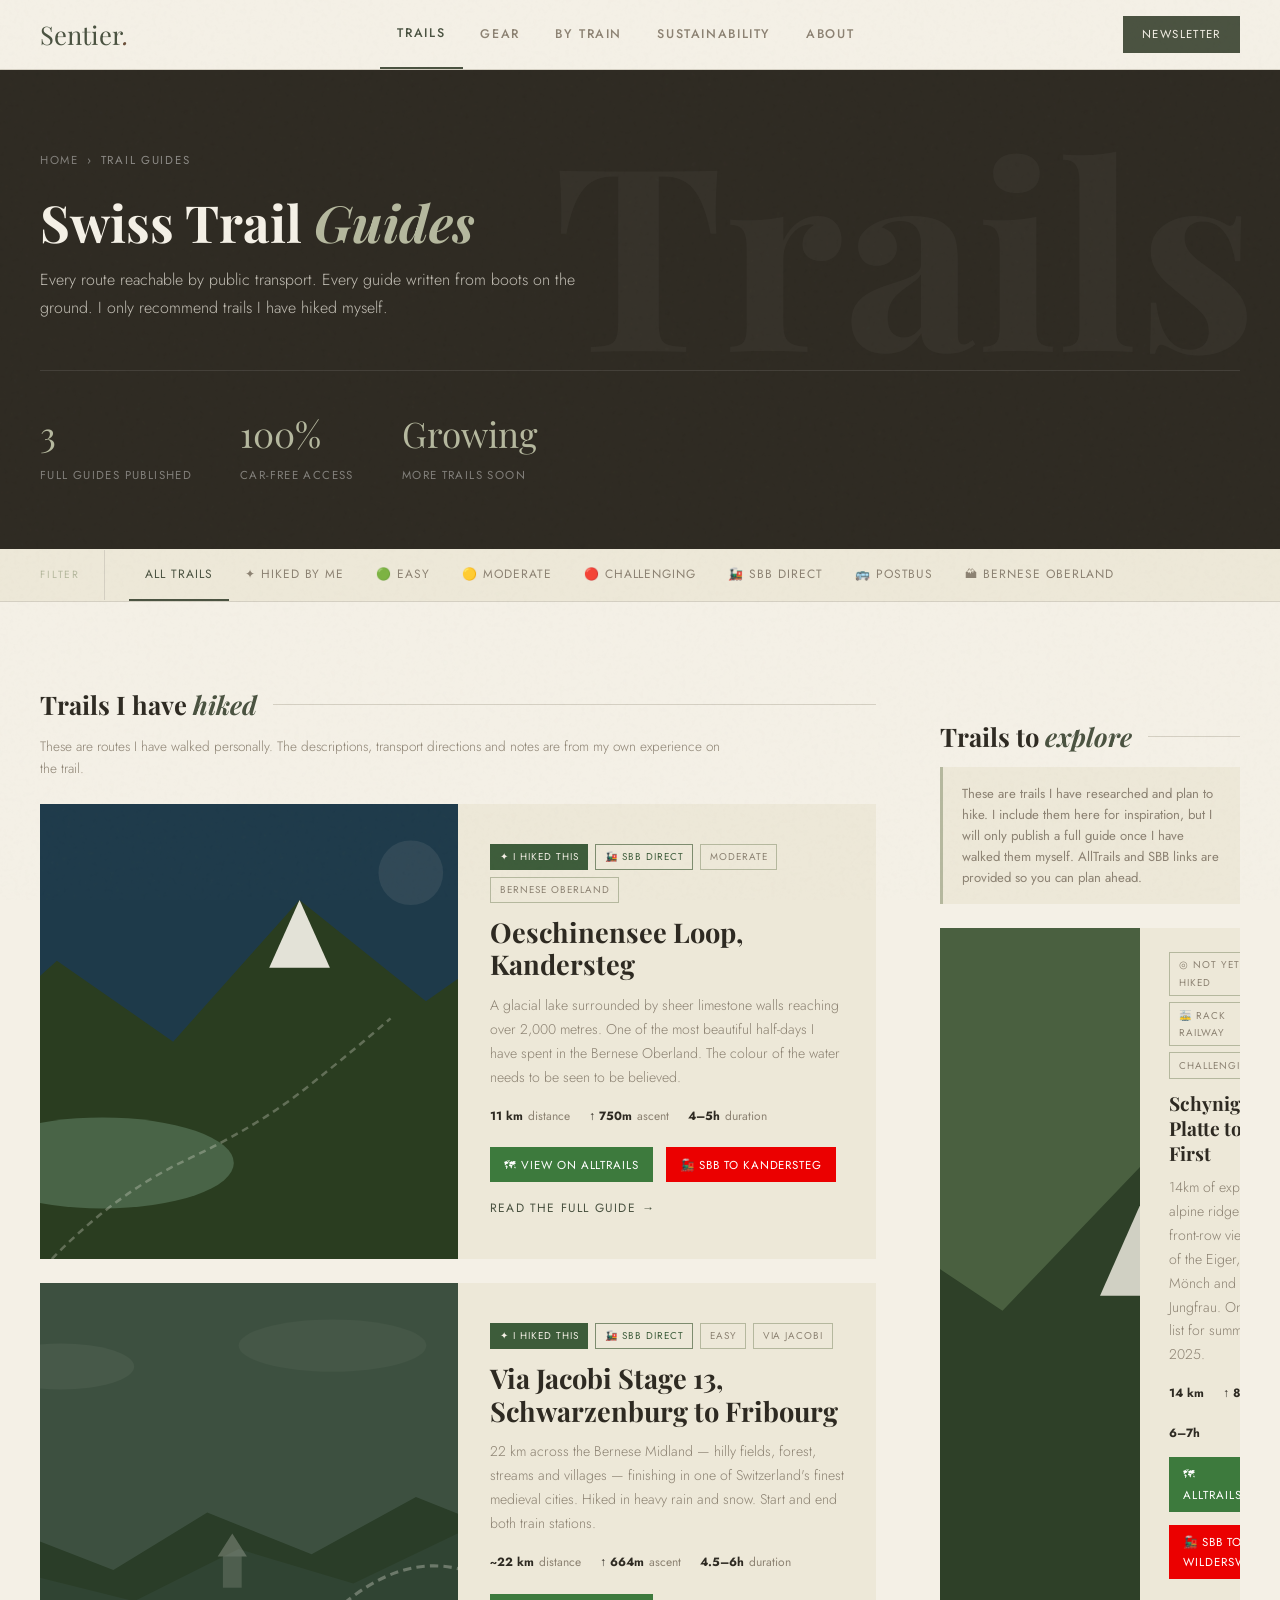
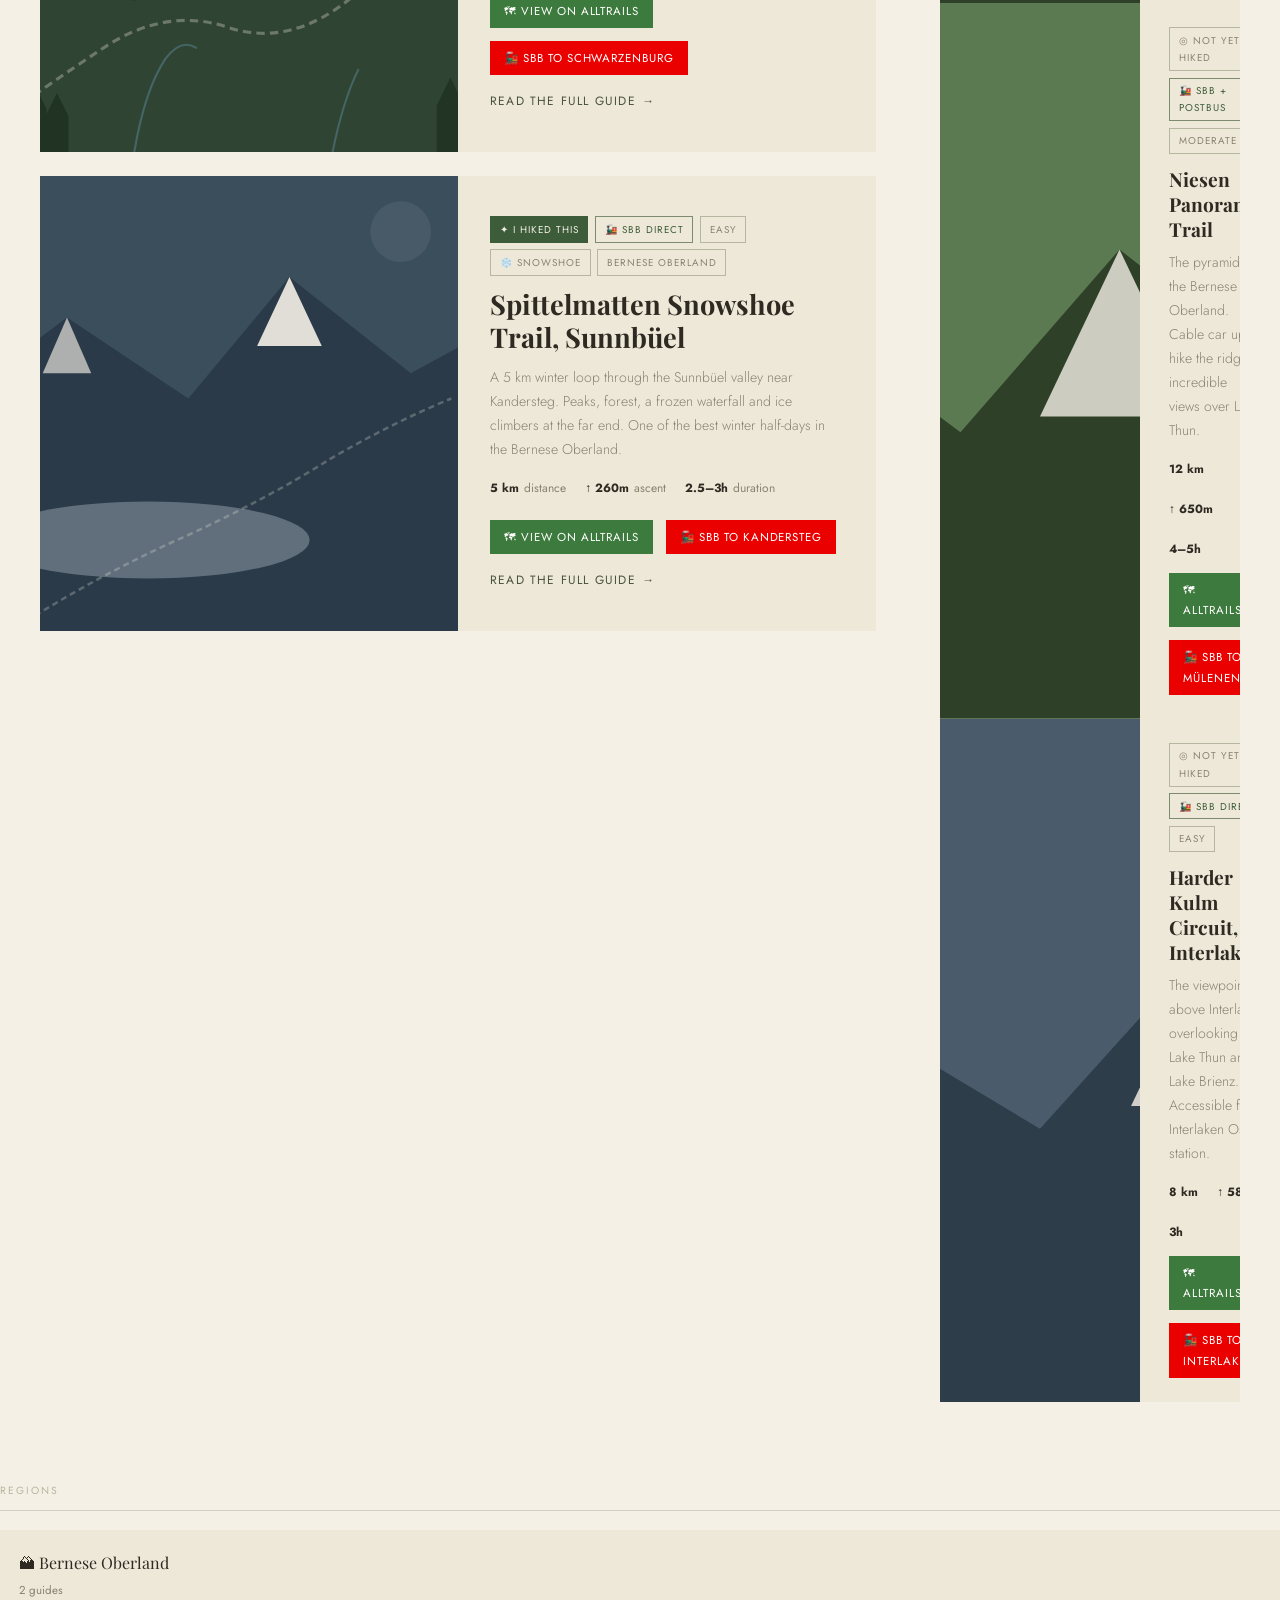
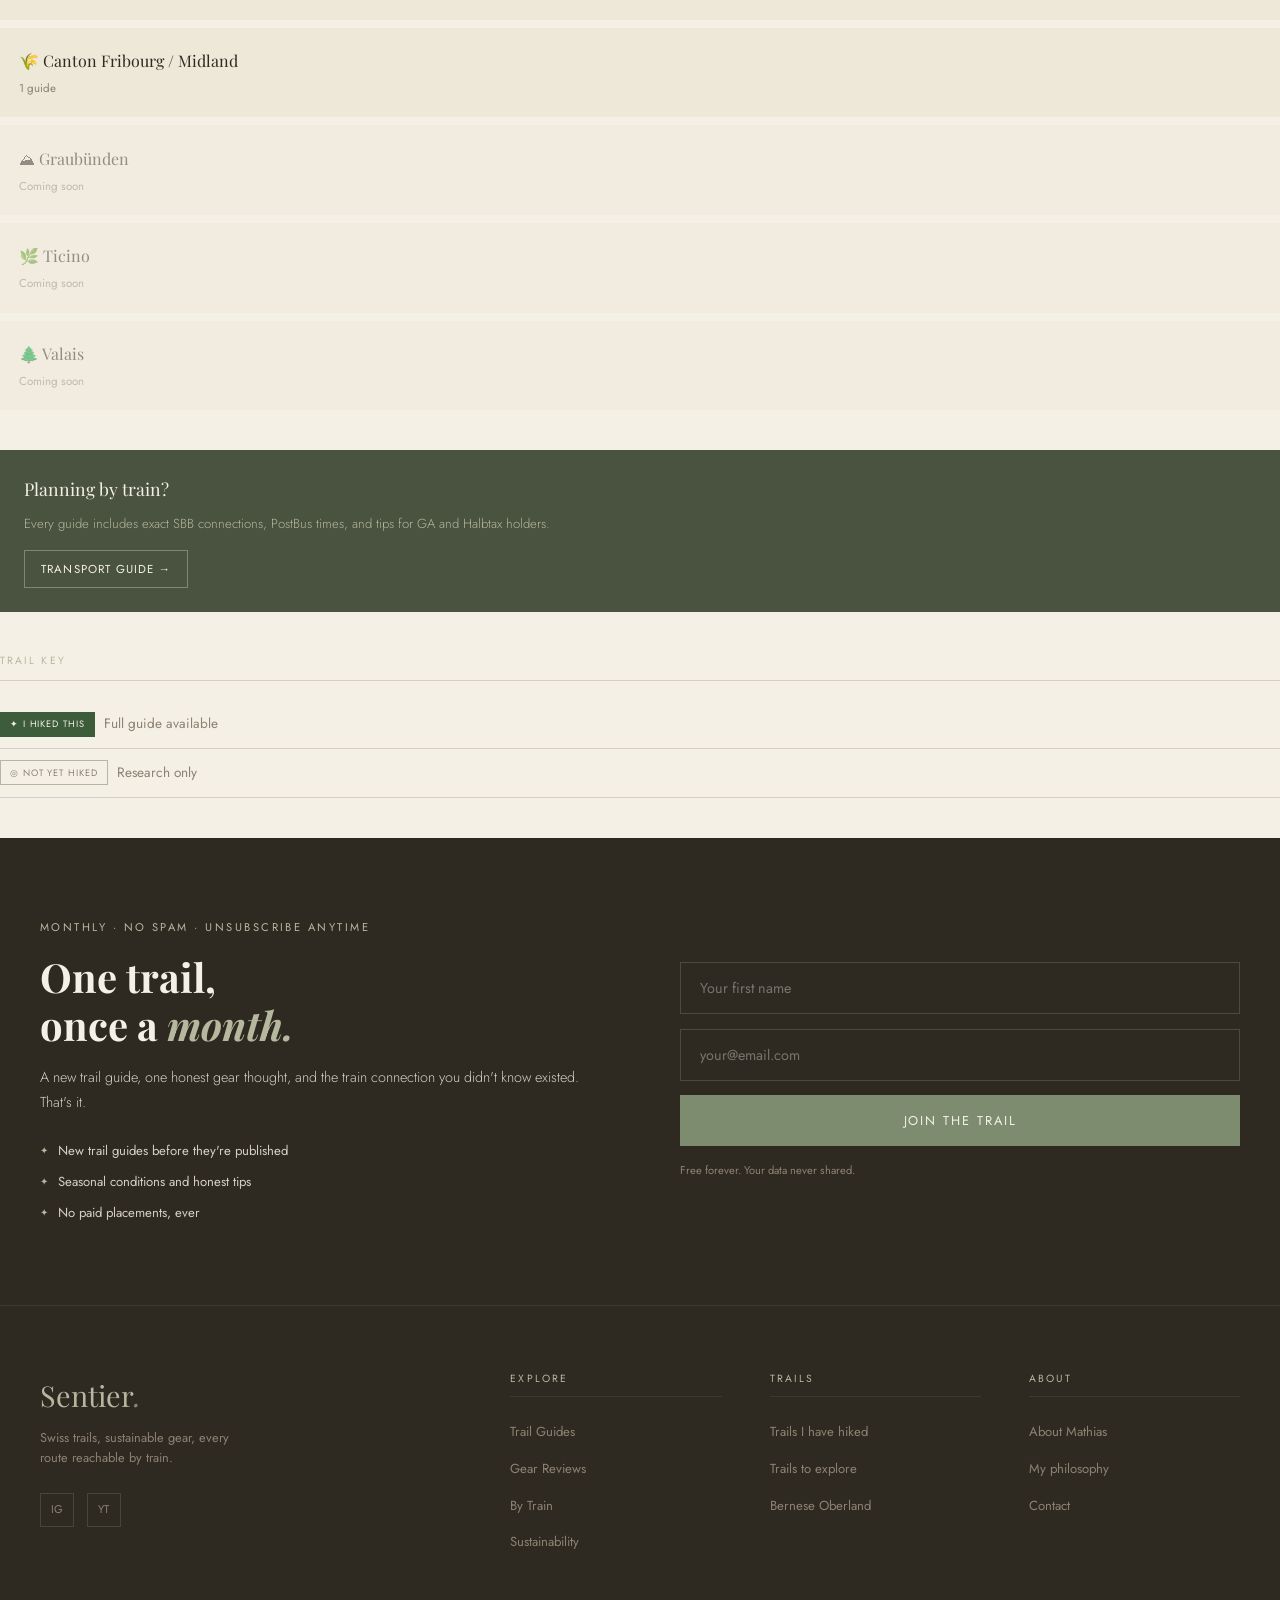
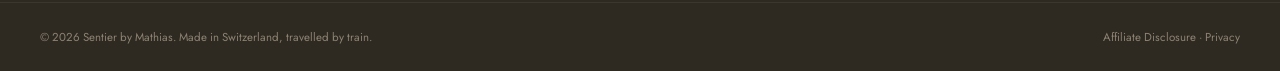
<file: trails.html>
<!DOCTYPE html>
<html lang="en">
<head>
  <meta charset="UTF-8">
  <meta name="viewport" content="width=device-width, initial-scale=1.0">
  <title>Trail Guides — Sentier</title>
  <meta name="description" content="Hiking trail guides for the Bernese Oberland and Switzerland, all reachable by public transport. With AllTrails links and SBB directions.">
  <link href="https://fonts.googleapis.com/css2?family=Playfair+Display:ital,wght@0,400;0,600;0,700;1,400;1,600&family=Jost:wght@300;400;500;600&family=Libre+Baskerville:ital@0;1&display=swap" rel="stylesheet">
  <link rel="stylesheet" href="style.css">
  <style>
    .page-hero { background: var(--earth); }

    .trails-main {
      max-width: 1300px; margin: 0 auto;
      padding: 3rem 2.5rem 5rem;
      display: grid; grid-template-columns: 1fr 300px; gap: 4rem;
    }
    .trail-list { display: flex; flex-direction: column; gap: 1.5rem; }

    /* Section divider */
    .trail-section-heading {
      display: flex; align-items: center; gap: 1rem;
      padding: 1rem 0 0.5rem; margin-top: 1rem;
    }
    .trail-section-heading h2 {
      font-family: 'Playfair Display', serif; font-size: 1.6rem; color: var(--earth); white-space: nowrap;
    }
    .trail-section-heading h2 em { font-style: italic; color: var(--moss); }
    .trail-section-heading::after { content: ''; flex: 1; height: 1px; background: var(--mist); }
    .trail-section-desc {
      font-family: 'Jost', sans-serif; font-size: 0.85rem; font-weight: 300;
      color: var(--stone); line-height: 1.65; margin-bottom: 1.5rem; max-width: 680px;
    }

    /* Trail cards */
    .trail-feature {
      display: grid; grid-template-columns: 1fr 1fr; background: var(--parchment);
      overflow: hidden; cursor: pointer; transition: transform 0.25s;
    }
    .trail-feature:hover { transform: translateY(-3px); }
    .trail-feature-image { overflow: hidden; }
    .trail-feature-image svg { width: 100%; height: 100%; display: block; transition: transform 0.4s; }
    .trail-feature:hover .trail-feature-image svg { transform: scale(1.04); }
    .trail-feature-body { padding: 2.5rem 2rem; display: flex; flex-direction: column; justify-content: center; }

    .trail-card-sm {
      display: grid; grid-template-columns: 200px 1fr; background: var(--parchment);
      overflow: hidden; cursor: pointer; transition: transform 0.25s;
    }
    .trail-card-sm:hover { transform: translateY(-2px); }
    .trail-card-sm-image { overflow: hidden; }
    .trail-card-sm-image svg { width: 100%; height: 100%; display: block; transition: transform 0.4s; }
    .trail-card-sm:hover .trail-card-sm-image svg { transform: scale(1.05); }
    .trail-card-sm-body { padding: 1.5rem 1.8rem; }

    .trail-tags { display: flex; gap: 0.4rem; flex-wrap: wrap; margin-bottom: 0.8rem; }
    .trail-title-lg { font-family: 'Playfair Display', serif; font-size: 1.7rem; color: var(--earth); line-height: 1.2; margin-bottom: 0.8rem; }
    .trail-title { font-family: 'Playfair Display', serif; font-size: 1.2rem; color: var(--earth); line-height: 1.3; margin-bottom: 0.6rem; }
    .trail-excerpt { font-family: 'Jost', sans-serif; font-weight: 300; font-size: 0.88rem; color: var(--stone); line-height: 1.7; margin-bottom: 1rem; }
    .trail-stats { display: flex; gap: 1.2rem; flex-wrap: wrap; margin-bottom: 0.8rem; }
    .trail-stat { font-family: 'Jost', sans-serif; font-size: 0.75rem; color: var(--stone); display: flex; align-items: center; gap: 0.3rem; }
    .trail-stat strong { color: var(--earth); }

    /* External links row */
    .trail-links { display: flex; gap: 0.8rem; flex-wrap: wrap; margin-top: 0.5rem; }
    .trail-ext-link {
      font-family: 'Jost', sans-serif; font-size: 0.72rem; letter-spacing: 0.08em;
      text-transform: uppercase; padding: 0.45rem 0.9rem;
      display: inline-flex; align-items: center; gap: 0.4rem; transition: all 0.2s;
    }
    .trail-ext-link.alltrails { background: #3d7a3d; color: #fff; }
    .trail-ext-link.alltrails:hover { background: #2d5a2d; }
    .trail-ext-link.sbb { background: #eb0000; color: #fff; }
    .trail-ext-link.sbb:hover { background: #c00000; }

    /* Explore section note */
    .explore-note {
      background: var(--parchment); border-left: 3px solid var(--lichen);
      padding: 1rem 1.2rem; margin-bottom: 1.5rem;
      font-family: 'Jost', sans-serif; font-size: 0.82rem; color: var(--stone); line-height: 1.6;
    }

    /* Sidebar */
    .region-card { background: var(--parchment); padding: 1.2rem; margin-bottom: 0.5rem; cursor: pointer; transition: background 0.2s; }
    .region-card:hover { background: var(--mist); }
    .region-name { font-family: 'Playfair Display', serif; font-size: 1rem; color: var(--earth); margin-bottom: 0.2rem; }
    .region-count { font-family: 'Jost', sans-serif; font-size: 0.72rem; color: var(--stone); }
    .transport-widget { background: var(--moss); color: var(--cream); padding: 1.5rem; }
    .tw-title { font-family: 'Playfair Display', serif; font-size: 1.1rem; margin-bottom: 0.5rem; }
    .tw-text { font-family: 'Jost', sans-serif; font-weight: 300; font-size: 0.82rem; color: var(--lichen); line-height: 1.6; margin-bottom: 1rem; }
    .tw-btn { font-family: 'Jost', sans-serif; font-size: 0.72rem; letter-spacing: 0.1em; text-transform: uppercase; border: 1px solid rgba(255,255,255,0.3); color: var(--cream); padding: 0.5rem 1rem; display: inline-block; transition: border-color 0.2s; }
    .tw-btn:hover { border-color: var(--lichen); }
  </style>
</head>
<body>

<div id="nav-placeholder"></div>

<!-- PAGE HERO -->
<section class="page-hero">
  <div class="page-hero-inner">
    <span class="page-hero-bg">Trails</span>
    <p class="breadcrumb"><a href="index.html">Home</a> <span>›</span> Trail Guides</p>
    <h1 class="page-title">Swiss Trail <em>Guides</em></h1>
    <p class="page-desc">Every route reachable by public transport. Every guide written from boots on the ground. I only recommend trails I have hiked myself.</p>
    <div class="page-hero-stats">
      <div><p class="stat-num">3</p><p class="stat-label">Full guides published</p></div>
      <div><p class="stat-num">100%</p><p class="stat-label">Car-free access</p></div>
      <div><p class="stat-num">Growing</p><p class="stat-label">More trails soon</p></div>
    </div>
  </div>
</section>

<!-- FILTER BAR -->
<div class="filter-bar">
  <div class="filter-inner">
    <span class="filter-label">Filter</span>
    <button class="filter-btn active">All Trails</button>
    <button class="filter-btn">✦ Hiked by me</button>
    <button class="filter-btn">🟢 Easy</button>
    <button class="filter-btn">🟡 Moderate</button>
    <button class="filter-btn">🔴 Challenging</button>
    <button class="filter-btn">🚂 SBB Direct</button>
    <button class="filter-btn">🚌 PostBus</button>
    <button class="filter-btn">🏔 Bernese Oberland</button>
  </div>
</div>

<!-- MAIN CONTENT -->
<div class="trails-main">
  <div class="trail-list">

    <!-- SECTION: HIKED -->
    <div id="hiked">
      <div class="trail-section-heading reveal">
        <h2>Trails I have <em>hiked</em></h2>
      </div>
      <p class="trail-section-desc reveal">These are routes I have walked personally. The descriptions, transport directions and notes are from my own experience on the trail.</p>

      <article class="trail-feature reveal" onclick="location.href='oeschinensee-loop-kandersteg.html'">
        <div class="trail-feature-image">
          <svg viewBox="0 0 600 450" preserveAspectRatio="xMidYMid slice" xmlns="http://www.w3.org/2000/svg">
            <rect width="600" height="450" fill="#1e3a4a"/>
            <polygon points="0,450 0,255 110,155 225,235 350,95 475,195 585,118 600,128 600,450" fill="#2a3d20"/>
            <polygon points="350,95 320,162 380,162" fill="rgba(244,240,230,0.92)"/>
            <polygon points="585,118 562,170 608,170" fill="rgba(244,240,230,0.72)"/>
            <ellipse cx="155" cy="355" rx="130" ry="45" fill="rgba(107,143,113,0.48)"/>
            <path d="M105 450 Q168 385 238 352 Q308 319 355 282 Q402 245 440 212" stroke="rgba(244,240,230,0.28)" stroke-width="2.5" fill="none" stroke-dasharray="7,5"/>
            <g fill="#1e2d18">
              <polygon points="28,450 28,394 45,360 62,394 62,450"/>
              <polygon points="512,450 512,400 527,368 542,400 542,450"/>
              <polygon points="556,450 556,408 569,378 582,408 582,450"/>
            </g>
            <circle cx="460" cy="68" r="32" fill="rgba(244,240,230,0.08)"/>
          </svg>
        </div>
        <div class="trail-feature-body">
          <div class="trail-tags">
            <span class="tag hiked">✦ I hiked this</span>
            <span class="tag green">🚂 SBB Direct</span>
            <span class="tag">Moderate</span>
            <span class="tag">Bernese Oberland</span>
          </div>
          <h2 class="trail-title-lg">Oeschinensee Loop, Kandersteg</h2>
          <p class="trail-excerpt">A glacial lake surrounded by sheer limestone walls reaching over 2,000 metres. One of the most beautiful half-days I have spent in the Bernese Oberland. The colour of the water needs to be seen to be believed.</p>
          <div class="trail-stats">
            <span class="trail-stat"><strong>11 km</strong> distance</span>
            <span class="trail-stat"><strong>↑ 750m</strong> ascent</span>
            <span class="trail-stat"><strong>4–5h</strong> duration</span>
          </div>
          <div class="trail-links">
            <a href="https://www.alltrails.com/trail/switzerland/bern/oeschinensee" target="_blank" rel="noopener" class="trail-ext-link alltrails">🗺 View on AllTrails</a>
            <a href="https://www.sbb.ch/en/buying/pages/fahrplan/fahrplan.xhtml?nach=Kandersteg" target="_blank" rel="noopener" class="trail-ext-link sbb">🚂 SBB to Kandersteg</a>
          </div>
          <a href="oeschinensee-loop-kandersteg.html" class="read-more">Read the full guide</a>
        </div>
      </article>
    </div>

      <!-- Via Jacobi Stage 13 -->
      <article class="trail-feature reveal" onclick="location.href='jacobsweg-stage-13-schwarzenburg-fribourg.html'">
        <div class="trail-feature-image">
          <svg viewBox="0 0 600 450" preserveAspectRatio="xMidYMid slice" xmlns="http://www.w3.org/2000/svg">
            <rect width="600" height="450" fill="#3d5040"/>
            <!-- Rolling midland hills -->
            <polygon points="0,450 0,290 80,240 170,275 260,220 360,260 460,205 560,245 600,230 600,450" fill="#2a3d28"/>
            <polygon points="0,450 0,320 90,280 190,305 290,255 400,288 500,240 600,268 600,450" fill="#344838" opacity="0.7"/>
            <!-- Path winding through -->
            <path d="M30 440 Q100 390 160 350 Q220 310 280 330 Q340 350 400 300 Q460 255 520 280 Q560 300 590 290" stroke="rgba(244,240,230,0.3)" stroke-width="3" fill="none" stroke-dasharray="8,5"/>
            <!-- Church/village steeple -->
            <rect x="275" y="262" width="18" height="30" fill="rgba(244,240,230,0.15)"/>
            <polygon points="270,262 284,240 298,262" fill="rgba(244,240,230,0.25)"/>
            <!-- Trees / forest patches -->
            <g fill="#1e3020" opacity="0.8">
              <polygon points="55,450 55,400 70,372 85,400 85,450"/>
              <polygon points="80,450 80,408 93,382 106,408 106,450"/>
              <polygon points="105,450 105,415 116,393 127,415 127,450"/>
              <polygon points="480,450 480,405 493,378 506,405 506,450"/>
              <polygon points="505,450 505,412 516,388 527,412 527,450"/>
            </g>
            <!-- Streams -->
            <path d="M190 450 Q200 390 220 360 Q235 340 250 350" stroke="rgba(100,150,180,0.4)" stroke-width="2" fill="none"/>
            <path d="M380 450 Q390 400 405 370" stroke="rgba(100,150,180,0.4)" stroke-width="2" fill="none"/>
            <!-- Clouds / misty sky -->
            <ellipse cx="120" cy="80" rx="70" ry="22" fill="rgba(244,240,230,0.05)"/>
            <ellipse cx="380" cy="60" rx="90" ry="25" fill="rgba(244,240,230,0.04)"/>
          </svg>
        </div>
        <div class="trail-feature-body">
          <div class="trail-tags">
            <span class="tag hiked">✦ I hiked this</span>
            <span class="tag green">🚂 SBB Direct</span>
            <span class="tag">Easy</span>
            <span class="tag">Via Jacobi</span>
          </div>
          <h2 class="trail-title-lg">Via Jacobi Stage 13, Schwarzenburg to Fribourg</h2>
          <p class="trail-excerpt">22 km across the Bernese Midland — hilly fields, forest, streams and villages — finishing in one of Switzerland's finest medieval cities. Hiked in heavy rain and snow. Start and end both train stations.</p>
          <div class="trail-stats">
            <span class="trail-stat"><strong>~22 km</strong> distance</span>
            <span class="trail-stat"><strong>↑ 664m</strong> ascent</span>
            <span class="trail-stat"><strong>4.5–6h</strong> duration</span>
          </div>
          <div class="trail-links">
            <a href="https://www.alltrails.com/da-dk/rute/switzerland/bern/via-jacobi-etappe-13-schwarzenburg-fribourg" target="_blank" rel="noopener" class="trail-ext-link alltrails">🗺 View on AllTrails</a>
            <a href="https://www.sbb.ch/en/buying/pages/fahrplan/fahrplan.xhtml?nach=Schwarzenburg" target="_blank" rel="noopener" class="trail-ext-link sbb">🚂 SBB to Schwarzenburg</a>
          </div>
          <a href="jacobsweg-stage-13-schwarzenburg-fribourg.html" class="read-more">Read the full guide</a>
        </div>
      </article>

      <!-- Spittelmatten Snowshoe -->
      <article class="trail-feature reveal" onclick="location.href='spittelmatten-snowshoe.html'">
        <div class="trail-feature-image">
          <svg viewBox="0 0 600 450" preserveAspectRatio="xMidYMid slice" xmlns="http://www.w3.org/2000/svg">
            <rect width="600" height="450" fill="#3a4e5c"/>
            <!-- Snow-covered mountains -->
            <polygon points="0,450 0,230 120,140 240,220 340,100 460,195 580,130 600,140 600,450" fill="#2a3a48"/>
            <!-- Snow caps -->
            <polygon points="340,100 308,168 372,168" fill="rgba(244,240,230,0.90)"/>
            <polygon points="580,130 558,182 602,182" fill="rgba(244,240,230,0.75)"/>
            <polygon points="120,140 96,195 144,195" fill="rgba(244,240,230,0.65)"/>
            <!-- Snow on valley floor -->
            <ellipse cx="200" cy="360" rx="160" ry="38" fill="rgba(220,230,240,0.30)"/>
            <!-- Snowshoe track -->
            <path d="M80 440 Q160 390 240 355 Q320 318 380 280 Q440 245 500 220" stroke="rgba(244,240,230,0.25)" stroke-width="2.5" fill="none" stroke-dasharray="6,4"/>
            <!-- Pine trees with snow -->
            <g fill="#1e2d18">
              <polygon points="28,450 28,390 45,356 62,390 62,450"/>
              <polygon points="52,450 52,400 67,370 82,400 82,450"/>
              <polygon points="510,450 510,398 525,366 540,398 540,450"/>
              <polygon points="535,450 535,406 548,377 561,406 561,450"/>
              <polygon points="558,450 558,412 569,386 580,412 580,450"/>
            </g>
            <circle cx="450" cy="55" r="30" fill="rgba(244,240,230,0.07)"/>
          </svg>
        </div>
        <div class="trail-feature-body">
          <div class="trail-tags">
            <span class="tag hiked">✦ I hiked this</span>
            <span class="tag green">🚂 SBB Direct</span>
            <span class="tag">Easy</span>
            <span class="tag">❄️ Snowshoe</span>
            <span class="tag">Bernese Oberland</span>
          </div>
          <h2 class="trail-title-lg">Spittelmatten Snowshoe Trail, Sunnbüel</h2>
          <p class="trail-excerpt">A 5 km winter loop through the Sunnbüel valley near Kandersteg. Peaks, forest, a frozen waterfall and ice climbers at the far end. One of the best winter half-days in the Bernese Oberland.</p>
          <div class="trail-stats">
            <span class="trail-stat"><strong>5 km</strong> distance</span>
            <span class="trail-stat"><strong>↑ 260m</strong> ascent</span>
            <span class="trail-stat"><strong>2.5–3h</strong> duration</span>
          </div>
          <div class="trail-links">
            <a href="https://www.alltrails.com/trail/switzerland/bern/spittelmatten-snowshoe-trail" target="_blank" rel="noopener" class="trail-ext-link alltrails">🗺 View on AllTrails</a>
            <a href="https://www.sbb.ch/en/buying/pages/fahrplan/fahrplan.xhtml?nach=Kandersteg" target="_blank" rel="noopener" class="trail-ext-link sbb">🚂 SBB to Kandersteg</a>
          </div>
          <a href="spittelmatten-snowshoe.html" class="read-more">Read the full guide</a>
        </div>
      </article>

    </div>

    <!-- SECTION: TO EXPLORE -->
    <div id="explore" style="margin-top:2rem">
      <div class="trail-section-heading reveal">
        <h2>Trails to <em>explore</em></h2>
      </div>
      <div class="explore-note reveal">These are trails I have researched and plan to hike. I include them here for inspiration, but I will only publish a full guide once I have walked them myself. AllTrails and SBB links are provided so you can plan ahead.</div>

      <article class="trail-card-sm reveal">
        <div class="trail-card-sm-image">
          <svg viewBox="0 0 200 180" preserveAspectRatio="xMidYMid slice" xmlns="http://www.w3.org/2000/svg">
            <rect width="200" height="180" fill="#4a6040"/>
            <polygon points="0,180 0,110 45,72 90,102 135,55 175,88 200,70 200,180" fill="#2e4028"/>
            <polygon points="135,55 116,98 154,98" fill="rgba(244,240,230,0.82)"/>
          </svg>
        </div>
        <div class="trail-card-sm-body">
          <div class="trail-tags">
            <span class="tag">◎ Not yet hiked</span>
            <span class="tag">🚋 Rack Railway</span>
            <span class="tag">Challenging</span>
          </div>
          <h3 class="trail-title">Schynige Platte to First</h3>
          <p class="trail-excerpt">14km of exposed alpine ridge with front-row views of the Eiger, Mönch and Jungfrau. On my list for summer 2025.</p>
          <div class="trail-stats">
            <span class="trail-stat"><strong>14 km</strong></span>
            <span class="trail-stat"><strong>↑ 800m</strong></span>
            <span class="trail-stat"><strong>6–7h</strong></span>
          </div>
          <div class="trail-links">
            <a href="https://www.alltrails.com/trail/switzerland/bern/schynige-platte-to-first" target="_blank" rel="noopener" class="trail-ext-link alltrails">🗺 AllTrails</a>
            <a href="https://www.sbb.ch/en/buying/pages/fahrplan/fahrplan.xhtml?nach=Wilderswil" target="_blank" rel="noopener" class="trail-ext-link sbb">🚂 SBB to Wilderswil</a>
          </div>
        </div>
      </article>

      <article class="trail-card-sm reveal">
        <div class="trail-card-sm-image">
          <svg viewBox="0 0 200 180" preserveAspectRatio="xMidYMid slice" xmlns="http://www.w3.org/2000/svg">
            <rect width="200" height="180" fill="#5c7a52"/>
            <polygon points="0,180 0,115 40,78 80,108 120,62 162,95 200,72 200,180" fill="#2e4028"/>
            <polygon points="120,62 100,104 140,104" fill="rgba(244,240,230,0.8)"/>
            <g fill="#1e2d18"><polygon points="10,180 10,152 18,135 26,152 26,180"/></g>
          </svg>
        </div>
        <div class="trail-card-sm-body">
          <div class="trail-tags">
            <span class="tag">◎ Not yet hiked</span>
            <span class="tag green">🚂 SBB + PostBus</span>
            <span class="tag">Moderate</span>
          </div>
          <h3 class="trail-title">Niesen Panorama Trail</h3>
          <p class="trail-excerpt">The pyramid of the Bernese Oberland. Cable car up, hike the ridge, incredible views over Lake Thun.</p>
          <div class="trail-stats">
            <span class="trail-stat"><strong>12 km</strong></span>
            <span class="trail-stat"><strong>↑ 650m</strong></span>
            <span class="trail-stat"><strong>4–5h</strong></span>
          </div>
          <div class="trail-links">
            <a href="https://www.alltrails.com/trail/switzerland/bern/niesen" target="_blank" rel="noopener" class="trail-ext-link alltrails">🗺 AllTrails</a>
            <a href="https://www.sbb.ch/en/buying/pages/fahrplan/fahrplan.xhtml?nach=Mülenen" target="_blank" rel="noopener" class="trail-ext-link sbb">🚂 SBB to Mülenen</a>
          </div>
        </div>
      </article>

      <article class="trail-card-sm reveal">
        <div class="trail-card-sm-image">
          <svg viewBox="0 0 200 180" preserveAspectRatio="xMidYMid slice" xmlns="http://www.w3.org/2000/svg">
            <rect width="200" height="180" fill="#4a5c6b"/>
            <ellipse cx="100" cy="162" rx="90" ry="28" fill="rgba(74,107,143,0.45)"/>
            <polygon points="0,180 0,115 50,78 100,108 145,58 185,92 200,78 200,180" fill="#2e3d4a"/>
            <polygon points="145,58 124,102 166,102" fill="rgba(244,240,230,0.82)"/>
          </svg>
        </div>
        <div class="trail-card-sm-body">
          <div class="trail-tags">
            <span class="tag">◎ Not yet hiked</span>
            <span class="tag green">🚂 SBB Direct</span>
            <span class="tag">Easy</span>
          </div>
          <h3 class="trail-title">Harder Kulm Circuit, Interlaken</h3>
          <p class="trail-excerpt">The viewpoint above Interlaken overlooking both Lake Thun and Lake Brienz. Accessible from Interlaken Ost station.</p>
          <div class="trail-stats">
            <span class="trail-stat"><strong>8 km</strong></span>
            <span class="trail-stat"><strong>↑ 580m</strong></span>
            <span class="trail-stat"><strong>3h</strong></span>
          </div>
          <div class="trail-links">
            <a href="https://www.alltrails.com/trail/switzerland/bern/harder-kulm" target="_blank" rel="noopener" class="trail-ext-link alltrails">🗺 AllTrails</a>
            <a href="https://www.sbb.ch/en/buying/pages/fahrplan/fahrplan.xhtml?nach=Interlaken+Ost" target="_blank" rel="noopener" class="trail-ext-link sbb">🚂 SBB to Interlaken</a>
          </div>
        </div>
      </article>

    </div>
  </div>

  <!-- SIDEBAR -->
  <aside class="sidebar">

    <div class="sidebar-widget reveal">
      <p class="widget-title">Regions</p>
      <div class="region-card"><p class="region-name">🏔 Bernese Oberland</p><p class="region-count">2 guides</p></div>
      <div class="region-card"><p class="region-name">🌾 Canton Fribourg / Midland</p><p class="region-count">1 guide</p></div>
      <div class="region-card" style="opacity:0.5"><p class="region-name">⛰ Graubünden</p><p class="region-count">Coming soon</p></div>
      <div class="region-card" style="opacity:0.5"><p class="region-name">🌿 Ticino</p><p class="region-count">Coming soon</p></div>
      <div class="region-card" style="opacity:0.5"><p class="region-name">🌲 Valais</p><p class="region-count">Coming soon</p></div>
    </div>

    <div class="sidebar-widget reveal">
      <div class="transport-widget">
        <p class="tw-title">Planning by train?</p>
        <p class="tw-text">Every guide includes exact SBB connections, PostBus times, and tips for GA and Halbtax holders.</p>
        <a href="bytrain.html" class="tw-btn">Transport guide →</a>
      </div>
    </div>

    <div class="sidebar-widget reveal">
      <p class="widget-title">Trail key</p>
      <ul class="widget-list">
        <li><a href="#hiked"><span class="tag hiked" style="font-size:0.58rem">✦ I hiked this</span> Full guide available</a></li>
        <li><a href="#explore"><span class="tag" style="font-size:0.58rem">◎ Not yet hiked</span> Research only</a></li>
      </ul>
    </div>

  </aside>
</div>

<div id="footer-placeholder"></div>

<script src="shared.js"></script>
<script>
  document.getElementById('nav-placeholder').innerHTML = getNavHTML('trails');
  document.getElementById('footer-placeholder').innerHTML = getFooterHTML();
  document.addEventListener('DOMContentLoaded', () => { initReveal(); initNewsletter(); initFilters(); });
</script>
</body>
</html>
</file>
<file: style.css>
/* ============================================================
   SENTIER — Shared Stylesheet
   ============================================================ */

:root {
  --moss: #4a5240;
  --stone: #8c8272;
  --bark: #6b4f3a;
  --cream: #f4f0e6;
  --parchment: #ede8d8;
  --sage: #7d8c6e;
  --lichen: #b5b89e;
  --earth: #2e2a22;
  --mist: #d4cfc2;
  --fern: #3d5c3a;
  --nav-h: 70px;
}

* { margin: 0; padding: 0; box-sizing: border-box; }
html { scroll-behavior: smooth; }
body {
  background: var(--cream);
  color: var(--earth);
  font-family: 'Libre Baskerville', Georgia, serif;
  font-size: 16px;
  line-height: 1.75;
}
a { text-decoration: none; color: inherit; }
img { display: block; width: 100%; }

body::after {
  content: '';
  position: fixed; inset: 0;
  background-image: url("data:image/svg+xml,%3Csvg viewBox='0 0 200 200' xmlns='http://www.w3.org/2000/svg'%3E%3Cfilter id='n'%3E%3CfeTurbulence type='fractalNoise' baseFrequency='0.85' numOctaves='4' stitchTiles='stitch'/%3E%3C/filter%3E%3Crect width='100%25' height='100%25' filter='url(%23n)' opacity='0.035'/%3E%3C/svg%3E");
  pointer-events: none; z-index: 9000; opacity: 0.5;
}

/* ── NAV ── */
.site-nav {
  position: fixed; top: 0; left: 0; right: 0; z-index: 500;
  background: rgba(244,240,230,0.95);
  backdrop-filter: blur(14px);
  border-bottom: 1px solid var(--mist);
  height: var(--nav-h);
}
.nav-inner {
  max-width: 1300px; margin: 0 auto;
  height: 100%; display: flex; align-items: center;
  justify-content: space-between; padding: 0 2.5rem;
}
.nav-logo { font-family: 'Playfair Display', serif; font-size: 1.6rem; color: var(--moss); }
.nav-logo span { font-style: italic; color: var(--bark); }
.nav-primary { display: flex; align-items: center; list-style: none; height: 100%; }
.nav-item { position: relative; height: 100%; display: flex; align-items: center; }
.nav-item > a {
  font-family: 'Jost', sans-serif; font-size: 0.78rem; font-weight: 500;
  letter-spacing: 0.13em; text-transform: uppercase; color: var(--stone);
  padding: 0 1.1rem; height: 100%; display: flex; align-items: center;
  transition: color 0.2s; white-space: nowrap;
}
.nav-item > a:hover { color: var(--moss); }
.nav-item > a.active { color: var(--moss); border-bottom: 2px solid var(--moss); }

/* Dropdowns */
.drop-menu {
  position: absolute; top: var(--nav-h); left: 0;
  background: var(--cream); border: 1px solid var(--mist);
  border-top: 2px solid var(--moss); min-width: 220px;
  padding: 0.8rem 0; display: none;
  box-shadow: 0 8px 30px rgba(46,42,34,0.1); z-index: 600;
}
.nav-item:hover .drop-menu { display: block; }
.drop-menu a {
  display: block; font-family: 'Jost', sans-serif;
  font-size: 0.82rem; color: var(--stone);
  padding: 0.55rem 1.4rem; transition: background 0.15s, color 0.15s;
}
.drop-menu a:hover { background: var(--parchment); color: var(--moss); }
.drop-menu-divider {
  height: 1px; background: var(--mist); margin: 0.4rem 0;
}

.nav-right { display: flex; align-items: center; gap: 1rem; }
.btn-nav {
  font-family: 'Jost', sans-serif; font-size: 0.72rem;
  letter-spacing: 0.12em; text-transform: uppercase;
  background: var(--moss); color: var(--cream);
  padding: 0.55rem 1.2rem; transition: background 0.2s;
}
.btn-nav:hover { background: var(--fern); }

/* ── TICKER ── */
.ticker { background: var(--moss); color: var(--cream); padding: 0.9rem 0; overflow: hidden; }
.ticker-inner { display: flex; gap: 4rem; animation: ticker 25s linear infinite; white-space: nowrap; }
.ticker-item {
  font-family: 'Jost', sans-serif; font-size: 0.75rem;
  letter-spacing: 0.15em; text-transform: uppercase;
  opacity: 0.85; display: flex; align-items: center; gap: 0.5rem;
}
.ticker-dot { color: var(--lichen); }
@keyframes ticker { 0%{transform:translateX(0)} 100%{transform:translateX(-50%)} }

/* ── BUTTONS ── */
.btn-primary {
  font-family: 'Jost', sans-serif; font-size: 0.78rem;
  letter-spacing: 0.12em; text-transform: uppercase;
  background: var(--moss); color: var(--cream);
  padding: 0.85rem 1.8rem; border: none; cursor: pointer;
  transition: background 0.25s, transform 0.2s; display: inline-block;
}
.btn-primary:hover { background: var(--fern); transform: translateY(-2px); }
.btn-outline {
  font-family: 'Jost', sans-serif; font-size: 0.78rem;
  letter-spacing: 0.12em; text-transform: uppercase;
  border: 1.5px solid rgba(255,255,255,0.35); color: var(--cream);
  padding: 0.85rem 1.8rem; transition: border-color 0.25s, color 0.25s;
  display: inline-block;
}
.btn-outline:hover { border-color: var(--lichen); color: var(--lichen); }
.btn-moss {
  font-family: 'Jost', sans-serif; font-size: 0.78rem;
  letter-spacing: 0.12em; text-transform: uppercase;
  background: var(--moss); color: var(--cream);
  padding: 0.85rem 1.8rem; display: inline-block;
  transition: background 0.2s, transform 0.2s;
}
.btn-moss:hover { background: var(--fern); transform: translateY(-2px); }
.read-more {
  font-family: 'Jost', sans-serif; font-size: 0.75rem;
  letter-spacing: 0.1em; text-transform: uppercase;
  color: var(--moss); display: inline-flex; align-items: center;
  gap: 0.4rem; transition: gap 0.2s; margin-top: 1rem;
}
.read-more:hover { gap: 0.7rem; }
.read-more::after { content: '→'; }

/* ── TAGS & BADGES ── */
.tag {
  font-family: 'Jost', sans-serif; font-size: 0.62rem;
  letter-spacing: 0.1em; text-transform: uppercase;
  padding: 0.22rem 0.55rem; border: 1px solid var(--lichen); color: var(--stone);
}
.tag.green { border-color: var(--sage); color: var(--fern); }
.tag.bark { border-color: var(--bark); color: var(--bark); }
.tag.gold { border-color: #a08040; color: #7a5f18; }
.tag.hiked { background: var(--fern); color: var(--cream); border-color: var(--fern); }
.badge {
  font-family: 'Jost', sans-serif; font-size: 0.62rem;
  letter-spacing: 0.1em; text-transform: uppercase; padding: 0.22rem 0.6rem;
}
.badge-swiss { background: var(--moss); color: var(--cream); }
.badge-repair { background: var(--fern); color: var(--cream); }
.badge-nat { background: var(--bark); color: var(--cream); }
.badge-eu { background: var(--sage); color: var(--cream); }
.badge-owned { border: 1px solid var(--moss); color: var(--moss); }

/* ── SECTION LABELS ── */
.section-label {
  font-family: 'Jost', sans-serif; font-size: 0.7rem;
  letter-spacing: 0.25em; text-transform: uppercase; color: var(--lichen);
  display: flex; align-items: center; gap: 1rem; margin-bottom: 0.8rem;
}
.section-label::after { content: ''; flex: 1; height: 1px; background: var(--mist); }
.section-title { font-family: 'Playfair Display', serif; font-size: 2rem; color: var(--earth); margin-bottom: 2.5rem; }
.section-title em { font-style: italic; color: var(--moss); }

/* ── PAGE HERO ── */
.page-hero {
  margin-top: var(--nav-h); color: var(--cream);
  padding: 5rem 2.5rem 4rem; position: relative; overflow: hidden;
}
.page-hero-inner { max-width: 1300px; margin: 0 auto; position: relative; z-index: 2; }
.page-hero-bg {
  position: absolute; top: -2rem; right: -1rem;
  font-family: 'Playfair Display', serif; font-size: 16rem; font-weight: 700;
  color: rgba(255,255,255,0.035); line-height: 1;
  pointer-events: none; user-select: none;
}
.breadcrumb {
  font-family: 'Jost', sans-serif; font-size: 0.72rem;
  letter-spacing: 0.15em; text-transform: uppercase;
  color: rgba(255,255,255,0.45); margin-bottom: 1.5rem;
  display: flex; align-items: center; gap: 0.5rem;
}
.breadcrumb a { color: rgba(255,255,255,0.4); transition: color 0.2s; }
.breadcrumb a:hover { color: rgba(255,255,255,0.7); }
.page-title { font-family: 'Playfair Display', serif; font-size: clamp(2.5rem,4vw,4rem); line-height: 1.1; margin-bottom: 1rem; }
.page-title em { font-style: italic; color: var(--lichen); }
.page-desc { font-family: 'Jost', sans-serif; font-weight: 300; font-size: 1rem; color: rgba(244,240,230,0.75); max-width: 550px; line-height: 1.75; }
.page-hero-stats { display: flex; gap: 3rem; margin-top: 3rem; padding-top: 2rem; border-top: 1px solid rgba(255,255,255,0.1); }
.stat-num { font-family: 'Playfair Display', serif; font-size: 2.2rem; color: var(--lichen); }
.stat-label { font-family: 'Jost', sans-serif; font-size: 0.72rem; letter-spacing: 0.12em; text-transform: uppercase; color: rgba(255,255,255,0.4); }

/* ── FILTER BAR ── */
.filter-bar {
  background: var(--parchment); border-bottom: 1px solid var(--mist);
  position: sticky; top: var(--nav-h); z-index: 400;
}
.filter-inner {
  max-width: 1300px; margin: 0 auto; padding: 0 2.5rem;
  display: flex; align-items: center; overflow-x: auto;
}
.filter-label {
  font-family: 'Jost', sans-serif; font-size: 0.65rem; letter-spacing: 0.18em;
  text-transform: uppercase; color: var(--lichen); white-space: nowrap;
  padding: 1rem 1.5rem 1rem 0; border-right: 1px solid var(--mist); margin-right: 1.5rem;
}
.filter-btn {
  font-family: 'Jost', sans-serif; font-size: 0.75rem; letter-spacing: 0.08em;
  text-transform: uppercase; color: var(--stone); background: none; border: none;
  padding: 1rem 1rem; cursor: pointer; white-space: nowrap;
  border-bottom: 2px solid transparent; transition: color 0.2s, border-color 0.2s;
}
.filter-btn:hover, .filter-btn.active { color: var(--moss); border-bottom-color: var(--moss); }

/* ── SIDEBAR ── */
.sidebar { position: sticky; top: calc(var(--nav-h) + 50px); height: fit-content; }
.sidebar-widget { margin-bottom: 2.5rem; }
.widget-title {
  font-family: 'Jost', sans-serif; font-size: 0.65rem; letter-spacing: 0.2em;
  text-transform: uppercase; color: var(--lichen); margin-bottom: 1.2rem;
  padding-bottom: 0.6rem; border-bottom: 1px solid var(--mist);
}
.widget-list { list-style: none; display: flex; flex-direction: column; }
.widget-list li { border-bottom: 1px solid var(--mist); }
.widget-list a {
  font-family: 'Jost', sans-serif; font-size: 0.85rem; color: var(--stone);
  padding: 0.7rem 0; display: flex; align-items: center; gap: 0.6rem;
  transition: color 0.2s, padding-left 0.2s;
}
.widget-list a:hover { color: var(--moss); padding-left: 0.3rem; }
.disclosure-box {
  background: var(--parchment); padding: 1.2rem; border-left: 3px solid var(--lichen);
}
.disclosure-text { font-family: 'Jost', sans-serif; font-size: 0.75rem; color: var(--stone); line-height: 1.6; }

/* ── NEWSLETTER ── */
.newsletter { background: var(--earth); color: var(--cream); padding: 5rem 2.5rem; }
.newsletter-inner {
  max-width: 1300px; margin: 0 auto;
  display: grid; grid-template-columns: 1fr 1fr; gap: 5rem; align-items: center;
}
.nl-eyebrow { font-family: 'Jost', sans-serif; font-size: 0.7rem; letter-spacing: 0.22em; text-transform: uppercase; color: var(--lichen); margin-bottom: 1rem; }
.nl-title { font-family: 'Playfair Display', serif; font-size: 2.5rem; line-height: 1.2; margin-bottom: 1rem; }
.nl-title em { font-style: italic; color: var(--lichen); }
.nl-desc { font-family: 'Jost', sans-serif; font-weight: 300; font-size: 0.9rem; color: var(--mist); line-height: 1.75; }
.nl-perks { margin-top: 1.5rem; list-style: none; display: flex; flex-direction: column; gap: 0.5rem; }
.nl-perks li { font-family: 'Jost', sans-serif; font-size: 0.82rem; color: var(--mist); display: flex; align-items: center; gap: 0.6rem; }
.nl-perks li::before { content: '✦'; color: var(--lichen); font-size: 0.6rem; }
.nl-form { display: flex; flex-direction: column; gap: 0.9rem; }
.nl-input {
  background: transparent; border: 1px solid rgba(255,255,255,0.15);
  color: var(--cream); padding: 0.95rem 1.2rem;
  font-family: 'Jost', sans-serif; font-size: 0.9rem;
  outline: none; transition: border-color 0.2s;
}
.nl-input::placeholder { color: rgba(255,255,255,0.35); }
.nl-input:focus { border-color: var(--lichen); }
.nl-btn {
  background: var(--sage); color: var(--cream); padding: 1rem 2rem;
  border: none; cursor: pointer; font-family: 'Jost', sans-serif;
  font-size: 0.8rem; letter-spacing: 0.15em; text-transform: uppercase;
  transition: background 0.2s;
}
.nl-btn:hover { background: var(--fern); }
.nl-note { font-family: 'Jost', sans-serif; font-size: 0.7rem; color: var(--stone); }

/* ── FOOTER ── */
.site-footer { background: var(--earth); color: var(--cream); border-top: 1px solid rgba(255,255,255,0.07); }
.footer-top {
  max-width: 1300px; margin: 0 auto; padding: 4rem 2.5rem 3rem;
  display: grid; grid-template-columns: 2fr 1fr 1fr 1fr; gap: 3rem;
}
.footer-logo { font-family: 'Playfair Display', serif; font-size: 1.8rem; color: var(--lichen); }
.footer-logo span { font-style: italic; color: var(--sage); }
.footer-tagline { font-family: 'Jost', sans-serif; font-size: 0.8rem; color: var(--stone); margin-top: 0.5rem; line-height: 1.6; max-width: 220px; }
.footer-social { display: flex; gap: 0.8rem; margin-top: 1.5rem; }
.social-btn {
  width: 34px; height: 34px; border: 1px solid rgba(255,255,255,0.12);
  display: flex; align-items: center; justify-content: center;
  font-family: 'Jost', sans-serif; font-size: 0.7rem; color: var(--stone);
  transition: border-color 0.2s, color 0.2s;
}
.social-btn:hover { border-color: var(--lichen); color: var(--lichen); }
.footer-col-title {
  font-family: 'Jost', sans-serif; font-size: 0.65rem; letter-spacing: 0.2em;
  text-transform: uppercase; color: var(--lichen); margin-bottom: 1.2rem;
  padding-bottom: 0.5rem; border-bottom: 1px solid rgba(255,255,255,0.07);
}
.footer-links { list-style: none; display: flex; flex-direction: column; gap: 0.55rem; }
.footer-links a { font-family: 'Jost', sans-serif; font-size: 0.82rem; color: var(--stone); transition: color 0.2s; }
.footer-links a:hover { color: var(--lichen); }
.footer-bottom {
  border-top: 1px solid rgba(255,255,255,0.06); padding: 1.5rem 2.5rem;
  max-width: 1300px; margin: 0 auto;
  display: flex; justify-content: space-between; align-items: center;
}
.footer-copy { font-family: 'Jost', sans-serif; font-size: 0.72rem; color: var(--stone); }

/* ── ANIMATIONS ── */
.reveal { opacity: 0; transform: translateY(20px); transition: opacity 0.65s ease, transform 0.65s ease; }
.reveal.up { opacity: 1; transform: translateY(0); }
</file>
